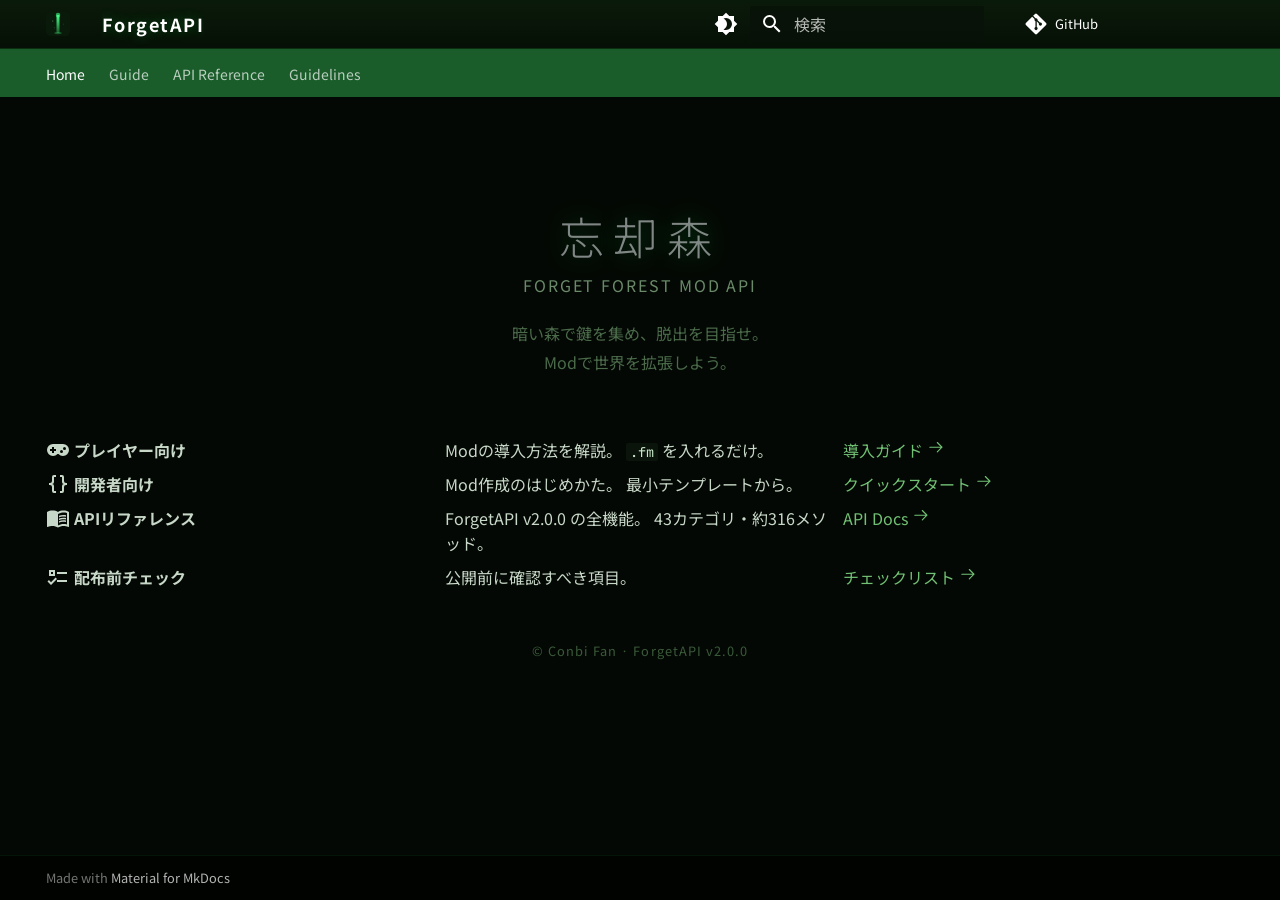
<file: index.html>
<!doctype html>
<html lang="ja" class="no-js">
  <head>
    
      <meta charset="utf-8">
      <meta name="viewport" content="width=device-width,initial-scale=1">
      
        <meta name="description" content="忘却森 Mod API 公式ドキュメント">
      
      
      
        <link rel="canonical" href="https://www.forgetapi.f5.si/">
      
      
      
        <link rel="next" href="guide/player-install/">
      
      
      <link rel="icon" href="assets/logo.svg">
      <meta name="generator" content="mkdocs-1.6.1, mkdocs-material-9.5.49">
    
    
      
        <title>ForgetAPI</title>
      
    
    
      <link rel="stylesheet" href="assets/stylesheets/main.6f8fc17f.min.css">
      
        
        <link rel="stylesheet" href="assets/stylesheets/palette.06af60db.min.css">
      
      


    
    
      
    
    
      
        
        
        <link rel="preconnect" href="https://fonts.gstatic.com" crossorigin>
        <link rel="stylesheet" href="https://fonts.googleapis.com/css?family=Noto+Sans+JP:300,300i,400,400i,700,700i%7CJetBrains+Mono:400,400i,700,700i&display=fallback">
        <style>:root{--md-text-font:"Noto Sans JP";--md-code-font:"JetBrains Mono"}</style>
      
    
    
      <link rel="stylesheet" href="stylesheets/custom.css">
    
    <script>__md_scope=new URL(".",location),__md_hash=e=>[...e].reduce(((e,_)=>(e<<5)-e+_.charCodeAt(0)),0),__md_get=(e,_=localStorage,t=__md_scope)=>JSON.parse(_.getItem(t.pathname+"."+e)),__md_set=(e,_,t=localStorage,a=__md_scope)=>{try{t.setItem(a.pathname+"."+e,JSON.stringify(_))}catch(e){}}</script>
    
      

    
    
    
  </head>
  
  
    
    
      
    
    
    
    
    <body dir="ltr" data-md-color-scheme="slate" data-md-color-primary="green" data-md-color-accent="light-green">
  
    
    <input class="md-toggle" data-md-toggle="drawer" type="checkbox" id="__drawer" autocomplete="off">
    <input class="md-toggle" data-md-toggle="search" type="checkbox" id="__search" autocomplete="off">
    <label class="md-overlay" for="__drawer"></label>
    <div data-md-component="skip">
      
    </div>
    <div data-md-component="announce">
      
    </div>
    
    
      

<header class="md-header" data-md-component="header">
  <nav class="md-header__inner md-grid" aria-label="ヘッダー">
    <a href="." title="ForgetAPI" class="md-header__button md-logo" aria-label="ForgetAPI" data-md-component="logo">
      
  <img src="assets/logo.svg" alt="logo">

    </a>
    <label class="md-header__button md-icon" for="__drawer">
      
      <svg xmlns="http://www.w3.org/2000/svg" viewBox="0 0 24 24"><path d="M3 6h18v2H3zm0 5h18v2H3zm0 5h18v2H3z"/></svg>
    </label>
    <div class="md-header__title" data-md-component="header-title">
      <div class="md-header__ellipsis">
        <div class="md-header__topic">
          <span class="md-ellipsis">
            ForgetAPI
          </span>
        </div>
        <div class="md-header__topic" data-md-component="header-topic">
          <span class="md-ellipsis">
            
              Home
            
          </span>
        </div>
      </div>
    </div>
    
      
        <form class="md-header__option" data-md-component="palette">
  
    
    
    
    <input class="md-option" data-md-color-media="" data-md-color-scheme="slate" data-md-color-primary="green" data-md-color-accent="light-green"  aria-label="ライトモード"  type="radio" name="__palette" id="__palette_0">
    
      <label class="md-header__button md-icon" title="ライトモード" for="__palette_1" hidden>
        <svg xmlns="http://www.w3.org/2000/svg" viewBox="0 0 24 24"><path d="M12 18c-.89 0-1.74-.2-2.5-.55C11.56 16.5 13 14.42 13 12s-1.44-4.5-3.5-5.45C10.26 6.2 11.11 6 12 6a6 6 0 0 1 6 6 6 6 0 0 1-6 6m8-9.31V4h-4.69L12 .69 8.69 4H4v4.69L.69 12 4 15.31V20h4.69L12 23.31 15.31 20H20v-4.69L23.31 12z"/></svg>
      </label>
    
  
    
    
    
    <input class="md-option" data-md-color-media="" data-md-color-scheme="default" data-md-color-primary="green" data-md-color-accent="green"  aria-label="ダークモード"  type="radio" name="__palette" id="__palette_1">
    
      <label class="md-header__button md-icon" title="ダークモード" for="__palette_0" hidden>
        <svg xmlns="http://www.w3.org/2000/svg" viewBox="0 0 24 24"><path d="M12 8a4 4 0 0 0-4 4 4 4 0 0 0 4 4 4 4 0 0 0 4-4 4 4 0 0 0-4-4m0 10a6 6 0 0 1-6-6 6 6 0 0 1 6-6 6 6 0 0 1 6 6 6 6 0 0 1-6 6m8-9.31V4h-4.69L12 .69 8.69 4H4v4.69L.69 12 4 15.31V20h4.69L12 23.31 15.31 20H20v-4.69L23.31 12z"/></svg>
      </label>
    
  
</form>
      
    
    
      <script>var palette=__md_get("__palette");if(palette&&palette.color){if("(prefers-color-scheme)"===palette.color.media){var media=matchMedia("(prefers-color-scheme: light)"),input=document.querySelector(media.matches?"[data-md-color-media='(prefers-color-scheme: light)']":"[data-md-color-media='(prefers-color-scheme: dark)']");palette.color.media=input.getAttribute("data-md-color-media"),palette.color.scheme=input.getAttribute("data-md-color-scheme"),palette.color.primary=input.getAttribute("data-md-color-primary"),palette.color.accent=input.getAttribute("data-md-color-accent")}for(var[key,value]of Object.entries(palette.color))document.body.setAttribute("data-md-color-"+key,value)}</script>
    
    
    
      <label class="md-header__button md-icon" for="__search">
        
        <svg xmlns="http://www.w3.org/2000/svg" viewBox="0 0 24 24"><path d="M9.5 3A6.5 6.5 0 0 1 16 9.5c0 1.61-.59 3.09-1.56 4.23l.27.27h.79l5 5-1.5 1.5-5-5v-.79l-.27-.27A6.52 6.52 0 0 1 9.5 16 6.5 6.5 0 0 1 3 9.5 6.5 6.5 0 0 1 9.5 3m0 2C7 5 5 7 5 9.5S7 14 9.5 14 14 12 14 9.5 12 5 9.5 5"/></svg>
      </label>
      <div class="md-search" data-md-component="search" role="dialog">
  <label class="md-search__overlay" for="__search"></label>
  <div class="md-search__inner" role="search">
    <form class="md-search__form" name="search">
      <input type="text" class="md-search__input" name="query" aria-label="検索" placeholder="検索" autocapitalize="off" autocorrect="off" autocomplete="off" spellcheck="false" data-md-component="search-query" required>
      <label class="md-search__icon md-icon" for="__search">
        
        <svg xmlns="http://www.w3.org/2000/svg" viewBox="0 0 24 24"><path d="M9.5 3A6.5 6.5 0 0 1 16 9.5c0 1.61-.59 3.09-1.56 4.23l.27.27h.79l5 5-1.5 1.5-5-5v-.79l-.27-.27A6.52 6.52 0 0 1 9.5 16 6.5 6.5 0 0 1 3 9.5 6.5 6.5 0 0 1 9.5 3m0 2C7 5 5 7 5 9.5S7 14 9.5 14 14 12 14 9.5 12 5 9.5 5"/></svg>
        
        <svg xmlns="http://www.w3.org/2000/svg" viewBox="0 0 24 24"><path d="M20 11v2H8l5.5 5.5-1.42 1.42L4.16 12l7.92-7.92L13.5 5.5 8 11z"/></svg>
      </label>
      <nav class="md-search__options" aria-label="検索">
        
        <button type="reset" class="md-search__icon md-icon" title="クリア" aria-label="クリア" tabindex="-1">
          
          <svg xmlns="http://www.w3.org/2000/svg" viewBox="0 0 24 24"><path d="M19 6.41 17.59 5 12 10.59 6.41 5 5 6.41 10.59 12 5 17.59 6.41 19 12 13.41 17.59 19 19 17.59 13.41 12z"/></svg>
        </button>
      </nav>
      
        <div class="md-search__suggest" data-md-component="search-suggest"></div>
      
    </form>
    <div class="md-search__output">
      <div class="md-search__scrollwrap" tabindex="0" data-md-scrollfix>
        <div class="md-search-result" data-md-component="search-result">
          <div class="md-search-result__meta">
            検索を初期化
          </div>
          <ol class="md-search-result__list" role="presentation"></ol>
        </div>
      </div>
    </div>
  </div>
</div>
    
    
      <div class="md-header__source">
        <a href="https://github.com/conbifan/forgetapi-docs" title="リポジトリへ" class="md-source" data-md-component="source">
  <div class="md-source__icon md-icon">
    
    <svg xmlns="http://www.w3.org/2000/svg" viewBox="0 0 448 512"><!--! Font Awesome Free 6.7.1 by @fontawesome - https://fontawesome.com License - https://fontawesome.com/license/free (Icons: CC BY 4.0, Fonts: SIL OFL 1.1, Code: MIT License) Copyright 2024 Fonticons, Inc.--><path d="M439.55 236.05 244 40.45a28.87 28.87 0 0 0-40.81 0l-40.66 40.63 51.52 51.52c27.06-9.14 52.68 16.77 43.39 43.68l49.66 49.66c34.23-11.8 61.18 31 35.47 56.69-26.49 26.49-70.21-2.87-56-37.34L240.22 199v121.85c25.3 12.54 22.26 41.85 9.08 55a34.34 34.34 0 0 1-48.55 0c-17.57-17.6-11.07-46.91 11.25-56v-123c-20.8-8.51-24.6-30.74-18.64-45L142.57 101 8.45 235.14a28.86 28.86 0 0 0 0 40.81l195.61 195.6a28.86 28.86 0 0 0 40.8 0l194.69-194.69a28.86 28.86 0 0 0 0-40.81"/></svg>
  </div>
  <div class="md-source__repository">
    GitHub
  </div>
</a>
      </div>
    
  </nav>
  
</header>
    
    <div class="md-container" data-md-component="container">
      
      
        
          
            
<nav class="md-tabs" aria-label="タブ" data-md-component="tabs">
  <div class="md-grid">
    <ul class="md-tabs__list">
      
        
  
  
    
  
  
    <li class="md-tabs__item md-tabs__item--active">
      <a href="." class="md-tabs__link">
        
  
    
  
  Home

      </a>
    </li>
  

      
        
  
  
  
    
    
      <li class="md-tabs__item">
        <a href="guide/player-install/" class="md-tabs__link">
          
  
  Guide

        </a>
      </li>
    
  

      
        
  
  
  
    
    
      <li class="md-tabs__item">
        <a href="api/core/" class="md-tabs__link">
          
  
  API Reference

        </a>
      </li>
    
  

      
        
  
  
  
    
    
      <li class="md-tabs__item">
        <a href="guidelines/checklist/" class="md-tabs__link">
          
  
  Guidelines

        </a>
      </li>
    
  

      
    </ul>
  </div>
</nav>
          
        
      
      <main class="md-main" data-md-component="main">
        <div class="md-main__inner md-grid">
          
            
              
                
              
              <div class="md-sidebar md-sidebar--primary" data-md-component="sidebar" data-md-type="navigation" hidden>
                <div class="md-sidebar__scrollwrap">
                  <div class="md-sidebar__inner">
                    


  


<nav class="md-nav md-nav--primary md-nav--lifted" aria-label="ナビゲーション" data-md-level="0">
  <label class="md-nav__title" for="__drawer">
    <a href="." title="ForgetAPI" class="md-nav__button md-logo" aria-label="ForgetAPI" data-md-component="logo">
      
  <img src="assets/logo.svg" alt="logo">

    </a>
    ForgetAPI
  </label>
  
    <div class="md-nav__source">
      <a href="https://github.com/conbifan/forgetapi-docs" title="リポジトリへ" class="md-source" data-md-component="source">
  <div class="md-source__icon md-icon">
    
    <svg xmlns="http://www.w3.org/2000/svg" viewBox="0 0 448 512"><!--! Font Awesome Free 6.7.1 by @fontawesome - https://fontawesome.com License - https://fontawesome.com/license/free (Icons: CC BY 4.0, Fonts: SIL OFL 1.1, Code: MIT License) Copyright 2024 Fonticons, Inc.--><path d="M439.55 236.05 244 40.45a28.87 28.87 0 0 0-40.81 0l-40.66 40.63 51.52 51.52c27.06-9.14 52.68 16.77 43.39 43.68l49.66 49.66c34.23-11.8 61.18 31 35.47 56.69-26.49 26.49-70.21-2.87-56-37.34L240.22 199v121.85c25.3 12.54 22.26 41.85 9.08 55a34.34 34.34 0 0 1-48.55 0c-17.57-17.6-11.07-46.91 11.25-56v-123c-20.8-8.51-24.6-30.74-18.64-45L142.57 101 8.45 235.14a28.86 28.86 0 0 0 0 40.81l195.61 195.6a28.86 28.86 0 0 0 40.8 0l194.69-194.69a28.86 28.86 0 0 0 0-40.81"/></svg>
  </div>
  <div class="md-source__repository">
    GitHub
  </div>
</a>
    </div>
  
  <ul class="md-nav__list" data-md-scrollfix>
    
      
      
  
  
    
  
  
  
    <li class="md-nav__item md-nav__item--active">
      
      <input class="md-nav__toggle md-toggle" type="checkbox" id="__toc">
      
      
      
      <a href="." class="md-nav__link md-nav__link--active">
        
  
  <span class="md-ellipsis">
    Home
  </span>
  

      </a>
      
    </li>
  

    
      
      
  
  
  
  
    
    
    
      
      
        
      
    
    
    <li class="md-nav__item md-nav__item--nested">
      
        
        
          
        
        <input class="md-nav__toggle md-toggle md-toggle--indeterminate" type="checkbox" id="__nav_2" >
        
          
          <label class="md-nav__link" for="__nav_2" id="__nav_2_label" tabindex="0">
            
  
  <span class="md-ellipsis">
    Guide
  </span>
  

            <span class="md-nav__icon md-icon"></span>
          </label>
        
        <nav class="md-nav" data-md-level="1" aria-labelledby="__nav_2_label" aria-expanded="false">
          <label class="md-nav__title" for="__nav_2">
            <span class="md-nav__icon md-icon"></span>
            Guide
          </label>
          <ul class="md-nav__list" data-md-scrollfix>
            
              
                
  
  
  
  
    <li class="md-nav__item">
      <a href="guide/player-install/" class="md-nav__link">
        
  
  <span class="md-ellipsis">
    Mod導入方法
  </span>
  

      </a>
    </li>
  

              
            
              
                
  
  
  
  
    <li class="md-nav__item">
      <a href="guide/mod-author-start/" class="md-nav__link">
        
  
  <span class="md-ellipsis">
    Mod作成はじめかた
  </span>
  

      </a>
    </li>
  

              
            
              
                
  
  
  
  
    <li class="md-nav__item">
      <a href="guide/fm-spec/" class="md-nav__link">
        
  
  <span class="md-ellipsis">
    .fmファイル仕様
  </span>
  

      </a>
    </li>
  

              
            
          </ul>
        </nav>
      
    </li>
  

    
      
      
  
  
  
  
    
    
    
      
      
        
      
    
    
    <li class="md-nav__item md-nav__item--nested">
      
        
        
          
        
        <input class="md-nav__toggle md-toggle md-toggle--indeterminate" type="checkbox" id="__nav_3" >
        
          
          <label class="md-nav__link" for="__nav_3" id="__nav_3_label" tabindex="0">
            
  
  <span class="md-ellipsis">
    API Reference
  </span>
  

            <span class="md-nav__icon md-icon"></span>
          </label>
        
        <nav class="md-nav" data-md-level="1" aria-labelledby="__nav_3_label" aria-expanded="false">
          <label class="md-nav__title" for="__nav_3">
            <span class="md-nav__icon md-icon"></span>
            API Reference
          </label>
          <ul class="md-nav__list" data-md-scrollfix>
            
              
                
  
  
  
  
    <li class="md-nav__item">
      <a href="api/core/" class="md-nav__link">
        
  
  <span class="md-ellipsis">
    Core
  </span>
  

      </a>
    </li>
  

              
            
          </ul>
        </nav>
      
    </li>
  

    
      
      
  
  
  
  
    
    
    
      
      
        
      
    
    
    <li class="md-nav__item md-nav__item--nested">
      
        
        
          
        
        <input class="md-nav__toggle md-toggle md-toggle--indeterminate" type="checkbox" id="__nav_4" >
        
          
          <label class="md-nav__link" for="__nav_4" id="__nav_4_label" tabindex="0">
            
  
  <span class="md-ellipsis">
    Guidelines
  </span>
  

            <span class="md-nav__icon md-icon"></span>
          </label>
        
        <nav class="md-nav" data-md-level="1" aria-labelledby="__nav_4_label" aria-expanded="false">
          <label class="md-nav__title" for="__nav_4">
            <span class="md-nav__icon md-icon"></span>
            Guidelines
          </label>
          <ul class="md-nav__list" data-md-scrollfix>
            
              
                
  
  
  
  
    <li class="md-nav__item">
      <a href="guidelines/checklist/" class="md-nav__link">
        
  
  <span class="md-ellipsis">
    チェックリスト
  </span>
  

      </a>
    </li>
  

              
            
          </ul>
        </nav>
      
    </li>
  

    
  </ul>
</nav>
                  </div>
                </div>
              </div>
            
            
              
                
              
              <div class="md-sidebar md-sidebar--secondary" data-md-component="sidebar" data-md-type="toc" hidden>
                <div class="md-sidebar__scrollwrap">
                  <div class="md-sidebar__inner">
                    

<nav class="md-nav md-nav--secondary" aria-label="目次">
  
  
  
  
</nav>
                  </div>
                </div>
              </div>
            
          
          
            <div class="md-content" data-md-component="content">
              <article class="md-content__inner md-typeset">
                
                  

  
  


<div style="text-align:center; padding:60px 0 30px;">
  <h1 style="font-size:2.8em; letter-spacing:0.2em; margin-bottom:8px; text-shadow:0 0 25px rgba(0,255,80,0.25);">
    忘却森
  </h1>
  <p style="color:#6a8a6a; letter-spacing:0.12em; font-size:1em; margin-top:0;">
    FORGET FOREST MOD API
  </p>
  <p style="color:#4a6a4a; margin-top:20px; max-width:480px; margin-left:auto; margin-right:auto; line-height:1.8;">
    暗い森で鍵を集め、脱出を目指せ。<br>
    Modで世界を拡張しよう。
  </p>
</div>

<div class="grid cards">
<p><span class="twemoji lg"><svg xmlns="http://www.w3.org/2000/svg" viewBox="0 0 24 24"><path d="M7 6h10a6 6 0 0 1 6 6 6 6 0 0 1-6 6c-1.78 0-3.37-.77-4.47-2h-1.06c-1.1 1.23-2.69 2-4.47 2a6 6 0 0 1-6-6 6 6 0 0 1 6-6M6 9v2H4v2h2v2h2v-2h2v-2H8V9zm9.5 3a1.5 1.5 0 0 0-1.5 1.5 1.5 1.5 0 0 0 1.5 1.5 1.5 1.5 0 0 0 1.5-1.5 1.5 1.5 0 0 0-1.5-1.5m3-3a1.5 1.5 0 0 0-1.5 1.5 1.5 1.5 0 0 0 1.5 1.5 1.5 1.5 0 0 0 1.5-1.5A1.5 1.5 0 0 0 18.5 9"/></svg></span> <strong>プレイヤー向け</strong></p>
<p>Modの導入方法を解説。
<code>.fm</code> を入れるだけ。</p>
<p><a href="guide/player-install/">導入ガイド <span class="twemoji"><svg xmlns="http://www.w3.org/2000/svg" viewBox="0 0 24 24"><path d="M13.22 19.03a.75.75 0 0 1 0-1.06L18.19 13H3.75a.75.75 0 0 1 0-1.5h14.44l-4.97-4.97a.749.749 0 0 1 .326-1.275.75.75 0 0 1 .734.215l6.25 6.25a.75.75 0 0 1 0 1.06l-6.25 6.25a.75.75 0 0 1-1.06 0"/></svg></span></a></p>
<p><span class="twemoji lg"><svg xmlns="http://www.w3.org/2000/svg" viewBox="0 0 24 24"><path d="M8 3a2 2 0 0 0-2 2v4a2 2 0 0 1-2 2H3v2h1a2 2 0 0 1 2 2v4a2 2 0 0 0 2 2h2v-2H8v-5a2 2 0 0 0-2-2 2 2 0 0 0 2-2V5h2V3m6 0a2 2 0 0 1 2 2v4a2 2 0 0 0 2 2h1v2h-1a2 2 0 0 0-2 2v4a2 2 0 0 1-2 2h-2v-2h2v-5a2 2 0 0 1 2-2 2 2 0 0 1-2-2V5h-2V3z"/></svg></span> <strong>開発者向け</strong></p>
<p>Mod作成のはじめかた。
最小テンプレートから。</p>
<p><a href="guide/mod-author-start/">クイックスタート <span class="twemoji"><svg xmlns="http://www.w3.org/2000/svg" viewBox="0 0 24 24"><path d="M13.22 19.03a.75.75 0 0 1 0-1.06L18.19 13H3.75a.75.75 0 0 1 0-1.5h14.44l-4.97-4.97a.749.749 0 0 1 .326-1.275.75.75 0 0 1 .734.215l6.25 6.25a.75.75 0 0 1 0 1.06l-6.25 6.25a.75.75 0 0 1-1.06 0"/></svg></span></a></p>
<p><span class="twemoji lg"><svg xmlns="http://www.w3.org/2000/svg" viewBox="0 0 24 24"><path d="M12 21.5c-1.35-.85-3.8-1.5-5.5-1.5-1.65 0-3.35.3-4.75 1.05-.1.05-.15.05-.25.05-.25 0-.5-.25-.5-.5V6c.6-.45 1.25-.75 2-1 1.11-.35 2.33-.5 3.5-.5 1.95 0 4.05.4 5.5 1.5 1.45-1.1 3.55-1.5 5.5-1.5 1.17 0 2.39.15 3.5.5.75.25 1.4.55 2 1v14.6c0 .25-.25.5-.5.5-.1 0-.15 0-.25-.05-1.4-.75-3.1-1.05-4.75-1.05-1.7 0-4.15.65-5.5 1.5M12 8v11.5c1.35-.85 3.8-1.5 5.5-1.5 1.2 0 2.4.15 3.5.5V7c-1.1-.35-2.3-.5-3.5-.5-1.7 0-4.15.65-5.5 1.5m1 3.5c1.11-.68 2.6-1 4.5-1 .91 0 1.76.09 2.5.28V9.23c-.87-.15-1.71-.23-2.5-.23q-2.655 0-4.5.84zm4.5.17c-1.71 0-3.21.26-4.5.79v1.69c1.11-.65 2.6-.99 4.5-.99 1.04 0 1.88.08 2.5.24v-1.5c-.87-.16-1.71-.23-2.5-.23m2.5 2.9c-.87-.16-1.71-.24-2.5-.24-1.83 0-3.33.27-4.5.8v1.69c1.11-.66 2.6-.99 4.5-.99 1.04 0 1.88.08 2.5.24z"/></svg></span> <strong>APIリファレンス</strong></p>
<p>ForgetAPI v2.0.0 の全機能。
43カテゴリ・約316メソッド。</p>
<p><a href="api/core/">API Docs <span class="twemoji"><svg xmlns="http://www.w3.org/2000/svg" viewBox="0 0 24 24"><path d="M13.22 19.03a.75.75 0 0 1 0-1.06L18.19 13H3.75a.75.75 0 0 1 0-1.5h14.44l-4.97-4.97a.749.749 0 0 1 .326-1.275.75.75 0 0 1 .734.215l6.25 6.25a.75.75 0 0 1 0 1.06l-6.25 6.25a.75.75 0 0 1-1.06 0"/></svg></span></a></p>
<p><span class="twemoji lg"><svg xmlns="http://www.w3.org/2000/svg" viewBox="0 0 24 24"><path d="M3 5h6v6H3zm2 2v2h2V7zm6 0h10v2H11zm0 8h10v2H11zm-6 5-3.5-3.5 1.41-1.41L5 17.17l4.59-4.58L11 14z"/></svg></span> <strong>配布前チェック</strong></p>
<p>公開前に確認すべき項目。</p>
<p><a href="guidelines/checklist/">チェックリスト <span class="twemoji"><svg xmlns="http://www.w3.org/2000/svg" viewBox="0 0 24 24"><path d="M13.22 19.03a.75.75 0 0 1 0-1.06L18.19 13H3.75a.75.75 0 0 1 0-1.5h14.44l-4.97-4.97a.749.749 0 0 1 .326-1.275.75.75 0 0 1 .734.215l6.25 6.25a.75.75 0 0 1 0 1.06l-6.25 6.25a.75.75 0 0 1-1.06 0"/></svg></span></a></p>
</div>
<div style="text-align:center; margin-top:50px; color:#3a5a3a; font-size:0.8em; letter-spacing:0.08em;">
  © Conbi Fan · ForgetAPI v2.0.0
</div>







  
  




  



                
              </article>
            </div>
          
          
<script>var target=document.getElementById(location.hash.slice(1));target&&target.name&&(target.checked=target.name.startsWith("__tabbed_"))</script>
        </div>
        
      </main>
      
        <footer class="md-footer">
  
  <div class="md-footer-meta md-typeset">
    <div class="md-footer-meta__inner md-grid">
      <div class="md-copyright">
  
  
    Made with
    <a href="https://squidfunk.github.io/mkdocs-material/" target="_blank" rel="noopener">
      Material for MkDocs
    </a>
  
</div>
      
    </div>
  </div>
</footer>
      
    </div>
    <div class="md-dialog" data-md-component="dialog">
      <div class="md-dialog__inner md-typeset"></div>
    </div>
    
    
    <script id="__config" type="application/json">{"base": ".", "features": ["navigation.tabs", "navigation.sections", "navigation.expand", "search.suggest", "search.highlight", "content.code.copy", "content.code.annotate"], "search": "assets/javascripts/workers/search.6ce7567c.min.js", "translations": {"clipboard.copied": "\u30b3\u30d4\u30fc\u3057\u307e\u3057\u305f", "clipboard.copy": "\u30af\u30ea\u30c3\u30d7\u30dc\u30fc\u30c9\u3078\u30b3\u30d4\u30fc", "search.result.more.one": "\u3053\u306e\u30da\u30fc\u30b8\u5185\u306b\u3082\u30461\u4ef6\u898b\u3064\u304b\u308a\u307e\u3057\u305f", "search.result.more.other": "\u3053\u306e\u30da\u30fc\u30b8\u5185\u306b\u3042\u3068#\u4ef6\u898b\u3064\u304b\u308a\u307e\u3057\u305f", "search.result.none": "\u4f55\u3082\u898b\u3064\u304b\u308a\u307e\u305b\u3093\u3067\u3057\u305f", "search.result.one": "1\u4ef6\u898b\u3064\u304b\u308a\u307e\u3057\u305f", "search.result.other": "#\u4ef6\u898b\u3064\u304b\u308a\u307e\u3057\u305f", "search.result.placeholder": "\u691c\u7d22\u30ad\u30fc\u30ef\u30fc\u30c9\u3092\u5165\u529b\u3057\u3066\u304f\u3060\u3055\u3044", "search.result.term.missing": "\u691c\u7d22\u306b\u542b\u307e\u308c\u306a\u3044", "select.version": "\u30d0\u30fc\u30b8\u30e7\u30f3\u5207\u308a\u66ff\u3048"}}</script>
    
    
      <script src="assets/javascripts/bundle.88dd0f4e.min.js"></script>
      
    
  </body>
</html>
</file>
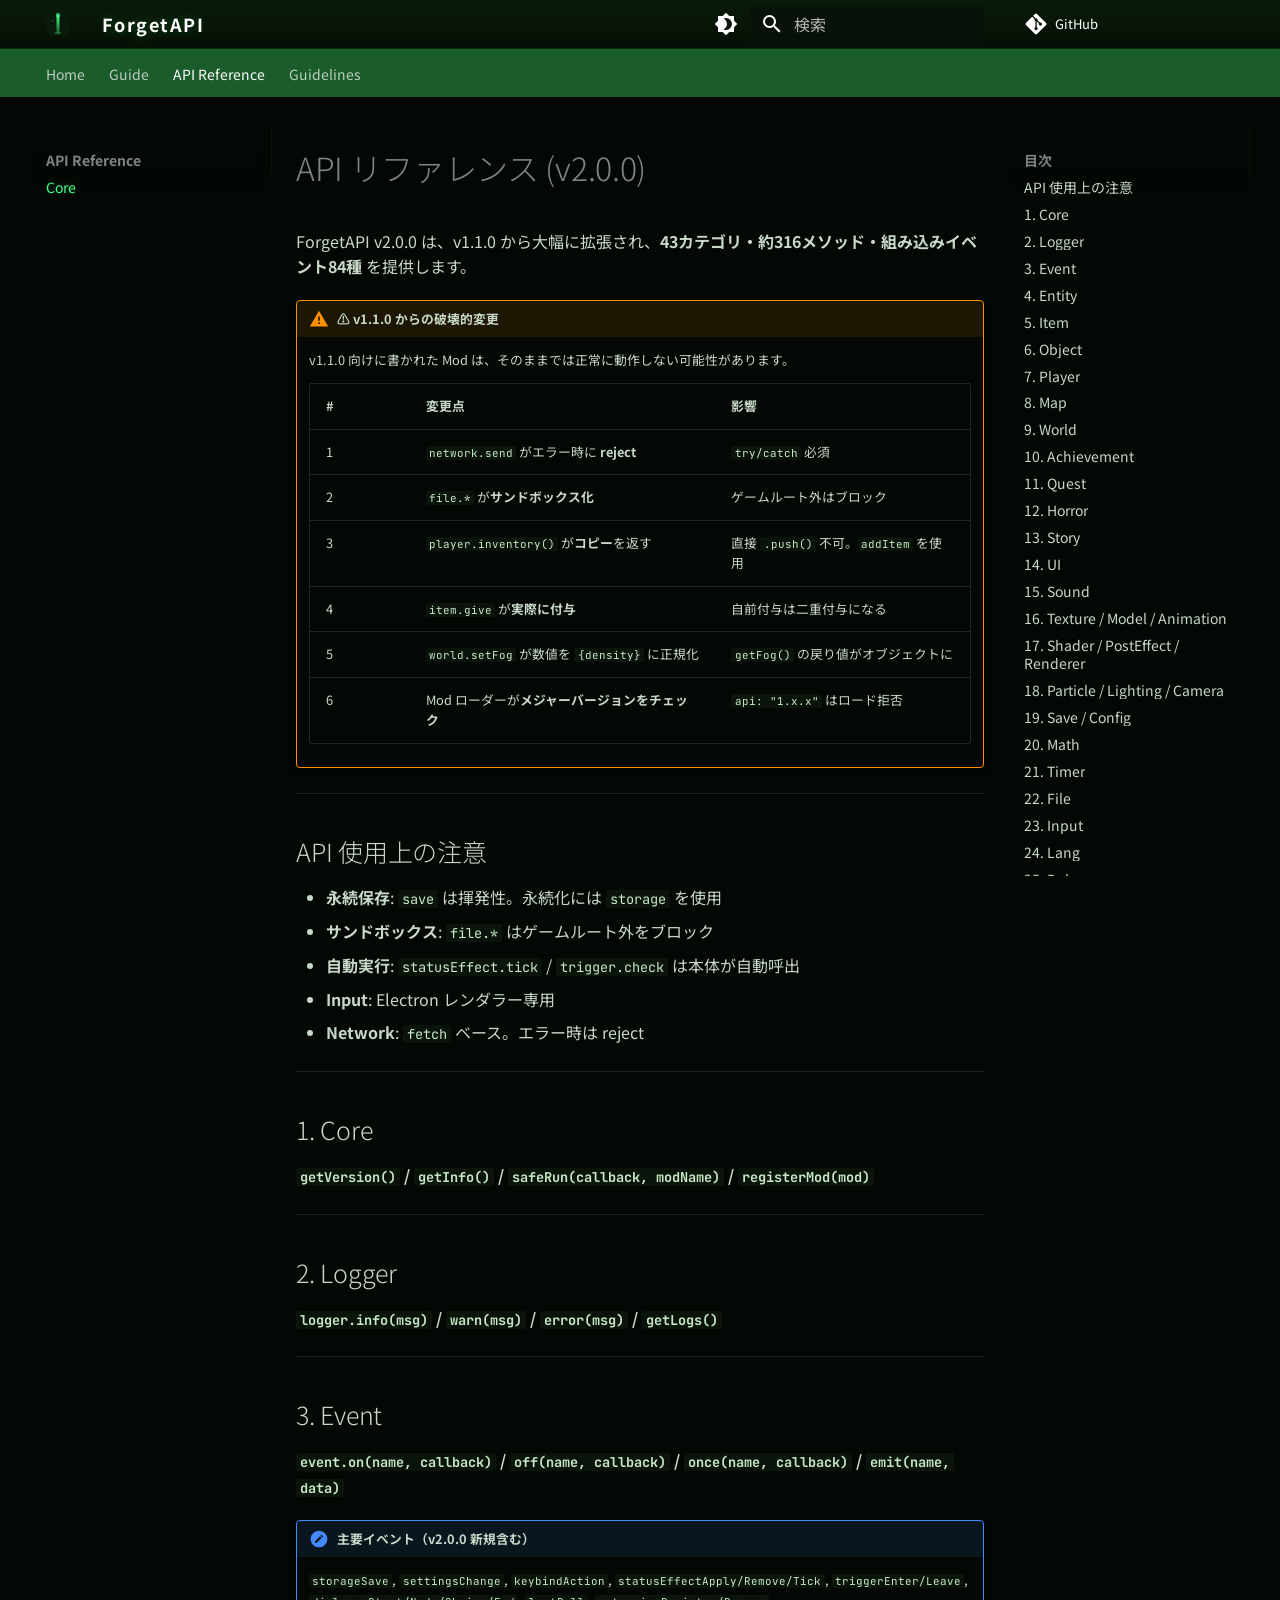
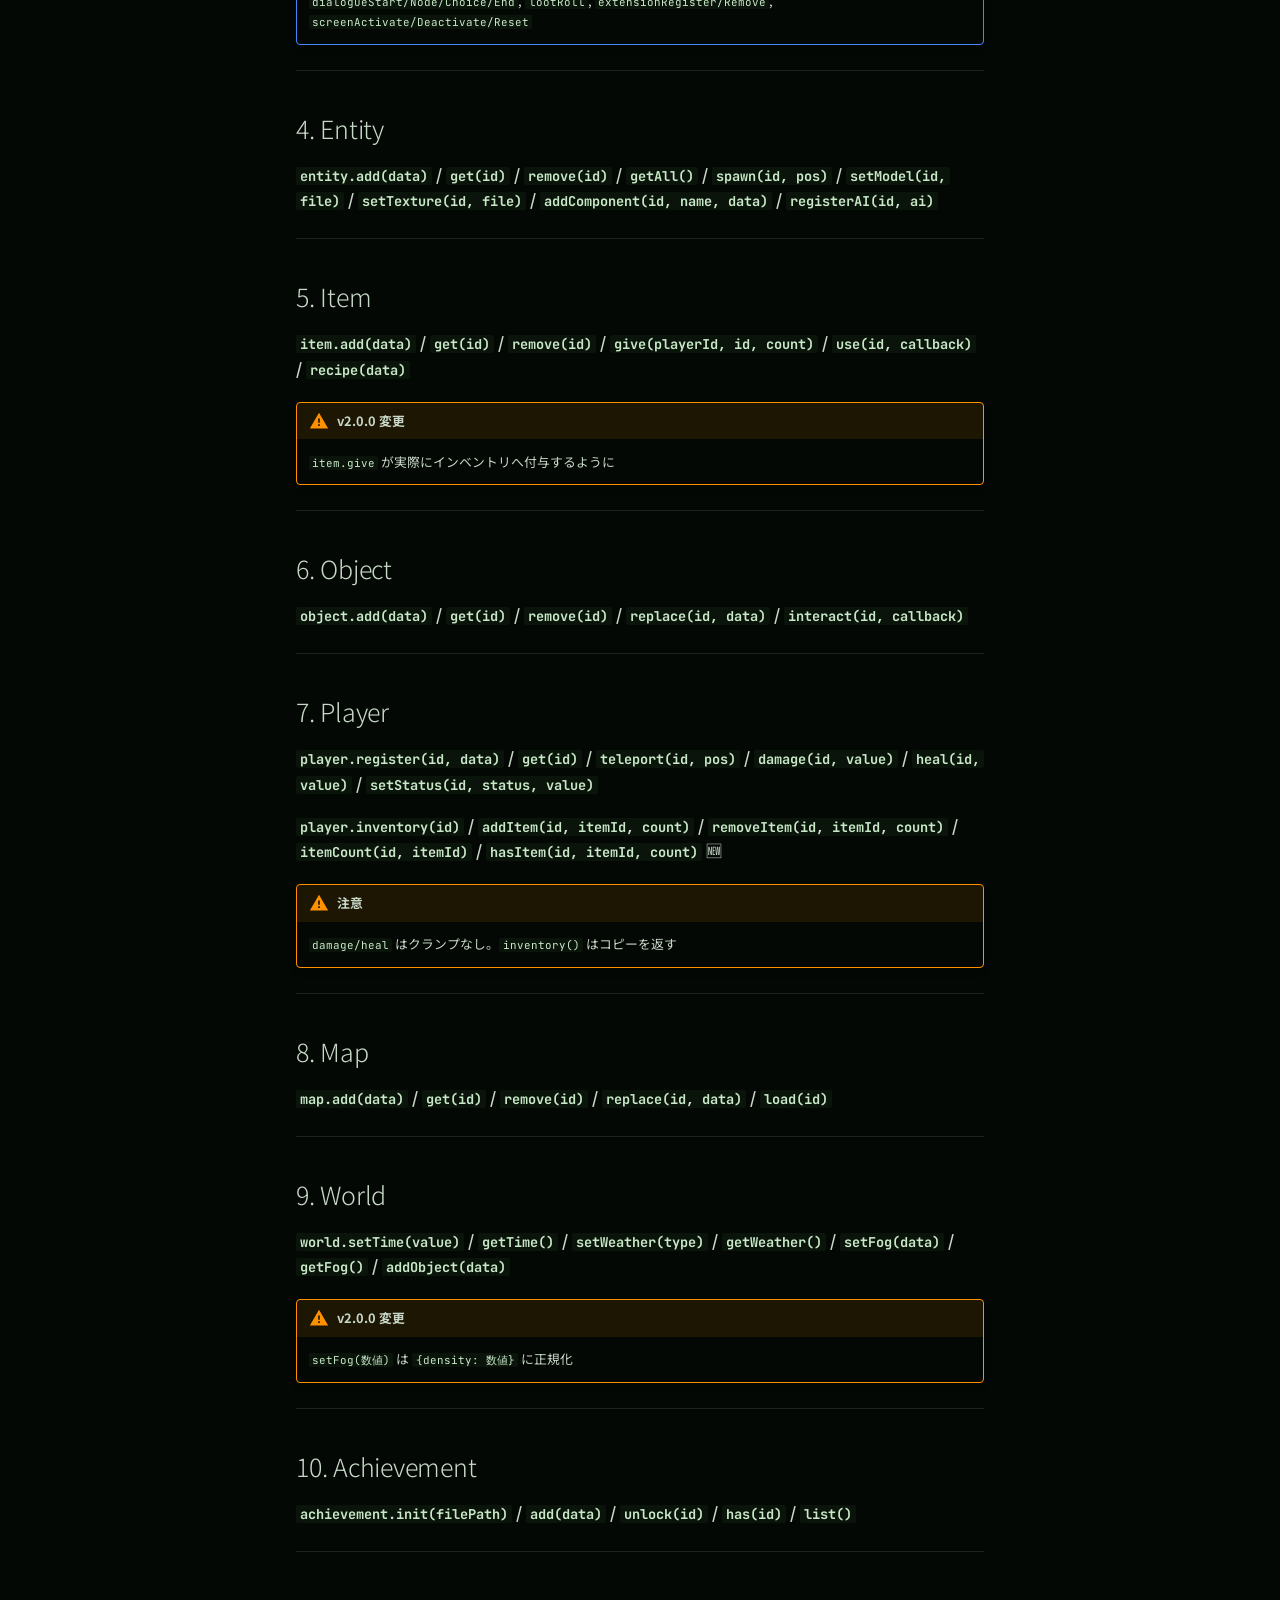
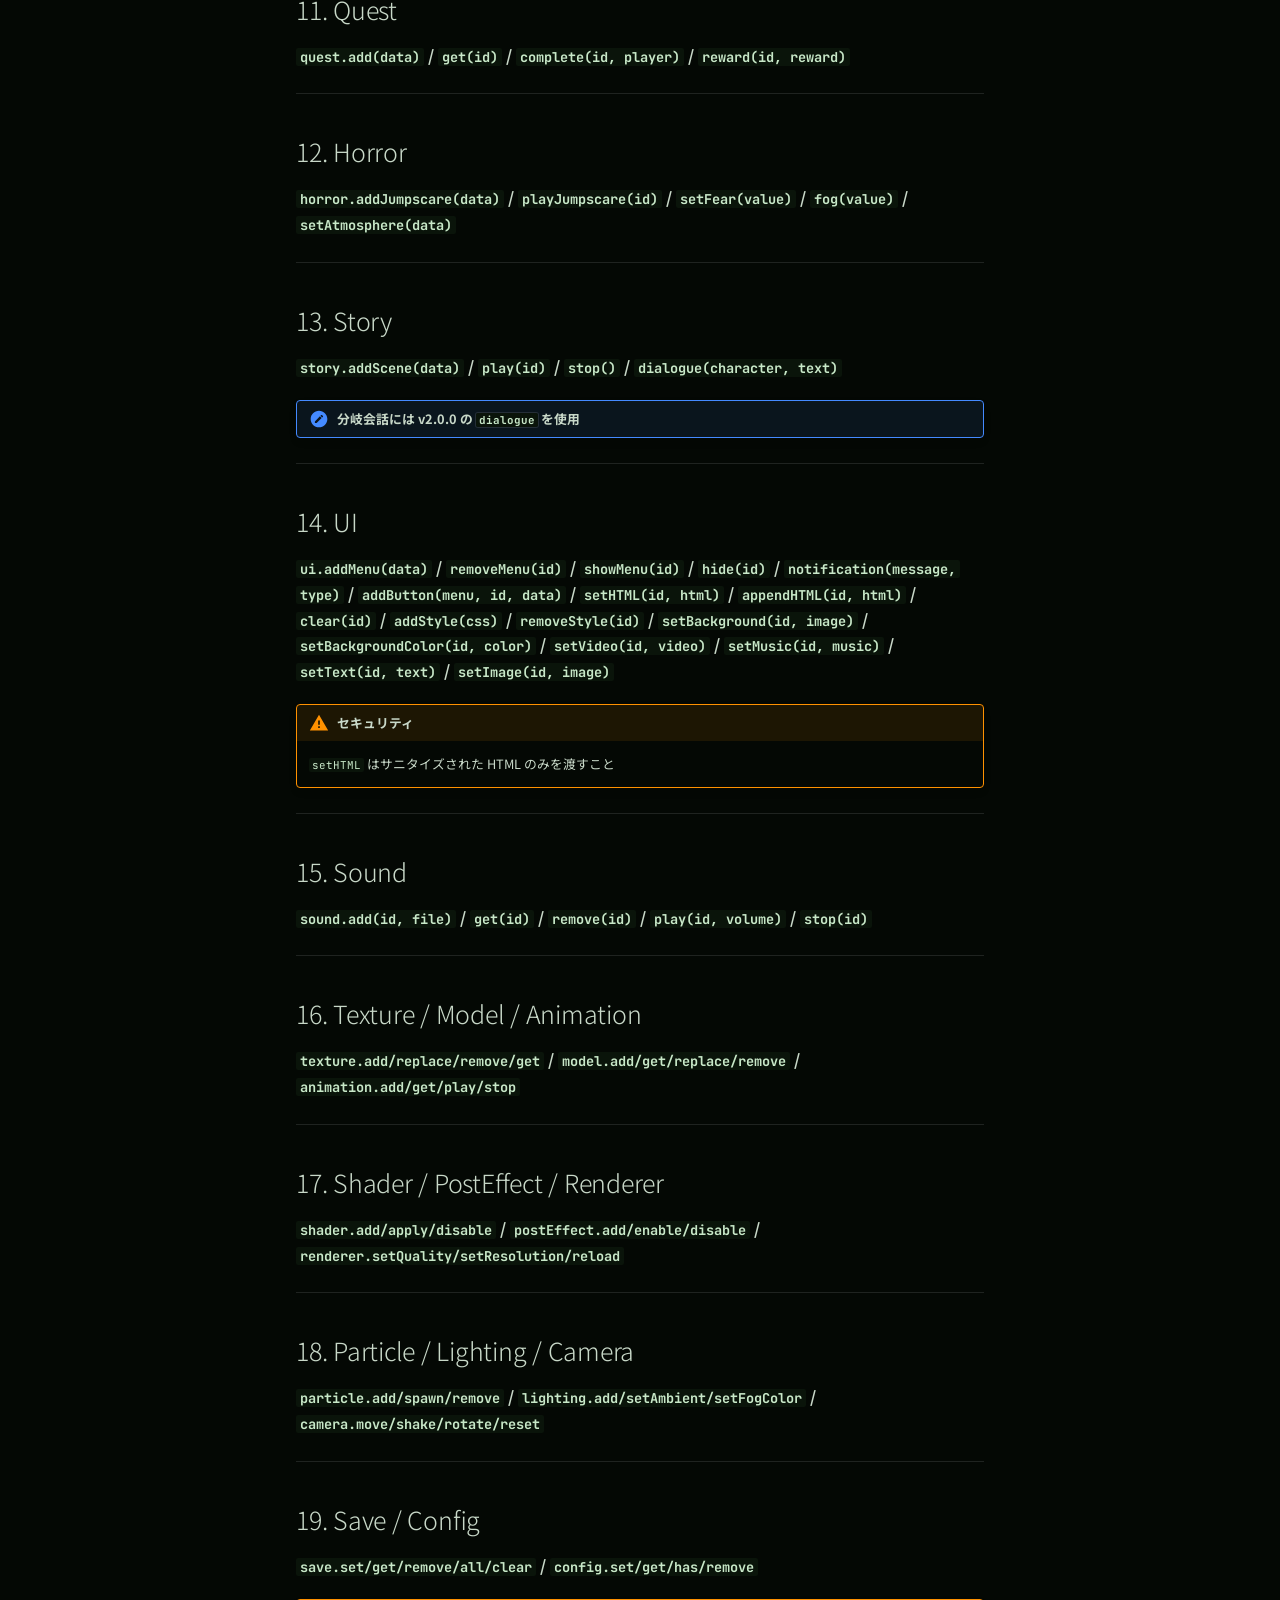
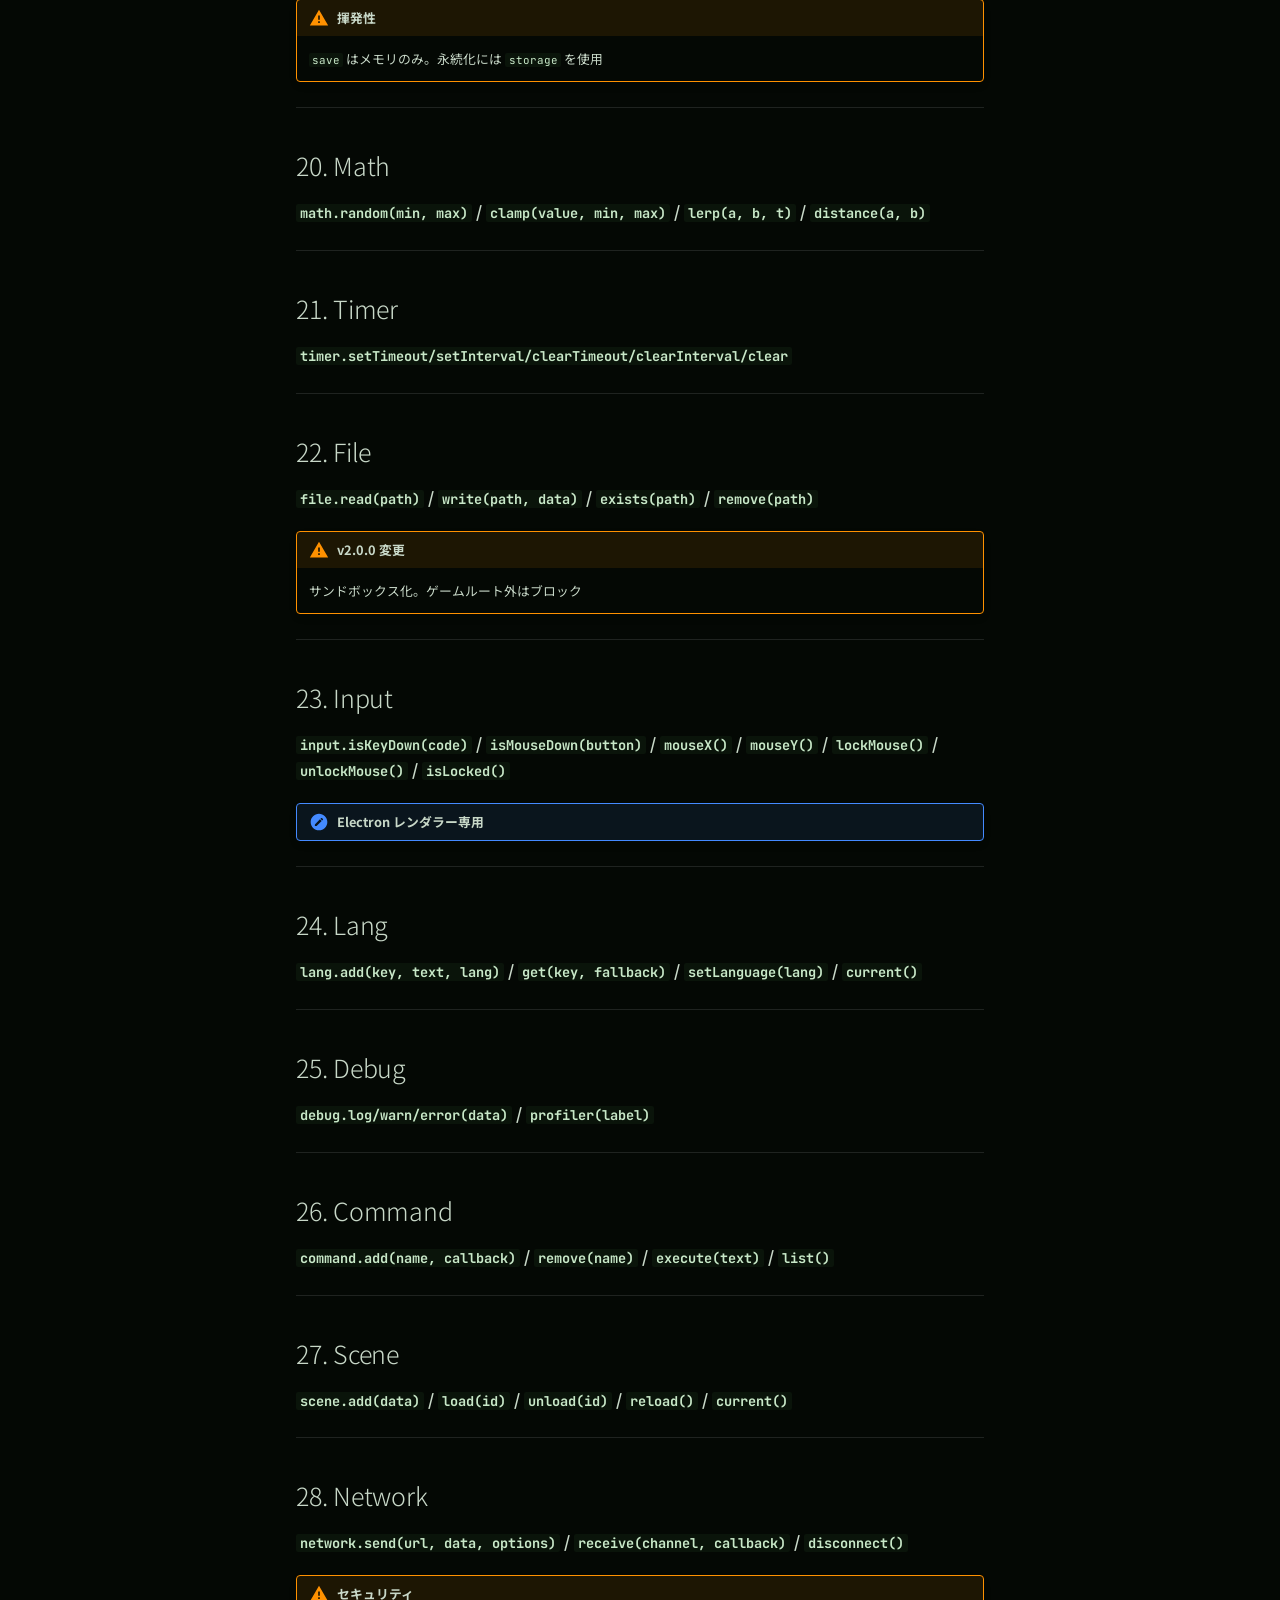
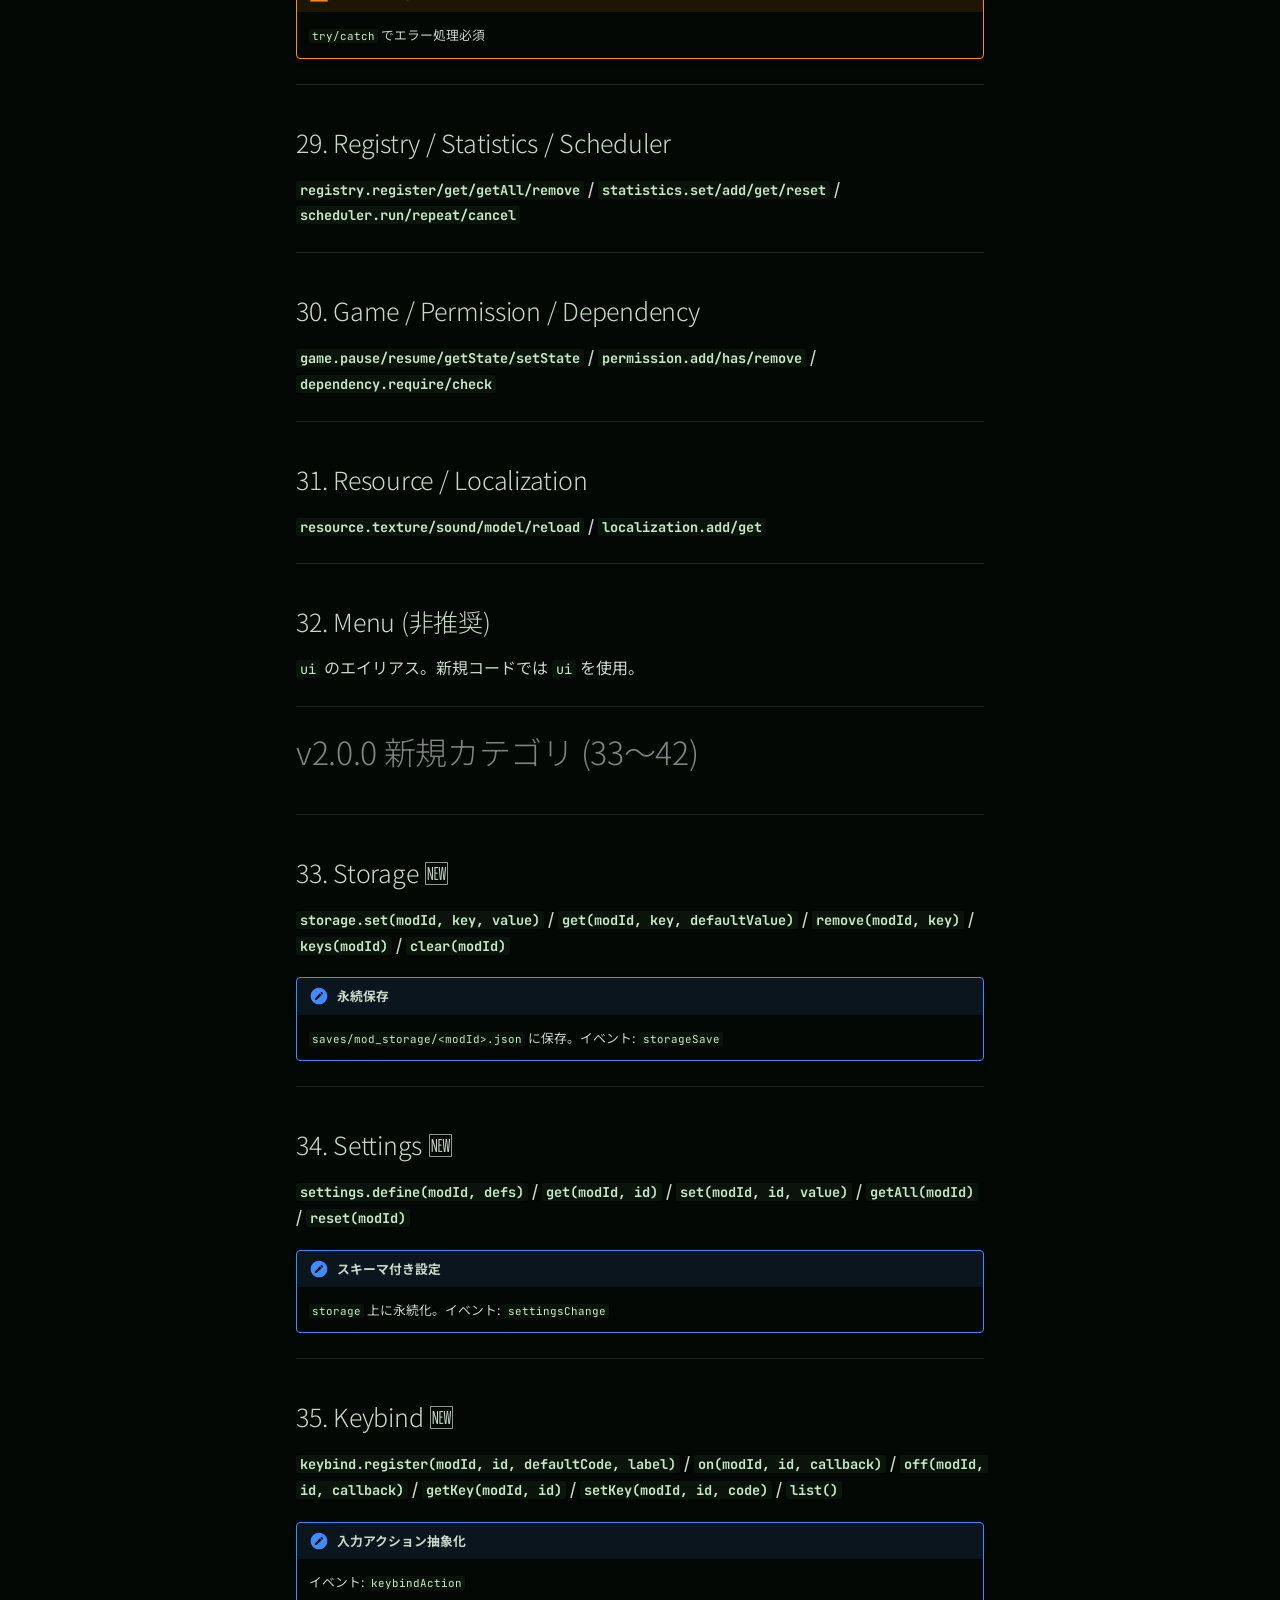
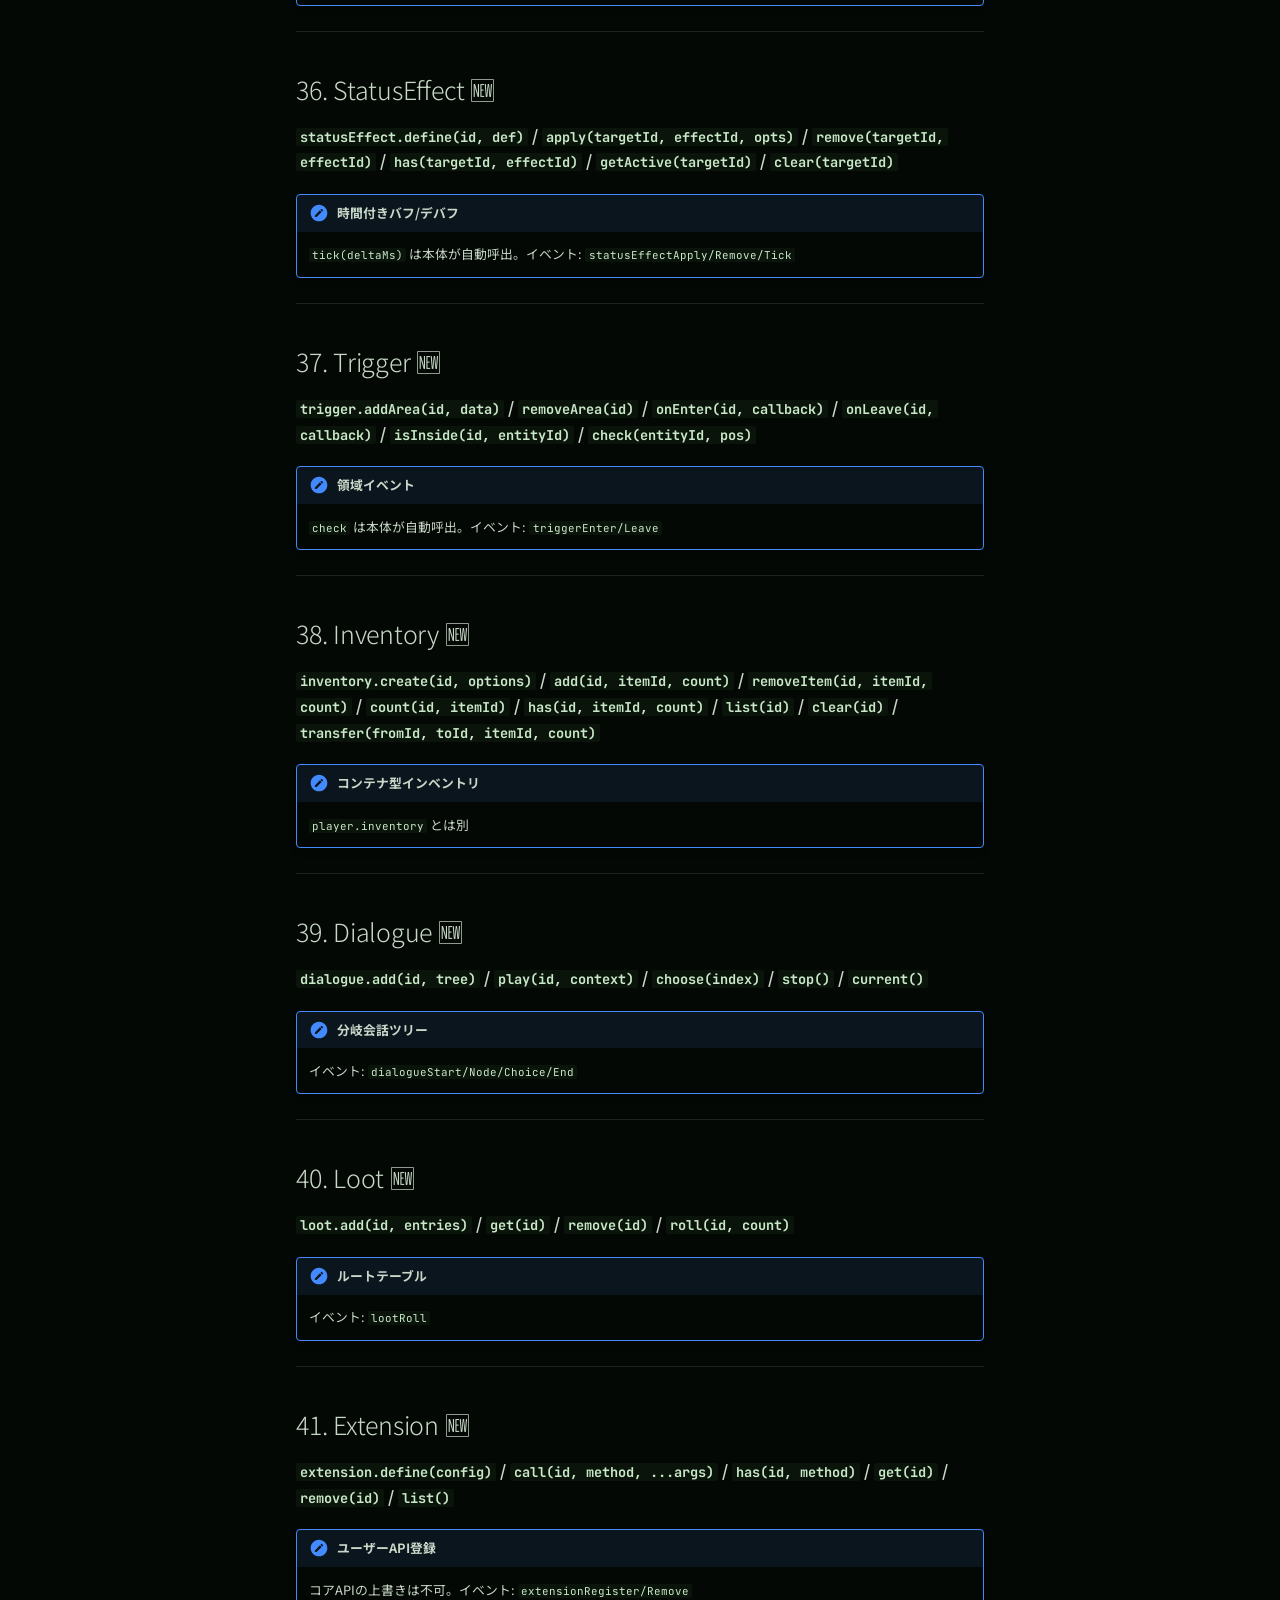
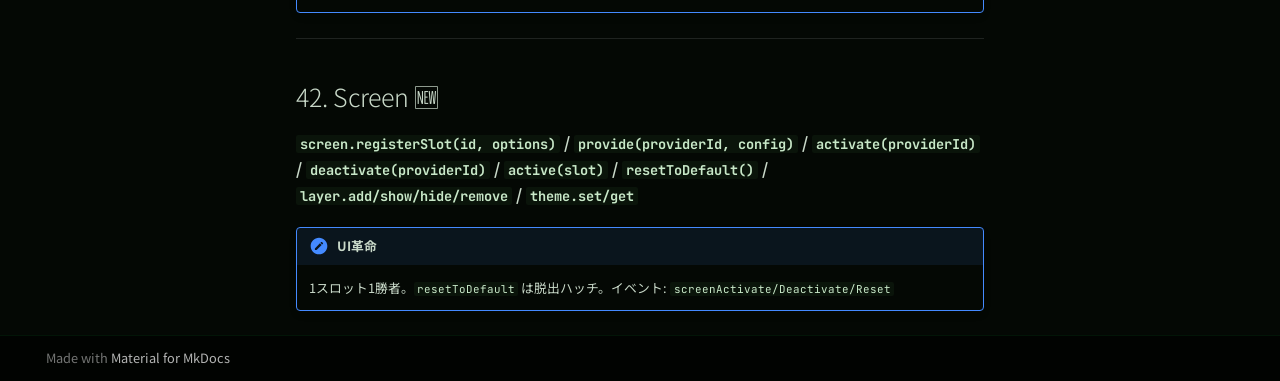
<file: api/core/index.html>
<!doctype html>
<html lang="ja" class="no-js">
  <head>
    
      <meta charset="utf-8">
      <meta name="viewport" content="width=device-width,initial-scale=1">
      
        <meta name="description" content="忘却森 Mod API 公式ドキュメント">
      
      
      
        <link rel="canonical" href="https://www.forgetapi.f5.si/api/core/">
      
      
        <link rel="prev" href="../../guide/fm-spec/">
      
      
        <link rel="next" href="../../guidelines/checklist/">
      
      
      <link rel="icon" href="../../assets/logo.svg">
      <meta name="generator" content="mkdocs-1.6.1, mkdocs-material-9.5.49">
    
    
      
        <title>Core - ForgetAPI</title>
      
    
    
      <link rel="stylesheet" href="../../assets/stylesheets/main.6f8fc17f.min.css">
      
        
        <link rel="stylesheet" href="../../assets/stylesheets/palette.06af60db.min.css">
      
      


    
    
      
    
    
      
        
        
        <link rel="preconnect" href="https://fonts.gstatic.com" crossorigin>
        <link rel="stylesheet" href="https://fonts.googleapis.com/css?family=Noto+Sans+JP:300,300i,400,400i,700,700i%7CJetBrains+Mono:400,400i,700,700i&display=fallback">
        <style>:root{--md-text-font:"Noto Sans JP";--md-code-font:"JetBrains Mono"}</style>
      
    
    
      <link rel="stylesheet" href="../../stylesheets/custom.css">
    
    <script>__md_scope=new URL("../..",location),__md_hash=e=>[...e].reduce(((e,_)=>(e<<5)-e+_.charCodeAt(0)),0),__md_get=(e,_=localStorage,t=__md_scope)=>JSON.parse(_.getItem(t.pathname+"."+e)),__md_set=(e,_,t=localStorage,a=__md_scope)=>{try{t.setItem(a.pathname+"."+e,JSON.stringify(_))}catch(e){}}</script>
    
      

    
    
    
  </head>
  
  
    
    
      
    
    
    
    
    <body dir="ltr" data-md-color-scheme="slate" data-md-color-primary="green" data-md-color-accent="light-green">
  
    
    <input class="md-toggle" data-md-toggle="drawer" type="checkbox" id="__drawer" autocomplete="off">
    <input class="md-toggle" data-md-toggle="search" type="checkbox" id="__search" autocomplete="off">
    <label class="md-overlay" for="__drawer"></label>
    <div data-md-component="skip">
      
        
        <a href="#api-v200" class="md-skip">
          コンテンツにスキップ
        </a>
      
    </div>
    <div data-md-component="announce">
      
    </div>
    
    
      

<header class="md-header" data-md-component="header">
  <nav class="md-header__inner md-grid" aria-label="ヘッダー">
    <a href="../.." title="ForgetAPI" class="md-header__button md-logo" aria-label="ForgetAPI" data-md-component="logo">
      
  <img src="../../assets/logo.svg" alt="logo">

    </a>
    <label class="md-header__button md-icon" for="__drawer">
      
      <svg xmlns="http://www.w3.org/2000/svg" viewBox="0 0 24 24"><path d="M3 6h18v2H3zm0 5h18v2H3zm0 5h18v2H3z"/></svg>
    </label>
    <div class="md-header__title" data-md-component="header-title">
      <div class="md-header__ellipsis">
        <div class="md-header__topic">
          <span class="md-ellipsis">
            ForgetAPI
          </span>
        </div>
        <div class="md-header__topic" data-md-component="header-topic">
          <span class="md-ellipsis">
            
              Core
            
          </span>
        </div>
      </div>
    </div>
    
      
        <form class="md-header__option" data-md-component="palette">
  
    
    
    
    <input class="md-option" data-md-color-media="" data-md-color-scheme="slate" data-md-color-primary="green" data-md-color-accent="light-green"  aria-label="ライトモード"  type="radio" name="__palette" id="__palette_0">
    
      <label class="md-header__button md-icon" title="ライトモード" for="__palette_1" hidden>
        <svg xmlns="http://www.w3.org/2000/svg" viewBox="0 0 24 24"><path d="M12 18c-.89 0-1.74-.2-2.5-.55C11.56 16.5 13 14.42 13 12s-1.44-4.5-3.5-5.45C10.26 6.2 11.11 6 12 6a6 6 0 0 1 6 6 6 6 0 0 1-6 6m8-9.31V4h-4.69L12 .69 8.69 4H4v4.69L.69 12 4 15.31V20h4.69L12 23.31 15.31 20H20v-4.69L23.31 12z"/></svg>
      </label>
    
  
    
    
    
    <input class="md-option" data-md-color-media="" data-md-color-scheme="default" data-md-color-primary="green" data-md-color-accent="green"  aria-label="ダークモード"  type="radio" name="__palette" id="__palette_1">
    
      <label class="md-header__button md-icon" title="ダークモード" for="__palette_0" hidden>
        <svg xmlns="http://www.w3.org/2000/svg" viewBox="0 0 24 24"><path d="M12 8a4 4 0 0 0-4 4 4 4 0 0 0 4 4 4 4 0 0 0 4-4 4 4 0 0 0-4-4m0 10a6 6 0 0 1-6-6 6 6 0 0 1 6-6 6 6 0 0 1 6 6 6 6 0 0 1-6 6m8-9.31V4h-4.69L12 .69 8.69 4H4v4.69L.69 12 4 15.31V20h4.69L12 23.31 15.31 20H20v-4.69L23.31 12z"/></svg>
      </label>
    
  
</form>
      
    
    
      <script>var palette=__md_get("__palette");if(palette&&palette.color){if("(prefers-color-scheme)"===palette.color.media){var media=matchMedia("(prefers-color-scheme: light)"),input=document.querySelector(media.matches?"[data-md-color-media='(prefers-color-scheme: light)']":"[data-md-color-media='(prefers-color-scheme: dark)']");palette.color.media=input.getAttribute("data-md-color-media"),palette.color.scheme=input.getAttribute("data-md-color-scheme"),palette.color.primary=input.getAttribute("data-md-color-primary"),palette.color.accent=input.getAttribute("data-md-color-accent")}for(var[key,value]of Object.entries(palette.color))document.body.setAttribute("data-md-color-"+key,value)}</script>
    
    
    
      <label class="md-header__button md-icon" for="__search">
        
        <svg xmlns="http://www.w3.org/2000/svg" viewBox="0 0 24 24"><path d="M9.5 3A6.5 6.5 0 0 1 16 9.5c0 1.61-.59 3.09-1.56 4.23l.27.27h.79l5 5-1.5 1.5-5-5v-.79l-.27-.27A6.52 6.52 0 0 1 9.5 16 6.5 6.5 0 0 1 3 9.5 6.5 6.5 0 0 1 9.5 3m0 2C7 5 5 7 5 9.5S7 14 9.5 14 14 12 14 9.5 12 5 9.5 5"/></svg>
      </label>
      <div class="md-search" data-md-component="search" role="dialog">
  <label class="md-search__overlay" for="__search"></label>
  <div class="md-search__inner" role="search">
    <form class="md-search__form" name="search">
      <input type="text" class="md-search__input" name="query" aria-label="検索" placeholder="検索" autocapitalize="off" autocorrect="off" autocomplete="off" spellcheck="false" data-md-component="search-query" required>
      <label class="md-search__icon md-icon" for="__search">
        
        <svg xmlns="http://www.w3.org/2000/svg" viewBox="0 0 24 24"><path d="M9.5 3A6.5 6.5 0 0 1 16 9.5c0 1.61-.59 3.09-1.56 4.23l.27.27h.79l5 5-1.5 1.5-5-5v-.79l-.27-.27A6.52 6.52 0 0 1 9.5 16 6.5 6.5 0 0 1 3 9.5 6.5 6.5 0 0 1 9.5 3m0 2C7 5 5 7 5 9.5S7 14 9.5 14 14 12 14 9.5 12 5 9.5 5"/></svg>
        
        <svg xmlns="http://www.w3.org/2000/svg" viewBox="0 0 24 24"><path d="M20 11v2H8l5.5 5.5-1.42 1.42L4.16 12l7.92-7.92L13.5 5.5 8 11z"/></svg>
      </label>
      <nav class="md-search__options" aria-label="検索">
        
        <button type="reset" class="md-search__icon md-icon" title="クリア" aria-label="クリア" tabindex="-1">
          
          <svg xmlns="http://www.w3.org/2000/svg" viewBox="0 0 24 24"><path d="M19 6.41 17.59 5 12 10.59 6.41 5 5 6.41 10.59 12 5 17.59 6.41 19 12 13.41 17.59 19 19 17.59 13.41 12z"/></svg>
        </button>
      </nav>
      
        <div class="md-search__suggest" data-md-component="search-suggest"></div>
      
    </form>
    <div class="md-search__output">
      <div class="md-search__scrollwrap" tabindex="0" data-md-scrollfix>
        <div class="md-search-result" data-md-component="search-result">
          <div class="md-search-result__meta">
            検索を初期化
          </div>
          <ol class="md-search-result__list" role="presentation"></ol>
        </div>
      </div>
    </div>
  </div>
</div>
    
    
      <div class="md-header__source">
        <a href="https://github.com/conbifan/forgetapi-docs" title="リポジトリへ" class="md-source" data-md-component="source">
  <div class="md-source__icon md-icon">
    
    <svg xmlns="http://www.w3.org/2000/svg" viewBox="0 0 448 512"><!--! Font Awesome Free 6.7.1 by @fontawesome - https://fontawesome.com License - https://fontawesome.com/license/free (Icons: CC BY 4.0, Fonts: SIL OFL 1.1, Code: MIT License) Copyright 2024 Fonticons, Inc.--><path d="M439.55 236.05 244 40.45a28.87 28.87 0 0 0-40.81 0l-40.66 40.63 51.52 51.52c27.06-9.14 52.68 16.77 43.39 43.68l49.66 49.66c34.23-11.8 61.18 31 35.47 56.69-26.49 26.49-70.21-2.87-56-37.34L240.22 199v121.85c25.3 12.54 22.26 41.85 9.08 55a34.34 34.34 0 0 1-48.55 0c-17.57-17.6-11.07-46.91 11.25-56v-123c-20.8-8.51-24.6-30.74-18.64-45L142.57 101 8.45 235.14a28.86 28.86 0 0 0 0 40.81l195.61 195.6a28.86 28.86 0 0 0 40.8 0l194.69-194.69a28.86 28.86 0 0 0 0-40.81"/></svg>
  </div>
  <div class="md-source__repository">
    GitHub
  </div>
</a>
      </div>
    
  </nav>
  
</header>
    
    <div class="md-container" data-md-component="container">
      
      
        
          
            
<nav class="md-tabs" aria-label="タブ" data-md-component="tabs">
  <div class="md-grid">
    <ul class="md-tabs__list">
      
        
  
  
  
    <li class="md-tabs__item">
      <a href="../.." class="md-tabs__link">
        
  
    
  
  Home

      </a>
    </li>
  

      
        
  
  
  
    
    
      <li class="md-tabs__item">
        <a href="../../guide/player-install/" class="md-tabs__link">
          
  
  Guide

        </a>
      </li>
    
  

      
        
  
  
    
  
  
    
    
      <li class="md-tabs__item md-tabs__item--active">
        <a href="./" class="md-tabs__link">
          
  
  API Reference

        </a>
      </li>
    
  

      
        
  
  
  
    
    
      <li class="md-tabs__item">
        <a href="../../guidelines/checklist/" class="md-tabs__link">
          
  
  Guidelines

        </a>
      </li>
    
  

      
    </ul>
  </div>
</nav>
          
        
      
      <main class="md-main" data-md-component="main">
        <div class="md-main__inner md-grid">
          
            
              
              <div class="md-sidebar md-sidebar--primary" data-md-component="sidebar" data-md-type="navigation" >
                <div class="md-sidebar__scrollwrap">
                  <div class="md-sidebar__inner">
                    


  


<nav class="md-nav md-nav--primary md-nav--lifted" aria-label="ナビゲーション" data-md-level="0">
  <label class="md-nav__title" for="__drawer">
    <a href="../.." title="ForgetAPI" class="md-nav__button md-logo" aria-label="ForgetAPI" data-md-component="logo">
      
  <img src="../../assets/logo.svg" alt="logo">

    </a>
    ForgetAPI
  </label>
  
    <div class="md-nav__source">
      <a href="https://github.com/conbifan/forgetapi-docs" title="リポジトリへ" class="md-source" data-md-component="source">
  <div class="md-source__icon md-icon">
    
    <svg xmlns="http://www.w3.org/2000/svg" viewBox="0 0 448 512"><!--! Font Awesome Free 6.7.1 by @fontawesome - https://fontawesome.com License - https://fontawesome.com/license/free (Icons: CC BY 4.0, Fonts: SIL OFL 1.1, Code: MIT License) Copyright 2024 Fonticons, Inc.--><path d="M439.55 236.05 244 40.45a28.87 28.87 0 0 0-40.81 0l-40.66 40.63 51.52 51.52c27.06-9.14 52.68 16.77 43.39 43.68l49.66 49.66c34.23-11.8 61.18 31 35.47 56.69-26.49 26.49-70.21-2.87-56-37.34L240.22 199v121.85c25.3 12.54 22.26 41.85 9.08 55a34.34 34.34 0 0 1-48.55 0c-17.57-17.6-11.07-46.91 11.25-56v-123c-20.8-8.51-24.6-30.74-18.64-45L142.57 101 8.45 235.14a28.86 28.86 0 0 0 0 40.81l195.61 195.6a28.86 28.86 0 0 0 40.8 0l194.69-194.69a28.86 28.86 0 0 0 0-40.81"/></svg>
  </div>
  <div class="md-source__repository">
    GitHub
  </div>
</a>
    </div>
  
  <ul class="md-nav__list" data-md-scrollfix>
    
      
      
  
  
  
  
    <li class="md-nav__item">
      <a href="../.." class="md-nav__link">
        
  
  <span class="md-ellipsis">
    Home
  </span>
  

      </a>
    </li>
  

    
      
      
  
  
  
  
    
    
    
      
      
        
      
    
    
    <li class="md-nav__item md-nav__item--nested">
      
        
        
          
        
        <input class="md-nav__toggle md-toggle md-toggle--indeterminate" type="checkbox" id="__nav_2" >
        
          
          <label class="md-nav__link" for="__nav_2" id="__nav_2_label" tabindex="0">
            
  
  <span class="md-ellipsis">
    Guide
  </span>
  

            <span class="md-nav__icon md-icon"></span>
          </label>
        
        <nav class="md-nav" data-md-level="1" aria-labelledby="__nav_2_label" aria-expanded="false">
          <label class="md-nav__title" for="__nav_2">
            <span class="md-nav__icon md-icon"></span>
            Guide
          </label>
          <ul class="md-nav__list" data-md-scrollfix>
            
              
                
  
  
  
  
    <li class="md-nav__item">
      <a href="../../guide/player-install/" class="md-nav__link">
        
  
  <span class="md-ellipsis">
    Mod導入方法
  </span>
  

      </a>
    </li>
  

              
            
              
                
  
  
  
  
    <li class="md-nav__item">
      <a href="../../guide/mod-author-start/" class="md-nav__link">
        
  
  <span class="md-ellipsis">
    Mod作成はじめかた
  </span>
  

      </a>
    </li>
  

              
            
              
                
  
  
  
  
    <li class="md-nav__item">
      <a href="../../guide/fm-spec/" class="md-nav__link">
        
  
  <span class="md-ellipsis">
    .fmファイル仕様
  </span>
  

      </a>
    </li>
  

              
            
          </ul>
        </nav>
      
    </li>
  

    
      
      
  
  
    
  
  
  
    
    
    
      
        
        
      
      
        
      
    
    
    <li class="md-nav__item md-nav__item--active md-nav__item--section md-nav__item--nested">
      
        
        
        <input class="md-nav__toggle md-toggle " type="checkbox" id="__nav_3" checked>
        
          
          <label class="md-nav__link" for="__nav_3" id="__nav_3_label" tabindex="">
            
  
  <span class="md-ellipsis">
    API Reference
  </span>
  

            <span class="md-nav__icon md-icon"></span>
          </label>
        
        <nav class="md-nav" data-md-level="1" aria-labelledby="__nav_3_label" aria-expanded="true">
          <label class="md-nav__title" for="__nav_3">
            <span class="md-nav__icon md-icon"></span>
            API Reference
          </label>
          <ul class="md-nav__list" data-md-scrollfix>
            
              
                
  
  
    
  
  
  
    <li class="md-nav__item md-nav__item--active">
      
      <input class="md-nav__toggle md-toggle" type="checkbox" id="__toc">
      
      
        
      
      
        <label class="md-nav__link md-nav__link--active" for="__toc">
          
  
  <span class="md-ellipsis">
    Core
  </span>
  

          <span class="md-nav__icon md-icon"></span>
        </label>
      
      <a href="./" class="md-nav__link md-nav__link--active">
        
  
  <span class="md-ellipsis">
    Core
  </span>
  

      </a>
      
        

<nav class="md-nav md-nav--secondary" aria-label="目次">
  
  
  
    
  
  
    <label class="md-nav__title" for="__toc">
      <span class="md-nav__icon md-icon"></span>
      目次
    </label>
    <ul class="md-nav__list" data-md-component="toc" data-md-scrollfix>
      
        <li class="md-nav__item">
  <a href="#api" class="md-nav__link">
    <span class="md-ellipsis">
      API 使用上の注意
    </span>
  </a>
  
</li>
      
        <li class="md-nav__item">
  <a href="#1-core" class="md-nav__link">
    <span class="md-ellipsis">
      1. Core
    </span>
  </a>
  
</li>
      
        <li class="md-nav__item">
  <a href="#2-logger" class="md-nav__link">
    <span class="md-ellipsis">
      2. Logger
    </span>
  </a>
  
</li>
      
        <li class="md-nav__item">
  <a href="#3-event" class="md-nav__link">
    <span class="md-ellipsis">
      3. Event
    </span>
  </a>
  
</li>
      
        <li class="md-nav__item">
  <a href="#4-entity" class="md-nav__link">
    <span class="md-ellipsis">
      4. Entity
    </span>
  </a>
  
</li>
      
        <li class="md-nav__item">
  <a href="#5-item" class="md-nav__link">
    <span class="md-ellipsis">
      5. Item
    </span>
  </a>
  
</li>
      
        <li class="md-nav__item">
  <a href="#6-object" class="md-nav__link">
    <span class="md-ellipsis">
      6. Object
    </span>
  </a>
  
</li>
      
        <li class="md-nav__item">
  <a href="#7-player" class="md-nav__link">
    <span class="md-ellipsis">
      7. Player
    </span>
  </a>
  
</li>
      
        <li class="md-nav__item">
  <a href="#8-map" class="md-nav__link">
    <span class="md-ellipsis">
      8. Map
    </span>
  </a>
  
</li>
      
        <li class="md-nav__item">
  <a href="#9-world" class="md-nav__link">
    <span class="md-ellipsis">
      9. World
    </span>
  </a>
  
</li>
      
        <li class="md-nav__item">
  <a href="#10-achievement" class="md-nav__link">
    <span class="md-ellipsis">
      10. Achievement
    </span>
  </a>
  
</li>
      
        <li class="md-nav__item">
  <a href="#11-quest" class="md-nav__link">
    <span class="md-ellipsis">
      11. Quest
    </span>
  </a>
  
</li>
      
        <li class="md-nav__item">
  <a href="#12-horror" class="md-nav__link">
    <span class="md-ellipsis">
      12. Horror
    </span>
  </a>
  
</li>
      
        <li class="md-nav__item">
  <a href="#13-story" class="md-nav__link">
    <span class="md-ellipsis">
      13. Story
    </span>
  </a>
  
</li>
      
        <li class="md-nav__item">
  <a href="#14-ui" class="md-nav__link">
    <span class="md-ellipsis">
      14. UI
    </span>
  </a>
  
</li>
      
        <li class="md-nav__item">
  <a href="#15-sound" class="md-nav__link">
    <span class="md-ellipsis">
      15. Sound
    </span>
  </a>
  
</li>
      
        <li class="md-nav__item">
  <a href="#16-texture-model-animation" class="md-nav__link">
    <span class="md-ellipsis">
      16. Texture / Model / Animation
    </span>
  </a>
  
</li>
      
        <li class="md-nav__item">
  <a href="#17-shader-posteffect-renderer" class="md-nav__link">
    <span class="md-ellipsis">
      17. Shader / PostEffect / Renderer
    </span>
  </a>
  
</li>
      
        <li class="md-nav__item">
  <a href="#18-particle-lighting-camera" class="md-nav__link">
    <span class="md-ellipsis">
      18. Particle / Lighting / Camera
    </span>
  </a>
  
</li>
      
        <li class="md-nav__item">
  <a href="#19-save-config" class="md-nav__link">
    <span class="md-ellipsis">
      19. Save / Config
    </span>
  </a>
  
</li>
      
        <li class="md-nav__item">
  <a href="#20-math" class="md-nav__link">
    <span class="md-ellipsis">
      20. Math
    </span>
  </a>
  
</li>
      
        <li class="md-nav__item">
  <a href="#21-timer" class="md-nav__link">
    <span class="md-ellipsis">
      21. Timer
    </span>
  </a>
  
</li>
      
        <li class="md-nav__item">
  <a href="#22-file" class="md-nav__link">
    <span class="md-ellipsis">
      22. File
    </span>
  </a>
  
</li>
      
        <li class="md-nav__item">
  <a href="#23-input" class="md-nav__link">
    <span class="md-ellipsis">
      23. Input
    </span>
  </a>
  
</li>
      
        <li class="md-nav__item">
  <a href="#24-lang" class="md-nav__link">
    <span class="md-ellipsis">
      24. Lang
    </span>
  </a>
  
</li>
      
        <li class="md-nav__item">
  <a href="#25-debug" class="md-nav__link">
    <span class="md-ellipsis">
      25. Debug
    </span>
  </a>
  
</li>
      
        <li class="md-nav__item">
  <a href="#26-command" class="md-nav__link">
    <span class="md-ellipsis">
      26. Command
    </span>
  </a>
  
</li>
      
        <li class="md-nav__item">
  <a href="#27-scene" class="md-nav__link">
    <span class="md-ellipsis">
      27. Scene
    </span>
  </a>
  
</li>
      
        <li class="md-nav__item">
  <a href="#28-network" class="md-nav__link">
    <span class="md-ellipsis">
      28. Network
    </span>
  </a>
  
</li>
      
        <li class="md-nav__item">
  <a href="#29-registry-statistics-scheduler" class="md-nav__link">
    <span class="md-ellipsis">
      29. Registry / Statistics / Scheduler
    </span>
  </a>
  
</li>
      
        <li class="md-nav__item">
  <a href="#30-game-permission-dependency" class="md-nav__link">
    <span class="md-ellipsis">
      30. Game / Permission / Dependency
    </span>
  </a>
  
</li>
      
        <li class="md-nav__item">
  <a href="#31-resource-localization" class="md-nav__link">
    <span class="md-ellipsis">
      31. Resource / Localization
    </span>
  </a>
  
</li>
      
        <li class="md-nav__item">
  <a href="#32-menu" class="md-nav__link">
    <span class="md-ellipsis">
      32. Menu (非推奨)
    </span>
  </a>
  
</li>
      
    </ul>
  
</nav>
      
    </li>
  

              
            
          </ul>
        </nav>
      
    </li>
  

    
      
      
  
  
  
  
    
    
    
      
      
        
      
    
    
    <li class="md-nav__item md-nav__item--nested">
      
        
        
          
        
        <input class="md-nav__toggle md-toggle md-toggle--indeterminate" type="checkbox" id="__nav_4" >
        
          
          <label class="md-nav__link" for="__nav_4" id="__nav_4_label" tabindex="0">
            
  
  <span class="md-ellipsis">
    Guidelines
  </span>
  

            <span class="md-nav__icon md-icon"></span>
          </label>
        
        <nav class="md-nav" data-md-level="1" aria-labelledby="__nav_4_label" aria-expanded="false">
          <label class="md-nav__title" for="__nav_4">
            <span class="md-nav__icon md-icon"></span>
            Guidelines
          </label>
          <ul class="md-nav__list" data-md-scrollfix>
            
              
                
  
  
  
  
    <li class="md-nav__item">
      <a href="../../guidelines/checklist/" class="md-nav__link">
        
  
  <span class="md-ellipsis">
    チェックリスト
  </span>
  

      </a>
    </li>
  

              
            
          </ul>
        </nav>
      
    </li>
  

    
  </ul>
</nav>
                  </div>
                </div>
              </div>
            
            
              
              <div class="md-sidebar md-sidebar--secondary" data-md-component="sidebar" data-md-type="toc" >
                <div class="md-sidebar__scrollwrap">
                  <div class="md-sidebar__inner">
                    

<nav class="md-nav md-nav--secondary" aria-label="目次">
  
  
  
    
  
  
    <label class="md-nav__title" for="__toc">
      <span class="md-nav__icon md-icon"></span>
      目次
    </label>
    <ul class="md-nav__list" data-md-component="toc" data-md-scrollfix>
      
        <li class="md-nav__item">
  <a href="#api" class="md-nav__link">
    <span class="md-ellipsis">
      API 使用上の注意
    </span>
  </a>
  
</li>
      
        <li class="md-nav__item">
  <a href="#1-core" class="md-nav__link">
    <span class="md-ellipsis">
      1. Core
    </span>
  </a>
  
</li>
      
        <li class="md-nav__item">
  <a href="#2-logger" class="md-nav__link">
    <span class="md-ellipsis">
      2. Logger
    </span>
  </a>
  
</li>
      
        <li class="md-nav__item">
  <a href="#3-event" class="md-nav__link">
    <span class="md-ellipsis">
      3. Event
    </span>
  </a>
  
</li>
      
        <li class="md-nav__item">
  <a href="#4-entity" class="md-nav__link">
    <span class="md-ellipsis">
      4. Entity
    </span>
  </a>
  
</li>
      
        <li class="md-nav__item">
  <a href="#5-item" class="md-nav__link">
    <span class="md-ellipsis">
      5. Item
    </span>
  </a>
  
</li>
      
        <li class="md-nav__item">
  <a href="#6-object" class="md-nav__link">
    <span class="md-ellipsis">
      6. Object
    </span>
  </a>
  
</li>
      
        <li class="md-nav__item">
  <a href="#7-player" class="md-nav__link">
    <span class="md-ellipsis">
      7. Player
    </span>
  </a>
  
</li>
      
        <li class="md-nav__item">
  <a href="#8-map" class="md-nav__link">
    <span class="md-ellipsis">
      8. Map
    </span>
  </a>
  
</li>
      
        <li class="md-nav__item">
  <a href="#9-world" class="md-nav__link">
    <span class="md-ellipsis">
      9. World
    </span>
  </a>
  
</li>
      
        <li class="md-nav__item">
  <a href="#10-achievement" class="md-nav__link">
    <span class="md-ellipsis">
      10. Achievement
    </span>
  </a>
  
</li>
      
        <li class="md-nav__item">
  <a href="#11-quest" class="md-nav__link">
    <span class="md-ellipsis">
      11. Quest
    </span>
  </a>
  
</li>
      
        <li class="md-nav__item">
  <a href="#12-horror" class="md-nav__link">
    <span class="md-ellipsis">
      12. Horror
    </span>
  </a>
  
</li>
      
        <li class="md-nav__item">
  <a href="#13-story" class="md-nav__link">
    <span class="md-ellipsis">
      13. Story
    </span>
  </a>
  
</li>
      
        <li class="md-nav__item">
  <a href="#14-ui" class="md-nav__link">
    <span class="md-ellipsis">
      14. UI
    </span>
  </a>
  
</li>
      
        <li class="md-nav__item">
  <a href="#15-sound" class="md-nav__link">
    <span class="md-ellipsis">
      15. Sound
    </span>
  </a>
  
</li>
      
        <li class="md-nav__item">
  <a href="#16-texture-model-animation" class="md-nav__link">
    <span class="md-ellipsis">
      16. Texture / Model / Animation
    </span>
  </a>
  
</li>
      
        <li class="md-nav__item">
  <a href="#17-shader-posteffect-renderer" class="md-nav__link">
    <span class="md-ellipsis">
      17. Shader / PostEffect / Renderer
    </span>
  </a>
  
</li>
      
        <li class="md-nav__item">
  <a href="#18-particle-lighting-camera" class="md-nav__link">
    <span class="md-ellipsis">
      18. Particle / Lighting / Camera
    </span>
  </a>
  
</li>
      
        <li class="md-nav__item">
  <a href="#19-save-config" class="md-nav__link">
    <span class="md-ellipsis">
      19. Save / Config
    </span>
  </a>
  
</li>
      
        <li class="md-nav__item">
  <a href="#20-math" class="md-nav__link">
    <span class="md-ellipsis">
      20. Math
    </span>
  </a>
  
</li>
      
        <li class="md-nav__item">
  <a href="#21-timer" class="md-nav__link">
    <span class="md-ellipsis">
      21. Timer
    </span>
  </a>
  
</li>
      
        <li class="md-nav__item">
  <a href="#22-file" class="md-nav__link">
    <span class="md-ellipsis">
      22. File
    </span>
  </a>
  
</li>
      
        <li class="md-nav__item">
  <a href="#23-input" class="md-nav__link">
    <span class="md-ellipsis">
      23. Input
    </span>
  </a>
  
</li>
      
        <li class="md-nav__item">
  <a href="#24-lang" class="md-nav__link">
    <span class="md-ellipsis">
      24. Lang
    </span>
  </a>
  
</li>
      
        <li class="md-nav__item">
  <a href="#25-debug" class="md-nav__link">
    <span class="md-ellipsis">
      25. Debug
    </span>
  </a>
  
</li>
      
        <li class="md-nav__item">
  <a href="#26-command" class="md-nav__link">
    <span class="md-ellipsis">
      26. Command
    </span>
  </a>
  
</li>
      
        <li class="md-nav__item">
  <a href="#27-scene" class="md-nav__link">
    <span class="md-ellipsis">
      27. Scene
    </span>
  </a>
  
</li>
      
        <li class="md-nav__item">
  <a href="#28-network" class="md-nav__link">
    <span class="md-ellipsis">
      28. Network
    </span>
  </a>
  
</li>
      
        <li class="md-nav__item">
  <a href="#29-registry-statistics-scheduler" class="md-nav__link">
    <span class="md-ellipsis">
      29. Registry / Statistics / Scheduler
    </span>
  </a>
  
</li>
      
        <li class="md-nav__item">
  <a href="#30-game-permission-dependency" class="md-nav__link">
    <span class="md-ellipsis">
      30. Game / Permission / Dependency
    </span>
  </a>
  
</li>
      
        <li class="md-nav__item">
  <a href="#31-resource-localization" class="md-nav__link">
    <span class="md-ellipsis">
      31. Resource / Localization
    </span>
  </a>
  
</li>
      
        <li class="md-nav__item">
  <a href="#32-menu" class="md-nav__link">
    <span class="md-ellipsis">
      32. Menu (非推奨)
    </span>
  </a>
  
</li>
      
    </ul>
  
</nav>
                  </div>
                </div>
              </div>
            
          
          
            <div class="md-content" data-md-component="content">
              <article class="md-content__inner md-typeset">
                
                  

  
  


<h1 id="api-v200">API リファレンス (v2.0.0)</h1>
<p>ForgetAPI v2.0.0 は、v1.1.0 から大幅に拡張され、<strong>43カテゴリ・約316メソッド・組み込みイベント84種</strong> を提供します。</p>
<div class="admonition warning">
<p class="admonition-title">⚠️ v1.1.0 からの破壊的変更</p>
<p>v1.1.0 向けに書かれた Mod は、そのままでは正常に動作しない可能性があります。</p>
<table>
<thead>
<tr>
<th>#</th>
<th>変更点</th>
<th>影響</th>
</tr>
</thead>
<tbody>
<tr>
<td>1</td>
<td><code>network.send</code> がエラー時に <strong>reject</strong></td>
<td><code>try/catch</code> 必須</td>
</tr>
<tr>
<td>2</td>
<td><code>file.*</code> が<strong>サンドボックス化</strong></td>
<td>ゲームルート外はブロック</td>
</tr>
<tr>
<td>3</td>
<td><code>player.inventory()</code> が<strong>コピー</strong>を返す</td>
<td>直接 <code>.push()</code> 不可。<code>addItem</code> を使用</td>
</tr>
<tr>
<td>4</td>
<td><code>item.give</code> が<strong>実際に付与</strong></td>
<td>自前付与は二重付与になる</td>
</tr>
<tr>
<td>5</td>
<td><code>world.setFog</code> が数値を <code>{density}</code> に正規化</td>
<td><code>getFog()</code> の戻り値がオブジェクトに</td>
</tr>
<tr>
<td>6</td>
<td>Mod ローダーが<strong>メジャーバージョンをチェック</strong></td>
<td><code>api: "1.x.x"</code> はロード拒否</td>
</tr>
</tbody>
</table>
</div>
<hr />
<h2 id="api">API 使用上の注意</h2>
<ul>
<li><strong>永続保存</strong>: <code>save</code> は揮発性。永続化には <code>storage</code> を使用</li>
<li><strong>サンドボックス</strong>: <code>file.*</code> はゲームルート外をブロック</li>
<li><strong>自動実行</strong>: <code>statusEffect.tick</code> / <code>trigger.check</code> は本体が自動呼出</li>
<li><strong>Input</strong>: Electron レンダラー専用</li>
<li><strong>Network</strong>: <code>fetch</code> ベース。エラー時は reject</li>
</ul>
<hr />
<h2 id="1-core">1. Core</h2>
<p><strong><code>getVersion()</code> / <code>getInfo()</code> / <code>safeRun(callback, modName)</code> / <code>registerMod(mod)</code></strong></p>
<hr />
<h2 id="2-logger">2. Logger</h2>
<p><strong><code>logger.info(msg)</code> / <code>warn(msg)</code> / <code>error(msg)</code> / <code>getLogs()</code></strong></p>
<hr />
<h2 id="3-event">3. Event</h2>
<p><strong><code>event.on(name, callback)</code> / <code>off(name, callback)</code> / <code>once(name, callback)</code> / <code>emit(name, data)</code></strong></p>
<div class="admonition note">
<p class="admonition-title">主要イベント（v2.0.0 新規含む）</p>
<p><code>storageSave</code>, <code>settingsChange</code>, <code>keybindAction</code>, <code>statusEffectApply/Remove/Tick</code>, <code>triggerEnter/Leave</code>, <code>dialogueStart/Node/Choice/End</code>, <code>lootRoll</code>, <code>extensionRegister/Remove</code>, <code>screenActivate/Deactivate/Reset</code></p>
</div>
<hr />
<h2 id="4-entity">4. Entity</h2>
<p><strong><code>entity.add(data)</code> / <code>get(id)</code> / <code>remove(id)</code> / <code>getAll()</code> / <code>spawn(id, pos)</code> / <code>setModel(id, file)</code> / <code>setTexture(id, file)</code> / <code>addComponent(id, name, data)</code> / <code>registerAI(id, ai)</code></strong></p>
<hr />
<h2 id="5-item">5. Item</h2>
<p><strong><code>item.add(data)</code> / <code>get(id)</code> / <code>remove(id)</code> / <code>give(playerId, id, count)</code> / <code>use(id, callback)</code> / <code>recipe(data)</code></strong></p>
<div class="admonition warning">
<p class="admonition-title">v2.0.0 変更</p>
<p><code>item.give</code> が実際にインベントリへ付与するように</p>
</div>
<hr />
<h2 id="6-object">6. Object</h2>
<p><strong><code>object.add(data)</code> / <code>get(id)</code> / <code>remove(id)</code> / <code>replace(id, data)</code> / <code>interact(id, callback)</code></strong></p>
<hr />
<h2 id="7-player">7. Player</h2>
<p><strong><code>player.register(id, data)</code> / <code>get(id)</code> / <code>teleport(id, pos)</code> / <code>damage(id, value)</code> / <code>heal(id, value)</code> / <code>setStatus(id, status, value)</code></strong></p>
<p><strong><code>player.inventory(id)</code> / <code>addItem(id, itemId, count)</code> / <code>removeItem(id, itemId, count)</code> / <code>itemCount(id, itemId)</code> / <code>hasItem(id, itemId, count)</code></strong> 🆕</p>
<div class="admonition warning">
<p class="admonition-title">注意</p>
<p><code>damage/heal</code> はクランプなし。<code>inventory()</code> はコピーを返す</p>
</div>
<hr />
<h2 id="8-map">8. Map</h2>
<p><strong><code>map.add(data)</code> / <code>get(id)</code> / <code>remove(id)</code> / <code>replace(id, data)</code> / <code>load(id)</code></strong></p>
<hr />
<h2 id="9-world">9. World</h2>
<p><strong><code>world.setTime(value)</code> / <code>getTime()</code> / <code>setWeather(type)</code> / <code>getWeather()</code> / <code>setFog(data)</code> / <code>getFog()</code> / <code>addObject(data)</code></strong></p>
<div class="admonition warning">
<p class="admonition-title">v2.0.0 変更</p>
<p><code>setFog(数値)</code> は <code>{density: 数値}</code> に正規化</p>
</div>
<hr />
<h2 id="10-achievement">10. Achievement</h2>
<p><strong><code>achievement.init(filePath)</code> / <code>add(data)</code> / <code>unlock(id)</code> / <code>has(id)</code> / <code>list()</code></strong></p>
<hr />
<h2 id="11-quest">11. Quest</h2>
<p><strong><code>quest.add(data)</code> / <code>get(id)</code> / <code>complete(id, player)</code> / <code>reward(id, reward)</code></strong></p>
<hr />
<h2 id="12-horror">12. Horror</h2>
<p><strong><code>horror.addJumpscare(data)</code> / <code>playJumpscare(id)</code> / <code>setFear(value)</code> / <code>fog(value)</code> / <code>setAtmosphere(data)</code></strong></p>
<hr />
<h2 id="13-story">13. Story</h2>
<p><strong><code>story.addScene(data)</code> / <code>play(id)</code> / <code>stop()</code> / <code>dialogue(character, text)</code></strong></p>
<div class="admonition note">
<p class="admonition-title">分岐会話には v2.0.0 の <code>dialogue</code> を使用</p>
</div>
<hr />
<h2 id="14-ui">14. UI</h2>
<p><strong><code>ui.addMenu(data)</code> / <code>removeMenu(id)</code> / <code>showMenu(id)</code> / <code>hide(id)</code> / <code>notification(message, type)</code> / <code>addButton(menu, id, data)</code> / <code>setHTML(id, html)</code> / <code>appendHTML(id, html)</code> / <code>clear(id)</code> / <code>addStyle(css)</code> / <code>removeStyle(id)</code> / <code>setBackground(id, image)</code> / <code>setBackgroundColor(id, color)</code> / <code>setVideo(id, video)</code> / <code>setMusic(id, music)</code> / <code>setText(id, text)</code> / <code>setImage(id, image)</code></strong></p>
<div class="admonition warning">
<p class="admonition-title">セキュリティ</p>
<p><code>setHTML</code> はサニタイズされた HTML のみを渡すこと</p>
</div>
<hr />
<h2 id="15-sound">15. Sound</h2>
<p><strong><code>sound.add(id, file)</code> / <code>get(id)</code> / <code>remove(id)</code> / <code>play(id, volume)</code> / <code>stop(id)</code></strong></p>
<hr />
<h2 id="16-texture-model-animation">16. Texture / Model / Animation</h2>
<p><strong><code>texture.add/replace/remove/get</code> / <code>model.add/get/replace/remove</code> / <code>animation.add/get/play/stop</code></strong></p>
<hr />
<h2 id="17-shader-posteffect-renderer">17. Shader / PostEffect / Renderer</h2>
<p><strong><code>shader.add/apply/disable</code> / <code>postEffect.add/enable/disable</code> / <code>renderer.setQuality/setResolution/reload</code></strong></p>
<hr />
<h2 id="18-particle-lighting-camera">18. Particle / Lighting / Camera</h2>
<p><strong><code>particle.add/spawn/remove</code> / <code>lighting.add/setAmbient/setFogColor</code> / <code>camera.move/shake/rotate/reset</code></strong></p>
<hr />
<h2 id="19-save-config">19. Save / Config</h2>
<p><strong><code>save.set/get/remove/all/clear</code> / <code>config.set/get/has/remove</code></strong></p>
<div class="admonition warning">
<p class="admonition-title">揮発性</p>
<p><code>save</code> はメモリのみ。永続化には <code>storage</code> を使用</p>
</div>
<hr />
<h2 id="20-math">20. Math</h2>
<p><strong><code>math.random(min, max)</code> / <code>clamp(value, min, max)</code> / <code>lerp(a, b, t)</code> / <code>distance(a, b)</code></strong></p>
<hr />
<h2 id="21-timer">21. Timer</h2>
<p><strong><code>timer.setTimeout/setInterval/clearTimeout/clearInterval/clear</code></strong></p>
<hr />
<h2 id="22-file">22. File</h2>
<p><strong><code>file.read(path)</code> / <code>write(path, data)</code> / <code>exists(path)</code> / <code>remove(path)</code></strong></p>
<div class="admonition warning">
<p class="admonition-title">v2.0.0 変更</p>
<p>サンドボックス化。ゲームルート外はブロック</p>
</div>
<hr />
<h2 id="23-input">23. Input</h2>
<p><strong><code>input.isKeyDown(code)</code> / <code>isMouseDown(button)</code> / <code>mouseX()</code> / <code>mouseY()</code> / <code>lockMouse()</code> / <code>unlockMouse()</code> / <code>isLocked()</code></strong></p>
<div class="admonition note">
<p class="admonition-title">Electron レンダラー専用</p>
</div>
<hr />
<h2 id="24-lang">24. Lang</h2>
<p><strong><code>lang.add(key, text, lang)</code> / <code>get(key, fallback)</code> / <code>setLanguage(lang)</code> / <code>current()</code></strong></p>
<hr />
<h2 id="25-debug">25. Debug</h2>
<p><strong><code>debug.log/warn/error(data)</code> / <code>profiler(label)</code></strong></p>
<hr />
<h2 id="26-command">26. Command</h2>
<p><strong><code>command.add(name, callback)</code> / <code>remove(name)</code> / <code>execute(text)</code> / <code>list()</code></strong></p>
<hr />
<h2 id="27-scene">27. Scene</h2>
<p><strong><code>scene.add(data)</code> / <code>load(id)</code> / <code>unload(id)</code> / <code>reload()</code> / <code>current()</code></strong></p>
<hr />
<h2 id="28-network">28. Network</h2>
<p><strong><code>network.send(url, data, options)</code> / <code>receive(channel, callback)</code> / <code>disconnect()</code></strong></p>
<div class="admonition warning">
<p class="admonition-title">セキュリティ</p>
<p><code>try/catch</code> でエラー処理必須</p>
</div>
<hr />
<h2 id="29-registry-statistics-scheduler">29. Registry / Statistics / Scheduler</h2>
<p><strong><code>registry.register/get/getAll/remove</code> / <code>statistics.set/add/get/reset</code> / <code>scheduler.run/repeat/cancel</code></strong></p>
<hr />
<h2 id="30-game-permission-dependency">30. Game / Permission / Dependency</h2>
<p><strong><code>game.pause/resume/getState/setState</code> / <code>permission.add/has/remove</code> / <code>dependency.require/check</code></strong></p>
<hr />
<h2 id="31-resource-localization">31. Resource / Localization</h2>
<p><strong><code>resource.texture/sound/model/reload</code> / <code>localization.add/get</code></strong></p>
<hr />
<h2 id="32-menu">32. Menu (非推奨)</h2>
<p><code>ui</code> のエイリアス。新規コードでは <code>ui</code> を使用。</p>
<hr />
<h1 id="v200-3342">v2.0.0 新規カテゴリ (33〜42)</h1>
<hr />
<h2 id="33-storage">33. Storage 🆕</h2>
<p><strong><code>storage.set(modId, key, value)</code> / <code>get(modId, key, defaultValue)</code> / <code>remove(modId, key)</code> / <code>keys(modId)</code> / <code>clear(modId)</code></strong></p>
<div class="admonition note">
<p class="admonition-title">永続保存</p>
<p><code>saves/mod_storage/&lt;modId&gt;.json</code> に保存。イベント: <code>storageSave</code></p>
</div>
<hr />
<h2 id="34-settings">34. Settings 🆕</h2>
<p><strong><code>settings.define(modId, defs)</code> / <code>get(modId, id)</code> / <code>set(modId, id, value)</code> / <code>getAll(modId)</code> / <code>reset(modId)</code></strong></p>
<div class="admonition note">
<p class="admonition-title">スキーマ付き設定</p>
<p><code>storage</code> 上に永続化。イベント: <code>settingsChange</code></p>
</div>
<hr />
<h2 id="35-keybind">35. Keybind 🆕</h2>
<p><strong><code>keybind.register(modId, id, defaultCode, label)</code> / <code>on(modId, id, callback)</code> / <code>off(modId, id, callback)</code> / <code>getKey(modId, id)</code> / <code>setKey(modId, id, code)</code> / <code>list()</code></strong></p>
<div class="admonition note">
<p class="admonition-title">入力アクション抽象化</p>
<p>イベント: <code>keybindAction</code></p>
</div>
<hr />
<h2 id="36-statuseffect">36. StatusEffect 🆕</h2>
<p><strong><code>statusEffect.define(id, def)</code> / <code>apply(targetId, effectId, opts)</code> / <code>remove(targetId, effectId)</code> / <code>has(targetId, effectId)</code> / <code>getActive(targetId)</code> / <code>clear(targetId)</code></strong></p>
<div class="admonition note">
<p class="admonition-title">時間付きバフ/デバフ</p>
<p><code>tick(deltaMs)</code> は本体が自動呼出。イベント: <code>statusEffectApply/Remove/Tick</code></p>
</div>
<hr />
<h2 id="37-trigger">37. Trigger 🆕</h2>
<p><strong><code>trigger.addArea(id, data)</code> / <code>removeArea(id)</code> / <code>onEnter(id, callback)</code> / <code>onLeave(id, callback)</code> / <code>isInside(id, entityId)</code> / <code>check(entityId, pos)</code></strong></p>
<div class="admonition note">
<p class="admonition-title">領域イベント</p>
<p><code>check</code> は本体が自動呼出。イベント: <code>triggerEnter/Leave</code></p>
</div>
<hr />
<h2 id="38-inventory">38. Inventory 🆕</h2>
<p><strong><code>inventory.create(id, options)</code> / <code>add(id, itemId, count)</code> / <code>removeItem(id, itemId, count)</code> / <code>count(id, itemId)</code> / <code>has(id, itemId, count)</code> / <code>list(id)</code> / <code>clear(id)</code> / <code>transfer(fromId, toId, itemId, count)</code></strong></p>
<div class="admonition note">
<p class="admonition-title">コンテナ型インベントリ</p>
<p><code>player.inventory</code> とは別</p>
</div>
<hr />
<h2 id="39-dialogue">39. Dialogue 🆕</h2>
<p><strong><code>dialogue.add(id, tree)</code> / <code>play(id, context)</code> / <code>choose(index)</code> / <code>stop()</code> / <code>current()</code></strong></p>
<div class="admonition note">
<p class="admonition-title">分岐会話ツリー</p>
<p>イベント: <code>dialogueStart/Node/Choice/End</code></p>
</div>
<hr />
<h2 id="40-loot">40. Loot 🆕</h2>
<p><strong><code>loot.add(id, entries)</code> / <code>get(id)</code> / <code>remove(id)</code> / <code>roll(id, count)</code></strong></p>
<div class="admonition note">
<p class="admonition-title">ルートテーブル</p>
<p>イベント: <code>lootRoll</code></p>
</div>
<hr />
<h2 id="41-extension">41. Extension 🆕</h2>
<p><strong><code>extension.define(config)</code> / <code>call(id, method, ...args)</code> / <code>has(id, method)</code> / <code>get(id)</code> / <code>remove(id)</code> / <code>list()</code></strong></p>
<div class="admonition note">
<p class="admonition-title">ユーザーAPI登録</p>
<p>コアAPIの上書きは不可。イベント: <code>extensionRegister/Remove</code></p>
</div>
<hr />
<h2 id="42-screen">42. Screen 🆕</h2>
<p><strong><code>screen.registerSlot(id, options)</code> / <code>provide(providerId, config)</code> / <code>activate(providerId)</code> / <code>deactivate(providerId)</code> / <code>active(slot)</code> / <code>resetToDefault()</code> / <code>layer.add/show/hide/remove</code> / <code>theme.set/get</code></strong></p>
<div class="admonition note">
<p class="admonition-title">UI革命</p>
<p>1スロット1勝者。<code>resetToDefault</code> は脱出ハッチ。イベント: <code>screenActivate/Deactivate/Reset</code></p>
</div>












                
              </article>
            </div>
          
          
<script>var target=document.getElementById(location.hash.slice(1));target&&target.name&&(target.checked=target.name.startsWith("__tabbed_"))</script>
        </div>
        
      </main>
      
        <footer class="md-footer">
  
  <div class="md-footer-meta md-typeset">
    <div class="md-footer-meta__inner md-grid">
      <div class="md-copyright">
  
  
    Made with
    <a href="https://squidfunk.github.io/mkdocs-material/" target="_blank" rel="noopener">
      Material for MkDocs
    </a>
  
</div>
      
    </div>
  </div>
</footer>
      
    </div>
    <div class="md-dialog" data-md-component="dialog">
      <div class="md-dialog__inner md-typeset"></div>
    </div>
    
    
    <script id="__config" type="application/json">{"base": "../..", "features": ["navigation.tabs", "navigation.sections", "navigation.expand", "search.suggest", "search.highlight", "content.code.copy", "content.code.annotate"], "search": "../../assets/javascripts/workers/search.6ce7567c.min.js", "translations": {"clipboard.copied": "\u30b3\u30d4\u30fc\u3057\u307e\u3057\u305f", "clipboard.copy": "\u30af\u30ea\u30c3\u30d7\u30dc\u30fc\u30c9\u3078\u30b3\u30d4\u30fc", "search.result.more.one": "\u3053\u306e\u30da\u30fc\u30b8\u5185\u306b\u3082\u30461\u4ef6\u898b\u3064\u304b\u308a\u307e\u3057\u305f", "search.result.more.other": "\u3053\u306e\u30da\u30fc\u30b8\u5185\u306b\u3042\u3068#\u4ef6\u898b\u3064\u304b\u308a\u307e\u3057\u305f", "search.result.none": "\u4f55\u3082\u898b\u3064\u304b\u308a\u307e\u305b\u3093\u3067\u3057\u305f", "search.result.one": "1\u4ef6\u898b\u3064\u304b\u308a\u307e\u3057\u305f", "search.result.other": "#\u4ef6\u898b\u3064\u304b\u308a\u307e\u3057\u305f", "search.result.placeholder": "\u691c\u7d22\u30ad\u30fc\u30ef\u30fc\u30c9\u3092\u5165\u529b\u3057\u3066\u304f\u3060\u3055\u3044", "search.result.term.missing": "\u691c\u7d22\u306b\u542b\u307e\u308c\u306a\u3044", "select.version": "\u30d0\u30fc\u30b8\u30e7\u30f3\u5207\u308a\u66ff\u3048"}}</script>
    
    
      <script src="../../assets/javascripts/bundle.88dd0f4e.min.js"></script>
      
    
  </body>
</html>
</file>
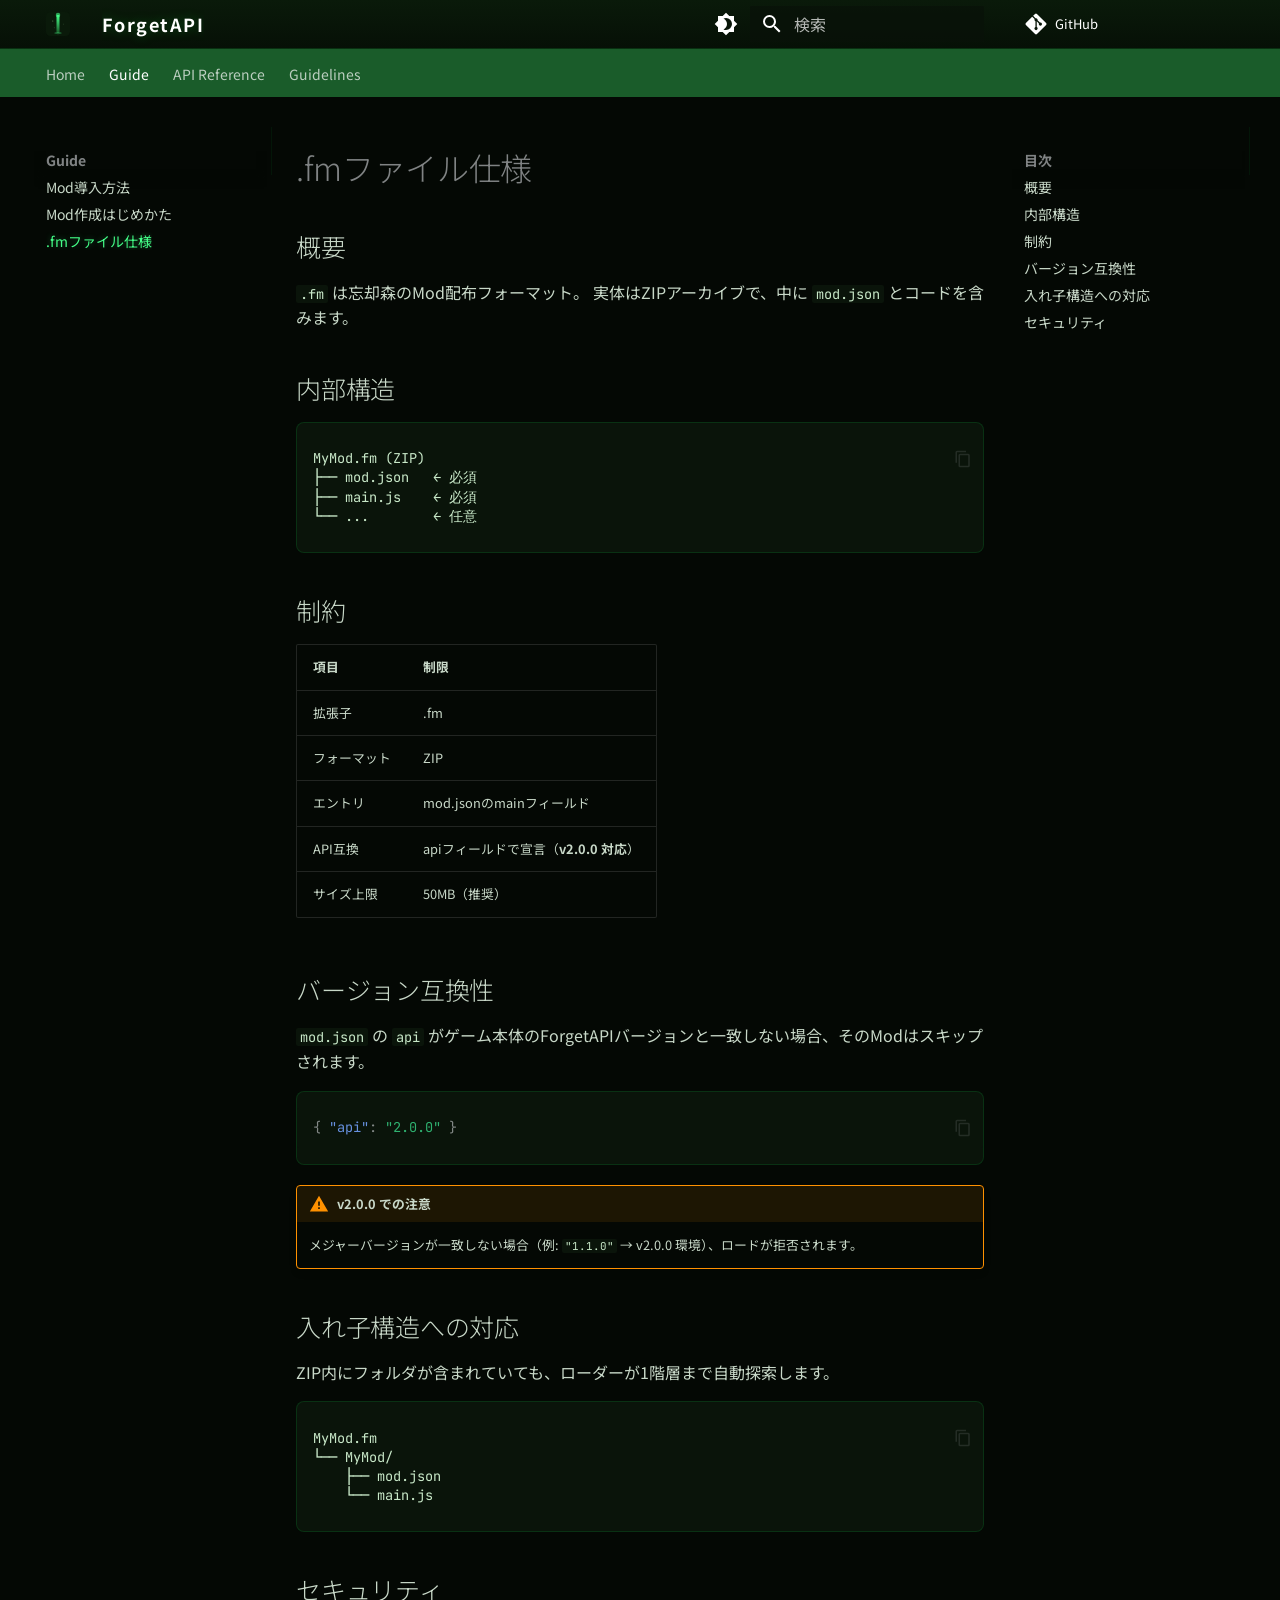
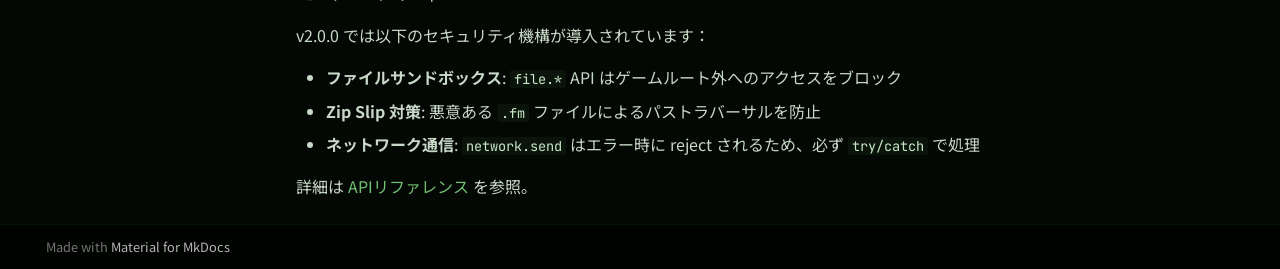
<file: guide/fm-spec/index.html>
<!doctype html>
<html lang="ja" class="no-js">
  <head>
    
      <meta charset="utf-8">
      <meta name="viewport" content="width=device-width,initial-scale=1">
      
        <meta name="description" content="忘却森 Mod API 公式ドキュメント">
      
      
      
        <link rel="canonical" href="https://www.forgetapi.f5.si/guide/fm-spec/">
      
      
        <link rel="prev" href="../mod-author-start/">
      
      
        <link rel="next" href="../../api/core/">
      
      
      <link rel="icon" href="../../assets/logo.svg">
      <meta name="generator" content="mkdocs-1.6.1, mkdocs-material-9.5.49">
    
    
      
        <title>.fmファイル仕様 - ForgetAPI</title>
      
    
    
      <link rel="stylesheet" href="../../assets/stylesheets/main.6f8fc17f.min.css">
      
        
        <link rel="stylesheet" href="../../assets/stylesheets/palette.06af60db.min.css">
      
      


    
    
      
    
    
      
        
        
        <link rel="preconnect" href="https://fonts.gstatic.com" crossorigin>
        <link rel="stylesheet" href="https://fonts.googleapis.com/css?family=Noto+Sans+JP:300,300i,400,400i,700,700i%7CJetBrains+Mono:400,400i,700,700i&display=fallback">
        <style>:root{--md-text-font:"Noto Sans JP";--md-code-font:"JetBrains Mono"}</style>
      
    
    
      <link rel="stylesheet" href="../../stylesheets/custom.css">
    
    <script>__md_scope=new URL("../..",location),__md_hash=e=>[...e].reduce(((e,_)=>(e<<5)-e+_.charCodeAt(0)),0),__md_get=(e,_=localStorage,t=__md_scope)=>JSON.parse(_.getItem(t.pathname+"."+e)),__md_set=(e,_,t=localStorage,a=__md_scope)=>{try{t.setItem(a.pathname+"."+e,JSON.stringify(_))}catch(e){}}</script>
    
      

    
    
    
  </head>
  
  
    
    
      
    
    
    
    
    <body dir="ltr" data-md-color-scheme="slate" data-md-color-primary="green" data-md-color-accent="light-green">
  
    
    <input class="md-toggle" data-md-toggle="drawer" type="checkbox" id="__drawer" autocomplete="off">
    <input class="md-toggle" data-md-toggle="search" type="checkbox" id="__search" autocomplete="off">
    <label class="md-overlay" for="__drawer"></label>
    <div data-md-component="skip">
      
        
        <a href="#fm" class="md-skip">
          コンテンツにスキップ
        </a>
      
    </div>
    <div data-md-component="announce">
      
    </div>
    
    
      

<header class="md-header" data-md-component="header">
  <nav class="md-header__inner md-grid" aria-label="ヘッダー">
    <a href="../.." title="ForgetAPI" class="md-header__button md-logo" aria-label="ForgetAPI" data-md-component="logo">
      
  <img src="../../assets/logo.svg" alt="logo">

    </a>
    <label class="md-header__button md-icon" for="__drawer">
      
      <svg xmlns="http://www.w3.org/2000/svg" viewBox="0 0 24 24"><path d="M3 6h18v2H3zm0 5h18v2H3zm0 5h18v2H3z"/></svg>
    </label>
    <div class="md-header__title" data-md-component="header-title">
      <div class="md-header__ellipsis">
        <div class="md-header__topic">
          <span class="md-ellipsis">
            ForgetAPI
          </span>
        </div>
        <div class="md-header__topic" data-md-component="header-topic">
          <span class="md-ellipsis">
            
              .fmファイル仕様
            
          </span>
        </div>
      </div>
    </div>
    
      
        <form class="md-header__option" data-md-component="palette">
  
    
    
    
    <input class="md-option" data-md-color-media="" data-md-color-scheme="slate" data-md-color-primary="green" data-md-color-accent="light-green"  aria-label="ライトモード"  type="radio" name="__palette" id="__palette_0">
    
      <label class="md-header__button md-icon" title="ライトモード" for="__palette_1" hidden>
        <svg xmlns="http://www.w3.org/2000/svg" viewBox="0 0 24 24"><path d="M12 18c-.89 0-1.74-.2-2.5-.55C11.56 16.5 13 14.42 13 12s-1.44-4.5-3.5-5.45C10.26 6.2 11.11 6 12 6a6 6 0 0 1 6 6 6 6 0 0 1-6 6m8-9.31V4h-4.69L12 .69 8.69 4H4v4.69L.69 12 4 15.31V20h4.69L12 23.31 15.31 20H20v-4.69L23.31 12z"/></svg>
      </label>
    
  
    
    
    
    <input class="md-option" data-md-color-media="" data-md-color-scheme="default" data-md-color-primary="green" data-md-color-accent="green"  aria-label="ダークモード"  type="radio" name="__palette" id="__palette_1">
    
      <label class="md-header__button md-icon" title="ダークモード" for="__palette_0" hidden>
        <svg xmlns="http://www.w3.org/2000/svg" viewBox="0 0 24 24"><path d="M12 8a4 4 0 0 0-4 4 4 4 0 0 0 4 4 4 4 0 0 0 4-4 4 4 0 0 0-4-4m0 10a6 6 0 0 1-6-6 6 6 0 0 1 6-6 6 6 0 0 1 6 6 6 6 0 0 1-6 6m8-9.31V4h-4.69L12 .69 8.69 4H4v4.69L.69 12 4 15.31V20h4.69L12 23.31 15.31 20H20v-4.69L23.31 12z"/></svg>
      </label>
    
  
</form>
      
    
    
      <script>var palette=__md_get("__palette");if(palette&&palette.color){if("(prefers-color-scheme)"===palette.color.media){var media=matchMedia("(prefers-color-scheme: light)"),input=document.querySelector(media.matches?"[data-md-color-media='(prefers-color-scheme: light)']":"[data-md-color-media='(prefers-color-scheme: dark)']");palette.color.media=input.getAttribute("data-md-color-media"),palette.color.scheme=input.getAttribute("data-md-color-scheme"),palette.color.primary=input.getAttribute("data-md-color-primary"),palette.color.accent=input.getAttribute("data-md-color-accent")}for(var[key,value]of Object.entries(palette.color))document.body.setAttribute("data-md-color-"+key,value)}</script>
    
    
    
      <label class="md-header__button md-icon" for="__search">
        
        <svg xmlns="http://www.w3.org/2000/svg" viewBox="0 0 24 24"><path d="M9.5 3A6.5 6.5 0 0 1 16 9.5c0 1.61-.59 3.09-1.56 4.23l.27.27h.79l5 5-1.5 1.5-5-5v-.79l-.27-.27A6.52 6.52 0 0 1 9.5 16 6.5 6.5 0 0 1 3 9.5 6.5 6.5 0 0 1 9.5 3m0 2C7 5 5 7 5 9.5S7 14 9.5 14 14 12 14 9.5 12 5 9.5 5"/></svg>
      </label>
      <div class="md-search" data-md-component="search" role="dialog">
  <label class="md-search__overlay" for="__search"></label>
  <div class="md-search__inner" role="search">
    <form class="md-search__form" name="search">
      <input type="text" class="md-search__input" name="query" aria-label="検索" placeholder="検索" autocapitalize="off" autocorrect="off" autocomplete="off" spellcheck="false" data-md-component="search-query" required>
      <label class="md-search__icon md-icon" for="__search">
        
        <svg xmlns="http://www.w3.org/2000/svg" viewBox="0 0 24 24"><path d="M9.5 3A6.5 6.5 0 0 1 16 9.5c0 1.61-.59 3.09-1.56 4.23l.27.27h.79l5 5-1.5 1.5-5-5v-.79l-.27-.27A6.52 6.52 0 0 1 9.5 16 6.5 6.5 0 0 1 3 9.5 6.5 6.5 0 0 1 9.5 3m0 2C7 5 5 7 5 9.5S7 14 9.5 14 14 12 14 9.5 12 5 9.5 5"/></svg>
        
        <svg xmlns="http://www.w3.org/2000/svg" viewBox="0 0 24 24"><path d="M20 11v2H8l5.5 5.5-1.42 1.42L4.16 12l7.92-7.92L13.5 5.5 8 11z"/></svg>
      </label>
      <nav class="md-search__options" aria-label="検索">
        
        <button type="reset" class="md-search__icon md-icon" title="クリア" aria-label="クリア" tabindex="-1">
          
          <svg xmlns="http://www.w3.org/2000/svg" viewBox="0 0 24 24"><path d="M19 6.41 17.59 5 12 10.59 6.41 5 5 6.41 10.59 12 5 17.59 6.41 19 12 13.41 17.59 19 19 17.59 13.41 12z"/></svg>
        </button>
      </nav>
      
        <div class="md-search__suggest" data-md-component="search-suggest"></div>
      
    </form>
    <div class="md-search__output">
      <div class="md-search__scrollwrap" tabindex="0" data-md-scrollfix>
        <div class="md-search-result" data-md-component="search-result">
          <div class="md-search-result__meta">
            検索を初期化
          </div>
          <ol class="md-search-result__list" role="presentation"></ol>
        </div>
      </div>
    </div>
  </div>
</div>
    
    
      <div class="md-header__source">
        <a href="https://github.com/conbifan/forgetapi-docs" title="リポジトリへ" class="md-source" data-md-component="source">
  <div class="md-source__icon md-icon">
    
    <svg xmlns="http://www.w3.org/2000/svg" viewBox="0 0 448 512"><!--! Font Awesome Free 6.7.1 by @fontawesome - https://fontawesome.com License - https://fontawesome.com/license/free (Icons: CC BY 4.0, Fonts: SIL OFL 1.1, Code: MIT License) Copyright 2024 Fonticons, Inc.--><path d="M439.55 236.05 244 40.45a28.87 28.87 0 0 0-40.81 0l-40.66 40.63 51.52 51.52c27.06-9.14 52.68 16.77 43.39 43.68l49.66 49.66c34.23-11.8 61.18 31 35.47 56.69-26.49 26.49-70.21-2.87-56-37.34L240.22 199v121.85c25.3 12.54 22.26 41.85 9.08 55a34.34 34.34 0 0 1-48.55 0c-17.57-17.6-11.07-46.91 11.25-56v-123c-20.8-8.51-24.6-30.74-18.64-45L142.57 101 8.45 235.14a28.86 28.86 0 0 0 0 40.81l195.61 195.6a28.86 28.86 0 0 0 40.8 0l194.69-194.69a28.86 28.86 0 0 0 0-40.81"/></svg>
  </div>
  <div class="md-source__repository">
    GitHub
  </div>
</a>
      </div>
    
  </nav>
  
</header>
    
    <div class="md-container" data-md-component="container">
      
      
        
          
            
<nav class="md-tabs" aria-label="タブ" data-md-component="tabs">
  <div class="md-grid">
    <ul class="md-tabs__list">
      
        
  
  
  
    <li class="md-tabs__item">
      <a href="../.." class="md-tabs__link">
        
  
    
  
  Home

      </a>
    </li>
  

      
        
  
  
    
  
  
    
    
      <li class="md-tabs__item md-tabs__item--active">
        <a href="../player-install/" class="md-tabs__link">
          
  
  Guide

        </a>
      </li>
    
  

      
        
  
  
  
    
    
      <li class="md-tabs__item">
        <a href="../../api/core/" class="md-tabs__link">
          
  
  API Reference

        </a>
      </li>
    
  

      
        
  
  
  
    
    
      <li class="md-tabs__item">
        <a href="../../guidelines/checklist/" class="md-tabs__link">
          
  
  Guidelines

        </a>
      </li>
    
  

      
    </ul>
  </div>
</nav>
          
        
      
      <main class="md-main" data-md-component="main">
        <div class="md-main__inner md-grid">
          
            
              
              <div class="md-sidebar md-sidebar--primary" data-md-component="sidebar" data-md-type="navigation" >
                <div class="md-sidebar__scrollwrap">
                  <div class="md-sidebar__inner">
                    


  


<nav class="md-nav md-nav--primary md-nav--lifted" aria-label="ナビゲーション" data-md-level="0">
  <label class="md-nav__title" for="__drawer">
    <a href="../.." title="ForgetAPI" class="md-nav__button md-logo" aria-label="ForgetAPI" data-md-component="logo">
      
  <img src="../../assets/logo.svg" alt="logo">

    </a>
    ForgetAPI
  </label>
  
    <div class="md-nav__source">
      <a href="https://github.com/conbifan/forgetapi-docs" title="リポジトリへ" class="md-source" data-md-component="source">
  <div class="md-source__icon md-icon">
    
    <svg xmlns="http://www.w3.org/2000/svg" viewBox="0 0 448 512"><!--! Font Awesome Free 6.7.1 by @fontawesome - https://fontawesome.com License - https://fontawesome.com/license/free (Icons: CC BY 4.0, Fonts: SIL OFL 1.1, Code: MIT License) Copyright 2024 Fonticons, Inc.--><path d="M439.55 236.05 244 40.45a28.87 28.87 0 0 0-40.81 0l-40.66 40.63 51.52 51.52c27.06-9.14 52.68 16.77 43.39 43.68l49.66 49.66c34.23-11.8 61.18 31 35.47 56.69-26.49 26.49-70.21-2.87-56-37.34L240.22 199v121.85c25.3 12.54 22.26 41.85 9.08 55a34.34 34.34 0 0 1-48.55 0c-17.57-17.6-11.07-46.91 11.25-56v-123c-20.8-8.51-24.6-30.74-18.64-45L142.57 101 8.45 235.14a28.86 28.86 0 0 0 0 40.81l195.61 195.6a28.86 28.86 0 0 0 40.8 0l194.69-194.69a28.86 28.86 0 0 0 0-40.81"/></svg>
  </div>
  <div class="md-source__repository">
    GitHub
  </div>
</a>
    </div>
  
  <ul class="md-nav__list" data-md-scrollfix>
    
      
      
  
  
  
  
    <li class="md-nav__item">
      <a href="../.." class="md-nav__link">
        
  
  <span class="md-ellipsis">
    Home
  </span>
  

      </a>
    </li>
  

    
      
      
  
  
    
  
  
  
    
    
    
      
        
        
      
      
        
      
    
    
    <li class="md-nav__item md-nav__item--active md-nav__item--section md-nav__item--nested">
      
        
        
        <input class="md-nav__toggle md-toggle " type="checkbox" id="__nav_2" checked>
        
          
          <label class="md-nav__link" for="__nav_2" id="__nav_2_label" tabindex="">
            
  
  <span class="md-ellipsis">
    Guide
  </span>
  

            <span class="md-nav__icon md-icon"></span>
          </label>
        
        <nav class="md-nav" data-md-level="1" aria-labelledby="__nav_2_label" aria-expanded="true">
          <label class="md-nav__title" for="__nav_2">
            <span class="md-nav__icon md-icon"></span>
            Guide
          </label>
          <ul class="md-nav__list" data-md-scrollfix>
            
              
                
  
  
  
  
    <li class="md-nav__item">
      <a href="../player-install/" class="md-nav__link">
        
  
  <span class="md-ellipsis">
    Mod導入方法
  </span>
  

      </a>
    </li>
  

              
            
              
                
  
  
  
  
    <li class="md-nav__item">
      <a href="../mod-author-start/" class="md-nav__link">
        
  
  <span class="md-ellipsis">
    Mod作成はじめかた
  </span>
  

      </a>
    </li>
  

              
            
              
                
  
  
    
  
  
  
    <li class="md-nav__item md-nav__item--active">
      
      <input class="md-nav__toggle md-toggle" type="checkbox" id="__toc">
      
      
        
      
      
        <label class="md-nav__link md-nav__link--active" for="__toc">
          
  
  <span class="md-ellipsis">
    .fmファイル仕様
  </span>
  

          <span class="md-nav__icon md-icon"></span>
        </label>
      
      <a href="./" class="md-nav__link md-nav__link--active">
        
  
  <span class="md-ellipsis">
    .fmファイル仕様
  </span>
  

      </a>
      
        

<nav class="md-nav md-nav--secondary" aria-label="目次">
  
  
  
    
  
  
    <label class="md-nav__title" for="__toc">
      <span class="md-nav__icon md-icon"></span>
      目次
    </label>
    <ul class="md-nav__list" data-md-component="toc" data-md-scrollfix>
      
        <li class="md-nav__item">
  <a href="#_1" class="md-nav__link">
    <span class="md-ellipsis">
      概要
    </span>
  </a>
  
</li>
      
        <li class="md-nav__item">
  <a href="#_2" class="md-nav__link">
    <span class="md-ellipsis">
      内部構造
    </span>
  </a>
  
</li>
      
        <li class="md-nav__item">
  <a href="#_3" class="md-nav__link">
    <span class="md-ellipsis">
      制約
    </span>
  </a>
  
</li>
      
        <li class="md-nav__item">
  <a href="#_4" class="md-nav__link">
    <span class="md-ellipsis">
      バージョン互換性
    </span>
  </a>
  
</li>
      
        <li class="md-nav__item">
  <a href="#_5" class="md-nav__link">
    <span class="md-ellipsis">
      入れ子構造への対応
    </span>
  </a>
  
</li>
      
        <li class="md-nav__item">
  <a href="#_6" class="md-nav__link">
    <span class="md-ellipsis">
      セキュリティ
    </span>
  </a>
  
</li>
      
    </ul>
  
</nav>
      
    </li>
  

              
            
          </ul>
        </nav>
      
    </li>
  

    
      
      
  
  
  
  
    
    
    
      
      
        
      
    
    
    <li class="md-nav__item md-nav__item--nested">
      
        
        
          
        
        <input class="md-nav__toggle md-toggle md-toggle--indeterminate" type="checkbox" id="__nav_3" >
        
          
          <label class="md-nav__link" for="__nav_3" id="__nav_3_label" tabindex="0">
            
  
  <span class="md-ellipsis">
    API Reference
  </span>
  

            <span class="md-nav__icon md-icon"></span>
          </label>
        
        <nav class="md-nav" data-md-level="1" aria-labelledby="__nav_3_label" aria-expanded="false">
          <label class="md-nav__title" for="__nav_3">
            <span class="md-nav__icon md-icon"></span>
            API Reference
          </label>
          <ul class="md-nav__list" data-md-scrollfix>
            
              
                
  
  
  
  
    <li class="md-nav__item">
      <a href="../../api/core/" class="md-nav__link">
        
  
  <span class="md-ellipsis">
    Core
  </span>
  

      </a>
    </li>
  

              
            
          </ul>
        </nav>
      
    </li>
  

    
      
      
  
  
  
  
    
    
    
      
      
        
      
    
    
    <li class="md-nav__item md-nav__item--nested">
      
        
        
          
        
        <input class="md-nav__toggle md-toggle md-toggle--indeterminate" type="checkbox" id="__nav_4" >
        
          
          <label class="md-nav__link" for="__nav_4" id="__nav_4_label" tabindex="0">
            
  
  <span class="md-ellipsis">
    Guidelines
  </span>
  

            <span class="md-nav__icon md-icon"></span>
          </label>
        
        <nav class="md-nav" data-md-level="1" aria-labelledby="__nav_4_label" aria-expanded="false">
          <label class="md-nav__title" for="__nav_4">
            <span class="md-nav__icon md-icon"></span>
            Guidelines
          </label>
          <ul class="md-nav__list" data-md-scrollfix>
            
              
                
  
  
  
  
    <li class="md-nav__item">
      <a href="../../guidelines/checklist/" class="md-nav__link">
        
  
  <span class="md-ellipsis">
    チェックリスト
  </span>
  

      </a>
    </li>
  

              
            
          </ul>
        </nav>
      
    </li>
  

    
  </ul>
</nav>
                  </div>
                </div>
              </div>
            
            
              
              <div class="md-sidebar md-sidebar--secondary" data-md-component="sidebar" data-md-type="toc" >
                <div class="md-sidebar__scrollwrap">
                  <div class="md-sidebar__inner">
                    

<nav class="md-nav md-nav--secondary" aria-label="目次">
  
  
  
    
  
  
    <label class="md-nav__title" for="__toc">
      <span class="md-nav__icon md-icon"></span>
      目次
    </label>
    <ul class="md-nav__list" data-md-component="toc" data-md-scrollfix>
      
        <li class="md-nav__item">
  <a href="#_1" class="md-nav__link">
    <span class="md-ellipsis">
      概要
    </span>
  </a>
  
</li>
      
        <li class="md-nav__item">
  <a href="#_2" class="md-nav__link">
    <span class="md-ellipsis">
      内部構造
    </span>
  </a>
  
</li>
      
        <li class="md-nav__item">
  <a href="#_3" class="md-nav__link">
    <span class="md-ellipsis">
      制約
    </span>
  </a>
  
</li>
      
        <li class="md-nav__item">
  <a href="#_4" class="md-nav__link">
    <span class="md-ellipsis">
      バージョン互換性
    </span>
  </a>
  
</li>
      
        <li class="md-nav__item">
  <a href="#_5" class="md-nav__link">
    <span class="md-ellipsis">
      入れ子構造への対応
    </span>
  </a>
  
</li>
      
        <li class="md-nav__item">
  <a href="#_6" class="md-nav__link">
    <span class="md-ellipsis">
      セキュリティ
    </span>
  </a>
  
</li>
      
    </ul>
  
</nav>
                  </div>
                </div>
              </div>
            
          
          
            <div class="md-content" data-md-component="content">
              <article class="md-content__inner md-typeset">
                
                  

  
  


<h1 id="fm">.fmファイル仕様</h1>
<h2 id="_1">概要</h2>
<p><code>.fm</code> は忘却森のMod配布フォーマット。
実体はZIPアーカイブで、中に <code>mod.json</code> とコードを含みます。</p>
<h2 id="_2">内部構造</h2>
<div class="highlight"><pre><span></span><code><a id="__codelineno-0-1" name="__codelineno-0-1" href="#__codelineno-0-1"></a>MyMod.fm (ZIP)
<a id="__codelineno-0-2" name="__codelineno-0-2" href="#__codelineno-0-2"></a>├── mod.json   ← 必須
<a id="__codelineno-0-3" name="__codelineno-0-3" href="#__codelineno-0-3"></a>├── main.js    ← 必須
<a id="__codelineno-0-4" name="__codelineno-0-4" href="#__codelineno-0-4"></a>└── ...        ← 任意
</code></pre></div>
<h2 id="_3">制約</h2>
<table>
<thead>
<tr>
<th>項目</th>
<th>制限</th>
</tr>
</thead>
<tbody>
<tr>
<td>拡張子</td>
<td>.fm</td>
</tr>
<tr>
<td>フォーマット</td>
<td>ZIP</td>
</tr>
<tr>
<td>エントリ</td>
<td>mod.jsonのmainフィールド</td>
</tr>
<tr>
<td>API互換</td>
<td>apiフィールドで宣言（<strong>v2.0.0 対応</strong>）</td>
</tr>
<tr>
<td>サイズ上限</td>
<td>50MB（推奨）</td>
</tr>
</tbody>
</table>
<h2 id="_4">バージョン互換性</h2>
<p><code>mod.json</code> の <code>api</code> がゲーム本体のForgetAPIバージョンと一致しない場合、そのModはスキップされます。</p>
<div class="highlight"><pre><span></span><code><a id="__codelineno-1-1" name="__codelineno-1-1" href="#__codelineno-1-1"></a><span class="p">{</span><span class="w"> </span><span class="nt">&quot;api&quot;</span><span class="p">:</span><span class="w"> </span><span class="s2">&quot;2.0.0&quot;</span><span class="w"> </span><span class="p">}</span>
</code></pre></div>
<div class="admonition warning">
<p class="admonition-title">v2.0.0 での注意</p>
<p>メジャーバージョンが一致しない場合（例: <code>"1.1.0"</code> → v2.0.0 環境）、ロードが拒否されます。</p>
</div>
<h2 id="_5">入れ子構造への対応</h2>
<p>ZIP内にフォルダが含まれていても、ローダーが1階層まで自動探索します。</p>
<div class="highlight"><pre><span></span><code><a id="__codelineno-2-1" name="__codelineno-2-1" href="#__codelineno-2-1"></a>MyMod.fm
<a id="__codelineno-2-2" name="__codelineno-2-2" href="#__codelineno-2-2"></a>└── MyMod/
<a id="__codelineno-2-3" name="__codelineno-2-3" href="#__codelineno-2-3"></a>    ├── mod.json
<a id="__codelineno-2-4" name="__codelineno-2-4" href="#__codelineno-2-4"></a>    └── main.js
</code></pre></div>
<h2 id="_6">セキュリティ</h2>
<p>v2.0.0 では以下のセキュリティ機構が導入されています：</p>
<ul>
<li><strong>ファイルサンドボックス</strong>: <code>file.*</code> API はゲームルート外へのアクセスをブロック</li>
<li><strong>Zip Slip 対策</strong>: 悪意ある <code>.fm</code> ファイルによるパストラバーサルを防止</li>
<li><strong>ネットワーク通信</strong>: <code>network.send</code> はエラー時に reject されるため、必ず <code>try/catch</code> で処理</li>
</ul>
<p>詳細は <a href="../../api/core/">APIリファレンス</a> を参照。</p>












                
              </article>
            </div>
          
          
<script>var target=document.getElementById(location.hash.slice(1));target&&target.name&&(target.checked=target.name.startsWith("__tabbed_"))</script>
        </div>
        
      </main>
      
        <footer class="md-footer">
  
  <div class="md-footer-meta md-typeset">
    <div class="md-footer-meta__inner md-grid">
      <div class="md-copyright">
  
  
    Made with
    <a href="https://squidfunk.github.io/mkdocs-material/" target="_blank" rel="noopener">
      Material for MkDocs
    </a>
  
</div>
      
    </div>
  </div>
</footer>
      
    </div>
    <div class="md-dialog" data-md-component="dialog">
      <div class="md-dialog__inner md-typeset"></div>
    </div>
    
    
    <script id="__config" type="application/json">{"base": "../..", "features": ["navigation.tabs", "navigation.sections", "navigation.expand", "search.suggest", "search.highlight", "content.code.copy", "content.code.annotate"], "search": "../../assets/javascripts/workers/search.6ce7567c.min.js", "translations": {"clipboard.copied": "\u30b3\u30d4\u30fc\u3057\u307e\u3057\u305f", "clipboard.copy": "\u30af\u30ea\u30c3\u30d7\u30dc\u30fc\u30c9\u3078\u30b3\u30d4\u30fc", "search.result.more.one": "\u3053\u306e\u30da\u30fc\u30b8\u5185\u306b\u3082\u30461\u4ef6\u898b\u3064\u304b\u308a\u307e\u3057\u305f", "search.result.more.other": "\u3053\u306e\u30da\u30fc\u30b8\u5185\u306b\u3042\u3068#\u4ef6\u898b\u3064\u304b\u308a\u307e\u3057\u305f", "search.result.none": "\u4f55\u3082\u898b\u3064\u304b\u308a\u307e\u305b\u3093\u3067\u3057\u305f", "search.result.one": "1\u4ef6\u898b\u3064\u304b\u308a\u307e\u3057\u305f", "search.result.other": "#\u4ef6\u898b\u3064\u304b\u308a\u307e\u3057\u305f", "search.result.placeholder": "\u691c\u7d22\u30ad\u30fc\u30ef\u30fc\u30c9\u3092\u5165\u529b\u3057\u3066\u304f\u3060\u3055\u3044", "search.result.term.missing": "\u691c\u7d22\u306b\u542b\u307e\u308c\u306a\u3044", "select.version": "\u30d0\u30fc\u30b8\u30e7\u30f3\u5207\u308a\u66ff\u3048"}}</script>
    
    
      <script src="../../assets/javascripts/bundle.88dd0f4e.min.js"></script>
      
    
  </body>
</html>
</file>
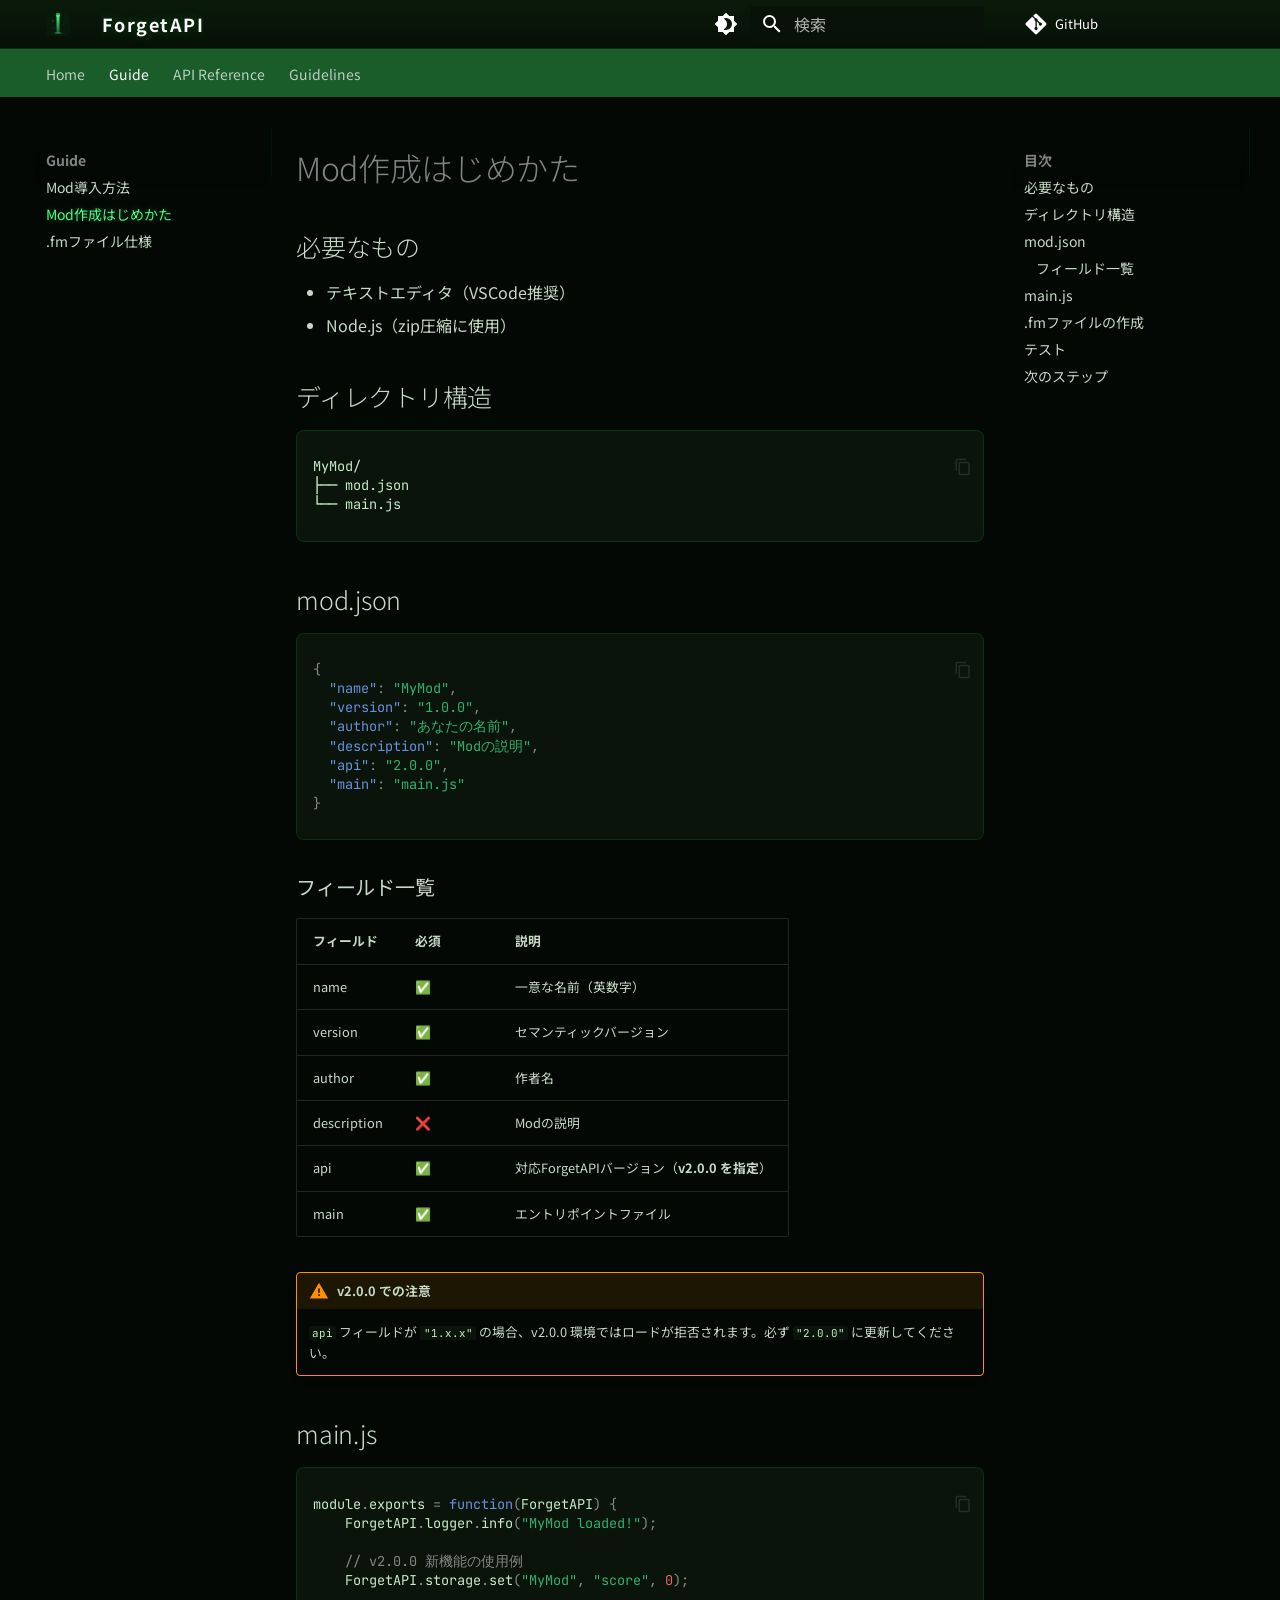
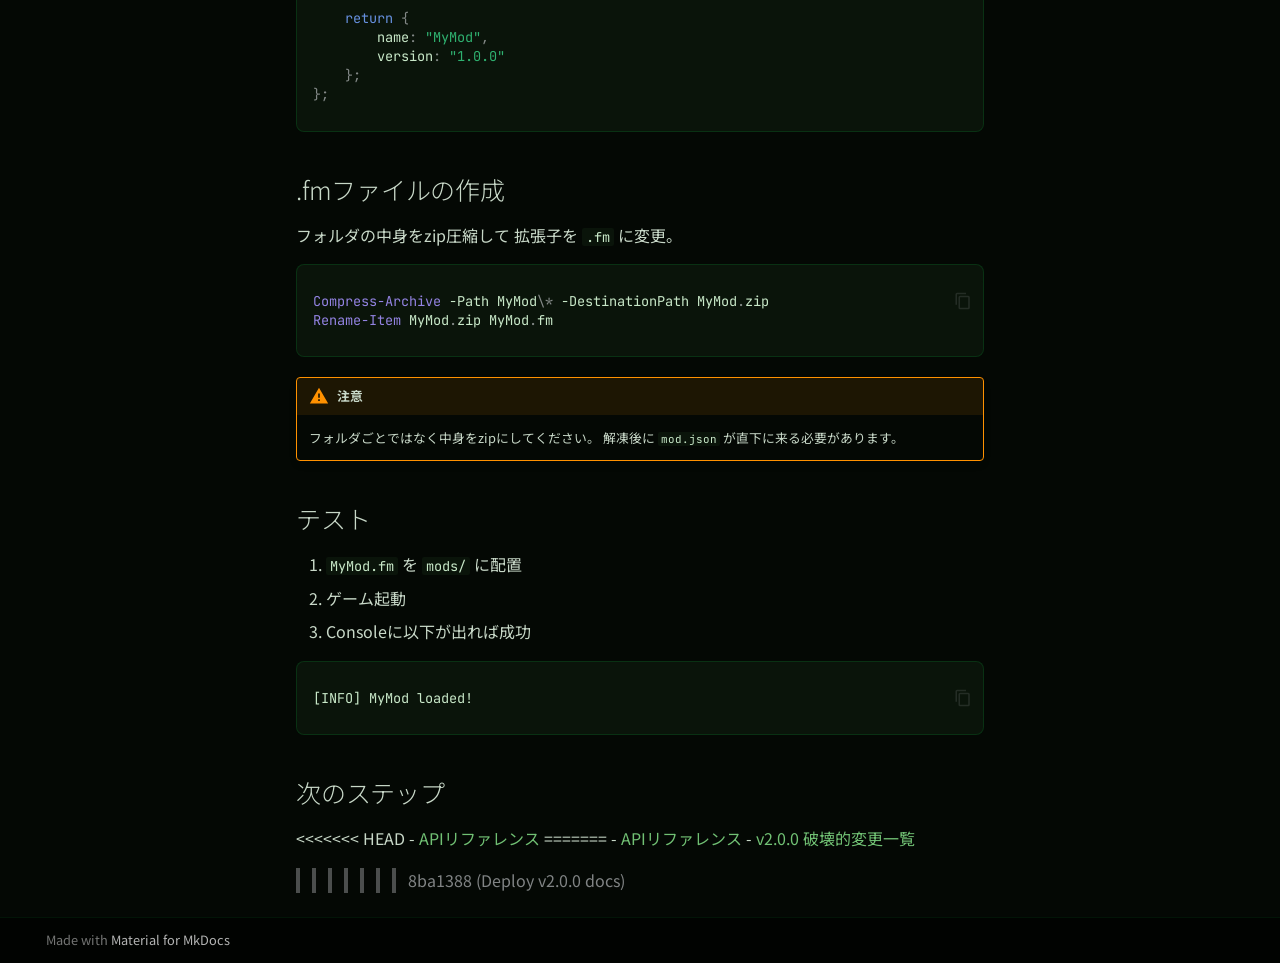
<file: guide/mod-author-start/index.html>
<!doctype html>
<html lang="ja" class="no-js">
  <head>
    
      <meta charset="utf-8">
      <meta name="viewport" content="width=device-width,initial-scale=1">
      
        <meta name="description" content="忘却森 Mod API 公式ドキュメント">
      
      
      
        <link rel="canonical" href="https://www.forgetapi.f5.si/guide/mod-author-start/">
      
      
        <link rel="prev" href="../player-install/">
      
      
        <link rel="next" href="../fm-spec/">
      
      
      <link rel="icon" href="../../assets/logo.svg">
      <meta name="generator" content="mkdocs-1.6.1, mkdocs-material-9.5.49">
    
    
      
        <title>Mod作成はじめかた - ForgetAPI</title>
      
    
    
      <link rel="stylesheet" href="../../assets/stylesheets/main.6f8fc17f.min.css">
      
        
        <link rel="stylesheet" href="../../assets/stylesheets/palette.06af60db.min.css">
      
      


    
    
      
    
    
      
        
        
        <link rel="preconnect" href="https://fonts.gstatic.com" crossorigin>
        <link rel="stylesheet" href="https://fonts.googleapis.com/css?family=Noto+Sans+JP:300,300i,400,400i,700,700i%7CJetBrains+Mono:400,400i,700,700i&display=fallback">
        <style>:root{--md-text-font:"Noto Sans JP";--md-code-font:"JetBrains Mono"}</style>
      
    
    
      <link rel="stylesheet" href="../../stylesheets/custom.css">
    
    <script>__md_scope=new URL("../..",location),__md_hash=e=>[...e].reduce(((e,_)=>(e<<5)-e+_.charCodeAt(0)),0),__md_get=(e,_=localStorage,t=__md_scope)=>JSON.parse(_.getItem(t.pathname+"."+e)),__md_set=(e,_,t=localStorage,a=__md_scope)=>{try{t.setItem(a.pathname+"."+e,JSON.stringify(_))}catch(e){}}</script>
    
      

    
    
    
  </head>
  
  
    
    
      
    
    
    
    
    <body dir="ltr" data-md-color-scheme="slate" data-md-color-primary="green" data-md-color-accent="light-green">
  
    
    <input class="md-toggle" data-md-toggle="drawer" type="checkbox" id="__drawer" autocomplete="off">
    <input class="md-toggle" data-md-toggle="search" type="checkbox" id="__search" autocomplete="off">
    <label class="md-overlay" for="__drawer"></label>
    <div data-md-component="skip">
      
        
        <a href="#mod" class="md-skip">
          コンテンツにスキップ
        </a>
      
    </div>
    <div data-md-component="announce">
      
    </div>
    
    
      

<header class="md-header" data-md-component="header">
  <nav class="md-header__inner md-grid" aria-label="ヘッダー">
    <a href="../.." title="ForgetAPI" class="md-header__button md-logo" aria-label="ForgetAPI" data-md-component="logo">
      
  <img src="../../assets/logo.svg" alt="logo">

    </a>
    <label class="md-header__button md-icon" for="__drawer">
      
      <svg xmlns="http://www.w3.org/2000/svg" viewBox="0 0 24 24"><path d="M3 6h18v2H3zm0 5h18v2H3zm0 5h18v2H3z"/></svg>
    </label>
    <div class="md-header__title" data-md-component="header-title">
      <div class="md-header__ellipsis">
        <div class="md-header__topic">
          <span class="md-ellipsis">
            ForgetAPI
          </span>
        </div>
        <div class="md-header__topic" data-md-component="header-topic">
          <span class="md-ellipsis">
            
              Mod作成はじめかた
            
          </span>
        </div>
      </div>
    </div>
    
      
        <form class="md-header__option" data-md-component="palette">
  
    
    
    
    <input class="md-option" data-md-color-media="" data-md-color-scheme="slate" data-md-color-primary="green" data-md-color-accent="light-green"  aria-label="ライトモード"  type="radio" name="__palette" id="__palette_0">
    
      <label class="md-header__button md-icon" title="ライトモード" for="__palette_1" hidden>
        <svg xmlns="http://www.w3.org/2000/svg" viewBox="0 0 24 24"><path d="M12 18c-.89 0-1.74-.2-2.5-.55C11.56 16.5 13 14.42 13 12s-1.44-4.5-3.5-5.45C10.26 6.2 11.11 6 12 6a6 6 0 0 1 6 6 6 6 0 0 1-6 6m8-9.31V4h-4.69L12 .69 8.69 4H4v4.69L.69 12 4 15.31V20h4.69L12 23.31 15.31 20H20v-4.69L23.31 12z"/></svg>
      </label>
    
  
    
    
    
    <input class="md-option" data-md-color-media="" data-md-color-scheme="default" data-md-color-primary="green" data-md-color-accent="green"  aria-label="ダークモード"  type="radio" name="__palette" id="__palette_1">
    
      <label class="md-header__button md-icon" title="ダークモード" for="__palette_0" hidden>
        <svg xmlns="http://www.w3.org/2000/svg" viewBox="0 0 24 24"><path d="M12 8a4 4 0 0 0-4 4 4 4 0 0 0 4 4 4 4 0 0 0 4-4 4 4 0 0 0-4-4m0 10a6 6 0 0 1-6-6 6 6 0 0 1 6-6 6 6 0 0 1 6 6 6 6 0 0 1-6 6m8-9.31V4h-4.69L12 .69 8.69 4H4v4.69L.69 12 4 15.31V20h4.69L12 23.31 15.31 20H20v-4.69L23.31 12z"/></svg>
      </label>
    
  
</form>
      
    
    
      <script>var palette=__md_get("__palette");if(palette&&palette.color){if("(prefers-color-scheme)"===palette.color.media){var media=matchMedia("(prefers-color-scheme: light)"),input=document.querySelector(media.matches?"[data-md-color-media='(prefers-color-scheme: light)']":"[data-md-color-media='(prefers-color-scheme: dark)']");palette.color.media=input.getAttribute("data-md-color-media"),palette.color.scheme=input.getAttribute("data-md-color-scheme"),palette.color.primary=input.getAttribute("data-md-color-primary"),palette.color.accent=input.getAttribute("data-md-color-accent")}for(var[key,value]of Object.entries(palette.color))document.body.setAttribute("data-md-color-"+key,value)}</script>
    
    
    
      <label class="md-header__button md-icon" for="__search">
        
        <svg xmlns="http://www.w3.org/2000/svg" viewBox="0 0 24 24"><path d="M9.5 3A6.5 6.5 0 0 1 16 9.5c0 1.61-.59 3.09-1.56 4.23l.27.27h.79l5 5-1.5 1.5-5-5v-.79l-.27-.27A6.52 6.52 0 0 1 9.5 16 6.5 6.5 0 0 1 3 9.5 6.5 6.5 0 0 1 9.5 3m0 2C7 5 5 7 5 9.5S7 14 9.5 14 14 12 14 9.5 12 5 9.5 5"/></svg>
      </label>
      <div class="md-search" data-md-component="search" role="dialog">
  <label class="md-search__overlay" for="__search"></label>
  <div class="md-search__inner" role="search">
    <form class="md-search__form" name="search">
      <input type="text" class="md-search__input" name="query" aria-label="検索" placeholder="検索" autocapitalize="off" autocorrect="off" autocomplete="off" spellcheck="false" data-md-component="search-query" required>
      <label class="md-search__icon md-icon" for="__search">
        
        <svg xmlns="http://www.w3.org/2000/svg" viewBox="0 0 24 24"><path d="M9.5 3A6.5 6.5 0 0 1 16 9.5c0 1.61-.59 3.09-1.56 4.23l.27.27h.79l5 5-1.5 1.5-5-5v-.79l-.27-.27A6.52 6.52 0 0 1 9.5 16 6.5 6.5 0 0 1 3 9.5 6.5 6.5 0 0 1 9.5 3m0 2C7 5 5 7 5 9.5S7 14 9.5 14 14 12 14 9.5 12 5 9.5 5"/></svg>
        
        <svg xmlns="http://www.w3.org/2000/svg" viewBox="0 0 24 24"><path d="M20 11v2H8l5.5 5.5-1.42 1.42L4.16 12l7.92-7.92L13.5 5.5 8 11z"/></svg>
      </label>
      <nav class="md-search__options" aria-label="検索">
        
        <button type="reset" class="md-search__icon md-icon" title="クリア" aria-label="クリア" tabindex="-1">
          
          <svg xmlns="http://www.w3.org/2000/svg" viewBox="0 0 24 24"><path d="M19 6.41 17.59 5 12 10.59 6.41 5 5 6.41 10.59 12 5 17.59 6.41 19 12 13.41 17.59 19 19 17.59 13.41 12z"/></svg>
        </button>
      </nav>
      
        <div class="md-search__suggest" data-md-component="search-suggest"></div>
      
    </form>
    <div class="md-search__output">
      <div class="md-search__scrollwrap" tabindex="0" data-md-scrollfix>
        <div class="md-search-result" data-md-component="search-result">
          <div class="md-search-result__meta">
            検索を初期化
          </div>
          <ol class="md-search-result__list" role="presentation"></ol>
        </div>
      </div>
    </div>
  </div>
</div>
    
    
      <div class="md-header__source">
        <a href="https://github.com/conbifan/forgetapi-docs" title="リポジトリへ" class="md-source" data-md-component="source">
  <div class="md-source__icon md-icon">
    
    <svg xmlns="http://www.w3.org/2000/svg" viewBox="0 0 448 512"><!--! Font Awesome Free 6.7.1 by @fontawesome - https://fontawesome.com License - https://fontawesome.com/license/free (Icons: CC BY 4.0, Fonts: SIL OFL 1.1, Code: MIT License) Copyright 2024 Fonticons, Inc.--><path d="M439.55 236.05 244 40.45a28.87 28.87 0 0 0-40.81 0l-40.66 40.63 51.52 51.52c27.06-9.14 52.68 16.77 43.39 43.68l49.66 49.66c34.23-11.8 61.18 31 35.47 56.69-26.49 26.49-70.21-2.87-56-37.34L240.22 199v121.85c25.3 12.54 22.26 41.85 9.08 55a34.34 34.34 0 0 1-48.55 0c-17.57-17.6-11.07-46.91 11.25-56v-123c-20.8-8.51-24.6-30.74-18.64-45L142.57 101 8.45 235.14a28.86 28.86 0 0 0 0 40.81l195.61 195.6a28.86 28.86 0 0 0 40.8 0l194.69-194.69a28.86 28.86 0 0 0 0-40.81"/></svg>
  </div>
  <div class="md-source__repository">
    GitHub
  </div>
</a>
      </div>
    
  </nav>
  
</header>
    
    <div class="md-container" data-md-component="container">
      
      
        
          
            
<nav class="md-tabs" aria-label="タブ" data-md-component="tabs">
  <div class="md-grid">
    <ul class="md-tabs__list">
      
        
  
  
  
    <li class="md-tabs__item">
      <a href="../.." class="md-tabs__link">
        
  
    
  
  Home

      </a>
    </li>
  

      
        
  
  
    
  
  
    
    
      <li class="md-tabs__item md-tabs__item--active">
        <a href="../player-install/" class="md-tabs__link">
          
  
  Guide

        </a>
      </li>
    
  

      
        
  
  
  
    
    
      <li class="md-tabs__item">
        <a href="../../api/core/" class="md-tabs__link">
          
  
  API Reference

        </a>
      </li>
    
  

      
        
  
  
  
    
    
      <li class="md-tabs__item">
        <a href="../../guidelines/checklist/" class="md-tabs__link">
          
  
  Guidelines

        </a>
      </li>
    
  

      
    </ul>
  </div>
</nav>
          
        
      
      <main class="md-main" data-md-component="main">
        <div class="md-main__inner md-grid">
          
            
              
              <div class="md-sidebar md-sidebar--primary" data-md-component="sidebar" data-md-type="navigation" >
                <div class="md-sidebar__scrollwrap">
                  <div class="md-sidebar__inner">
                    


  


<nav class="md-nav md-nav--primary md-nav--lifted" aria-label="ナビゲーション" data-md-level="0">
  <label class="md-nav__title" for="__drawer">
    <a href="../.." title="ForgetAPI" class="md-nav__button md-logo" aria-label="ForgetAPI" data-md-component="logo">
      
  <img src="../../assets/logo.svg" alt="logo">

    </a>
    ForgetAPI
  </label>
  
    <div class="md-nav__source">
      <a href="https://github.com/conbifan/forgetapi-docs" title="リポジトリへ" class="md-source" data-md-component="source">
  <div class="md-source__icon md-icon">
    
    <svg xmlns="http://www.w3.org/2000/svg" viewBox="0 0 448 512"><!--! Font Awesome Free 6.7.1 by @fontawesome - https://fontawesome.com License - https://fontawesome.com/license/free (Icons: CC BY 4.0, Fonts: SIL OFL 1.1, Code: MIT License) Copyright 2024 Fonticons, Inc.--><path d="M439.55 236.05 244 40.45a28.87 28.87 0 0 0-40.81 0l-40.66 40.63 51.52 51.52c27.06-9.14 52.68 16.77 43.39 43.68l49.66 49.66c34.23-11.8 61.18 31 35.47 56.69-26.49 26.49-70.21-2.87-56-37.34L240.22 199v121.85c25.3 12.54 22.26 41.85 9.08 55a34.34 34.34 0 0 1-48.55 0c-17.57-17.6-11.07-46.91 11.25-56v-123c-20.8-8.51-24.6-30.74-18.64-45L142.57 101 8.45 235.14a28.86 28.86 0 0 0 0 40.81l195.61 195.6a28.86 28.86 0 0 0 40.8 0l194.69-194.69a28.86 28.86 0 0 0 0-40.81"/></svg>
  </div>
  <div class="md-source__repository">
    GitHub
  </div>
</a>
    </div>
  
  <ul class="md-nav__list" data-md-scrollfix>
    
      
      
  
  
  
  
    <li class="md-nav__item">
      <a href="../.." class="md-nav__link">
        
  
  <span class="md-ellipsis">
    Home
  </span>
  

      </a>
    </li>
  

    
      
      
  
  
    
  
  
  
    
    
    
      
        
        
      
      
        
      
    
    
    <li class="md-nav__item md-nav__item--active md-nav__item--section md-nav__item--nested">
      
        
        
        <input class="md-nav__toggle md-toggle " type="checkbox" id="__nav_2" checked>
        
          
          <label class="md-nav__link" for="__nav_2" id="__nav_2_label" tabindex="">
            
  
  <span class="md-ellipsis">
    Guide
  </span>
  

            <span class="md-nav__icon md-icon"></span>
          </label>
        
        <nav class="md-nav" data-md-level="1" aria-labelledby="__nav_2_label" aria-expanded="true">
          <label class="md-nav__title" for="__nav_2">
            <span class="md-nav__icon md-icon"></span>
            Guide
          </label>
          <ul class="md-nav__list" data-md-scrollfix>
            
              
                
  
  
  
  
    <li class="md-nav__item">
      <a href="../player-install/" class="md-nav__link">
        
  
  <span class="md-ellipsis">
    Mod導入方法
  </span>
  

      </a>
    </li>
  

              
            
              
                
  
  
    
  
  
  
    <li class="md-nav__item md-nav__item--active">
      
      <input class="md-nav__toggle md-toggle" type="checkbox" id="__toc">
      
      
        
      
      
        <label class="md-nav__link md-nav__link--active" for="__toc">
          
  
  <span class="md-ellipsis">
    Mod作成はじめかた
  </span>
  

          <span class="md-nav__icon md-icon"></span>
        </label>
      
      <a href="./" class="md-nav__link md-nav__link--active">
        
  
  <span class="md-ellipsis">
    Mod作成はじめかた
  </span>
  

      </a>
      
        

<nav class="md-nav md-nav--secondary" aria-label="目次">
  
  
  
    
  
  
    <label class="md-nav__title" for="__toc">
      <span class="md-nav__icon md-icon"></span>
      目次
    </label>
    <ul class="md-nav__list" data-md-component="toc" data-md-scrollfix>
      
        <li class="md-nav__item">
  <a href="#_1" class="md-nav__link">
    <span class="md-ellipsis">
      必要なもの
    </span>
  </a>
  
</li>
      
        <li class="md-nav__item">
  <a href="#_2" class="md-nav__link">
    <span class="md-ellipsis">
      ディレクトリ構造
    </span>
  </a>
  
</li>
      
        <li class="md-nav__item">
  <a href="#modjson" class="md-nav__link">
    <span class="md-ellipsis">
      mod.json
    </span>
  </a>
  
    <nav class="md-nav" aria-label="mod.json">
      <ul class="md-nav__list">
        
          <li class="md-nav__item">
  <a href="#_3" class="md-nav__link">
    <span class="md-ellipsis">
      フィールド一覧
    </span>
  </a>
  
</li>
        
      </ul>
    </nav>
  
</li>
      
        <li class="md-nav__item">
  <a href="#mainjs" class="md-nav__link">
    <span class="md-ellipsis">
      main.js
    </span>
  </a>
  
</li>
      
        <li class="md-nav__item">
  <a href="#fm" class="md-nav__link">
    <span class="md-ellipsis">
      .fmファイルの作成
    </span>
  </a>
  
</li>
      
        <li class="md-nav__item">
  <a href="#_4" class="md-nav__link">
    <span class="md-ellipsis">
      テスト
    </span>
  </a>
  
</li>
      
        <li class="md-nav__item">
  <a href="#_5" class="md-nav__link">
    <span class="md-ellipsis">
      次のステップ
    </span>
  </a>
  
</li>
      
    </ul>
  
</nav>
      
    </li>
  

              
            
              
                
  
  
  
  
    <li class="md-nav__item">
      <a href="../fm-spec/" class="md-nav__link">
        
  
  <span class="md-ellipsis">
    .fmファイル仕様
  </span>
  

      </a>
    </li>
  

              
            
          </ul>
        </nav>
      
    </li>
  

    
      
      
  
  
  
  
    
    
    
      
      
        
      
    
    
    <li class="md-nav__item md-nav__item--nested">
      
        
        
          
        
        <input class="md-nav__toggle md-toggle md-toggle--indeterminate" type="checkbox" id="__nav_3" >
        
          
          <label class="md-nav__link" for="__nav_3" id="__nav_3_label" tabindex="0">
            
  
  <span class="md-ellipsis">
    API Reference
  </span>
  

            <span class="md-nav__icon md-icon"></span>
          </label>
        
        <nav class="md-nav" data-md-level="1" aria-labelledby="__nav_3_label" aria-expanded="false">
          <label class="md-nav__title" for="__nav_3">
            <span class="md-nav__icon md-icon"></span>
            API Reference
          </label>
          <ul class="md-nav__list" data-md-scrollfix>
            
              
                
  
  
  
  
    <li class="md-nav__item">
      <a href="../../api/core/" class="md-nav__link">
        
  
  <span class="md-ellipsis">
    Core
  </span>
  

      </a>
    </li>
  

              
            
          </ul>
        </nav>
      
    </li>
  

    
      
      
  
  
  
  
    
    
    
      
      
        
      
    
    
    <li class="md-nav__item md-nav__item--nested">
      
        
        
          
        
        <input class="md-nav__toggle md-toggle md-toggle--indeterminate" type="checkbox" id="__nav_4" >
        
          
          <label class="md-nav__link" for="__nav_4" id="__nav_4_label" tabindex="0">
            
  
  <span class="md-ellipsis">
    Guidelines
  </span>
  

            <span class="md-nav__icon md-icon"></span>
          </label>
        
        <nav class="md-nav" data-md-level="1" aria-labelledby="__nav_4_label" aria-expanded="false">
          <label class="md-nav__title" for="__nav_4">
            <span class="md-nav__icon md-icon"></span>
            Guidelines
          </label>
          <ul class="md-nav__list" data-md-scrollfix>
            
              
                
  
  
  
  
    <li class="md-nav__item">
      <a href="../../guidelines/checklist/" class="md-nav__link">
        
  
  <span class="md-ellipsis">
    チェックリスト
  </span>
  

      </a>
    </li>
  

              
            
          </ul>
        </nav>
      
    </li>
  

    
  </ul>
</nav>
                  </div>
                </div>
              </div>
            
            
              
              <div class="md-sidebar md-sidebar--secondary" data-md-component="sidebar" data-md-type="toc" >
                <div class="md-sidebar__scrollwrap">
                  <div class="md-sidebar__inner">
                    

<nav class="md-nav md-nav--secondary" aria-label="目次">
  
  
  
    
  
  
    <label class="md-nav__title" for="__toc">
      <span class="md-nav__icon md-icon"></span>
      目次
    </label>
    <ul class="md-nav__list" data-md-component="toc" data-md-scrollfix>
      
        <li class="md-nav__item">
  <a href="#_1" class="md-nav__link">
    <span class="md-ellipsis">
      必要なもの
    </span>
  </a>
  
</li>
      
        <li class="md-nav__item">
  <a href="#_2" class="md-nav__link">
    <span class="md-ellipsis">
      ディレクトリ構造
    </span>
  </a>
  
</li>
      
        <li class="md-nav__item">
  <a href="#modjson" class="md-nav__link">
    <span class="md-ellipsis">
      mod.json
    </span>
  </a>
  
    <nav class="md-nav" aria-label="mod.json">
      <ul class="md-nav__list">
        
          <li class="md-nav__item">
  <a href="#_3" class="md-nav__link">
    <span class="md-ellipsis">
      フィールド一覧
    </span>
  </a>
  
</li>
        
      </ul>
    </nav>
  
</li>
      
        <li class="md-nav__item">
  <a href="#mainjs" class="md-nav__link">
    <span class="md-ellipsis">
      main.js
    </span>
  </a>
  
</li>
      
        <li class="md-nav__item">
  <a href="#fm" class="md-nav__link">
    <span class="md-ellipsis">
      .fmファイルの作成
    </span>
  </a>
  
</li>
      
        <li class="md-nav__item">
  <a href="#_4" class="md-nav__link">
    <span class="md-ellipsis">
      テスト
    </span>
  </a>
  
</li>
      
        <li class="md-nav__item">
  <a href="#_5" class="md-nav__link">
    <span class="md-ellipsis">
      次のステップ
    </span>
  </a>
  
</li>
      
    </ul>
  
</nav>
                  </div>
                </div>
              </div>
            
          
          
            <div class="md-content" data-md-component="content">
              <article class="md-content__inner md-typeset">
                
                  

  
  


<h1 id="mod">Mod作成はじめかた</h1>
<h2 id="_1">必要なもの</h2>
<ul>
<li>テキストエディタ（VSCode推奨）</li>
<li>Node.js（zip圧縮に使用）</li>
</ul>
<h2 id="_2">ディレクトリ構造</h2>
<div class="highlight"><pre><span></span><code><a id="__codelineno-0-1" name="__codelineno-0-1" href="#__codelineno-0-1"></a>MyMod/
<a id="__codelineno-0-2" name="__codelineno-0-2" href="#__codelineno-0-2"></a>├── mod.json
<a id="__codelineno-0-3" name="__codelineno-0-3" href="#__codelineno-0-3"></a>└── main.js
</code></pre></div>
<h2 id="modjson">mod.json</h2>
<div class="highlight"><pre><span></span><code><a id="__codelineno-1-1" name="__codelineno-1-1" href="#__codelineno-1-1"></a><span class="p">{</span>
<a id="__codelineno-1-2" name="__codelineno-1-2" href="#__codelineno-1-2"></a><span class="w">  </span><span class="nt">&quot;name&quot;</span><span class="p">:</span><span class="w"> </span><span class="s2">&quot;MyMod&quot;</span><span class="p">,</span>
<a id="__codelineno-1-3" name="__codelineno-1-3" href="#__codelineno-1-3"></a><span class="w">  </span><span class="nt">&quot;version&quot;</span><span class="p">:</span><span class="w"> </span><span class="s2">&quot;1.0.0&quot;</span><span class="p">,</span>
<a id="__codelineno-1-4" name="__codelineno-1-4" href="#__codelineno-1-4"></a><span class="w">  </span><span class="nt">&quot;author&quot;</span><span class="p">:</span><span class="w"> </span><span class="s2">&quot;あなたの名前&quot;</span><span class="p">,</span>
<a id="__codelineno-1-5" name="__codelineno-1-5" href="#__codelineno-1-5"></a><span class="w">  </span><span class="nt">&quot;description&quot;</span><span class="p">:</span><span class="w"> </span><span class="s2">&quot;Modの説明&quot;</span><span class="p">,</span>
<a id="__codelineno-1-6" name="__codelineno-1-6" href="#__codelineno-1-6"></a><span class="w">  </span><span class="nt">&quot;api&quot;</span><span class="p">:</span><span class="w"> </span><span class="s2">&quot;2.0.0&quot;</span><span class="p">,</span>
<a id="__codelineno-1-7" name="__codelineno-1-7" href="#__codelineno-1-7"></a><span class="w">  </span><span class="nt">&quot;main&quot;</span><span class="p">:</span><span class="w"> </span><span class="s2">&quot;main.js&quot;</span>
<a id="__codelineno-1-8" name="__codelineno-1-8" href="#__codelineno-1-8"></a><span class="p">}</span>
</code></pre></div>
<h3 id="_3">フィールド一覧</h3>
<table>
<thead>
<tr>
<th>フィールド</th>
<th>必須</th>
<th>説明</th>
</tr>
</thead>
<tbody>
<tr>
<td>name</td>
<td>✅</td>
<td>一意な名前（英数字）</td>
</tr>
<tr>
<td>version</td>
<td>✅</td>
<td>セマンティックバージョン</td>
</tr>
<tr>
<td>author</td>
<td>✅</td>
<td>作者名</td>
</tr>
<tr>
<td>description</td>
<td>❌</td>
<td>Modの説明</td>
</tr>
<tr>
<td>api</td>
<td>✅</td>
<td>対応ForgetAPIバージョン（<strong>v2.0.0 を指定</strong>）</td>
</tr>
<tr>
<td>main</td>
<td>✅</td>
<td>エントリポイントファイル</td>
</tr>
</tbody>
</table>
<div class="admonition warning">
<p class="admonition-title">v2.0.0 での注意</p>
<p><code>api</code> フィールドが <code>"1.x.x"</code> の場合、v2.0.0 環境ではロードが拒否されます。必ず <code>"2.0.0"</code> に更新してください。</p>
</div>
<h2 id="mainjs">main.js</h2>
<div class="highlight"><pre><span></span><code><a id="__codelineno-2-1" name="__codelineno-2-1" href="#__codelineno-2-1"></a><span class="nx">module</span><span class="p">.</span><span class="nx">exports</span><span class="w"> </span><span class="o">=</span><span class="w"> </span><span class="kd">function</span><span class="p">(</span><span class="nx">ForgetAPI</span><span class="p">)</span><span class="w"> </span><span class="p">{</span>
<a id="__codelineno-2-2" name="__codelineno-2-2" href="#__codelineno-2-2"></a><span class="w">    </span><span class="nx">ForgetAPI</span><span class="p">.</span><span class="nx">logger</span><span class="p">.</span><span class="nx">info</span><span class="p">(</span><span class="s2">&quot;MyMod loaded!&quot;</span><span class="p">);</span>
<a id="__codelineno-2-3" name="__codelineno-2-3" href="#__codelineno-2-3"></a>
<a id="__codelineno-2-4" name="__codelineno-2-4" href="#__codelineno-2-4"></a><span class="w">    </span><span class="c1">// v2.0.0 新機能の使用例</span>
<a id="__codelineno-2-5" name="__codelineno-2-5" href="#__codelineno-2-5"></a><span class="w">    </span><span class="nx">ForgetAPI</span><span class="p">.</span><span class="nx">storage</span><span class="p">.</span><span class="nx">set</span><span class="p">(</span><span class="s2">&quot;MyMod&quot;</span><span class="p">,</span><span class="w"> </span><span class="s2">&quot;score&quot;</span><span class="p">,</span><span class="w"> </span><span class="mf">0</span><span class="p">);</span>
<a id="__codelineno-2-6" name="__codelineno-2-6" href="#__codelineno-2-6"></a>
<a id="__codelineno-2-7" name="__codelineno-2-7" href="#__codelineno-2-7"></a><span class="w">    </span><span class="k">return</span><span class="w"> </span><span class="p">{</span>
<a id="__codelineno-2-8" name="__codelineno-2-8" href="#__codelineno-2-8"></a><span class="w">        </span><span class="nx">name</span><span class="o">:</span><span class="w"> </span><span class="s2">&quot;MyMod&quot;</span><span class="p">,</span>
<a id="__codelineno-2-9" name="__codelineno-2-9" href="#__codelineno-2-9"></a><span class="w">        </span><span class="nx">version</span><span class="o">:</span><span class="w"> </span><span class="s2">&quot;1.0.0&quot;</span>
<a id="__codelineno-2-10" name="__codelineno-2-10" href="#__codelineno-2-10"></a><span class="w">    </span><span class="p">};</span>
<a id="__codelineno-2-11" name="__codelineno-2-11" href="#__codelineno-2-11"></a><span class="p">};</span>
</code></pre></div>
<h2 id="fm">.fmファイルの作成</h2>
<p>フォルダの中身をzip圧縮して
拡張子を <code>.fm</code> に変更。</p>
<div class="highlight"><pre><span></span><code><a id="__codelineno-3-1" name="__codelineno-3-1" href="#__codelineno-3-1"></a><span class="nb">Compress-Archive</span> <span class="n">-Path</span> <span class="n">MyMod</span><span class="p">\*</span> <span class="n">-DestinationPath</span> <span class="n">MyMod</span><span class="p">.</span><span class="n">zip</span>
<a id="__codelineno-3-2" name="__codelineno-3-2" href="#__codelineno-3-2"></a><span class="nb">Rename-Item</span> <span class="n">MyMod</span><span class="p">.</span><span class="n">zip</span> <span class="n">MyMod</span><span class="p">.</span><span class="n">fm</span>
</code></pre></div>
<div class="admonition warning">
<p class="admonition-title">注意</p>
<p>フォルダごとではなく中身をzipにしてください。
解凍後に <code>mod.json</code> が直下に来る必要があります。</p>
</div>
<h2 id="_4">テスト</h2>
<ol>
<li><code>MyMod.fm</code> を <code>mods/</code> に配置</li>
<li>ゲーム起動</li>
<li>Consoleに以下が出れば成功</li>
</ol>
<div class="highlight"><pre><span></span><code><a id="__codelineno-4-1" name="__codelineno-4-1" href="#__codelineno-4-1"></a>[INFO] MyMod loaded!
</code></pre></div>
<h2 id="_5">次のステップ</h2>
<p>&lt;&lt;&lt;&lt;&lt;&lt;&lt; HEAD
- <a href="../../api/core/">APIリファレンス</a>
=======
- <a href="../../api/core/">APIリファレンス</a>
- <a href="../../api/core/#v110-からの破壊的変更">v2.0.0 破壊的変更一覧</a></p>
<blockquote>
<blockquote>
<blockquote>
<blockquote>
<blockquote>
<blockquote>
<blockquote>
<p>8ba1388 (Deploy v2.0.0 docs)</p>
</blockquote>
</blockquote>
</blockquote>
</blockquote>
</blockquote>
</blockquote>
</blockquote>












                
              </article>
            </div>
          
          
<script>var target=document.getElementById(location.hash.slice(1));target&&target.name&&(target.checked=target.name.startsWith("__tabbed_"))</script>
        </div>
        
      </main>
      
        <footer class="md-footer">
  
  <div class="md-footer-meta md-typeset">
    <div class="md-footer-meta__inner md-grid">
      <div class="md-copyright">
  
  
    Made with
    <a href="https://squidfunk.github.io/mkdocs-material/" target="_blank" rel="noopener">
      Material for MkDocs
    </a>
  
</div>
      
    </div>
  </div>
</footer>
      
    </div>
    <div class="md-dialog" data-md-component="dialog">
      <div class="md-dialog__inner md-typeset"></div>
    </div>
    
    
    <script id="__config" type="application/json">{"base": "../..", "features": ["navigation.tabs", "navigation.sections", "navigation.expand", "search.suggest", "search.highlight", "content.code.copy", "content.code.annotate"], "search": "../../assets/javascripts/workers/search.6ce7567c.min.js", "translations": {"clipboard.copied": "\u30b3\u30d4\u30fc\u3057\u307e\u3057\u305f", "clipboard.copy": "\u30af\u30ea\u30c3\u30d7\u30dc\u30fc\u30c9\u3078\u30b3\u30d4\u30fc", "search.result.more.one": "\u3053\u306e\u30da\u30fc\u30b8\u5185\u306b\u3082\u30461\u4ef6\u898b\u3064\u304b\u308a\u307e\u3057\u305f", "search.result.more.other": "\u3053\u306e\u30da\u30fc\u30b8\u5185\u306b\u3042\u3068#\u4ef6\u898b\u3064\u304b\u308a\u307e\u3057\u305f", "search.result.none": "\u4f55\u3082\u898b\u3064\u304b\u308a\u307e\u305b\u3093\u3067\u3057\u305f", "search.result.one": "1\u4ef6\u898b\u3064\u304b\u308a\u307e\u3057\u305f", "search.result.other": "#\u4ef6\u898b\u3064\u304b\u308a\u307e\u3057\u305f", "search.result.placeholder": "\u691c\u7d22\u30ad\u30fc\u30ef\u30fc\u30c9\u3092\u5165\u529b\u3057\u3066\u304f\u3060\u3055\u3044", "search.result.term.missing": "\u691c\u7d22\u306b\u542b\u307e\u308c\u306a\u3044", "select.version": "\u30d0\u30fc\u30b8\u30e7\u30f3\u5207\u308a\u66ff\u3048"}}</script>
    
    
      <script src="../../assets/javascripts/bundle.88dd0f4e.min.js"></script>
      
    
  </body>
</html>
</file>
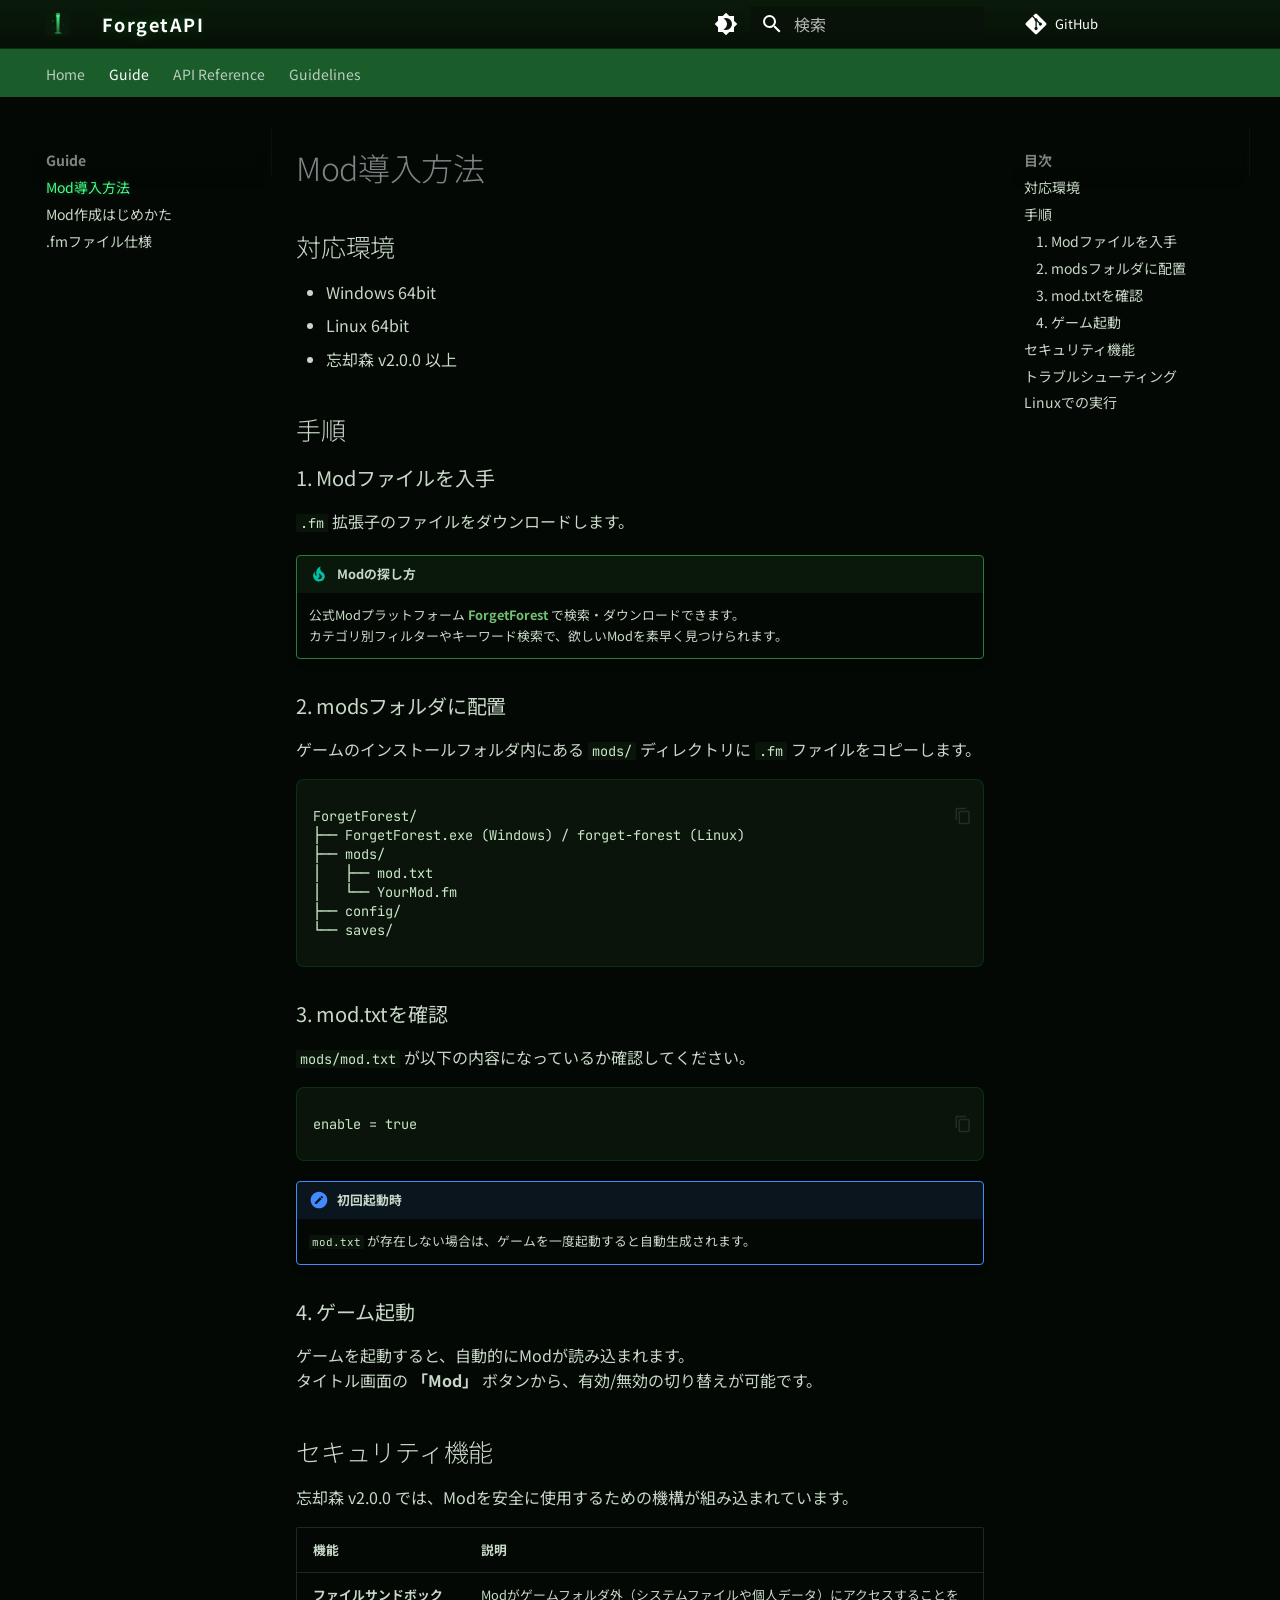
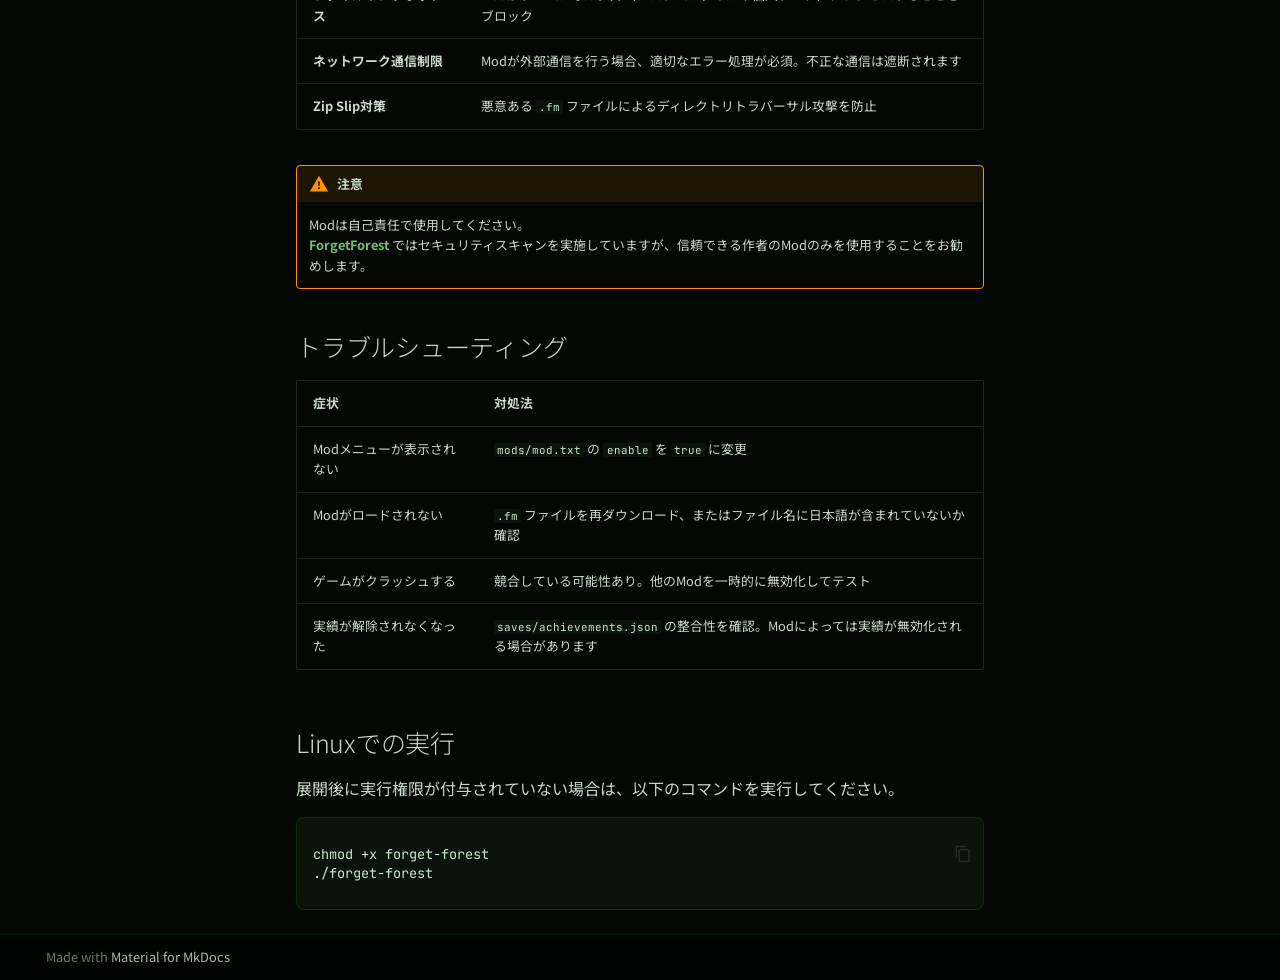
<file: guide/player-install/index.html>
<!doctype html>
<html lang="ja" class="no-js">
  <head>
    
      <meta charset="utf-8">
      <meta name="viewport" content="width=device-width,initial-scale=1">
      
        <meta name="description" content="忘却森 Mod API 公式ドキュメント">
      
      
      
        <link rel="canonical" href="https://www.forgetapi.f5.si/guide/player-install/">
      
      
        <link rel="prev" href="../..">
      
      
        <link rel="next" href="../mod-author-start/">
      
      
      <link rel="icon" href="../../assets/logo.svg">
      <meta name="generator" content="mkdocs-1.6.1, mkdocs-material-9.5.49">
    
    
      
        <title>Mod導入方法 - ForgetAPI</title>
      
    
    
      <link rel="stylesheet" href="../../assets/stylesheets/main.6f8fc17f.min.css">
      
        
        <link rel="stylesheet" href="../../assets/stylesheets/palette.06af60db.min.css">
      
      


    
    
      
    
    
      
        
        
        <link rel="preconnect" href="https://fonts.gstatic.com" crossorigin>
        <link rel="stylesheet" href="https://fonts.googleapis.com/css?family=Noto+Sans+JP:300,300i,400,400i,700,700i%7CJetBrains+Mono:400,400i,700,700i&display=fallback">
        <style>:root{--md-text-font:"Noto Sans JP";--md-code-font:"JetBrains Mono"}</style>
      
    
    
      <link rel="stylesheet" href="../../stylesheets/custom.css">
    
    <script>__md_scope=new URL("../..",location),__md_hash=e=>[...e].reduce(((e,_)=>(e<<5)-e+_.charCodeAt(0)),0),__md_get=(e,_=localStorage,t=__md_scope)=>JSON.parse(_.getItem(t.pathname+"."+e)),__md_set=(e,_,t=localStorage,a=__md_scope)=>{try{t.setItem(a.pathname+"."+e,JSON.stringify(_))}catch(e){}}</script>
    
      

    
    
    
  </head>
  
  
    
    
      
    
    
    
    
    <body dir="ltr" data-md-color-scheme="slate" data-md-color-primary="green" data-md-color-accent="light-green">
  
    
    <input class="md-toggle" data-md-toggle="drawer" type="checkbox" id="__drawer" autocomplete="off">
    <input class="md-toggle" data-md-toggle="search" type="checkbox" id="__search" autocomplete="off">
    <label class="md-overlay" for="__drawer"></label>
    <div data-md-component="skip">
      
        
        <a href="#mod" class="md-skip">
          コンテンツにスキップ
        </a>
      
    </div>
    <div data-md-component="announce">
      
    </div>
    
    
      

<header class="md-header" data-md-component="header">
  <nav class="md-header__inner md-grid" aria-label="ヘッダー">
    <a href="../.." title="ForgetAPI" class="md-header__button md-logo" aria-label="ForgetAPI" data-md-component="logo">
      
  <img src="../../assets/logo.svg" alt="logo">

    </a>
    <label class="md-header__button md-icon" for="__drawer">
      
      <svg xmlns="http://www.w3.org/2000/svg" viewBox="0 0 24 24"><path d="M3 6h18v2H3zm0 5h18v2H3zm0 5h18v2H3z"/></svg>
    </label>
    <div class="md-header__title" data-md-component="header-title">
      <div class="md-header__ellipsis">
        <div class="md-header__topic">
          <span class="md-ellipsis">
            ForgetAPI
          </span>
        </div>
        <div class="md-header__topic" data-md-component="header-topic">
          <span class="md-ellipsis">
            
              Mod導入方法
            
          </span>
        </div>
      </div>
    </div>
    
      
        <form class="md-header__option" data-md-component="palette">
  
    
    
    
    <input class="md-option" data-md-color-media="" data-md-color-scheme="slate" data-md-color-primary="green" data-md-color-accent="light-green"  aria-label="ライトモード"  type="radio" name="__palette" id="__palette_0">
    
      <label class="md-header__button md-icon" title="ライトモード" for="__palette_1" hidden>
        <svg xmlns="http://www.w3.org/2000/svg" viewBox="0 0 24 24"><path d="M12 18c-.89 0-1.74-.2-2.5-.55C11.56 16.5 13 14.42 13 12s-1.44-4.5-3.5-5.45C10.26 6.2 11.11 6 12 6a6 6 0 0 1 6 6 6 6 0 0 1-6 6m8-9.31V4h-4.69L12 .69 8.69 4H4v4.69L.69 12 4 15.31V20h4.69L12 23.31 15.31 20H20v-4.69L23.31 12z"/></svg>
      </label>
    
  
    
    
    
    <input class="md-option" data-md-color-media="" data-md-color-scheme="default" data-md-color-primary="green" data-md-color-accent="green"  aria-label="ダークモード"  type="radio" name="__palette" id="__palette_1">
    
      <label class="md-header__button md-icon" title="ダークモード" for="__palette_0" hidden>
        <svg xmlns="http://www.w3.org/2000/svg" viewBox="0 0 24 24"><path d="M12 8a4 4 0 0 0-4 4 4 4 0 0 0 4 4 4 4 0 0 0 4-4 4 4 0 0 0-4-4m0 10a6 6 0 0 1-6-6 6 6 0 0 1 6-6 6 6 0 0 1 6 6 6 6 0 0 1-6 6m8-9.31V4h-4.69L12 .69 8.69 4H4v4.69L.69 12 4 15.31V20h4.69L12 23.31 15.31 20H20v-4.69L23.31 12z"/></svg>
      </label>
    
  
</form>
      
    
    
      <script>var palette=__md_get("__palette");if(palette&&palette.color){if("(prefers-color-scheme)"===palette.color.media){var media=matchMedia("(prefers-color-scheme: light)"),input=document.querySelector(media.matches?"[data-md-color-media='(prefers-color-scheme: light)']":"[data-md-color-media='(prefers-color-scheme: dark)']");palette.color.media=input.getAttribute("data-md-color-media"),palette.color.scheme=input.getAttribute("data-md-color-scheme"),palette.color.primary=input.getAttribute("data-md-color-primary"),palette.color.accent=input.getAttribute("data-md-color-accent")}for(var[key,value]of Object.entries(palette.color))document.body.setAttribute("data-md-color-"+key,value)}</script>
    
    
    
      <label class="md-header__button md-icon" for="__search">
        
        <svg xmlns="http://www.w3.org/2000/svg" viewBox="0 0 24 24"><path d="M9.5 3A6.5 6.5 0 0 1 16 9.5c0 1.61-.59 3.09-1.56 4.23l.27.27h.79l5 5-1.5 1.5-5-5v-.79l-.27-.27A6.52 6.52 0 0 1 9.5 16 6.5 6.5 0 0 1 3 9.5 6.5 6.5 0 0 1 9.5 3m0 2C7 5 5 7 5 9.5S7 14 9.5 14 14 12 14 9.5 12 5 9.5 5"/></svg>
      </label>
      <div class="md-search" data-md-component="search" role="dialog">
  <label class="md-search__overlay" for="__search"></label>
  <div class="md-search__inner" role="search">
    <form class="md-search__form" name="search">
      <input type="text" class="md-search__input" name="query" aria-label="検索" placeholder="検索" autocapitalize="off" autocorrect="off" autocomplete="off" spellcheck="false" data-md-component="search-query" required>
      <label class="md-search__icon md-icon" for="__search">
        
        <svg xmlns="http://www.w3.org/2000/svg" viewBox="0 0 24 24"><path d="M9.5 3A6.5 6.5 0 0 1 16 9.5c0 1.61-.59 3.09-1.56 4.23l.27.27h.79l5 5-1.5 1.5-5-5v-.79l-.27-.27A6.52 6.52 0 0 1 9.5 16 6.5 6.5 0 0 1 3 9.5 6.5 6.5 0 0 1 9.5 3m0 2C7 5 5 7 5 9.5S7 14 9.5 14 14 12 14 9.5 12 5 9.5 5"/></svg>
        
        <svg xmlns="http://www.w3.org/2000/svg" viewBox="0 0 24 24"><path d="M20 11v2H8l5.5 5.5-1.42 1.42L4.16 12l7.92-7.92L13.5 5.5 8 11z"/></svg>
      </label>
      <nav class="md-search__options" aria-label="検索">
        
        <button type="reset" class="md-search__icon md-icon" title="クリア" aria-label="クリア" tabindex="-1">
          
          <svg xmlns="http://www.w3.org/2000/svg" viewBox="0 0 24 24"><path d="M19 6.41 17.59 5 12 10.59 6.41 5 5 6.41 10.59 12 5 17.59 6.41 19 12 13.41 17.59 19 19 17.59 13.41 12z"/></svg>
        </button>
      </nav>
      
        <div class="md-search__suggest" data-md-component="search-suggest"></div>
      
    </form>
    <div class="md-search__output">
      <div class="md-search__scrollwrap" tabindex="0" data-md-scrollfix>
        <div class="md-search-result" data-md-component="search-result">
          <div class="md-search-result__meta">
            検索を初期化
          </div>
          <ol class="md-search-result__list" role="presentation"></ol>
        </div>
      </div>
    </div>
  </div>
</div>
    
    
      <div class="md-header__source">
        <a href="https://github.com/conbifan/forgetapi-docs" title="リポジトリへ" class="md-source" data-md-component="source">
  <div class="md-source__icon md-icon">
    
    <svg xmlns="http://www.w3.org/2000/svg" viewBox="0 0 448 512"><!--! Font Awesome Free 6.7.1 by @fontawesome - https://fontawesome.com License - https://fontawesome.com/license/free (Icons: CC BY 4.0, Fonts: SIL OFL 1.1, Code: MIT License) Copyright 2024 Fonticons, Inc.--><path d="M439.55 236.05 244 40.45a28.87 28.87 0 0 0-40.81 0l-40.66 40.63 51.52 51.52c27.06-9.14 52.68 16.77 43.39 43.68l49.66 49.66c34.23-11.8 61.18 31 35.47 56.69-26.49 26.49-70.21-2.87-56-37.34L240.22 199v121.85c25.3 12.54 22.26 41.85 9.08 55a34.34 34.34 0 0 1-48.55 0c-17.57-17.6-11.07-46.91 11.25-56v-123c-20.8-8.51-24.6-30.74-18.64-45L142.57 101 8.45 235.14a28.86 28.86 0 0 0 0 40.81l195.61 195.6a28.86 28.86 0 0 0 40.8 0l194.69-194.69a28.86 28.86 0 0 0 0-40.81"/></svg>
  </div>
  <div class="md-source__repository">
    GitHub
  </div>
</a>
      </div>
    
  </nav>
  
</header>
    
    <div class="md-container" data-md-component="container">
      
      
        
          
            
<nav class="md-tabs" aria-label="タブ" data-md-component="tabs">
  <div class="md-grid">
    <ul class="md-tabs__list">
      
        
  
  
  
    <li class="md-tabs__item">
      <a href="../.." class="md-tabs__link">
        
  
    
  
  Home

      </a>
    </li>
  

      
        
  
  
    
  
  
    
    
      <li class="md-tabs__item md-tabs__item--active">
        <a href="./" class="md-tabs__link">
          
  
  Guide

        </a>
      </li>
    
  

      
        
  
  
  
    
    
      <li class="md-tabs__item">
        <a href="../../api/core/" class="md-tabs__link">
          
  
  API Reference

        </a>
      </li>
    
  

      
        
  
  
  
    
    
      <li class="md-tabs__item">
        <a href="../../guidelines/checklist/" class="md-tabs__link">
          
  
  Guidelines

        </a>
      </li>
    
  

      
    </ul>
  </div>
</nav>
          
        
      
      <main class="md-main" data-md-component="main">
        <div class="md-main__inner md-grid">
          
            
              
              <div class="md-sidebar md-sidebar--primary" data-md-component="sidebar" data-md-type="navigation" >
                <div class="md-sidebar__scrollwrap">
                  <div class="md-sidebar__inner">
                    


  


<nav class="md-nav md-nav--primary md-nav--lifted" aria-label="ナビゲーション" data-md-level="0">
  <label class="md-nav__title" for="__drawer">
    <a href="../.." title="ForgetAPI" class="md-nav__button md-logo" aria-label="ForgetAPI" data-md-component="logo">
      
  <img src="../../assets/logo.svg" alt="logo">

    </a>
    ForgetAPI
  </label>
  
    <div class="md-nav__source">
      <a href="https://github.com/conbifan/forgetapi-docs" title="リポジトリへ" class="md-source" data-md-component="source">
  <div class="md-source__icon md-icon">
    
    <svg xmlns="http://www.w3.org/2000/svg" viewBox="0 0 448 512"><!--! Font Awesome Free 6.7.1 by @fontawesome - https://fontawesome.com License - https://fontawesome.com/license/free (Icons: CC BY 4.0, Fonts: SIL OFL 1.1, Code: MIT License) Copyright 2024 Fonticons, Inc.--><path d="M439.55 236.05 244 40.45a28.87 28.87 0 0 0-40.81 0l-40.66 40.63 51.52 51.52c27.06-9.14 52.68 16.77 43.39 43.68l49.66 49.66c34.23-11.8 61.18 31 35.47 56.69-26.49 26.49-70.21-2.87-56-37.34L240.22 199v121.85c25.3 12.54 22.26 41.85 9.08 55a34.34 34.34 0 0 1-48.55 0c-17.57-17.6-11.07-46.91 11.25-56v-123c-20.8-8.51-24.6-30.74-18.64-45L142.57 101 8.45 235.14a28.86 28.86 0 0 0 0 40.81l195.61 195.6a28.86 28.86 0 0 0 40.8 0l194.69-194.69a28.86 28.86 0 0 0 0-40.81"/></svg>
  </div>
  <div class="md-source__repository">
    GitHub
  </div>
</a>
    </div>
  
  <ul class="md-nav__list" data-md-scrollfix>
    
      
      
  
  
  
  
    <li class="md-nav__item">
      <a href="../.." class="md-nav__link">
        
  
  <span class="md-ellipsis">
    Home
  </span>
  

      </a>
    </li>
  

    
      
      
  
  
    
  
  
  
    
    
    
      
        
        
      
      
        
      
    
    
    <li class="md-nav__item md-nav__item--active md-nav__item--section md-nav__item--nested">
      
        
        
        <input class="md-nav__toggle md-toggle " type="checkbox" id="__nav_2" checked>
        
          
          <label class="md-nav__link" for="__nav_2" id="__nav_2_label" tabindex="">
            
  
  <span class="md-ellipsis">
    Guide
  </span>
  

            <span class="md-nav__icon md-icon"></span>
          </label>
        
        <nav class="md-nav" data-md-level="1" aria-labelledby="__nav_2_label" aria-expanded="true">
          <label class="md-nav__title" for="__nav_2">
            <span class="md-nav__icon md-icon"></span>
            Guide
          </label>
          <ul class="md-nav__list" data-md-scrollfix>
            
              
                
  
  
    
  
  
  
    <li class="md-nav__item md-nav__item--active">
      
      <input class="md-nav__toggle md-toggle" type="checkbox" id="__toc">
      
      
        
      
      
        <label class="md-nav__link md-nav__link--active" for="__toc">
          
  
  <span class="md-ellipsis">
    Mod導入方法
  </span>
  

          <span class="md-nav__icon md-icon"></span>
        </label>
      
      <a href="./" class="md-nav__link md-nav__link--active">
        
  
  <span class="md-ellipsis">
    Mod導入方法
  </span>
  

      </a>
      
        

<nav class="md-nav md-nav--secondary" aria-label="目次">
  
  
  
    
  
  
    <label class="md-nav__title" for="__toc">
      <span class="md-nav__icon md-icon"></span>
      目次
    </label>
    <ul class="md-nav__list" data-md-component="toc" data-md-scrollfix>
      
        <li class="md-nav__item">
  <a href="#_1" class="md-nav__link">
    <span class="md-ellipsis">
      対応環境
    </span>
  </a>
  
</li>
      
        <li class="md-nav__item">
  <a href="#_2" class="md-nav__link">
    <span class="md-ellipsis">
      手順
    </span>
  </a>
  
    <nav class="md-nav" aria-label="手順">
      <ul class="md-nav__list">
        
          <li class="md-nav__item">
  <a href="#1-mod" class="md-nav__link">
    <span class="md-ellipsis">
      1. Modファイルを入手
    </span>
  </a>
  
</li>
        
          <li class="md-nav__item">
  <a href="#2-mods" class="md-nav__link">
    <span class="md-ellipsis">
      2. modsフォルダに配置
    </span>
  </a>
  
</li>
        
          <li class="md-nav__item">
  <a href="#3-modtxt" class="md-nav__link">
    <span class="md-ellipsis">
      3. mod.txtを確認
    </span>
  </a>
  
</li>
        
          <li class="md-nav__item">
  <a href="#4" class="md-nav__link">
    <span class="md-ellipsis">
      4. ゲーム起動
    </span>
  </a>
  
</li>
        
      </ul>
    </nav>
  
</li>
      
        <li class="md-nav__item">
  <a href="#_3" class="md-nav__link">
    <span class="md-ellipsis">
      セキュリティ機能
    </span>
  </a>
  
</li>
      
        <li class="md-nav__item">
  <a href="#_4" class="md-nav__link">
    <span class="md-ellipsis">
      トラブルシューティング
    </span>
  </a>
  
</li>
      
        <li class="md-nav__item">
  <a href="#linux" class="md-nav__link">
    <span class="md-ellipsis">
      Linuxでの実行
    </span>
  </a>
  
</li>
      
    </ul>
  
</nav>
      
    </li>
  

              
            
              
                
  
  
  
  
    <li class="md-nav__item">
      <a href="../mod-author-start/" class="md-nav__link">
        
  
  <span class="md-ellipsis">
    Mod作成はじめかた
  </span>
  

      </a>
    </li>
  

              
            
              
                
  
  
  
  
    <li class="md-nav__item">
      <a href="../fm-spec/" class="md-nav__link">
        
  
  <span class="md-ellipsis">
    .fmファイル仕様
  </span>
  

      </a>
    </li>
  

              
            
          </ul>
        </nav>
      
    </li>
  

    
      
      
  
  
  
  
    
    
    
      
      
        
      
    
    
    <li class="md-nav__item md-nav__item--nested">
      
        
        
          
        
        <input class="md-nav__toggle md-toggle md-toggle--indeterminate" type="checkbox" id="__nav_3" >
        
          
          <label class="md-nav__link" for="__nav_3" id="__nav_3_label" tabindex="0">
            
  
  <span class="md-ellipsis">
    API Reference
  </span>
  

            <span class="md-nav__icon md-icon"></span>
          </label>
        
        <nav class="md-nav" data-md-level="1" aria-labelledby="__nav_3_label" aria-expanded="false">
          <label class="md-nav__title" for="__nav_3">
            <span class="md-nav__icon md-icon"></span>
            API Reference
          </label>
          <ul class="md-nav__list" data-md-scrollfix>
            
              
                
  
  
  
  
    <li class="md-nav__item">
      <a href="../../api/core/" class="md-nav__link">
        
  
  <span class="md-ellipsis">
    Core
  </span>
  

      </a>
    </li>
  

              
            
          </ul>
        </nav>
      
    </li>
  

    
      
      
  
  
  
  
    
    
    
      
      
        
      
    
    
    <li class="md-nav__item md-nav__item--nested">
      
        
        
          
        
        <input class="md-nav__toggle md-toggle md-toggle--indeterminate" type="checkbox" id="__nav_4" >
        
          
          <label class="md-nav__link" for="__nav_4" id="__nav_4_label" tabindex="0">
            
  
  <span class="md-ellipsis">
    Guidelines
  </span>
  

            <span class="md-nav__icon md-icon"></span>
          </label>
        
        <nav class="md-nav" data-md-level="1" aria-labelledby="__nav_4_label" aria-expanded="false">
          <label class="md-nav__title" for="__nav_4">
            <span class="md-nav__icon md-icon"></span>
            Guidelines
          </label>
          <ul class="md-nav__list" data-md-scrollfix>
            
              
                
  
  
  
  
    <li class="md-nav__item">
      <a href="../../guidelines/checklist/" class="md-nav__link">
        
  
  <span class="md-ellipsis">
    チェックリスト
  </span>
  

      </a>
    </li>
  

              
            
          </ul>
        </nav>
      
    </li>
  

    
  </ul>
</nav>
                  </div>
                </div>
              </div>
            
            
              
              <div class="md-sidebar md-sidebar--secondary" data-md-component="sidebar" data-md-type="toc" >
                <div class="md-sidebar__scrollwrap">
                  <div class="md-sidebar__inner">
                    

<nav class="md-nav md-nav--secondary" aria-label="目次">
  
  
  
    
  
  
    <label class="md-nav__title" for="__toc">
      <span class="md-nav__icon md-icon"></span>
      目次
    </label>
    <ul class="md-nav__list" data-md-component="toc" data-md-scrollfix>
      
        <li class="md-nav__item">
  <a href="#_1" class="md-nav__link">
    <span class="md-ellipsis">
      対応環境
    </span>
  </a>
  
</li>
      
        <li class="md-nav__item">
  <a href="#_2" class="md-nav__link">
    <span class="md-ellipsis">
      手順
    </span>
  </a>
  
    <nav class="md-nav" aria-label="手順">
      <ul class="md-nav__list">
        
          <li class="md-nav__item">
  <a href="#1-mod" class="md-nav__link">
    <span class="md-ellipsis">
      1. Modファイルを入手
    </span>
  </a>
  
</li>
        
          <li class="md-nav__item">
  <a href="#2-mods" class="md-nav__link">
    <span class="md-ellipsis">
      2. modsフォルダに配置
    </span>
  </a>
  
</li>
        
          <li class="md-nav__item">
  <a href="#3-modtxt" class="md-nav__link">
    <span class="md-ellipsis">
      3. mod.txtを確認
    </span>
  </a>
  
</li>
        
          <li class="md-nav__item">
  <a href="#4" class="md-nav__link">
    <span class="md-ellipsis">
      4. ゲーム起動
    </span>
  </a>
  
</li>
        
      </ul>
    </nav>
  
</li>
      
        <li class="md-nav__item">
  <a href="#_3" class="md-nav__link">
    <span class="md-ellipsis">
      セキュリティ機能
    </span>
  </a>
  
</li>
      
        <li class="md-nav__item">
  <a href="#_4" class="md-nav__link">
    <span class="md-ellipsis">
      トラブルシューティング
    </span>
  </a>
  
</li>
      
        <li class="md-nav__item">
  <a href="#linux" class="md-nav__link">
    <span class="md-ellipsis">
      Linuxでの実行
    </span>
  </a>
  
</li>
      
    </ul>
  
</nav>
                  </div>
                </div>
              </div>
            
          
          
            <div class="md-content" data-md-component="content">
              <article class="md-content__inner md-typeset">
                
                  

  
  


<h1 id="mod">Mod導入方法</h1>
<h2 id="_1">対応環境</h2>
<ul>
<li>Windows 64bit</li>
<li>Linux 64bit</li>
<li>忘却森 v2.0.0 以上</li>
</ul>
<h2 id="_2">手順</h2>
<h3 id="1-mod">1. Modファイルを入手</h3>
<p><code>.fm</code> 拡張子のファイルをダウンロードします。</p>
<div class="admonition tip">
<p class="admonition-title">Modの探し方</p>
<p>公式Modプラットフォーム <strong><a href="https://forgetforest.base44.app">ForgetForest</a></strong> で検索・ダウンロードできます。<br />
カテゴリ別フィルターやキーワード検索で、欲しいModを素早く見つけられます。</p>
</div>
<h3 id="2-mods">2. modsフォルダに配置</h3>
<p>ゲームのインストールフォルダ内にある <code>mods/</code> ディレクトリに <code>.fm</code> ファイルをコピーします。</p>
<div class="highlight"><pre><span></span><code>ForgetForest/
├── ForgetForest.exe (Windows) / forget-forest (Linux)
├── mods/
│   ├── mod.txt
│   └── YourMod.fm
├── config/
└── saves/
</code></pre></div>
<h3 id="3-modtxt">3. mod.txtを確認</h3>
<p><code>mods/mod.txt</code> が以下の内容になっているか確認してください。</p>
<div class="highlight"><pre><span></span><code>enable = true
</code></pre></div>
<div class="admonition note">
<p class="admonition-title">初回起動時</p>
<p><code>mod.txt</code> が存在しない場合は、ゲームを一度起動すると自動生成されます。</p>
</div>
<h3 id="4">4. ゲーム起動</h3>
<p>ゲームを起動すると、自動的にModが読み込まれます。<br />
タイトル画面の <strong>「Mod」</strong> ボタンから、有効/無効の切り替えが可能です。</p>
<h2 id="_3">セキュリティ機能</h2>
<p>忘却森 v2.0.0 では、Modを安全に使用するための機構が組み込まれています。</p>
<table>
<thead>
<tr>
<th>機能</th>
<th>説明</th>
</tr>
</thead>
<tbody>
<tr>
<td><strong>ファイルサンドボックス</strong></td>
<td>Modがゲームフォルダ外（システムファイルや個人データ）にアクセスすることをブロック</td>
</tr>
<tr>
<td><strong>ネットワーク通信制限</strong></td>
<td>Modが外部通信を行う場合、適切なエラー処理が必須。不正な通信は遮断されます</td>
</tr>
<tr>
<td><strong>Zip Slip対策</strong></td>
<td>悪意ある <code>.fm</code> ファイルによるディレクトリトラバーサル攻撃を防止</td>
</tr>
</tbody>
</table>
<div class="admonition warning">
<p class="admonition-title">注意</p>
<p>Modは自己責任で使用してください。<br />
<strong><a href="https://forgetforest.base44.app">ForgetForest</a></strong> ではセキュリティスキャンを実施していますが、信頼できる作者のModのみを使用することをお勧めします。</p>
</div>
<h2 id="_4">トラブルシューティング</h2>
<table>
<thead>
<tr>
<th>症状</th>
<th>対処法</th>
</tr>
</thead>
<tbody>
<tr>
<td>Modメニューが表示されない</td>
<td><code>mods/mod.txt</code> の <code>enable</code> を <code>true</code> に変更</td>
</tr>
<tr>
<td>Modがロードされない</td>
<td><code>.fm</code> ファイルを再ダウンロード、またはファイル名に日本語が含まれていないか確認</td>
</tr>
<tr>
<td>ゲームがクラッシュする</td>
<td>競合している可能性あり。他のModを一時的に無効化してテスト</td>
</tr>
<tr>
<td>実績が解除されなくなった</td>
<td><code>saves/achievements.json</code> の整合性を確認。Modによっては実績が無効化される場合があります</td>
</tr>
</tbody>
</table>
<h2 id="linux">Linuxでの実行</h2>
<p>展開後に実行権限が付与されていない場合は、以下のコマンドを実行してください。</p>
<div class="highlight"><pre><span></span><code>chmod +x forget-forest
./forget-forest
</code></pre></div>












                
              </article>
            </div>
          
          
<script>var target=document.getElementById(location.hash.slice(1));target&&target.name&&(target.checked=target.name.startsWith("__tabbed_"))</script>
        </div>
        
      </main>
      
        <footer class="md-footer">
  
  <div class="md-footer-meta md-typeset">
    <div class="md-footer-meta__inner md-grid">
      <div class="md-copyright">
  
  
    Made with
    <a href="https://squidfunk.github.io/mkdocs-material/" target="_blank" rel="noopener">
      Material for MkDocs
    </a>
  
</div>
      
    </div>
  </div>
</footer>
      
    </div>
    <div class="md-dialog" data-md-component="dialog">
      <div class="md-dialog__inner md-typeset"></div>
    </div>
    
    
    <script id="__config" type="application/json">{"base": "../..", "features": ["navigation.tabs", "navigation.sections", "navigation.expand", "search.suggest", "search.highlight", "content.code.copy", "content.code.annotate"], "search": "../../assets/javascripts/workers/search.6ce7567c.min.js", "translations": {"clipboard.copied": "\u30b3\u30d4\u30fc\u3057\u307e\u3057\u305f", "clipboard.copy": "\u30af\u30ea\u30c3\u30d7\u30dc\u30fc\u30c9\u3078\u30b3\u30d4\u30fc", "search.result.more.one": "\u3053\u306e\u30da\u30fc\u30b8\u5185\u306b\u3082\u30461\u4ef6\u898b\u3064\u304b\u308a\u307e\u3057\u305f", "search.result.more.other": "\u3053\u306e\u30da\u30fc\u30b8\u5185\u306b\u3042\u3068#\u4ef6\u898b\u3064\u304b\u308a\u307e\u3057\u305f", "search.result.none": "\u4f55\u3082\u898b\u3064\u304b\u308a\u307e\u305b\u3093\u3067\u3057\u305f", "search.result.one": "1\u4ef6\u898b\u3064\u304b\u308a\u307e\u3057\u305f", "search.result.other": "#\u4ef6\u898b\u3064\u304b\u308a\u307e\u3057\u305f", "search.result.placeholder": "\u691c\u7d22\u30ad\u30fc\u30ef\u30fc\u30c9\u3092\u5165\u529b\u3057\u3066\u304f\u3060\u3055\u3044", "search.result.term.missing": "\u691c\u7d22\u306b\u542b\u307e\u308c\u306a\u3044", "select.version": "\u30d0\u30fc\u30b8\u30e7\u30f3\u5207\u308a\u66ff\u3048"}}</script>
    
    
      <script src="../../assets/javascripts/bundle.88dd0f4e.min.js"></script>
      
    
  </body>
</html>
</file>
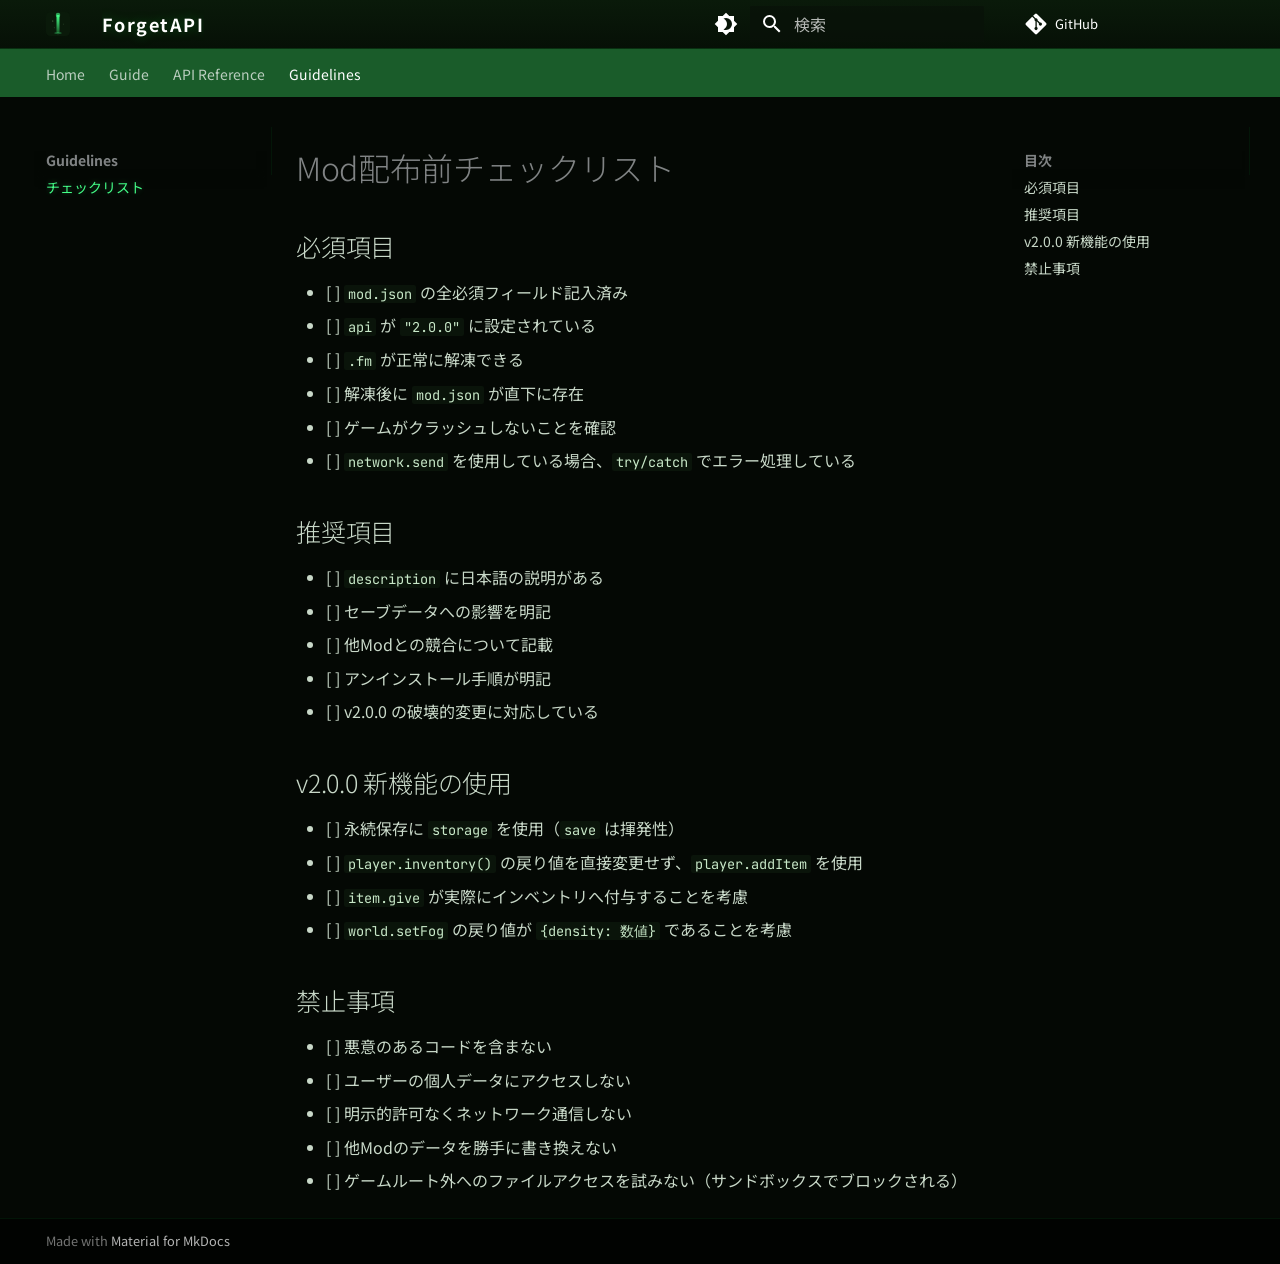
<file: guidelines/checklist/index.html>
<!doctype html>
<html lang="ja" class="no-js">
  <head>
    
      <meta charset="utf-8">
      <meta name="viewport" content="width=device-width,initial-scale=1">
      
        <meta name="description" content="忘却森 Mod API 公式ドキュメント">
      
      
      
        <link rel="canonical" href="https://www.forgetapi.f5.si/guidelines/checklist/">
      
      
        <link rel="prev" href="../../api/core/">
      
      
      
      <link rel="icon" href="../../assets/logo.svg">
      <meta name="generator" content="mkdocs-1.6.1, mkdocs-material-9.5.49">
    
    
      
        <title>チェックリスト - ForgetAPI</title>
      
    
    
      <link rel="stylesheet" href="../../assets/stylesheets/main.6f8fc17f.min.css">
      
        
        <link rel="stylesheet" href="../../assets/stylesheets/palette.06af60db.min.css">
      
      


    
    
      
    
    
      
        
        
        <link rel="preconnect" href="https://fonts.gstatic.com" crossorigin>
        <link rel="stylesheet" href="https://fonts.googleapis.com/css?family=Noto+Sans+JP:300,300i,400,400i,700,700i%7CJetBrains+Mono:400,400i,700,700i&display=fallback">
        <style>:root{--md-text-font:"Noto Sans JP";--md-code-font:"JetBrains Mono"}</style>
      
    
    
      <link rel="stylesheet" href="../../stylesheets/custom.css">
    
    <script>__md_scope=new URL("../..",location),__md_hash=e=>[...e].reduce(((e,_)=>(e<<5)-e+_.charCodeAt(0)),0),__md_get=(e,_=localStorage,t=__md_scope)=>JSON.parse(_.getItem(t.pathname+"."+e)),__md_set=(e,_,t=localStorage,a=__md_scope)=>{try{t.setItem(a.pathname+"."+e,JSON.stringify(_))}catch(e){}}</script>
    
      

    
    
    
  </head>
  
  
    
    
      
    
    
    
    
    <body dir="ltr" data-md-color-scheme="slate" data-md-color-primary="green" data-md-color-accent="light-green">
  
    
    <input class="md-toggle" data-md-toggle="drawer" type="checkbox" id="__drawer" autocomplete="off">
    <input class="md-toggle" data-md-toggle="search" type="checkbox" id="__search" autocomplete="off">
    <label class="md-overlay" for="__drawer"></label>
    <div data-md-component="skip">
      
        
        <a href="#mod" class="md-skip">
          コンテンツにスキップ
        </a>
      
    </div>
    <div data-md-component="announce">
      
    </div>
    
    
      

<header class="md-header" data-md-component="header">
  <nav class="md-header__inner md-grid" aria-label="ヘッダー">
    <a href="../.." title="ForgetAPI" class="md-header__button md-logo" aria-label="ForgetAPI" data-md-component="logo">
      
  <img src="../../assets/logo.svg" alt="logo">

    </a>
    <label class="md-header__button md-icon" for="__drawer">
      
      <svg xmlns="http://www.w3.org/2000/svg" viewBox="0 0 24 24"><path d="M3 6h18v2H3zm0 5h18v2H3zm0 5h18v2H3z"/></svg>
    </label>
    <div class="md-header__title" data-md-component="header-title">
      <div class="md-header__ellipsis">
        <div class="md-header__topic">
          <span class="md-ellipsis">
            ForgetAPI
          </span>
        </div>
        <div class="md-header__topic" data-md-component="header-topic">
          <span class="md-ellipsis">
            
              チェックリスト
            
          </span>
        </div>
      </div>
    </div>
    
      
        <form class="md-header__option" data-md-component="palette">
  
    
    
    
    <input class="md-option" data-md-color-media="" data-md-color-scheme="slate" data-md-color-primary="green" data-md-color-accent="light-green"  aria-label="ライトモード"  type="radio" name="__palette" id="__palette_0">
    
      <label class="md-header__button md-icon" title="ライトモード" for="__palette_1" hidden>
        <svg xmlns="http://www.w3.org/2000/svg" viewBox="0 0 24 24"><path d="M12 18c-.89 0-1.74-.2-2.5-.55C11.56 16.5 13 14.42 13 12s-1.44-4.5-3.5-5.45C10.26 6.2 11.11 6 12 6a6 6 0 0 1 6 6 6 6 0 0 1-6 6m8-9.31V4h-4.69L12 .69 8.69 4H4v4.69L.69 12 4 15.31V20h4.69L12 23.31 15.31 20H20v-4.69L23.31 12z"/></svg>
      </label>
    
  
    
    
    
    <input class="md-option" data-md-color-media="" data-md-color-scheme="default" data-md-color-primary="green" data-md-color-accent="green"  aria-label="ダークモード"  type="radio" name="__palette" id="__palette_1">
    
      <label class="md-header__button md-icon" title="ダークモード" for="__palette_0" hidden>
        <svg xmlns="http://www.w3.org/2000/svg" viewBox="0 0 24 24"><path d="M12 8a4 4 0 0 0-4 4 4 4 0 0 0 4 4 4 4 0 0 0 4-4 4 4 0 0 0-4-4m0 10a6 6 0 0 1-6-6 6 6 0 0 1 6-6 6 6 0 0 1 6 6 6 6 0 0 1-6 6m8-9.31V4h-4.69L12 .69 8.69 4H4v4.69L.69 12 4 15.31V20h4.69L12 23.31 15.31 20H20v-4.69L23.31 12z"/></svg>
      </label>
    
  
</form>
      
    
    
      <script>var palette=__md_get("__palette");if(palette&&palette.color){if("(prefers-color-scheme)"===palette.color.media){var media=matchMedia("(prefers-color-scheme: light)"),input=document.querySelector(media.matches?"[data-md-color-media='(prefers-color-scheme: light)']":"[data-md-color-media='(prefers-color-scheme: dark)']");palette.color.media=input.getAttribute("data-md-color-media"),palette.color.scheme=input.getAttribute("data-md-color-scheme"),palette.color.primary=input.getAttribute("data-md-color-primary"),palette.color.accent=input.getAttribute("data-md-color-accent")}for(var[key,value]of Object.entries(palette.color))document.body.setAttribute("data-md-color-"+key,value)}</script>
    
    
    
      <label class="md-header__button md-icon" for="__search">
        
        <svg xmlns="http://www.w3.org/2000/svg" viewBox="0 0 24 24"><path d="M9.5 3A6.5 6.5 0 0 1 16 9.5c0 1.61-.59 3.09-1.56 4.23l.27.27h.79l5 5-1.5 1.5-5-5v-.79l-.27-.27A6.52 6.52 0 0 1 9.5 16 6.5 6.5 0 0 1 3 9.5 6.5 6.5 0 0 1 9.5 3m0 2C7 5 5 7 5 9.5S7 14 9.5 14 14 12 14 9.5 12 5 9.5 5"/></svg>
      </label>
      <div class="md-search" data-md-component="search" role="dialog">
  <label class="md-search__overlay" for="__search"></label>
  <div class="md-search__inner" role="search">
    <form class="md-search__form" name="search">
      <input type="text" class="md-search__input" name="query" aria-label="検索" placeholder="検索" autocapitalize="off" autocorrect="off" autocomplete="off" spellcheck="false" data-md-component="search-query" required>
      <label class="md-search__icon md-icon" for="__search">
        
        <svg xmlns="http://www.w3.org/2000/svg" viewBox="0 0 24 24"><path d="M9.5 3A6.5 6.5 0 0 1 16 9.5c0 1.61-.59 3.09-1.56 4.23l.27.27h.79l5 5-1.5 1.5-5-5v-.79l-.27-.27A6.52 6.52 0 0 1 9.5 16 6.5 6.5 0 0 1 3 9.5 6.5 6.5 0 0 1 9.5 3m0 2C7 5 5 7 5 9.5S7 14 9.5 14 14 12 14 9.5 12 5 9.5 5"/></svg>
        
        <svg xmlns="http://www.w3.org/2000/svg" viewBox="0 0 24 24"><path d="M20 11v2H8l5.5 5.5-1.42 1.42L4.16 12l7.92-7.92L13.5 5.5 8 11z"/></svg>
      </label>
      <nav class="md-search__options" aria-label="検索">
        
        <button type="reset" class="md-search__icon md-icon" title="クリア" aria-label="クリア" tabindex="-1">
          
          <svg xmlns="http://www.w3.org/2000/svg" viewBox="0 0 24 24"><path d="M19 6.41 17.59 5 12 10.59 6.41 5 5 6.41 10.59 12 5 17.59 6.41 19 12 13.41 17.59 19 19 17.59 13.41 12z"/></svg>
        </button>
      </nav>
      
        <div class="md-search__suggest" data-md-component="search-suggest"></div>
      
    </form>
    <div class="md-search__output">
      <div class="md-search__scrollwrap" tabindex="0" data-md-scrollfix>
        <div class="md-search-result" data-md-component="search-result">
          <div class="md-search-result__meta">
            検索を初期化
          </div>
          <ol class="md-search-result__list" role="presentation"></ol>
        </div>
      </div>
    </div>
  </div>
</div>
    
    
      <div class="md-header__source">
        <a href="https://github.com/conbifan/forgetapi-docs" title="リポジトリへ" class="md-source" data-md-component="source">
  <div class="md-source__icon md-icon">
    
    <svg xmlns="http://www.w3.org/2000/svg" viewBox="0 0 448 512"><!--! Font Awesome Free 6.7.1 by @fontawesome - https://fontawesome.com License - https://fontawesome.com/license/free (Icons: CC BY 4.0, Fonts: SIL OFL 1.1, Code: MIT License) Copyright 2024 Fonticons, Inc.--><path d="M439.55 236.05 244 40.45a28.87 28.87 0 0 0-40.81 0l-40.66 40.63 51.52 51.52c27.06-9.14 52.68 16.77 43.39 43.68l49.66 49.66c34.23-11.8 61.18 31 35.47 56.69-26.49 26.49-70.21-2.87-56-37.34L240.22 199v121.85c25.3 12.54 22.26 41.85 9.08 55a34.34 34.34 0 0 1-48.55 0c-17.57-17.6-11.07-46.91 11.25-56v-123c-20.8-8.51-24.6-30.74-18.64-45L142.57 101 8.45 235.14a28.86 28.86 0 0 0 0 40.81l195.61 195.6a28.86 28.86 0 0 0 40.8 0l194.69-194.69a28.86 28.86 0 0 0 0-40.81"/></svg>
  </div>
  <div class="md-source__repository">
    GitHub
  </div>
</a>
      </div>
    
  </nav>
  
</header>
    
    <div class="md-container" data-md-component="container">
      
      
        
          
            
<nav class="md-tabs" aria-label="タブ" data-md-component="tabs">
  <div class="md-grid">
    <ul class="md-tabs__list">
      
        
  
  
  
    <li class="md-tabs__item">
      <a href="../.." class="md-tabs__link">
        
  
    
  
  Home

      </a>
    </li>
  

      
        
  
  
  
    
    
      <li class="md-tabs__item">
        <a href="../../guide/player-install/" class="md-tabs__link">
          
  
  Guide

        </a>
      </li>
    
  

      
        
  
  
  
    
    
      <li class="md-tabs__item">
        <a href="../../api/core/" class="md-tabs__link">
          
  
  API Reference

        </a>
      </li>
    
  

      
        
  
  
    
  
  
    
    
      <li class="md-tabs__item md-tabs__item--active">
        <a href="./" class="md-tabs__link">
          
  
  Guidelines

        </a>
      </li>
    
  

      
    </ul>
  </div>
</nav>
          
        
      
      <main class="md-main" data-md-component="main">
        <div class="md-main__inner md-grid">
          
            
              
              <div class="md-sidebar md-sidebar--primary" data-md-component="sidebar" data-md-type="navigation" >
                <div class="md-sidebar__scrollwrap">
                  <div class="md-sidebar__inner">
                    


  


<nav class="md-nav md-nav--primary md-nav--lifted" aria-label="ナビゲーション" data-md-level="0">
  <label class="md-nav__title" for="__drawer">
    <a href="../.." title="ForgetAPI" class="md-nav__button md-logo" aria-label="ForgetAPI" data-md-component="logo">
      
  <img src="../../assets/logo.svg" alt="logo">

    </a>
    ForgetAPI
  </label>
  
    <div class="md-nav__source">
      <a href="https://github.com/conbifan/forgetapi-docs" title="リポジトリへ" class="md-source" data-md-component="source">
  <div class="md-source__icon md-icon">
    
    <svg xmlns="http://www.w3.org/2000/svg" viewBox="0 0 448 512"><!--! Font Awesome Free 6.7.1 by @fontawesome - https://fontawesome.com License - https://fontawesome.com/license/free (Icons: CC BY 4.0, Fonts: SIL OFL 1.1, Code: MIT License) Copyright 2024 Fonticons, Inc.--><path d="M439.55 236.05 244 40.45a28.87 28.87 0 0 0-40.81 0l-40.66 40.63 51.52 51.52c27.06-9.14 52.68 16.77 43.39 43.68l49.66 49.66c34.23-11.8 61.18 31 35.47 56.69-26.49 26.49-70.21-2.87-56-37.34L240.22 199v121.85c25.3 12.54 22.26 41.85 9.08 55a34.34 34.34 0 0 1-48.55 0c-17.57-17.6-11.07-46.91 11.25-56v-123c-20.8-8.51-24.6-30.74-18.64-45L142.57 101 8.45 235.14a28.86 28.86 0 0 0 0 40.81l195.61 195.6a28.86 28.86 0 0 0 40.8 0l194.69-194.69a28.86 28.86 0 0 0 0-40.81"/></svg>
  </div>
  <div class="md-source__repository">
    GitHub
  </div>
</a>
    </div>
  
  <ul class="md-nav__list" data-md-scrollfix>
    
      
      
  
  
  
  
    <li class="md-nav__item">
      <a href="../.." class="md-nav__link">
        
  
  <span class="md-ellipsis">
    Home
  </span>
  

      </a>
    </li>
  

    
      
      
  
  
  
  
    
    
    
      
      
        
      
    
    
    <li class="md-nav__item md-nav__item--nested">
      
        
        
          
        
        <input class="md-nav__toggle md-toggle md-toggle--indeterminate" type="checkbox" id="__nav_2" >
        
          
          <label class="md-nav__link" for="__nav_2" id="__nav_2_label" tabindex="0">
            
  
  <span class="md-ellipsis">
    Guide
  </span>
  

            <span class="md-nav__icon md-icon"></span>
          </label>
        
        <nav class="md-nav" data-md-level="1" aria-labelledby="__nav_2_label" aria-expanded="false">
          <label class="md-nav__title" for="__nav_2">
            <span class="md-nav__icon md-icon"></span>
            Guide
          </label>
          <ul class="md-nav__list" data-md-scrollfix>
            
              
                
  
  
  
  
    <li class="md-nav__item">
      <a href="../../guide/player-install/" class="md-nav__link">
        
  
  <span class="md-ellipsis">
    Mod導入方法
  </span>
  

      </a>
    </li>
  

              
            
              
                
  
  
  
  
    <li class="md-nav__item">
      <a href="../../guide/mod-author-start/" class="md-nav__link">
        
  
  <span class="md-ellipsis">
    Mod作成はじめかた
  </span>
  

      </a>
    </li>
  

              
            
              
                
  
  
  
  
    <li class="md-nav__item">
      <a href="../../guide/fm-spec/" class="md-nav__link">
        
  
  <span class="md-ellipsis">
    .fmファイル仕様
  </span>
  

      </a>
    </li>
  

              
            
          </ul>
        </nav>
      
    </li>
  

    
      
      
  
  
  
  
    
    
    
      
      
        
      
    
    
    <li class="md-nav__item md-nav__item--nested">
      
        
        
          
        
        <input class="md-nav__toggle md-toggle md-toggle--indeterminate" type="checkbox" id="__nav_3" >
        
          
          <label class="md-nav__link" for="__nav_3" id="__nav_3_label" tabindex="0">
            
  
  <span class="md-ellipsis">
    API Reference
  </span>
  

            <span class="md-nav__icon md-icon"></span>
          </label>
        
        <nav class="md-nav" data-md-level="1" aria-labelledby="__nav_3_label" aria-expanded="false">
          <label class="md-nav__title" for="__nav_3">
            <span class="md-nav__icon md-icon"></span>
            API Reference
          </label>
          <ul class="md-nav__list" data-md-scrollfix>
            
              
                
  
  
  
  
    <li class="md-nav__item">
      <a href="../../api/core/" class="md-nav__link">
        
  
  <span class="md-ellipsis">
    Core
  </span>
  

      </a>
    </li>
  

              
            
          </ul>
        </nav>
      
    </li>
  

    
      
      
  
  
    
  
  
  
    
    
    
      
        
        
      
      
        
      
    
    
    <li class="md-nav__item md-nav__item--active md-nav__item--section md-nav__item--nested">
      
        
        
        <input class="md-nav__toggle md-toggle " type="checkbox" id="__nav_4" checked>
        
          
          <label class="md-nav__link" for="__nav_4" id="__nav_4_label" tabindex="">
            
  
  <span class="md-ellipsis">
    Guidelines
  </span>
  

            <span class="md-nav__icon md-icon"></span>
          </label>
        
        <nav class="md-nav" data-md-level="1" aria-labelledby="__nav_4_label" aria-expanded="true">
          <label class="md-nav__title" for="__nav_4">
            <span class="md-nav__icon md-icon"></span>
            Guidelines
          </label>
          <ul class="md-nav__list" data-md-scrollfix>
            
              
                
  
  
    
  
  
  
    <li class="md-nav__item md-nav__item--active">
      
      <input class="md-nav__toggle md-toggle" type="checkbox" id="__toc">
      
      
        
      
      
        <label class="md-nav__link md-nav__link--active" for="__toc">
          
  
  <span class="md-ellipsis">
    チェックリスト
  </span>
  

          <span class="md-nav__icon md-icon"></span>
        </label>
      
      <a href="./" class="md-nav__link md-nav__link--active">
        
  
  <span class="md-ellipsis">
    チェックリスト
  </span>
  

      </a>
      
        

<nav class="md-nav md-nav--secondary" aria-label="目次">
  
  
  
    
  
  
    <label class="md-nav__title" for="__toc">
      <span class="md-nav__icon md-icon"></span>
      目次
    </label>
    <ul class="md-nav__list" data-md-component="toc" data-md-scrollfix>
      
        <li class="md-nav__item">
  <a href="#_1" class="md-nav__link">
    <span class="md-ellipsis">
      必須項目
    </span>
  </a>
  
</li>
      
        <li class="md-nav__item">
  <a href="#_2" class="md-nav__link">
    <span class="md-ellipsis">
      推奨項目
    </span>
  </a>
  
</li>
      
        <li class="md-nav__item">
  <a href="#v200" class="md-nav__link">
    <span class="md-ellipsis">
      v2.0.0 新機能の使用
    </span>
  </a>
  
</li>
      
        <li class="md-nav__item">
  <a href="#_3" class="md-nav__link">
    <span class="md-ellipsis">
      禁止事項
    </span>
  </a>
  
</li>
      
    </ul>
  
</nav>
      
    </li>
  

              
            
          </ul>
        </nav>
      
    </li>
  

    
  </ul>
</nav>
                  </div>
                </div>
              </div>
            
            
              
              <div class="md-sidebar md-sidebar--secondary" data-md-component="sidebar" data-md-type="toc" >
                <div class="md-sidebar__scrollwrap">
                  <div class="md-sidebar__inner">
                    

<nav class="md-nav md-nav--secondary" aria-label="目次">
  
  
  
    
  
  
    <label class="md-nav__title" for="__toc">
      <span class="md-nav__icon md-icon"></span>
      目次
    </label>
    <ul class="md-nav__list" data-md-component="toc" data-md-scrollfix>
      
        <li class="md-nav__item">
  <a href="#_1" class="md-nav__link">
    <span class="md-ellipsis">
      必須項目
    </span>
  </a>
  
</li>
      
        <li class="md-nav__item">
  <a href="#_2" class="md-nav__link">
    <span class="md-ellipsis">
      推奨項目
    </span>
  </a>
  
</li>
      
        <li class="md-nav__item">
  <a href="#v200" class="md-nav__link">
    <span class="md-ellipsis">
      v2.0.0 新機能の使用
    </span>
  </a>
  
</li>
      
        <li class="md-nav__item">
  <a href="#_3" class="md-nav__link">
    <span class="md-ellipsis">
      禁止事項
    </span>
  </a>
  
</li>
      
    </ul>
  
</nav>
                  </div>
                </div>
              </div>
            
          
          
            <div class="md-content" data-md-component="content">
              <article class="md-content__inner md-typeset">
                
                  

  
  


<h1 id="mod">Mod配布前チェックリスト</h1>
<h2 id="_1">必須項目</h2>
<ul>
<li>[ ] <code>mod.json</code> の全必須フィールド記入済み</li>
<li>[ ] <code>api</code> が <code>"2.0.0"</code> に設定されている</li>
<li>[ ] <code>.fm</code> が正常に解凍できる</li>
<li>[ ] 解凍後に <code>mod.json</code> が直下に存在</li>
<li>[ ] ゲームがクラッシュしないことを確認</li>
<li>[ ] <code>network.send</code> を使用している場合、<code>try/catch</code> でエラー処理している</li>
</ul>
<h2 id="_2">推奨項目</h2>
<ul>
<li>[ ] <code>description</code> に日本語の説明がある</li>
<li>[ ] セーブデータへの影響を明記</li>
<li>[ ] 他Modとの競合について記載</li>
<li>[ ] アンインストール手順が明記</li>
<li>[ ] v2.0.0 の破壊的変更に対応している</li>
</ul>
<h2 id="v200">v2.0.0 新機能の使用</h2>
<ul>
<li>[ ] 永続保存に <code>storage</code> を使用（<code>save</code> は揮発性）</li>
<li>[ ] <code>player.inventory()</code> の戻り値を直接変更せず、<code>player.addItem</code> を使用</li>
<li>[ ] <code>item.give</code> が実際にインベントリへ付与することを考慮</li>
<li>[ ] <code>world.setFog</code> の戻り値が <code>{density: 数値}</code> であることを考慮</li>
</ul>
<h2 id="_3">禁止事項</h2>
<ul>
<li>[ ] 悪意のあるコードを含まない</li>
<li>[ ] ユーザーの個人データにアクセスしない</li>
<li>[ ] 明示的許可なくネットワーク通信しない</li>
<li>[ ] 他Modのデータを勝手に書き換えない</li>
<li>[ ] ゲームルート外へのファイルアクセスを試みない（サンドボックスでブロックされる）</li>
</ul>












                
              </article>
            </div>
          
          
<script>var target=document.getElementById(location.hash.slice(1));target&&target.name&&(target.checked=target.name.startsWith("__tabbed_"))</script>
        </div>
        
      </main>
      
        <footer class="md-footer">
  
  <div class="md-footer-meta md-typeset">
    <div class="md-footer-meta__inner md-grid">
      <div class="md-copyright">
  
  
    Made with
    <a href="https://squidfunk.github.io/mkdocs-material/" target="_blank" rel="noopener">
      Material for MkDocs
    </a>
  
</div>
      
    </div>
  </div>
</footer>
      
    </div>
    <div class="md-dialog" data-md-component="dialog">
      <div class="md-dialog__inner md-typeset"></div>
    </div>
    
    
    <script id="__config" type="application/json">{"base": "../..", "features": ["navigation.tabs", "navigation.sections", "navigation.expand", "search.suggest", "search.highlight", "content.code.copy", "content.code.annotate"], "search": "../../assets/javascripts/workers/search.6ce7567c.min.js", "translations": {"clipboard.copied": "\u30b3\u30d4\u30fc\u3057\u307e\u3057\u305f", "clipboard.copy": "\u30af\u30ea\u30c3\u30d7\u30dc\u30fc\u30c9\u3078\u30b3\u30d4\u30fc", "search.result.more.one": "\u3053\u306e\u30da\u30fc\u30b8\u5185\u306b\u3082\u30461\u4ef6\u898b\u3064\u304b\u308a\u307e\u3057\u305f", "search.result.more.other": "\u3053\u306e\u30da\u30fc\u30b8\u5185\u306b\u3042\u3068#\u4ef6\u898b\u3064\u304b\u308a\u307e\u3057\u305f", "search.result.none": "\u4f55\u3082\u898b\u3064\u304b\u308a\u307e\u305b\u3093\u3067\u3057\u305f", "search.result.one": "1\u4ef6\u898b\u3064\u304b\u308a\u307e\u3057\u305f", "search.result.other": "#\u4ef6\u898b\u3064\u304b\u308a\u307e\u3057\u305f", "search.result.placeholder": "\u691c\u7d22\u30ad\u30fc\u30ef\u30fc\u30c9\u3092\u5165\u529b\u3057\u3066\u304f\u3060\u3055\u3044", "search.result.term.missing": "\u691c\u7d22\u306b\u542b\u307e\u308c\u306a\u3044", "select.version": "\u30d0\u30fc\u30b8\u30e7\u30f3\u5207\u308a\u66ff\u3048"}}</script>
    
    
      <script src="../../assets/javascripts/bundle.88dd0f4e.min.js"></script>
      
    
  </body>
</html>
</file>
<file: stylesheets/custom.css>
/* ========================================
   忘却森 ブランドカラー（緑系ダーク）
   ======================================== */

[data-md-color-scheme="slate"] {
  --md-default-bg-color: #040804;
  --md-default-fg-color: #c8d8c8;
  --md-primary-fg-color: #1a5c2a;
  --md-primary-fg-color--light: #2a7a3a;
  --md-primary-fg-color--dark: #0e3a1a;
  --md-accent-fg-color: #44ff88;
  --md-typeset-a-color: #66ffaa;
  --md-code-bg-color: #0a140a;
  --md-code-fg-color: #c8e8c8;
  --md-footer-bg-color: #020602;
  --md-footer-bg-color--dark: #010301;
}

[data-md-color-scheme="default"] {
  --md-primary-fg-color: #1a6b2a;
  --md-primary-fg-color--light: #2a8a3a;
  --md-primary-fg-color--dark: #0e4a1a;
  --md-accent-fg-color: #1a8a3a;
  --md-typeset-a-color: #1a6b2a;
}

/* ========================================
   ヘッダー
   ======================================== */

.md-header {
  background: linear-gradient(180deg, #0a1a0a 0%, #061006 100%);
  border-bottom: 1px solid rgba(0, 255, 80, 0.1);
}

.md-header__title {
  text-shadow: 0 0 12px rgba(0, 255, 80, 0.25);
  letter-spacing: 0.08em;
}

/* ========================================
   サイドバー
   ======================================== */

.md-sidebar {
  border-right: 1px solid rgba(0, 255, 80, 0.06);
}

.md-nav__link--active {
  color: #44ff88 !important;
  text-shadow: 0 0 6px rgba(68, 255, 136, 0.3);
}

/* ========================================
   コードブロック
   ======================================== */

.highlight {
  background: #0a140a !important;
  border: 1px solid rgba(0, 255, 80, 0.12) !important;
  border-radius: 8px !important;
}

.highlight pre {
  background: transparent !important;
}

code {
  border-radius: 4px;
}

/* ========================================
   リンク
   ======================================== */

.md-typeset a {
  transition: all 0.2s ease;
}

.md-typeset a:hover {
  text-shadow: 0 0 8px rgba(100, 255, 170, 0.35);
}

/* ========================================
   Admonition（注意・ヒント等）
   ======================================== */

.md-typeset .admonition.tip,
.md-typeset details.tip {
  border-color: #2a7a3a;
}

.md-typeset .tip > .admonition-title,
.md-typeset .tip > summary {
  background-color: rgba(42, 122, 58, 0.15);
}

/* ========================================
   カードグリッド（トップページ用）
   ======================================== */

.grid.cards > ul > li {
  border: 1px solid rgba(0, 255, 80, 0.1) !important;
  background: rgba(10, 20, 10, 0.4) !important;
  border-radius: 8px !important;
  transition: all 0.25s ease !important;
}

.grid.cards > ul > li:hover {
  border-color: rgba(68, 255, 136, 0.3) !important;
  box-shadow: 0 0 20px rgba(0, 255, 80, 0.08) !important;
  transform: translateY(-2px);
}

/* ========================================
   フッター
   ======================================== */

.md-footer {
  border-top: 1px solid rgba(0, 255, 80, 0.06);
}

/* ========================================
   検索バー
   ======================================== */

.md-search__input {
  background: rgba(10, 20, 10, 0.6) !important;
}

/* ========================================
   スクロールバー
   ======================================== */

::-webkit-scrollbar {
  width: 8px;
}

::-webkit-scrollbar-track {
  background: #040804;
}

::-webkit-scrollbar-thumb {
  background: #1a3a1a;
  border-radius: 4px;
}

::-webkit-scrollbar-thumb:hover {
  background: #2a5a2a;
}
</file>
<file: assets/stylesheets/main.6f8fc17f.min.css>
@charset "UTF-8";html{-webkit-text-size-adjust:none;-moz-text-size-adjust:none;text-size-adjust:none;box-sizing:border-box}*,:after,:before{box-sizing:inherit}@media (prefers-reduced-motion){*,:after,:before{transition:none!important}}body{margin:0}a,button,input,label{-webkit-tap-highlight-color:transparent}a{color:inherit;text-decoration:none}hr{border:0;box-sizing:initial;display:block;height:.05rem;overflow:visible;padding:0}small{font-size:80%}sub,sup{line-height:1em}img{border-style:none}table{border-collapse:initial;border-spacing:0}td,th{font-weight:400;vertical-align:top}button{background:#0000;border:0;font-family:inherit;font-size:inherit;margin:0;padding:0}input{border:0;outline:none}:root{--md-primary-fg-color:#4051b5;--md-primary-fg-color--light:#5d6cc0;--md-primary-fg-color--dark:#303fa1;--md-primary-bg-color:#fff;--md-primary-bg-color--light:#ffffffb3;--md-accent-fg-color:#526cfe;--md-accent-fg-color--transparent:#526cfe1a;--md-accent-bg-color:#fff;--md-accent-bg-color--light:#ffffffb3}[data-md-color-scheme=default]{color-scheme:light}[data-md-color-scheme=default] img[src$="#gh-dark-mode-only"],[data-md-color-scheme=default] img[src$="#only-dark"]{display:none}:root,[data-md-color-scheme=default]{--md-hue:225deg;--md-default-fg-color:#000000de;--md-default-fg-color--light:#0000008a;--md-default-fg-color--lighter:#00000052;--md-default-fg-color--lightest:#00000012;--md-default-bg-color:#fff;--md-default-bg-color--light:#ffffffb3;--md-default-bg-color--lighter:#ffffff4d;--md-default-bg-color--lightest:#ffffff1f;--md-code-fg-color:#36464e;--md-code-bg-color:#f5f5f5;--md-code-hl-color:#4287ff;--md-code-hl-color--light:#4287ff1a;--md-code-hl-number-color:#d52a2a;--md-code-hl-special-color:#db1457;--md-code-hl-function-color:#a846b9;--md-code-hl-constant-color:#6e59d9;--md-code-hl-keyword-color:#3f6ec6;--md-code-hl-string-color:#1c7d4d;--md-code-hl-name-color:var(--md-code-fg-color);--md-code-hl-operator-color:var(--md-default-fg-color--light);--md-code-hl-punctuation-color:var(--md-default-fg-color--light);--md-code-hl-comment-color:var(--md-default-fg-color--light);--md-code-hl-generic-color:var(--md-default-fg-color--light);--md-code-hl-variable-color:var(--md-default-fg-color--light);--md-typeset-color:var(--md-default-fg-color);--md-typeset-a-color:var(--md-primary-fg-color);--md-typeset-del-color:#f5503d26;--md-typeset-ins-color:#0bd57026;--md-typeset-kbd-color:#fafafa;--md-typeset-kbd-accent-color:#fff;--md-typeset-kbd-border-color:#b8b8b8;--md-typeset-mark-color:#ffff0080;--md-typeset-table-color:#0000001f;--md-typeset-table-color--light:rgba(0,0,0,.035);--md-admonition-fg-color:var(--md-default-fg-color);--md-admonition-bg-color:var(--md-default-bg-color);--md-warning-fg-color:#000000de;--md-warning-bg-color:#ff9;--md-footer-fg-color:#fff;--md-footer-fg-color--light:#ffffffb3;--md-footer-fg-color--lighter:#ffffff73;--md-footer-bg-color:#000000de;--md-footer-bg-color--dark:#00000052;--md-shadow-z1:0 0.2rem 0.5rem #0000000d,0 0 0.05rem #0000001a;--md-shadow-z2:0 0.2rem 0.5rem #0000001a,0 0 0.05rem #00000040;--md-shadow-z3:0 0.2rem 0.5rem #0003,0 0 0.05rem #00000059}.md-icon svg{fill:currentcolor;display:block;height:1.2rem;width:1.2rem}body{-webkit-font-smoothing:antialiased;-moz-osx-font-smoothing:grayscale;--md-text-font-family:var(--md-text-font,_),-apple-system,BlinkMacSystemFont,Helvetica,Arial,sans-serif;--md-code-font-family:var(--md-code-font,_),SFMono-Regular,Consolas,Menlo,monospace}aside,body,input{font-feature-settings:"kern","liga";color:var(--md-typeset-color);font-family:var(--md-text-font-family)}code,kbd,pre{font-feature-settings:"kern";font-family:var(--md-code-font-family)}:root{--md-typeset-table-sort-icon:url('data:image/svg+xml;charset=utf-8,<svg xmlns="http://www.w3.org/2000/svg" viewBox="0 0 24 24"><path d="m18 21-4-4h3V7h-3l4-4 4 4h-3v10h3M2 19v-2h10v2M2 13v-2h7v2M2 7V5h4v2z"/></svg>');--md-typeset-table-sort-icon--asc:url('data:image/svg+xml;charset=utf-8,<svg xmlns="http://www.w3.org/2000/svg" viewBox="0 0 24 24"><path d="M19 17h3l-4 4-4-4h3V3h2M2 17h10v2H2M6 5v2H2V5m0 6h7v2H2z"/></svg>');--md-typeset-table-sort-icon--desc:url('data:image/svg+xml;charset=utf-8,<svg xmlns="http://www.w3.org/2000/svg" viewBox="0 0 24 24"><path d="M19 7h3l-4-4-4 4h3v14h2M2 17h10v2H2M6 5v2H2V5m0 6h7v2H2z"/></svg>')}.md-typeset{-webkit-print-color-adjust:exact;color-adjust:exact;font-size:.8rem;line-height:1.6}@media print{.md-typeset{font-size:.68rem}}.md-typeset blockquote,.md-typeset dl,.md-typeset figure,.md-typeset ol,.md-typeset pre,.md-typeset ul{margin-bottom:1em;margin-top:1em}.md-typeset h1{color:var(--md-default-fg-color--light);font-size:2em;line-height:1.3;margin:0 0 1.25em}.md-typeset h1,.md-typeset h2{font-weight:300;letter-spacing:-.01em}.md-typeset h2{font-size:1.5625em;line-height:1.4;margin:1.6em 0 .64em}.md-typeset h3{font-size:1.25em;font-weight:400;letter-spacing:-.01em;line-height:1.5;margin:1.6em 0 .8em}.md-typeset h2+h3{margin-top:.8em}.md-typeset h4{font-weight:700;letter-spacing:-.01em;margin:1em 0}.md-typeset h5,.md-typeset h6{color:var(--md-default-fg-color--light);font-size:.8em;font-weight:700;letter-spacing:-.01em;margin:1.25em 0}.md-typeset h5{text-transform:uppercase}.md-typeset h5 code{text-transform:none}.md-typeset hr{border-bottom:.05rem solid var(--md-default-fg-color--lightest);display:flow-root;margin:1.5em 0}.md-typeset a{color:var(--md-typeset-a-color);word-break:break-word}.md-typeset a,.md-typeset a:before{transition:color 125ms}.md-typeset a:focus,.md-typeset a:hover{color:var(--md-accent-fg-color)}.md-typeset a:focus code,.md-typeset a:hover code{background-color:var(--md-accent-fg-color--transparent)}.md-typeset a code{color:currentcolor;transition:background-color 125ms}.md-typeset a.focus-visible{outline-color:var(--md-accent-fg-color);outline-offset:.2rem}.md-typeset code,.md-typeset kbd,.md-typeset pre{color:var(--md-code-fg-color);direction:ltr;font-variant-ligatures:none}@media print{.md-typeset code,.md-typeset kbd,.md-typeset pre{white-space:pre-wrap}}.md-typeset code{background-color:var(--md-code-bg-color);border-radius:.1rem;-webkit-box-decoration-break:clone;box-decoration-break:clone;font-size:.85em;padding:0 .2941176471em;word-break:break-word}.md-typeset code:not(.focus-visible){-webkit-tap-highlight-color:transparent;outline:none}.md-typeset pre{display:flow-root;line-height:1.4;position:relative}.md-typeset pre>code{-webkit-box-decoration-break:slice;box-decoration-break:slice;box-shadow:none;display:block;margin:0;outline-color:var(--md-accent-fg-color);overflow:auto;padding:.7720588235em 1.1764705882em;scrollbar-color:var(--md-default-fg-color--lighter) #0000;scrollbar-width:thin;touch-action:auto;word-break:normal}.md-typeset pre>code:hover{scrollbar-color:var(--md-accent-fg-color) #0000}.md-typeset pre>code::-webkit-scrollbar{height:.2rem;width:.2rem}.md-typeset pre>code::-webkit-scrollbar-thumb{background-color:var(--md-default-fg-color--lighter)}.md-typeset pre>code::-webkit-scrollbar-thumb:hover{background-color:var(--md-accent-fg-color)}.md-typeset kbd{background-color:var(--md-typeset-kbd-color);border-radius:.1rem;box-shadow:0 .1rem 0 .05rem var(--md-typeset-kbd-border-color),0 .1rem 0 var(--md-typeset-kbd-border-color),0 -.1rem .2rem var(--md-typeset-kbd-accent-color) inset;color:var(--md-default-fg-color);display:inline-block;font-size:.75em;padding:0 .6666666667em;vertical-align:text-top;word-break:break-word}.md-typeset mark{background-color:var(--md-typeset-mark-color);-webkit-box-decoration-break:clone;box-decoration-break:clone;color:inherit;word-break:break-word}.md-typeset abbr{border-bottom:.05rem dotted var(--md-default-fg-color--light);cursor:help;text-decoration:none}.md-typeset small{opacity:.75}[dir=ltr] .md-typeset sub,[dir=ltr] .md-typeset sup{margin-left:.078125em}[dir=rtl] .md-typeset sub,[dir=rtl] .md-typeset sup{margin-right:.078125em}[dir=ltr] .md-typeset blockquote{padding-left:.6rem}[dir=rtl] .md-typeset blockquote{padding-right:.6rem}[dir=ltr] .md-typeset blockquote{border-left:.2rem solid var(--md-default-fg-color--lighter)}[dir=rtl] .md-typeset blockquote{border-right:.2rem solid var(--md-default-fg-color--lighter)}.md-typeset blockquote{color:var(--md-default-fg-color--light);margin-left:0;margin-right:0}.md-typeset ul{list-style-type:disc}.md-typeset ul[type]{list-style-type:revert-layer}[dir=ltr] .md-typeset ol,[dir=ltr] .md-typeset ul{margin-left:.625em}[dir=rtl] .md-typeset ol,[dir=rtl] .md-typeset ul{margin-right:.625em}.md-typeset ol,.md-typeset ul{padding:0}.md-typeset ol:not([hidden]),.md-typeset ul:not([hidden]){display:flow-root}.md-typeset ol ol,.md-typeset ul ol{list-style-type:lower-alpha}.md-typeset ol ol ol,.md-typeset ul ol ol{list-style-type:lower-roman}.md-typeset ol ol ol ol,.md-typeset ul ol ol ol{list-style-type:upper-alpha}.md-typeset ol ol ol ol ol,.md-typeset ul ol ol ol ol{list-style-type:upper-roman}.md-typeset ol[type],.md-typeset ul[type]{list-style-type:revert-layer}[dir=ltr] .md-typeset ol li,[dir=ltr] .md-typeset ul li{margin-left:1.25em}[dir=rtl] .md-typeset ol li,[dir=rtl] .md-typeset ul li{margin-right:1.25em}.md-typeset ol li,.md-typeset ul li{margin-bottom:.5em}.md-typeset ol li blockquote,.md-typeset ol li p,.md-typeset ul li blockquote,.md-typeset ul li p{margin:.5em 0}.md-typeset ol li:last-child,.md-typeset ul li:last-child{margin-bottom:0}[dir=ltr] .md-typeset ol li ol,[dir=ltr] .md-typeset ol li ul,[dir=ltr] .md-typeset ul li ol,[dir=ltr] .md-typeset ul li ul{margin-left:.625em}[dir=rtl] .md-typeset ol li ol,[dir=rtl] .md-typeset ol li ul,[dir=rtl] .md-typeset ul li ol,[dir=rtl] .md-typeset ul li ul{margin-right:.625em}.md-typeset ol li ol,.md-typeset ol li ul,.md-typeset ul li ol,.md-typeset ul li ul{margin-bottom:.5em;margin-top:.5em}[dir=ltr] .md-typeset dd{margin-left:1.875em}[dir=rtl] .md-typeset dd{margin-right:1.875em}.md-typeset dd{margin-bottom:1.5em;margin-top:1em}.md-typeset img,.md-typeset svg,.md-typeset video{height:auto;max-width:100%}.md-typeset img[align=left]{margin:1em 1em 1em 0}.md-typeset img[align=right]{margin:1em 0 1em 1em}.md-typeset img[align]:only-child{margin-top:0}.md-typeset figure{display:flow-root;margin:1em auto;max-width:100%;text-align:center;width:-moz-fit-content;width:fit-content}.md-typeset figure img{display:block;margin:0 auto}.md-typeset figcaption{font-style:italic;margin:1em auto;max-width:24rem}.md-typeset iframe{max-width:100%}.md-typeset table:not([class]){background-color:var(--md-default-bg-color);border:.05rem solid var(--md-typeset-table-color);border-radius:.1rem;display:inline-block;font-size:.64rem;max-width:100%;overflow:auto;touch-action:auto}@media print{.md-typeset table:not([class]){display:table}}.md-typeset table:not([class])+*{margin-top:1.5em}.md-typeset table:not([class]) td>:first-child,.md-typeset table:not([class]) th>:first-child{margin-top:0}.md-typeset table:not([class]) td>:last-child,.md-typeset table:not([class]) th>:last-child{margin-bottom:0}.md-typeset table:not([class]) td:not([align]),.md-typeset table:not([class]) th:not([align]){text-align:left}[dir=rtl] .md-typeset table:not([class]) td:not([align]),[dir=rtl] .md-typeset table:not([class]) th:not([align]){text-align:right}.md-typeset table:not([class]) th{font-weight:700;min-width:5rem;padding:.9375em 1.25em;vertical-align:top}.md-typeset table:not([class]) td{border-top:.05rem solid var(--md-typeset-table-color);padding:.9375em 1.25em;vertical-align:top}.md-typeset table:not([class]) tbody tr{transition:background-color 125ms}.md-typeset table:not([class]) tbody tr:hover{background-color:var(--md-typeset-table-color--light);box-shadow:0 .05rem 0 var(--md-default-bg-color) inset}.md-typeset table:not([class]) a{word-break:normal}.md-typeset table th[role=columnheader]{cursor:pointer}[dir=ltr] .md-typeset table th[role=columnheader]:after{margin-left:.5em}[dir=rtl] .md-typeset table th[role=columnheader]:after{margin-right:.5em}.md-typeset table th[role=columnheader]:after{content:"";display:inline-block;height:1.2em;-webkit-mask-image:var(--md-typeset-table-sort-icon);mask-image:var(--md-typeset-table-sort-icon);-webkit-mask-repeat:no-repeat;mask-repeat:no-repeat;-webkit-mask-size:contain;mask-size:contain;transition:background-color 125ms;vertical-align:text-bottom;width:1.2em}.md-typeset table th[role=columnheader]:hover:after{background-color:var(--md-default-fg-color--lighter)}.md-typeset table th[role=columnheader][aria-sort=ascending]:after{background-color:var(--md-default-fg-color--light);-webkit-mask-image:var(--md-typeset-table-sort-icon--asc);mask-image:var(--md-typeset-table-sort-icon--asc)}.md-typeset table th[role=columnheader][aria-sort=descending]:after{background-color:var(--md-default-fg-color--light);-webkit-mask-image:var(--md-typeset-table-sort-icon--desc);mask-image:var(--md-typeset-table-sort-icon--desc)}.md-typeset__scrollwrap{margin:1em -.8rem;overflow-x:auto;touch-action:auto}.md-typeset__table{display:inline-block;margin-bottom:.5em;padding:0 .8rem}@media print{.md-typeset__table{display:block}}html .md-typeset__table table{display:table;margin:0;overflow:hidden;width:100%}@media screen and (max-width:44.984375em){.md-content__inner>pre{margin:1em -.8rem}.md-content__inner>pre code{border-radius:0}}.md-typeset .md-author{border-radius:100%;display:block;flex-shrink:0;height:1.6rem;overflow:hidden;position:relative;transition:color 125ms,transform 125ms;width:1.6rem}.md-typeset .md-author img{display:block}.md-typeset .md-author--more{background:var(--md-default-fg-color--lightest);color:var(--md-default-fg-color--lighter);font-size:.6rem;font-weight:700;line-height:1.6rem;text-align:center}.md-typeset .md-author--long{height:2.4rem;width:2.4rem}.md-typeset a.md-author{transform:scale(1)}.md-typeset a.md-author img{border-radius:100%;filter:grayscale(100%) opacity(75%);transition:filter 125ms}.md-typeset a.md-author:focus,.md-typeset a.md-author:hover{transform:scale(1.1);z-index:1}.md-typeset a.md-author:focus img,.md-typeset a.md-author:hover img{filter:grayscale(0)}.md-banner{background-color:var(--md-footer-bg-color);color:var(--md-footer-fg-color);overflow:auto}@media print{.md-banner{display:none}}.md-banner--warning{background-color:var(--md-warning-bg-color);color:var(--md-warning-fg-color)}.md-banner__inner{font-size:.7rem;margin:.6rem auto;padding:0 .8rem}[dir=ltr] .md-banner__button{float:right}[dir=rtl] .md-banner__button{float:left}.md-banner__button{color:inherit;cursor:pointer;transition:opacity .25s}.no-js .md-banner__button{display:none}.md-banner__button:hover{opacity:.7}html{font-size:125%;height:100%;overflow-x:hidden}@media screen and (min-width:100em){html{font-size:137.5%}}@media screen and (min-width:125em){html{font-size:150%}}body{background-color:var(--md-default-bg-color);display:flex;flex-direction:column;font-size:.5rem;min-height:100%;position:relative;width:100%}@media print{body{display:block}}@media screen and (max-width:59.984375em){body[data-md-scrolllock]{position:fixed}}.md-grid{margin-left:auto;margin-right:auto;max-width:61rem}.md-container{display:flex;flex-direction:column;flex-grow:1}@media print{.md-container{display:block}}.md-main{flex-grow:1}.md-main__inner{display:flex;height:100%;margin-top:1.5rem}.md-ellipsis{overflow:hidden;text-overflow:ellipsis}.md-toggle{display:none}.md-option{height:0;opacity:0;position:absolute;width:0}.md-option:checked+label:not([hidden]){display:block}.md-option.focus-visible+label{outline-color:var(--md-accent-fg-color);outline-style:auto}.md-skip{background-color:var(--md-default-fg-color);border-radius:.1rem;color:var(--md-default-bg-color);font-size:.64rem;margin:.5rem;opacity:0;outline-color:var(--md-accent-fg-color);padding:.3rem .5rem;position:fixed;transform:translateY(.4rem);z-index:-1}.md-skip:focus{opacity:1;transform:translateY(0);transition:transform .25s cubic-bezier(.4,0,.2,1),opacity 175ms 75ms;z-index:10}@page{margin:25mm}:root{--md-clipboard-icon:url('data:image/svg+xml;charset=utf-8,<svg xmlns="http://www.w3.org/2000/svg" viewBox="0 0 24 24"><path d="M19 21H8V7h11m0-2H8a2 2 0 0 0-2 2v14a2 2 0 0 0 2 2h11a2 2 0 0 0 2-2V7a2 2 0 0 0-2-2m-3-4H4a2 2 0 0 0-2 2v14h2V3h12z"/></svg>')}.md-clipboard{border-radius:.1rem;color:var(--md-default-fg-color--lightest);cursor:pointer;height:1.5em;outline-color:var(--md-accent-fg-color);outline-offset:.1rem;position:absolute;right:.5em;top:.5em;transition:color .25s;width:1.5em;z-index:1}@media print{.md-clipboard{display:none}}.md-clipboard:not(.focus-visible){-webkit-tap-highlight-color:transparent;outline:none}:hover>.md-clipboard{color:var(--md-default-fg-color--light)}.md-clipboard:focus,.md-clipboard:hover{color:var(--md-accent-fg-color)}.md-clipboard:after{background-color:currentcolor;content:"";display:block;height:1.125em;margin:0 auto;-webkit-mask-image:var(--md-clipboard-icon);mask-image:var(--md-clipboard-icon);-webkit-mask-position:center;mask-position:center;-webkit-mask-repeat:no-repeat;mask-repeat:no-repeat;-webkit-mask-size:contain;mask-size:contain;width:1.125em}.md-clipboard--inline{cursor:pointer}.md-clipboard--inline code{transition:color .25s,background-color .25s}.md-clipboard--inline:focus code,.md-clipboard--inline:hover code{background-color:var(--md-accent-fg-color--transparent);color:var(--md-accent-fg-color)}.md-typeset .md-code__content{display:grid}@keyframes consent{0%{opacity:0;transform:translateY(100%)}to{opacity:1;transform:translateY(0)}}@keyframes overlay{0%{opacity:0}to{opacity:1}}.md-consent__overlay{animation:overlay .25s both;-webkit-backdrop-filter:blur(.1rem);backdrop-filter:blur(.1rem);background-color:#0000008a;height:100%;opacity:1;position:fixed;top:0;width:100%;z-index:5}.md-consent__inner{animation:consent .5s cubic-bezier(.1,.7,.1,1) both;background-color:var(--md-default-bg-color);border:0;border-radius:.1rem;bottom:0;box-shadow:0 0 .2rem #0000001a,0 .2rem .4rem #0003;max-height:100%;overflow:auto;padding:0;position:fixed;width:100%;z-index:5}.md-consent__form{padding:.8rem}.md-consent__settings{display:none;margin:1em 0}input:checked+.md-consent__settings{display:block}.md-consent__controls{margin-bottom:.8rem}.md-typeset .md-consent__controls .md-button{display:inline}@media screen and (max-width:44.984375em){.md-typeset .md-consent__controls .md-button{display:block;margin-top:.4rem;text-align:center;width:100%}}.md-consent label{cursor:pointer}.md-content{flex-grow:1;min-width:0}.md-content__inner{margin:0 .8rem 1.2rem;padding-top:.6rem}@media screen and (min-width:76.25em){[dir=ltr] .md-sidebar--primary:not([hidden])~.md-content>.md-content__inner{margin-left:1.2rem}[dir=ltr] .md-sidebar--secondary:not([hidden])~.md-content>.md-content__inner,[dir=rtl] .md-sidebar--primary:not([hidden])~.md-content>.md-content__inner{margin-right:1.2rem}[dir=rtl] .md-sidebar--secondary:not([hidden])~.md-content>.md-content__inner{margin-left:1.2rem}}.md-content__inner:before{content:"";display:block;height:.4rem}.md-content__inner>:last-child{margin-bottom:0}[dir=ltr] .md-content__button{float:right}[dir=rtl] .md-content__button{float:left}[dir=ltr] .md-content__button{margin-left:.4rem}[dir=rtl] .md-content__button{margin-right:.4rem}.md-content__button{margin:.4rem 0;padding:0}@media print{.md-content__button{display:none}}.md-typeset .md-content__button{color:var(--md-default-fg-color--lighter)}.md-content__button svg{display:inline;vertical-align:top}[dir=rtl] .md-content__button svg{transform:scaleX(-1)}[dir=ltr] .md-dialog{right:.8rem}[dir=rtl] .md-dialog{left:.8rem}.md-dialog{background-color:var(--md-default-fg-color);border-radius:.1rem;bottom:.8rem;box-shadow:var(--md-shadow-z3);min-width:11.1rem;opacity:0;padding:.4rem .6rem;pointer-events:none;position:fixed;transform:translateY(100%);transition:transform 0ms .4s,opacity .4s;z-index:4}@media print{.md-dialog{display:none}}.md-dialog--active{opacity:1;pointer-events:auto;transform:translateY(0);transition:transform .4s cubic-bezier(.075,.85,.175,1),opacity .4s}.md-dialog__inner{color:var(--md-default-bg-color);font-size:.7rem}.md-feedback{margin:2em 0 1em;text-align:center}.md-feedback fieldset{border:none;margin:0;padding:0}.md-feedback__title{font-weight:700;margin:1em auto}.md-feedback__inner{position:relative}.md-feedback__list{display:flex;flex-wrap:wrap;place-content:baseline center;position:relative}.md-feedback__list:hover .md-icon:not(:disabled){color:var(--md-default-fg-color--lighter)}:disabled .md-feedback__list{min-height:1.8rem}.md-feedback__icon{color:var(--md-default-fg-color--light);cursor:pointer;flex-shrink:0;margin:0 .1rem;transition:color 125ms}.md-feedback__icon:not(:disabled).md-icon:hover{color:var(--md-accent-fg-color)}.md-feedback__icon:disabled{color:var(--md-default-fg-color--lightest);pointer-events:none}.md-feedback__note{opacity:0;position:relative;transform:translateY(.4rem);transition:transform .4s cubic-bezier(.1,.7,.1,1),opacity .15s}.md-feedback__note>*{margin:0 auto;max-width:16rem}:disabled .md-feedback__note{opacity:1;transform:translateY(0)}@media print{.md-feedback{display:none}}.md-footer{background-color:var(--md-footer-bg-color);color:var(--md-footer-fg-color)}@media print{.md-footer{display:none}}.md-footer__inner{justify-content:space-between;overflow:auto;padding:.2rem}.md-footer__inner:not([hidden]){display:flex}.md-footer__link{align-items:end;display:flex;flex-grow:0.01;margin-bottom:.4rem;margin-top:1rem;max-width:100%;outline-color:var(--md-accent-fg-color);overflow:hidden;transition:opacity .25s}.md-footer__link:focus,.md-footer__link:hover{opacity:.7}[dir=rtl] .md-footer__link svg{transform:scaleX(-1)}@media screen and (max-width:44.984375em){.md-footer__link--prev{flex-shrink:0}.md-footer__link--prev .md-footer__title{display:none}}[dir=ltr] .md-footer__link--next{margin-left:auto}[dir=rtl] .md-footer__link--next{margin-right:auto}.md-footer__link--next{text-align:right}[dir=rtl] .md-footer__link--next{text-align:left}.md-footer__title{flex-grow:1;font-size:.9rem;margin-bottom:.7rem;max-width:calc(100% - 2.4rem);padding:0 1rem;white-space:nowrap}.md-footer__button{margin:.2rem;padding:.4rem}.md-footer__direction{font-size:.64rem;opacity:.7}.md-footer-meta{background-color:var(--md-footer-bg-color--dark)}.md-footer-meta__inner{display:flex;flex-wrap:wrap;justify-content:space-between;padding:.2rem}html .md-footer-meta.md-typeset a{color:var(--md-footer-fg-color--light)}html .md-footer-meta.md-typeset a:focus,html .md-footer-meta.md-typeset a:hover{color:var(--md-footer-fg-color)}.md-copyright{color:var(--md-footer-fg-color--lighter);font-size:.64rem;margin:auto .6rem;padding:.4rem 0;width:100%}@media screen and (min-width:45em){.md-copyright{width:auto}}.md-copyright__highlight{color:var(--md-footer-fg-color--light)}.md-social{display:inline-flex;gap:.2rem;margin:0 .4rem;padding:.2rem 0 .6rem}@media screen and (min-width:45em){.md-social{padding:.6rem 0}}.md-social__link{display:inline-block;height:1.6rem;text-align:center;width:1.6rem}.md-social__link:before{line-height:1.9}.md-social__link svg{fill:currentcolor;max-height:.8rem;vertical-align:-25%}.md-typeset .md-button{border:.1rem solid;border-radius:.1rem;color:var(--md-primary-fg-color);cursor:pointer;display:inline-block;font-weight:700;padding:.625em 2em;transition:color 125ms,background-color 125ms,border-color 125ms}.md-typeset .md-button--primary{background-color:var(--md-primary-fg-color);border-color:var(--md-primary-fg-color);color:var(--md-primary-bg-color)}.md-typeset .md-button:focus,.md-typeset .md-button:hover{background-color:var(--md-accent-fg-color);border-color:var(--md-accent-fg-color);color:var(--md-accent-bg-color)}[dir=ltr] .md-typeset .md-input{border-top-left-radius:.1rem}[dir=ltr] .md-typeset .md-input,[dir=rtl] .md-typeset .md-input{border-top-right-radius:.1rem}[dir=rtl] .md-typeset .md-input{border-top-left-radius:.1rem}.md-typeset .md-input{border-bottom:.1rem solid var(--md-default-fg-color--lighter);box-shadow:var(--md-shadow-z1);font-size:.8rem;height:1.8rem;padding:0 .6rem;transition:border .25s,box-shadow .25s}.md-typeset .md-input:focus,.md-typeset .md-input:hover{border-bottom-color:var(--md-accent-fg-color);box-shadow:var(--md-shadow-z2)}.md-typeset .md-input--stretch{width:100%}.md-header{background-color:var(--md-primary-fg-color);box-shadow:0 0 .2rem #0000,0 .2rem .4rem #0000;color:var(--md-primary-bg-color);display:block;left:0;position:sticky;right:0;top:0;z-index:4}@media print{.md-header{display:none}}.md-header[hidden]{transform:translateY(-100%);transition:transform .25s cubic-bezier(.8,0,.6,1),box-shadow .25s}.md-header--shadow{box-shadow:0 0 .2rem #0000001a,0 .2rem .4rem #0003;transition:transform .25s cubic-bezier(.1,.7,.1,1),box-shadow .25s}.md-header__inner{align-items:center;display:flex;padding:0 .2rem}.md-header__button{color:currentcolor;cursor:pointer;margin:.2rem;outline-color:var(--md-accent-fg-color);padding:.4rem;position:relative;transition:opacity .25s;vertical-align:middle;z-index:1}.md-header__button:hover{opacity:.7}.md-header__button:not([hidden]){display:inline-block}.md-header__button:not(.focus-visible){-webkit-tap-highlight-color:transparent;outline:none}.md-header__button.md-logo{margin:.2rem;padding:.4rem}@media screen and (max-width:76.234375em){.md-header__button.md-logo{display:none}}.md-header__button.md-logo img,.md-header__button.md-logo svg{fill:currentcolor;display:block;height:1.2rem;width:auto}@media screen and (min-width:60em){.md-header__button[for=__search]{display:none}}.no-js .md-header__button[for=__search]{display:none}[dir=rtl] .md-header__button[for=__search] svg{transform:scaleX(-1)}@media screen and (min-width:76.25em){.md-header__button[for=__drawer]{display:none}}.md-header__topic{display:flex;max-width:100%;position:absolute;transition:transform .4s cubic-bezier(.1,.7,.1,1),opacity .15s;white-space:nowrap}.md-header__topic+.md-header__topic{opacity:0;pointer-events:none;transform:translateX(1.25rem);transition:transform .4s cubic-bezier(1,.7,.1,.1),opacity .15s;z-index:-1}[dir=rtl] .md-header__topic+.md-header__topic{transform:translateX(-1.25rem)}.md-header__topic:first-child{font-weight:700}[dir=ltr] .md-header__title{margin-left:1rem;margin-right:.4rem}[dir=rtl] .md-header__title{margin-left:.4rem;margin-right:1rem}.md-header__title{flex-grow:1;font-size:.9rem;height:2.4rem;line-height:2.4rem}.md-header__title--active .md-header__topic{opacity:0;pointer-events:none;transform:translateX(-1.25rem);transition:transform .4s cubic-bezier(1,.7,.1,.1),opacity .15s;z-index:-1}[dir=rtl] .md-header__title--active .md-header__topic{transform:translateX(1.25rem)}.md-header__title--active .md-header__topic+.md-header__topic{opacity:1;pointer-events:auto;transform:translateX(0);transition:transform .4s cubic-bezier(.1,.7,.1,1),opacity .15s;z-index:0}.md-header__title>.md-header__ellipsis{height:100%;position:relative;width:100%}.md-header__option{display:flex;flex-shrink:0;max-width:100%;transition:max-width 0ms .25s,opacity .25s .25s;white-space:nowrap}[data-md-toggle=search]:checked~.md-header .md-header__option{max-width:0;opacity:0;transition:max-width 0ms,opacity 0ms}.md-header__option>input{bottom:0}.md-header__source{display:none}@media screen and (min-width:60em){[dir=ltr] .md-header__source{margin-left:1rem}[dir=rtl] .md-header__source{margin-right:1rem}.md-header__source{display:block;max-width:11.7rem;width:11.7rem}}@media screen and (min-width:76.25em){[dir=ltr] .md-header__source{margin-left:1.4rem}[dir=rtl] .md-header__source{margin-right:1.4rem}}.md-meta{color:var(--md-default-fg-color--light);font-size:.7rem;line-height:1.3}.md-meta__list{display:inline-flex;flex-wrap:wrap;list-style:none;margin:0;padding:0}.md-meta__item:not(:last-child):after{content:"·";margin-left:.2rem;margin-right:.2rem}.md-meta__link{color:var(--md-typeset-a-color)}.md-meta__link:focus,.md-meta__link:hover{color:var(--md-accent-fg-color)}.md-draft{background-color:#ff1744;border-radius:.125em;color:#fff;display:inline-block;font-weight:700;padding-left:.5714285714em;padding-right:.5714285714em}:root{--md-nav-icon--prev:url('data:image/svg+xml;charset=utf-8,<svg xmlns="http://www.w3.org/2000/svg" viewBox="0 0 24 24"><path d="M20 11v2H8l5.5 5.5-1.42 1.42L4.16 12l7.92-7.92L13.5 5.5 8 11z"/></svg>');--md-nav-icon--next:url('data:image/svg+xml;charset=utf-8,<svg xmlns="http://www.w3.org/2000/svg" viewBox="0 0 24 24"><path d="M8.59 16.58 13.17 12 8.59 7.41 10 6l6 6-6 6z"/></svg>');--md-toc-icon:url('data:image/svg+xml;charset=utf-8,<svg xmlns="http://www.w3.org/2000/svg" viewBox="0 0 24 24"><path d="M3 9h14V7H3zm0 4h14v-2H3zm0 4h14v-2H3zm16 0h2v-2h-2zm0-10v2h2V7zm0 6h2v-2h-2z"/></svg>')}.md-nav{font-size:.7rem;line-height:1.3}.md-nav__title{color:var(--md-default-fg-color--light);display:block;font-weight:700;overflow:hidden;padding:0 .6rem;text-overflow:ellipsis}.md-nav__title .md-nav__button{display:none}.md-nav__title .md-nav__button img{height:100%;width:auto}.md-nav__title .md-nav__button.md-logo img,.md-nav__title .md-nav__button.md-logo svg{fill:currentcolor;display:block;height:2.4rem;max-width:100%;object-fit:contain;width:auto}.md-nav__list{list-style:none;margin:0;padding:0}.md-nav__link{align-items:flex-start;display:flex;gap:.4rem;margin-top:.625em;scroll-snap-align:start;transition:color 125ms}.md-nav__link--passed{color:var(--md-default-fg-color--light)}.md-nav__item .md-nav__link--active,.md-nav__item .md-nav__link--active code{color:var(--md-typeset-a-color)}.md-nav__link .md-ellipsis{position:relative}[dir=ltr] .md-nav__link .md-icon:last-child{margin-left:auto}[dir=rtl] .md-nav__link .md-icon:last-child{margin-right:auto}.md-nav__link svg{fill:currentcolor;flex-shrink:0;height:1.3em;position:relative}.md-nav__link[for]:focus,.md-nav__link[for]:hover,.md-nav__link[href]:focus,.md-nav__link[href]:hover{color:var(--md-accent-fg-color);cursor:pointer}.md-nav__link.focus-visible{outline-color:var(--md-accent-fg-color);outline-offset:.2rem}.md-nav--primary .md-nav__link[for=__toc]{display:none}.md-nav--primary .md-nav__link[for=__toc] .md-icon:after{background-color:currentcolor;display:block;height:100%;-webkit-mask-image:var(--md-toc-icon);mask-image:var(--md-toc-icon);width:100%}.md-nav--primary .md-nav__link[for=__toc]~.md-nav{display:none}.md-nav__container>.md-nav__link{margin-top:0}.md-nav__container>.md-nav__link:first-child{flex-grow:1;min-width:0}.md-nav__icon{flex-shrink:0}.md-nav__source{display:none}@media screen and (max-width:76.234375em){.md-nav--primary,.md-nav--primary .md-nav{background-color:var(--md-default-bg-color);display:flex;flex-direction:column;height:100%;left:0;position:absolute;right:0;top:0;z-index:1}.md-nav--primary .md-nav__item,.md-nav--primary .md-nav__title{font-size:.8rem;line-height:1.5}.md-nav--primary .md-nav__title{background-color:var(--md-default-fg-color--lightest);color:var(--md-default-fg-color--light);cursor:pointer;height:5.6rem;line-height:2.4rem;padding:3rem .8rem .2rem;position:relative;white-space:nowrap}[dir=ltr] .md-nav--primary .md-nav__title .md-nav__icon{left:.4rem}[dir=rtl] .md-nav--primary .md-nav__title .md-nav__icon{right:.4rem}.md-nav--primary .md-nav__title .md-nav__icon{display:block;height:1.2rem;margin:.2rem;position:absolute;top:.4rem;width:1.2rem}.md-nav--primary .md-nav__title .md-nav__icon:after{background-color:currentcolor;content:"";display:block;height:100%;-webkit-mask-image:var(--md-nav-icon--prev);mask-image:var(--md-nav-icon--prev);-webkit-mask-position:center;mask-position:center;-webkit-mask-repeat:no-repeat;mask-repeat:no-repeat;-webkit-mask-size:contain;mask-size:contain;width:100%}.md-nav--primary .md-nav__title~.md-nav__list{background-color:var(--md-default-bg-color);box-shadow:0 .05rem 0 var(--md-default-fg-color--lightest) inset;overflow-y:auto;scroll-snap-type:y mandatory;touch-action:pan-y}.md-nav--primary .md-nav__title~.md-nav__list>:first-child{border-top:0}.md-nav--primary .md-nav__title[for=__drawer]{background-color:var(--md-primary-fg-color);color:var(--md-primary-bg-color);font-weight:700}.md-nav--primary .md-nav__title .md-logo{display:block;left:.2rem;margin:.2rem;padding:.4rem;position:absolute;right:.2rem;top:.2rem}.md-nav--primary .md-nav__list{flex:1}.md-nav--primary .md-nav__item{border-top:.05rem solid var(--md-default-fg-color--lightest)}.md-nav--primary .md-nav__item--active>.md-nav__link{color:var(--md-typeset-a-color)}.md-nav--primary .md-nav__item--active>.md-nav__link:focus,.md-nav--primary .md-nav__item--active>.md-nav__link:hover{color:var(--md-accent-fg-color)}.md-nav--primary .md-nav__link{margin-top:0;padding:.6rem .8rem}.md-nav--primary .md-nav__link svg{margin-top:.1em}.md-nav--primary .md-nav__link>.md-nav__link{padding:0}[dir=ltr] .md-nav--primary .md-nav__link .md-nav__icon{margin-right:-.2rem}[dir=rtl] .md-nav--primary .md-nav__link .md-nav__icon{margin-left:-.2rem}.md-nav--primary .md-nav__link .md-nav__icon{font-size:1.2rem;height:1.2rem;width:1.2rem}.md-nav--primary .md-nav__link .md-nav__icon:after{background-color:currentcolor;content:"";display:block;height:100%;-webkit-mask-image:var(--md-nav-icon--next);mask-image:var(--md-nav-icon--next);-webkit-mask-position:center;mask-position:center;-webkit-mask-repeat:no-repeat;mask-repeat:no-repeat;-webkit-mask-size:contain;mask-size:contain;width:100%}[dir=rtl] .md-nav--primary .md-nav__icon:after{transform:scale(-1)}.md-nav--primary .md-nav--secondary .md-nav{background-color:initial;position:static}[dir=ltr] .md-nav--primary .md-nav--secondary .md-nav .md-nav__link{padding-left:1.4rem}[dir=rtl] .md-nav--primary .md-nav--secondary .md-nav .md-nav__link{padding-right:1.4rem}[dir=ltr] .md-nav--primary .md-nav--secondary .md-nav .md-nav .md-nav__link{padding-left:2rem}[dir=rtl] .md-nav--primary .md-nav--secondary .md-nav .md-nav .md-nav__link{padding-right:2rem}[dir=ltr] .md-nav--primary .md-nav--secondary .md-nav .md-nav .md-nav .md-nav__link{padding-left:2.6rem}[dir=rtl] .md-nav--primary .md-nav--secondary .md-nav .md-nav .md-nav .md-nav__link{padding-right:2.6rem}[dir=ltr] .md-nav--primary .md-nav--secondary .md-nav .md-nav .md-nav .md-nav .md-nav__link{padding-left:3.2rem}[dir=rtl] .md-nav--primary .md-nav--secondary .md-nav .md-nav .md-nav .md-nav .md-nav__link{padding-right:3.2rem}.md-nav--secondary{background-color:initial}.md-nav__toggle~.md-nav{display:flex;opacity:0;transform:translateX(100%);transition:transform .25s cubic-bezier(.8,0,.6,1),opacity 125ms 50ms}[dir=rtl] .md-nav__toggle~.md-nav{transform:translateX(-100%)}.md-nav__toggle:checked~.md-nav{opacity:1;transform:translateX(0);transition:transform .25s cubic-bezier(.4,0,.2,1),opacity 125ms 125ms}.md-nav__toggle:checked~.md-nav>.md-nav__list{-webkit-backface-visibility:hidden;backface-visibility:hidden}}@media screen and (max-width:59.984375em){.md-nav--primary .md-nav__link[for=__toc]{display:flex}.md-nav--primary .md-nav__link[for=__toc] .md-icon:after{content:""}.md-nav--primary .md-nav__link[for=__toc]+.md-nav__link{display:none}.md-nav--primary .md-nav__link[for=__toc]~.md-nav{display:flex}.md-nav__source{background-color:var(--md-primary-fg-color--dark);color:var(--md-primary-bg-color);display:block;padding:0 .2rem}}@media screen and (min-width:60em) and (max-width:76.234375em){.md-nav--integrated .md-nav__link[for=__toc]{display:flex}.md-nav--integrated .md-nav__link[for=__toc] .md-icon:after{content:""}.md-nav--integrated .md-nav__link[for=__toc]+.md-nav__link{display:none}.md-nav--integrated .md-nav__link[for=__toc]~.md-nav{display:flex}}@media screen and (min-width:60em){.md-nav{margin-bottom:-.4rem}.md-nav--secondary .md-nav__title{background:var(--md-default-bg-color);box-shadow:0 0 .4rem .4rem var(--md-default-bg-color);position:sticky;top:0;z-index:1}.md-nav--secondary .md-nav__title[for=__toc]{scroll-snap-align:start}.md-nav--secondary .md-nav__title .md-nav__icon{display:none}[dir=ltr] .md-nav--secondary .md-nav__list{padding-left:.6rem}[dir=rtl] .md-nav--secondary .md-nav__list{padding-right:.6rem}.md-nav--secondary .md-nav__list{padding-bottom:.4rem}[dir=ltr] .md-nav--secondary .md-nav__item>.md-nav__link{margin-right:.4rem}[dir=rtl] .md-nav--secondary .md-nav__item>.md-nav__link{margin-left:.4rem}}@media screen and (min-width:76.25em){.md-nav{margin-bottom:-.4rem;transition:max-height .25s cubic-bezier(.86,0,.07,1)}.md-nav--primary .md-nav__title{background:var(--md-default-bg-color);box-shadow:0 0 .4rem .4rem var(--md-default-bg-color);position:sticky;top:0;z-index:1}.md-nav--primary .md-nav__title[for=__drawer]{scroll-snap-align:start}.md-nav--primary .md-nav__title .md-nav__icon{display:none}[dir=ltr] .md-nav--primary .md-nav__list{padding-left:.6rem}[dir=rtl] .md-nav--primary .md-nav__list{padding-right:.6rem}.md-nav--primary .md-nav__list{padding-bottom:.4rem}[dir=ltr] .md-nav--primary .md-nav__item>.md-nav__link{margin-right:.4rem}[dir=rtl] .md-nav--primary .md-nav__item>.md-nav__link{margin-left:.4rem}.md-nav__toggle~.md-nav{display:grid;grid-template-rows:0fr;opacity:0;transition:grid-template-rows .25s cubic-bezier(.86,0,.07,1),opacity .25s,visibility 0ms .25s;visibility:collapse}.md-nav__toggle~.md-nav>.md-nav__list{overflow:hidden}.md-nav__toggle.md-toggle--indeterminate~.md-nav,.md-nav__toggle:checked~.md-nav{grid-template-rows:1fr;opacity:1;transition:grid-template-rows .25s cubic-bezier(.86,0,.07,1),opacity .15s .1s,visibility 0ms;visibility:visible}.md-nav__toggle.md-toggle--indeterminate~.md-nav{transition:none}.md-nav__item--nested>.md-nav>.md-nav__title{display:none}.md-nav__item--section{display:block;margin:1.25em 0}.md-nav__item--section:last-child{margin-bottom:0}.md-nav__item--section>.md-nav__link{font-weight:700}.md-nav__item--section>.md-nav__link[for]{color:var(--md-default-fg-color--light)}.md-nav__item--section>.md-nav__link:not(.md-nav__container){pointer-events:none}.md-nav__item--section>.md-nav__link .md-icon,.md-nav__item--section>.md-nav__link>[for]{display:none}[dir=ltr] .md-nav__item--section>.md-nav{margin-left:-.6rem}[dir=rtl] .md-nav__item--section>.md-nav{margin-right:-.6rem}.md-nav__item--section>.md-nav{display:block;opacity:1;visibility:visible}.md-nav__item--section>.md-nav>.md-nav__list>.md-nav__item{padding:0}.md-nav__icon{border-radius:100%;height:.9rem;transition:background-color .25s;width:.9rem}.md-nav__icon:hover{background-color:var(--md-accent-fg-color--transparent)}.md-nav__icon:after{background-color:currentcolor;border-radius:100%;content:"";display:inline-block;height:100%;-webkit-mask-image:var(--md-nav-icon--next);mask-image:var(--md-nav-icon--next);-webkit-mask-position:center;mask-position:center;-webkit-mask-repeat:no-repeat;mask-repeat:no-repeat;-webkit-mask-size:contain;mask-size:contain;transition:transform .25s;vertical-align:-.1rem;width:100%}[dir=rtl] .md-nav__icon:after{transform:rotate(180deg)}.md-nav__item--nested .md-nav__toggle:checked~.md-nav__link .md-nav__icon:after,.md-nav__item--nested .md-toggle--indeterminate~.md-nav__link .md-nav__icon:after{transform:rotate(90deg)}.md-nav--lifted>.md-nav__list>.md-nav__item,.md-nav--lifted>.md-nav__title{display:none}.md-nav--lifted>.md-nav__list>.md-nav__item--active{display:block}.md-nav--lifted>.md-nav__list>.md-nav__item--active>.md-nav__link{background:var(--md-default-bg-color);box-shadow:0 0 .4rem .4rem var(--md-default-bg-color);margin-top:0;position:sticky;top:0;z-index:1}.md-nav--lifted>.md-nav__list>.md-nav__item--active>.md-nav__link:not(.md-nav__container){pointer-events:none}.md-nav--lifted>.md-nav__list>.md-nav__item--active.md-nav__item--section{margin:0}[dir=ltr] .md-nav--lifted>.md-nav__list>.md-nav__item>.md-nav:not(.md-nav--secondary){margin-left:-.6rem}[dir=rtl] .md-nav--lifted>.md-nav__list>.md-nav__item>.md-nav:not(.md-nav--secondary){margin-right:-.6rem}.md-nav--lifted>.md-nav__list>.md-nav__item>[for]{color:var(--md-default-fg-color--light)}.md-nav--lifted .md-nav[data-md-level="1"]{grid-template-rows:1fr;opacity:1;visibility:visible}[dir=ltr] .md-nav--integrated>.md-nav__list>.md-nav__item--active .md-nav--secondary{border-left:.05rem solid var(--md-primary-fg-color)}[dir=rtl] .md-nav--integrated>.md-nav__list>.md-nav__item--active .md-nav--secondary{border-right:.05rem solid var(--md-primary-fg-color)}.md-nav--integrated>.md-nav__list>.md-nav__item--active .md-nav--secondary{display:block;margin-bottom:1.25em;opacity:1;visibility:visible}.md-nav--integrated>.md-nav__list>.md-nav__item--active .md-nav--secondary>.md-nav__list{overflow:visible;padding-bottom:0}.md-nav--integrated>.md-nav__list>.md-nav__item--active .md-nav--secondary>.md-nav__title{display:none}}.md-pagination{font-size:.8rem;font-weight:700;gap:.4rem}.md-pagination,.md-pagination>*{align-items:center;display:flex;justify-content:center}.md-pagination>*{border-radius:.2rem;height:1.8rem;min-width:1.8rem;text-align:center}.md-pagination__current{background-color:var(--md-default-fg-color--lightest);color:var(--md-default-fg-color--light)}.md-pagination__link{transition:color 125ms,background-color 125ms}.md-pagination__link:focus,.md-pagination__link:hover{background-color:var(--md-accent-fg-color--transparent);color:var(--md-accent-fg-color)}.md-pagination__link:focus svg,.md-pagination__link:hover svg{color:var(--md-accent-fg-color)}.md-pagination__link.focus-visible{outline-color:var(--md-accent-fg-color);outline-offset:.2rem}.md-pagination__link svg{fill:currentcolor;color:var(--md-default-fg-color--lighter);display:block;max-height:100%;width:1.2rem}.md-post__back{border-bottom:.05rem solid var(--md-default-fg-color--lightest);margin-bottom:1.2rem;padding-bottom:1.2rem}@media screen and (max-width:76.234375em){.md-post__back{display:none}}[dir=rtl] .md-post__back svg{transform:scaleX(-1)}.md-post__authors{display:flex;flex-direction:column;gap:.6rem;margin:0 .6rem 1.2rem}.md-post .md-post__meta a{transition:color 125ms}.md-post .md-post__meta a:focus,.md-post .md-post__meta a:hover{color:var(--md-accent-fg-color)}.md-post__title{color:var(--md-default-fg-color--light);font-weight:700}.md-post--excerpt{margin-bottom:3.2rem}.md-post--excerpt .md-post__header{align-items:center;display:flex;gap:.6rem;min-height:1.6rem}.md-post--excerpt .md-post__authors{align-items:center;display:inline-flex;flex-direction:row;gap:.2rem;margin:0;min-height:2.4rem}[dir=ltr] .md-post--excerpt .md-post__meta .md-meta__list{margin-right:.4rem}[dir=rtl] .md-post--excerpt .md-post__meta .md-meta__list{margin-left:.4rem}.md-post--excerpt .md-post__content>:first-child{--md-scroll-margin:6rem;margin-top:0}.md-post>.md-nav--secondary{margin:1em 0}.md-profile{align-items:center;display:flex;font-size:.7rem;gap:.6rem;line-height:1.4;width:100%}.md-profile__description{flex-grow:1}.md-content--post{display:flex}@media screen and (max-width:76.234375em){.md-content--post{flex-flow:column-reverse}}.md-content--post>.md-content__inner{min-width:0}@media screen and (min-width:76.25em){[dir=ltr] .md-content--post>.md-content__inner{margin-left:1.2rem}[dir=rtl] .md-content--post>.md-content__inner{margin-right:1.2rem}}@media screen and (max-width:76.234375em){.md-sidebar.md-sidebar--post{padding:0;position:static;width:100%}.md-sidebar.md-sidebar--post .md-sidebar__scrollwrap{overflow:visible}.md-sidebar.md-sidebar--post .md-sidebar__inner{padding:0}.md-sidebar.md-sidebar--post .md-post__meta{margin-left:.6rem;margin-right:.6rem}.md-sidebar.md-sidebar--post .md-nav__item{border:none;display:inline}.md-sidebar.md-sidebar--post .md-nav__list{display:inline-flex;flex-wrap:wrap;gap:.6rem;padding-bottom:.6rem;padding-top:.6rem}.md-sidebar.md-sidebar--post .md-nav__link{padding:0}.md-sidebar.md-sidebar--post .md-nav{height:auto;margin-bottom:0;position:static}}:root{--md-progress-value:0;--md-progress-delay:400ms}.md-progress{background:var(--md-primary-bg-color);height:.075rem;opacity:min(clamp(0,var(--md-progress-value),1),clamp(0,100 - var(--md-progress-value),1));position:fixed;top:0;transform:scaleX(calc(var(--md-progress-value)*1%));transform-origin:left;transition:transform .5s cubic-bezier(.19,1,.22,1),opacity .25s var(--md-progress-delay);width:100%;z-index:4}:root{--md-search-result-icon:url('data:image/svg+xml;charset=utf-8,<svg xmlns="http://www.w3.org/2000/svg" viewBox="0 0 24 24"><path d="M14 2H6a2 2 0 0 0-2 2v16a2 2 0 0 0 2 2h7c-.41-.25-.8-.56-1.14-.9-.33-.33-.61-.7-.86-1.1H6V4h7v5h5v1.18c.71.16 1.39.43 2 .82V8zm6.31 16.9c1.33-2.11.69-4.9-1.4-6.22-2.11-1.33-4.91-.68-6.22 1.4-1.34 2.11-.69 4.89 1.4 6.22 1.46.93 3.32.93 4.79.02L22 23.39 23.39 22zm-3.81.1a2.5 2.5 0 0 1-2.5-2.5 2.5 2.5 0 0 1 2.5-2.5 2.5 2.5 0 0 1 2.5 2.5 2.5 2.5 0 0 1-2.5 2.5"/></svg>')}.md-search{position:relative}@media screen and (min-width:60em){.md-search{padding:.2rem 0}}.no-js .md-search{display:none}.md-search__overlay{opacity:0;z-index:1}@media screen and (max-width:59.984375em){[dir=ltr] .md-search__overlay{left:-2.2rem}[dir=rtl] .md-search__overlay{right:-2.2rem}.md-search__overlay{background-color:var(--md-default-bg-color);border-radius:1rem;height:2rem;overflow:hidden;pointer-events:none;position:absolute;top:-1rem;transform-origin:center;transition:transform .3s .1s,opacity .2s .2s;width:2rem}[data-md-toggle=search]:checked~.md-header .md-search__overlay{opacity:1;transition:transform .4s,opacity .1s}}@media screen and (min-width:60em){[dir=ltr] .md-search__overlay{left:0}[dir=rtl] .md-search__overlay{right:0}.md-search__overlay{background-color:#0000008a;cursor:pointer;height:0;position:fixed;top:0;transition:width 0ms .25s,height 0ms .25s,opacity .25s;width:0}[data-md-toggle=search]:checked~.md-header .md-search__overlay{height:200vh;opacity:1;transition:width 0ms,height 0ms,opacity .25s;width:100%}}@media screen and (max-width:29.984375em){[data-md-toggle=search]:checked~.md-header .md-search__overlay{transform:scale(45)}}@media screen and (min-width:30em) and (max-width:44.984375em){[data-md-toggle=search]:checked~.md-header .md-search__overlay{transform:scale(60)}}@media screen and (min-width:45em) and (max-width:59.984375em){[data-md-toggle=search]:checked~.md-header .md-search__overlay{transform:scale(75)}}.md-search__inner{-webkit-backface-visibility:hidden;backface-visibility:hidden}@media screen and (max-width:59.984375em){[dir=ltr] .md-search__inner{left:0}[dir=rtl] .md-search__inner{right:0}.md-search__inner{height:0;opacity:0;overflow:hidden;position:fixed;top:0;transform:translateX(5%);transition:width 0ms .3s,height 0ms .3s,transform .15s cubic-bezier(.4,0,.2,1) .15s,opacity .15s .15s;width:0;z-index:2}[dir=rtl] .md-search__inner{transform:translateX(-5%)}[data-md-toggle=search]:checked~.md-header .md-search__inner{height:100%;opacity:1;transform:translateX(0);transition:width 0ms 0ms,height 0ms 0ms,transform .15s cubic-bezier(.1,.7,.1,1) .15s,opacity .15s .15s;width:100%}}@media screen and (min-width:60em){[dir=ltr] .md-search__inner{float:right}[dir=rtl] .md-search__inner{float:left}.md-search__inner{padding:.1rem 0;position:relative;transition:width .25s cubic-bezier(.1,.7,.1,1);width:11.7rem}}@media screen and (min-width:60em) and (max-width:76.234375em){[data-md-toggle=search]:checked~.md-header .md-search__inner{width:23.4rem}}@media screen and (min-width:76.25em){[data-md-toggle=search]:checked~.md-header .md-search__inner{width:34.4rem}}.md-search__form{background-color:var(--md-default-bg-color);box-shadow:0 0 .6rem #0000;height:2.4rem;position:relative;transition:color .25s,background-color .25s;z-index:2}@media screen and (min-width:60em){.md-search__form{background-color:#00000042;border-radius:.1rem;height:1.8rem}.md-search__form:hover{background-color:#ffffff1f}}[data-md-toggle=search]:checked~.md-header .md-search__form{background-color:var(--md-default-bg-color);border-radius:.1rem .1rem 0 0;box-shadow:0 0 .6rem #00000012;color:var(--md-default-fg-color)}[dir=ltr] .md-search__input{padding-left:3.6rem;padding-right:2.2rem}[dir=rtl] .md-search__input{padding-left:2.2rem;padding-right:3.6rem}.md-search__input{background:#0000;font-size:.9rem;height:100%;position:relative;text-overflow:ellipsis;width:100%;z-index:2}.md-search__input::placeholder{transition:color .25s}.md-search__input::placeholder,.md-search__input~.md-search__icon{color:var(--md-default-fg-color--light)}.md-search__input::-ms-clear{display:none}@media screen and (max-width:59.984375em){.md-search__input{font-size:.9rem;height:2.4rem;width:100%}}@media screen and (min-width:60em){[dir=ltr] .md-search__input{padding-left:2.2rem}[dir=rtl] .md-search__input{padding-right:2.2rem}.md-search__input{color:inherit;font-size:.8rem}.md-search__input::placeholder{color:var(--md-primary-bg-color--light)}.md-search__input+.md-search__icon{color:var(--md-primary-bg-color)}[data-md-toggle=search]:checked~.md-header .md-search__input{text-overflow:clip}[data-md-toggle=search]:checked~.md-header .md-search__input+.md-search__icon{color:var(--md-default-fg-color--light)}[data-md-toggle=search]:checked~.md-header .md-search__input::placeholder{color:#0000}}.md-search__icon{cursor:pointer;display:inline-block;height:1.2rem;transition:color .25s,opacity .25s;width:1.2rem}.md-search__icon:hover{opacity:.7}[dir=ltr] .md-search__icon[for=__search]{left:.5rem}[dir=rtl] .md-search__icon[for=__search]{right:.5rem}.md-search__icon[for=__search]{position:absolute;top:.3rem;z-index:2}[dir=rtl] .md-search__icon[for=__search] svg{transform:scaleX(-1)}@media screen and (max-width:59.984375em){[dir=ltr] .md-search__icon[for=__search]{left:.8rem}[dir=rtl] .md-search__icon[for=__search]{right:.8rem}.md-search__icon[for=__search]{top:.6rem}.md-search__icon[for=__search] svg:first-child{display:none}}@media screen and (min-width:60em){.md-search__icon[for=__search]{pointer-events:none}.md-search__icon[for=__search] svg:last-child{display:none}}[dir=ltr] .md-search__options{right:.5rem}[dir=rtl] .md-search__options{left:.5rem}.md-search__options{pointer-events:none;position:absolute;top:.3rem;z-index:2}@media screen and (max-width:59.984375em){[dir=ltr] .md-search__options{right:.8rem}[dir=rtl] .md-search__options{left:.8rem}.md-search__options{top:.6rem}}[dir=ltr] .md-search__options>.md-icon{margin-left:.2rem}[dir=rtl] .md-search__options>.md-icon{margin-right:.2rem}.md-search__options>.md-icon{color:var(--md-default-fg-color--light);opacity:0;transform:scale(.75);transition:transform .15s cubic-bezier(.1,.7,.1,1),opacity .15s}.md-search__options>.md-icon:not(.focus-visible){-webkit-tap-highlight-color:transparent;outline:none}[data-md-toggle=search]:checked~.md-header .md-search__input:valid~.md-search__options>.md-icon{opacity:1;pointer-events:auto;transform:scale(1)}[data-md-toggle=search]:checked~.md-header .md-search__input:valid~.md-search__options>.md-icon:hover{opacity:.7}[dir=ltr] .md-search__suggest{padding-left:3.6rem;padding-right:2.2rem}[dir=rtl] .md-search__suggest{padding-left:2.2rem;padding-right:3.6rem}.md-search__suggest{align-items:center;color:var(--md-default-fg-color--lighter);display:flex;font-size:.9rem;height:100%;opacity:0;position:absolute;top:0;transition:opacity 50ms;white-space:nowrap;width:100%}@media screen and (min-width:60em){[dir=ltr] .md-search__suggest{padding-left:2.2rem}[dir=rtl] .md-search__suggest{padding-right:2.2rem}.md-search__suggest{font-size:.8rem}}[data-md-toggle=search]:checked~.md-header .md-search__suggest{opacity:1;transition:opacity .3s .1s}[dir=ltr] .md-search__output{border-bottom-left-radius:.1rem}[dir=ltr] .md-search__output,[dir=rtl] .md-search__output{border-bottom-right-radius:.1rem}[dir=rtl] .md-search__output{border-bottom-left-radius:.1rem}.md-search__output{overflow:hidden;position:absolute;width:100%;z-index:1}@media screen and (max-width:59.984375em){.md-search__output{bottom:0;top:2.4rem}}@media screen and (min-width:60em){.md-search__output{opacity:0;top:1.9rem;transition:opacity .4s}[data-md-toggle=search]:checked~.md-header .md-search__output{box-shadow:var(--md-shadow-z3);opacity:1}}.md-search__scrollwrap{-webkit-backface-visibility:hidden;backface-visibility:hidden;background-color:var(--md-default-bg-color);height:100%;overflow-y:auto;touch-action:pan-y}@media (-webkit-max-device-pixel-ratio:1),(max-resolution:1dppx){.md-search__scrollwrap{transform:translateZ(0)}}@media screen and (min-width:60em) and (max-width:76.234375em){.md-search__scrollwrap{width:23.4rem}}@media screen and (min-width:76.25em){.md-search__scrollwrap{width:34.4rem}}@media screen and (min-width:60em){.md-search__scrollwrap{max-height:0;scrollbar-color:var(--md-default-fg-color--lighter) #0000;scrollbar-width:thin}[data-md-toggle=search]:checked~.md-header .md-search__scrollwrap{max-height:75vh}.md-search__scrollwrap:hover{scrollbar-color:var(--md-accent-fg-color) #0000}.md-search__scrollwrap::-webkit-scrollbar{height:.2rem;width:.2rem}.md-search__scrollwrap::-webkit-scrollbar-thumb{background-color:var(--md-default-fg-color--lighter)}.md-search__scrollwrap::-webkit-scrollbar-thumb:hover{background-color:var(--md-accent-fg-color)}}.md-search-result{color:var(--md-default-fg-color);word-break:break-word}.md-search-result__meta{background-color:var(--md-default-fg-color--lightest);color:var(--md-default-fg-color--light);font-size:.64rem;line-height:1.8rem;padding:0 .8rem;scroll-snap-align:start}@media screen and (min-width:60em){[dir=ltr] .md-search-result__meta{padding-left:2.2rem}[dir=rtl] .md-search-result__meta{padding-right:2.2rem}}.md-search-result__list{list-style:none;margin:0;padding:0;-webkit-user-select:none;user-select:none}.md-search-result__item{box-shadow:0 -.05rem var(--md-default-fg-color--lightest)}.md-search-result__item:first-child{box-shadow:none}.md-search-result__link{display:block;outline:none;scroll-snap-align:start;transition:background-color .25s}.md-search-result__link:focus,.md-search-result__link:hover{background-color:var(--md-accent-fg-color--transparent)}.md-search-result__link:last-child p:last-child{margin-bottom:.6rem}.md-search-result__more>summary{cursor:pointer;display:block;outline:none;position:sticky;scroll-snap-align:start;top:0;z-index:1}.md-search-result__more>summary::marker{display:none}.md-search-result__more>summary::-webkit-details-marker{display:none}.md-search-result__more>summary>div{color:var(--md-typeset-a-color);font-size:.64rem;padding:.75em .8rem;transition:color .25s,background-color .25s}@media screen and (min-width:60em){[dir=ltr] .md-search-result__more>summary>div{padding-left:2.2rem}[dir=rtl] .md-search-result__more>summary>div{padding-right:2.2rem}}.md-search-result__more>summary:focus>div,.md-search-result__more>summary:hover>div{background-color:var(--md-accent-fg-color--transparent);color:var(--md-accent-fg-color)}.md-search-result__more[open]>summary{background-color:var(--md-default-bg-color)}.md-search-result__article{overflow:hidden;padding:0 .8rem;position:relative}@media screen and (min-width:60em){[dir=ltr] .md-search-result__article{padding-left:2.2rem}[dir=rtl] .md-search-result__article{padding-right:2.2rem}}[dir=ltr] .md-search-result__icon{left:0}[dir=rtl] .md-search-result__icon{right:0}.md-search-result__icon{color:var(--md-default-fg-color--light);height:1.2rem;margin:.5rem;position:absolute;width:1.2rem}@media screen and (max-width:59.984375em){.md-search-result__icon{display:none}}.md-search-result__icon:after{background-color:currentcolor;content:"";display:inline-block;height:100%;-webkit-mask-image:var(--md-search-result-icon);mask-image:var(--md-search-result-icon);-webkit-mask-position:center;mask-position:center;-webkit-mask-repeat:no-repeat;mask-repeat:no-repeat;-webkit-mask-size:contain;mask-size:contain;width:100%}[dir=rtl] .md-search-result__icon:after{transform:scaleX(-1)}.md-search-result .md-typeset{color:var(--md-default-fg-color--light);font-size:.64rem;line-height:1.6}.md-search-result .md-typeset h1{color:var(--md-default-fg-color);font-size:.8rem;font-weight:400;line-height:1.4;margin:.55rem 0}.md-search-result .md-typeset h1 mark{text-decoration:none}.md-search-result .md-typeset h2{color:var(--md-default-fg-color);font-size:.64rem;font-weight:700;line-height:1.6;margin:.5em 0}.md-search-result .md-typeset h2 mark{text-decoration:none}.md-search-result__terms{color:var(--md-default-fg-color);display:block;font-size:.64rem;font-style:italic;margin:.5em 0}.md-search-result mark{background-color:initial;color:var(--md-accent-fg-color);text-decoration:underline}.md-select{position:relative;z-index:1}.md-select__inner{background-color:var(--md-default-bg-color);border-radius:.1rem;box-shadow:var(--md-shadow-z2);color:var(--md-default-fg-color);left:50%;margin-top:.2rem;max-height:0;opacity:0;position:absolute;top:calc(100% - .2rem);transform:translate3d(-50%,.3rem,0);transition:transform .25s 375ms,opacity .25s .25s,max-height 0ms .5s}.md-select:focus-within .md-select__inner,.md-select:hover .md-select__inner{max-height:10rem;opacity:1;transform:translate3d(-50%,0,0);transition:transform .25s cubic-bezier(.1,.7,.1,1),opacity .25s,max-height 0ms}.md-select__inner:after{border-bottom:.2rem solid #0000;border-bottom-color:var(--md-default-bg-color);border-left:.2rem solid #0000;border-right:.2rem solid #0000;border-top:0;content:"";height:0;left:50%;margin-left:-.2rem;margin-top:-.2rem;position:absolute;top:0;width:0}.md-select__list{border-radius:.1rem;font-size:.8rem;list-style-type:none;margin:0;max-height:inherit;overflow:auto;padding:0}.md-select__item{line-height:1.8rem}[dir=ltr] .md-select__link{padding-left:.6rem;padding-right:1.2rem}[dir=rtl] .md-select__link{padding-left:1.2rem;padding-right:.6rem}.md-select__link{cursor:pointer;display:block;outline:none;scroll-snap-align:start;transition:background-color .25s,color .25s;width:100%}.md-select__link:focus,.md-select__link:hover{color:var(--md-accent-fg-color)}.md-select__link:focus{background-color:var(--md-default-fg-color--lightest)}.md-sidebar{align-self:flex-start;flex-shrink:0;padding:1.2rem 0;position:sticky;top:2.4rem;width:12.1rem}@media print{.md-sidebar{display:none}}@media screen and (max-width:76.234375em){[dir=ltr] .md-sidebar--primary{left:-12.1rem}[dir=rtl] .md-sidebar--primary{right:-12.1rem}.md-sidebar--primary{background-color:var(--md-default-bg-color);display:block;height:100%;position:fixed;top:0;transform:translateX(0);transition:transform .25s cubic-bezier(.4,0,.2,1),box-shadow .25s;width:12.1rem;z-index:5}[data-md-toggle=drawer]:checked~.md-container .md-sidebar--primary{box-shadow:var(--md-shadow-z3);transform:translateX(12.1rem)}[dir=rtl] [data-md-toggle=drawer]:checked~.md-container .md-sidebar--primary{transform:translateX(-12.1rem)}.md-sidebar--primary .md-sidebar__scrollwrap{bottom:0;left:0;margin:0;overflow:hidden;position:absolute;right:0;scroll-snap-type:none;top:0}}@media screen and (min-width:76.25em){.md-sidebar{height:0}.no-js .md-sidebar{height:auto}.md-header--lifted~.md-container .md-sidebar{top:4.8rem}}.md-sidebar--secondary{display:none;order:2}@media screen and (min-width:60em){.md-sidebar--secondary{height:0}.no-js .md-sidebar--secondary{height:auto}.md-sidebar--secondary:not([hidden]){display:block}.md-sidebar--secondary .md-sidebar__scrollwrap{touch-action:pan-y}}.md-sidebar__scrollwrap{scrollbar-gutter:stable;-webkit-backface-visibility:hidden;backface-visibility:hidden;margin:0 .2rem;overflow-y:auto;scrollbar-color:var(--md-default-fg-color--lighter) #0000;scrollbar-width:thin}.md-sidebar__scrollwrap::-webkit-scrollbar{height:.2rem;width:.2rem}.md-sidebar__scrollwrap:focus-within,.md-sidebar__scrollwrap:hover{scrollbar-color:var(--md-accent-fg-color) #0000}.md-sidebar__scrollwrap:focus-within::-webkit-scrollbar-thumb,.md-sidebar__scrollwrap:hover::-webkit-scrollbar-thumb{background-color:var(--md-default-fg-color--lighter)}.md-sidebar__scrollwrap:focus-within::-webkit-scrollbar-thumb:hover,.md-sidebar__scrollwrap:hover::-webkit-scrollbar-thumb:hover{background-color:var(--md-accent-fg-color)}@supports selector(::-webkit-scrollbar){.md-sidebar__scrollwrap{scrollbar-gutter:auto}[dir=ltr] .md-sidebar__inner{padding-right:calc(100% - 11.5rem)}[dir=rtl] .md-sidebar__inner{padding-left:calc(100% - 11.5rem)}}@media screen and (max-width:76.234375em){.md-overlay{background-color:#0000008a;height:0;opacity:0;position:fixed;top:0;transition:width 0ms .25s,height 0ms .25s,opacity .25s;width:0;z-index:5}[data-md-toggle=drawer]:checked~.md-overlay{height:100%;opacity:1;transition:width 0ms,height 0ms,opacity .25s;width:100%}}@keyframes facts{0%{height:0}to{height:.65rem}}@keyframes fact{0%{opacity:0;transform:translateY(100%)}50%{opacity:0}to{opacity:1;transform:translateY(0)}}:root{--md-source-forks-icon:url('data:image/svg+xml;charset=utf-8,<svg xmlns="http://www.w3.org/2000/svg" viewBox="0 0 16 16"><path d="M5 5.372v.878c0 .414.336.75.75.75h4.5a.75.75 0 0 0 .75-.75v-.878a2.25 2.25 0 1 1 1.5 0v.878a2.25 2.25 0 0 1-2.25 2.25h-1.5v2.128a2.251 2.251 0 1 1-1.5 0V8.5h-1.5A2.25 2.25 0 0 1 3.5 6.25v-.878a2.25 2.25 0 1 1 1.5 0M5 3.25a.75.75 0 1 0-1.5 0 .75.75 0 0 0 1.5 0m6.75.75a.75.75 0 1 0 0-1.5.75.75 0 0 0 0 1.5m-3 8.75a.75.75 0 1 0-1.5 0 .75.75 0 0 0 1.5 0"/></svg>');--md-source-repositories-icon:url('data:image/svg+xml;charset=utf-8,<svg xmlns="http://www.w3.org/2000/svg" viewBox="0 0 16 16"><path d="M2 2.5A2.5 2.5 0 0 1 4.5 0h8.75a.75.75 0 0 1 .75.75v12.5a.75.75 0 0 1-.75.75h-2.5a.75.75 0 0 1 0-1.5h1.75v-2h-8a1 1 0 0 0-.714 1.7.75.75 0 1 1-1.072 1.05A2.5 2.5 0 0 1 2 11.5Zm10.5-1h-8a1 1 0 0 0-1 1v6.708A2.5 2.5 0 0 1 4.5 9h8ZM5 12.25a.25.25 0 0 1 .25-.25h3.5a.25.25 0 0 1 .25.25v3.25a.25.25 0 0 1-.4.2l-1.45-1.087a.25.25 0 0 0-.3 0L5.4 15.7a.25.25 0 0 1-.4-.2Z"/></svg>');--md-source-stars-icon:url('data:image/svg+xml;charset=utf-8,<svg xmlns="http://www.w3.org/2000/svg" viewBox="0 0 16 16"><path d="M8 .25a.75.75 0 0 1 .673.418l1.882 3.815 4.21.612a.75.75 0 0 1 .416 1.279l-3.046 2.97.719 4.192a.751.751 0 0 1-1.088.791L8 12.347l-3.766 1.98a.75.75 0 0 1-1.088-.79l.72-4.194L.818 6.374a.75.75 0 0 1 .416-1.28l4.21-.611L7.327.668A.75.75 0 0 1 8 .25m0 2.445L6.615 5.5a.75.75 0 0 1-.564.41l-3.097.45 2.24 2.184a.75.75 0 0 1 .216.664l-.528 3.084 2.769-1.456a.75.75 0 0 1 .698 0l2.77 1.456-.53-3.084a.75.75 0 0 1 .216-.664l2.24-2.183-3.096-.45a.75.75 0 0 1-.564-.41z"/></svg>');--md-source-version-icon:url('data:image/svg+xml;charset=utf-8,<svg xmlns="http://www.w3.org/2000/svg" viewBox="0 0 16 16"><path d="M1 7.775V2.75C1 1.784 1.784 1 2.75 1h5.025c.464 0 .91.184 1.238.513l6.25 6.25a1.75 1.75 0 0 1 0 2.474l-5.026 5.026a1.75 1.75 0 0 1-2.474 0l-6.25-6.25A1.75 1.75 0 0 1 1 7.775m1.5 0c0 .066.026.13.073.177l6.25 6.25a.25.25 0 0 0 .354 0l5.025-5.025a.25.25 0 0 0 0-.354l-6.25-6.25a.25.25 0 0 0-.177-.073H2.75a.25.25 0 0 0-.25.25ZM6 5a1 1 0 1 1 0 2 1 1 0 0 1 0-2"/></svg>')}.md-source{-webkit-backface-visibility:hidden;backface-visibility:hidden;display:block;font-size:.65rem;line-height:1.2;outline-color:var(--md-accent-fg-color);transition:opacity .25s;white-space:nowrap}.md-source:hover{opacity:.7}.md-source__icon{display:inline-block;height:2.4rem;vertical-align:middle;width:2rem}[dir=ltr] .md-source__icon svg{margin-left:.6rem}[dir=rtl] .md-source__icon svg{margin-right:.6rem}.md-source__icon svg{margin-top:.6rem}[dir=ltr] .md-source__icon+.md-source__repository{padding-left:2rem}[dir=rtl] .md-source__icon+.md-source__repository{padding-right:2rem}[dir=ltr] .md-source__icon+.md-source__repository{margin-left:-2rem}[dir=rtl] .md-source__icon+.md-source__repository{margin-right:-2rem}[dir=ltr] .md-source__repository{margin-left:.6rem}[dir=rtl] .md-source__repository{margin-right:.6rem}.md-source__repository{display:inline-block;max-width:calc(100% - 1.2rem);overflow:hidden;text-overflow:ellipsis;vertical-align:middle}.md-source__facts{display:flex;font-size:.55rem;gap:.4rem;list-style-type:none;margin:.1rem 0 0;opacity:.75;overflow:hidden;padding:0;width:100%}.md-source__repository--active .md-source__facts{animation:facts .25s ease-in}.md-source__fact{overflow:hidden;text-overflow:ellipsis}.md-source__repository--active .md-source__fact{animation:fact .4s ease-out}[dir=ltr] .md-source__fact:before{margin-right:.1rem}[dir=rtl] .md-source__fact:before{margin-left:.1rem}.md-source__fact:before{background-color:currentcolor;content:"";display:inline-block;height:.6rem;-webkit-mask-position:center;mask-position:center;-webkit-mask-repeat:no-repeat;mask-repeat:no-repeat;-webkit-mask-size:contain;mask-size:contain;vertical-align:text-top;width:.6rem}.md-source__fact:nth-child(1n+2){flex-shrink:0}.md-source__fact--version:before{-webkit-mask-image:var(--md-source-version-icon);mask-image:var(--md-source-version-icon)}.md-source__fact--stars:before{-webkit-mask-image:var(--md-source-stars-icon);mask-image:var(--md-source-stars-icon)}.md-source__fact--forks:before{-webkit-mask-image:var(--md-source-forks-icon);mask-image:var(--md-source-forks-icon)}.md-source__fact--repositories:before{-webkit-mask-image:var(--md-source-repositories-icon);mask-image:var(--md-source-repositories-icon)}.md-source-file{margin:1em 0}[dir=ltr] .md-source-file__fact{margin-right:.6rem}[dir=rtl] .md-source-file__fact{margin-left:.6rem}.md-source-file__fact{align-items:center;color:var(--md-default-fg-color--light);display:inline-flex;font-size:.68rem;gap:.3rem}.md-source-file__fact .md-icon{flex-shrink:0;margin-bottom:.05rem}[dir=ltr] .md-source-file__fact .md-author{float:left}[dir=rtl] .md-source-file__fact .md-author{float:right}.md-source-file__fact .md-author{margin-right:.2rem}.md-source-file__fact svg{width:.9rem}:root{--md-status:url('data:image/svg+xml;charset=utf-8,<svg xmlns="http://www.w3.org/2000/svg" viewBox="0 0 24 24"><path d="M11 9h2V7h-2m1 13c-4.41 0-8-3.59-8-8s3.59-8 8-8 8 3.59 8 8-3.59 8-8 8m0-18A10 10 0 0 0 2 12a10 10 0 0 0 10 10 10 10 0 0 0 10-10A10 10 0 0 0 12 2m-1 15h2v-6h-2z"/></svg>');--md-status--new:url('data:image/svg+xml;charset=utf-8,<svg xmlns="http://www.w3.org/2000/svg" viewBox="0 0 24 24"><path d="m23 12-2.44-2.78.34-3.68-3.61-.82-1.89-3.18L12 3 8.6 1.54 6.71 4.72l-3.61.81.34 3.68L1 12l2.44 2.78-.34 3.69 3.61.82 1.89 3.18L12 21l3.4 1.46 1.89-3.18 3.61-.82-.34-3.68zm-10 5h-2v-2h2zm0-4h-2V7h2z"/></svg>');--md-status--deprecated:url('data:image/svg+xml;charset=utf-8,<svg xmlns="http://www.w3.org/2000/svg" viewBox="0 0 24 24"><path d="M9 3v1H4v2h1v13a2 2 0 0 0 2 2h10a2 2 0 0 0 2-2V6h1V4h-5V3zm0 5h2v9H9zm4 0h2v9h-2z"/></svg>');--md-status--encrypted:url('data:image/svg+xml;charset=utf-8,<svg xmlns="http://www.w3.org/2000/svg" viewBox="0 0 24 24"><path d="M12 1 3 5v6c0 5.55 3.84 10.74 9 12 5.16-1.26 9-6.45 9-12V5zm0 6c1.4 0 2.8 1.1 2.8 2.5V11c.6 0 1.2.6 1.2 1.3v3.5c0 .6-.6 1.2-1.3 1.2H9.2c-.6 0-1.2-.6-1.2-1.3v-3.5c0-.6.6-1.2 1.2-1.2V9.5C9.2 8.1 10.6 7 12 7m0 1.2c-.8 0-1.5.5-1.5 1.3V11h3V9.5c0-.8-.7-1.3-1.5-1.3"/></svg>')}.md-status:after{background-color:var(--md-default-fg-color--light);content:"";display:inline-block;height:1.125em;-webkit-mask-image:var(--md-status);mask-image:var(--md-status);-webkit-mask-position:center;mask-position:center;-webkit-mask-repeat:no-repeat;mask-repeat:no-repeat;-webkit-mask-size:contain;mask-size:contain;vertical-align:text-bottom;width:1.125em}.md-status:hover:after{background-color:currentcolor}.md-status--new:after{-webkit-mask-image:var(--md-status--new);mask-image:var(--md-status--new)}.md-status--deprecated:after{-webkit-mask-image:var(--md-status--deprecated);mask-image:var(--md-status--deprecated)}.md-status--encrypted:after{-webkit-mask-image:var(--md-status--encrypted);mask-image:var(--md-status--encrypted)}.md-tabs{background-color:var(--md-primary-fg-color);color:var(--md-primary-bg-color);display:block;line-height:1.3;overflow:auto;width:100%;z-index:3}@media print{.md-tabs{display:none}}@media screen and (max-width:76.234375em){.md-tabs{display:none}}.md-tabs[hidden]{pointer-events:none}[dir=ltr] .md-tabs__list{margin-left:.2rem}[dir=rtl] .md-tabs__list{margin-right:.2rem}.md-tabs__list{contain:content;display:flex;list-style:none;margin:0;overflow:auto;padding:0;scrollbar-width:none;white-space:nowrap}.md-tabs__list::-webkit-scrollbar{display:none}.md-tabs__item{height:2.4rem;padding-left:.6rem;padding-right:.6rem}.md-tabs__item--active .md-tabs__link{color:inherit;opacity:1}.md-tabs__link{-webkit-backface-visibility:hidden;backface-visibility:hidden;display:flex;font-size:.7rem;margin-top:.8rem;opacity:.7;outline-color:var(--md-accent-fg-color);outline-offset:.2rem;transition:transform .4s cubic-bezier(.1,.7,.1,1),opacity .25s}.md-tabs__link:focus,.md-tabs__link:hover{color:inherit;opacity:1}[dir=ltr] .md-tabs__link svg{margin-right:.4rem}[dir=rtl] .md-tabs__link svg{margin-left:.4rem}.md-tabs__link svg{fill:currentcolor;height:1.3em}.md-tabs__item:nth-child(2) .md-tabs__link{transition-delay:20ms}.md-tabs__item:nth-child(3) .md-tabs__link{transition-delay:40ms}.md-tabs__item:nth-child(4) .md-tabs__link{transition-delay:60ms}.md-tabs__item:nth-child(5) .md-tabs__link{transition-delay:80ms}.md-tabs__item:nth-child(6) .md-tabs__link{transition-delay:.1s}.md-tabs__item:nth-child(7) .md-tabs__link{transition-delay:.12s}.md-tabs__item:nth-child(8) .md-tabs__link{transition-delay:.14s}.md-tabs__item:nth-child(9) .md-tabs__link{transition-delay:.16s}.md-tabs__item:nth-child(10) .md-tabs__link{transition-delay:.18s}.md-tabs__item:nth-child(11) .md-tabs__link{transition-delay:.2s}.md-tabs__item:nth-child(12) .md-tabs__link{transition-delay:.22s}.md-tabs__item:nth-child(13) .md-tabs__link{transition-delay:.24s}.md-tabs__item:nth-child(14) .md-tabs__link{transition-delay:.26s}.md-tabs__item:nth-child(15) .md-tabs__link{transition-delay:.28s}.md-tabs__item:nth-child(16) .md-tabs__link{transition-delay:.3s}.md-tabs[hidden] .md-tabs__link{opacity:0;transform:translateY(50%);transition:transform 0ms .1s,opacity .1s}:root{--md-tag-icon:url('data:image/svg+xml;charset=utf-8,<svg xmlns="http://www.w3.org/2000/svg" viewBox="0 0 24 24"><path d="m5.41 21 .71-4h-4l.35-2h4l1.06-6h-4l.35-2h4l.71-4h2l-.71 4h6l.71-4h2l-.71 4h4l-.35 2h-4l-1.06 6h4l-.35 2h-4l-.71 4h-2l.71-4h-6l-.71 4zM9.53 9l-1.06 6h6l1.06-6z"/></svg>')}.md-typeset .md-tags:not([hidden]){display:inline-flex;flex-wrap:wrap;gap:.5em;margin-bottom:.75em;margin-top:-.125em}.md-typeset .md-tag{align-items:center;background:var(--md-default-fg-color--lightest);border-radius:2.4rem;display:inline-flex;font-size:.64rem;font-size:min(.8em,.64rem);font-weight:700;gap:.5em;letter-spacing:normal;line-height:1.6;padding:.3125em .78125em}.md-typeset .md-tag[href]{-webkit-tap-highlight-color:transparent;color:inherit;outline:none;transition:color 125ms,background-color 125ms}.md-typeset .md-tag[href]:focus,.md-typeset .md-tag[href]:hover{background-color:var(--md-accent-fg-color);color:var(--md-accent-bg-color)}[id]>.md-typeset .md-tag{vertical-align:text-top}.md-typeset .md-tag-icon:before{background-color:var(--md-default-fg-color--lighter);content:"";display:inline-block;height:1.2em;-webkit-mask-image:var(--md-tag-icon);mask-image:var(--md-tag-icon);-webkit-mask-position:center;mask-position:center;-webkit-mask-repeat:no-repeat;mask-repeat:no-repeat;-webkit-mask-size:contain;mask-size:contain;transition:background-color 125ms;vertical-align:text-bottom;width:1.2em}.md-typeset .md-tag-icon[href]:focus:before,.md-typeset .md-tag-icon[href]:hover:before{background-color:var(--md-accent-bg-color)}@keyframes pulse{0%{transform:scale(.95)}75%{transform:scale(1)}to{transform:scale(.95)}}:root{--md-annotation-bg-icon:url('data:image/svg+xml;charset=utf-8,<svg xmlns="http://www.w3.org/2000/svg" viewBox="0 0 24 24"><path d="M12 2A10 10 0 0 0 2 12a10 10 0 0 0 10 10 10 10 0 0 0 10-10A10 10 0 0 0 12 2"/></svg>');--md-annotation-icon:url('data:image/svg+xml;charset=utf-8,<svg xmlns="http://www.w3.org/2000/svg" viewBox="0 0 24 24"><path d="M17 13h-4v4h-2v-4H7v-2h4V7h2v4h4m-5-9A10 10 0 0 0 2 12a10 10 0 0 0 10 10 10 10 0 0 0 10-10A10 10 0 0 0 12 2"/></svg>')}.md-tooltip{-webkit-backface-visibility:hidden;backface-visibility:hidden;background-color:var(--md-default-bg-color);border-radius:.1rem;box-shadow:var(--md-shadow-z2);color:var(--md-default-fg-color);font-family:var(--md-text-font-family);left:clamp(var(--md-tooltip-0,0rem) + .8rem,var(--md-tooltip-x),100vw + var(--md-tooltip-0,0rem) + .8rem - var(--md-tooltip-width) - 2 * .8rem);max-width:calc(100vw - 1.6rem);opacity:0;position:absolute;top:var(--md-tooltip-y);transform:translateY(-.4rem);transition:transform 0ms .25s,opacity .25s,z-index .25s;width:var(--md-tooltip-width);z-index:0}.md-tooltip--active{opacity:1;transform:translateY(0);transition:transform .25s cubic-bezier(.1,.7,.1,1),opacity .25s,z-index 0ms;z-index:2}.md-tooltip--inline{font-weight:700;-webkit-user-select:none;user-select:none;width:auto}.md-tooltip--inline:not(.md-tooltip--active){transform:translateY(.2rem) scale(.9)}.md-tooltip--inline .md-tooltip__inner{font-size:.5rem;padding:.2rem .4rem}[hidden]+.md-tooltip--inline{display:none}.focus-visible>.md-tooltip,.md-tooltip:target{outline:var(--md-accent-fg-color) auto}.md-tooltip__inner{font-size:.64rem;padding:.8rem}.md-tooltip__inner.md-typeset>:first-child{margin-top:0}.md-tooltip__inner.md-typeset>:last-child{margin-bottom:0}.md-annotation{font-style:normal;font-weight:400;outline:none;text-align:initial;vertical-align:text-bottom;white-space:normal}[dir=rtl] .md-annotation{direction:rtl}code .md-annotation{font-family:var(--md-code-font-family);font-size:inherit}.md-annotation:not([hidden]){display:inline-block;line-height:1.25}.md-annotation__index{border-radius:.01px;cursor:pointer;display:inline-block;margin-left:.4ch;margin-right:.4ch;outline:none;overflow:hidden;position:relative;-webkit-user-select:none;user-select:none;vertical-align:text-top;z-index:0}.md-annotation .md-annotation__index{transition:z-index .25s}@media screen{.md-annotation__index{width:2.2ch}[data-md-visible]>.md-annotation__index{animation:pulse 2s infinite}.md-annotation__index:before{background:var(--md-default-bg-color);-webkit-mask-image:var(--md-annotation-bg-icon);mask-image:var(--md-annotation-bg-icon)}.md-annotation__index:after,.md-annotation__index:before{content:"";height:2.2ch;-webkit-mask-position:center;mask-position:center;-webkit-mask-repeat:no-repeat;mask-repeat:no-repeat;-webkit-mask-size:contain;mask-size:contain;position:absolute;top:-.1ch;width:2.2ch;z-index:-1}.md-annotation__index:after{background-color:var(--md-default-fg-color--lighter);-webkit-mask-image:var(--md-annotation-icon);mask-image:var(--md-annotation-icon);transform:scale(1.0001);transition:background-color .25s,transform .25s}.md-tooltip--active+.md-annotation__index:after{transform:rotate(45deg)}.md-tooltip--active+.md-annotation__index:after,:hover>.md-annotation__index:after{background-color:var(--md-accent-fg-color)}}.md-tooltip--active+.md-annotation__index{animation-play-state:paused;transition-duration:0ms;z-index:2}.md-annotation__index [data-md-annotation-id]{display:inline-block}@media print{.md-annotation__index [data-md-annotation-id]{background:var(--md-default-fg-color--lighter);border-radius:2ch;color:var(--md-default-bg-color);font-weight:700;padding:0 .6ch;white-space:nowrap}.md-annotation__index [data-md-annotation-id]:after{content:attr(data-md-annotation-id)}}.md-typeset .md-annotation-list{counter-reset:xxx;list-style:none}.md-typeset .md-annotation-list li{position:relative}[dir=ltr] .md-typeset .md-annotation-list li:before{left:-2.125em}[dir=rtl] .md-typeset .md-annotation-list li:before{right:-2.125em}.md-typeset .md-annotation-list li:before{background:var(--md-default-fg-color--lighter);border-radius:2ch;color:var(--md-default-bg-color);content:counter(xxx);counter-increment:xxx;font-size:.8875em;font-weight:700;height:2ch;line-height:1.25;min-width:2ch;padding:0 .6ch;position:absolute;text-align:center;top:.25em}:root{--md-tooltip-width:20rem;--md-tooltip-tail:0.3rem}.md-tooltip2{-webkit-backface-visibility:hidden;backface-visibility:hidden;color:var(--md-default-fg-color);font-family:var(--md-text-font-family);opacity:0;pointer-events:none;position:absolute;top:calc(var(--md-tooltip-host-y) + var(--md-tooltip-y));transform:translateY(-.4rem);transform-origin:calc(var(--md-tooltip-host-x) + var(--md-tooltip-x)) 0;transition:transform 0ms .25s,opacity .25s,z-index .25s;width:100%;z-index:0}.md-tooltip2:before{border-left:var(--md-tooltip-tail) solid #0000;border-right:var(--md-tooltip-tail) solid #0000;content:"";display:block;left:clamp(1.5 * .8rem,var(--md-tooltip-host-x) + var(--md-tooltip-x) - var(--md-tooltip-tail),100vw - 2 * var(--md-tooltip-tail) - 1.5 * .8rem);position:absolute;z-index:1}.md-tooltip2--top:before{border-top:var(--md-tooltip-tail) solid var(--md-default-bg-color);bottom:calc(var(--md-tooltip-tail)*-1 + .025rem);filter:drop-shadow(0 1px 0 hsla(0,0%,0%,.05))}.md-tooltip2--bottom:before{border-bottom:var(--md-tooltip-tail) solid var(--md-default-bg-color);filter:drop-shadow(0 -1px 0 hsla(0,0%,0%,.05));top:calc(var(--md-tooltip-tail)*-1 + .025rem)}.md-tooltip2--active{opacity:1;transform:translateY(0);transition:transform .4s cubic-bezier(0,1,.5,1),opacity .25s,z-index 0ms;z-index:2}.md-tooltip2__inner{scrollbar-gutter:stable;background-color:var(--md-default-bg-color);border-radius:.1rem;box-shadow:var(--md-shadow-z2);left:clamp(.8rem,var(--md-tooltip-host-x) - .8rem,100vw - var(--md-tooltip-width) - .8rem);max-height:40vh;max-width:calc(100vw - 1.6rem);position:relative;scrollbar-width:thin}.md-tooltip2__inner::-webkit-scrollbar{height:.2rem;width:.2rem}.md-tooltip2__inner::-webkit-scrollbar-thumb{background-color:var(--md-default-fg-color--lighter)}.md-tooltip2__inner::-webkit-scrollbar-thumb:hover{background-color:var(--md-accent-fg-color)}[role=tooltip]>.md-tooltip2__inner{font-size:.5rem;font-weight:700;left:clamp(.8rem,var(--md-tooltip-host-x) + var(--md-tooltip-x) - var(--md-tooltip-width)/2,100vw - var(--md-tooltip-width) - .8rem);max-width:min(100vw - 2 * .8rem,400px);padding:.2rem .4rem;-webkit-user-select:none;user-select:none;width:-moz-fit-content;width:fit-content}.md-tooltip2__inner.md-typeset>:first-child{margin-top:0}.md-tooltip2__inner.md-typeset>:last-child{margin-bottom:0}[dir=ltr] .md-top{margin-left:50%}[dir=rtl] .md-top{margin-right:50%}.md-top{background-color:var(--md-default-bg-color);border-radius:1.6rem;box-shadow:var(--md-shadow-z2);color:var(--md-default-fg-color--light);cursor:pointer;display:block;font-size:.7rem;outline:none;padding:.4rem .8rem;position:fixed;top:3.2rem;transform:translate(-50%);transition:color 125ms,background-color 125ms,transform 125ms cubic-bezier(.4,0,.2,1),opacity 125ms;z-index:2}@media print{.md-top{display:none}}[dir=rtl] .md-top{transform:translate(50%)}.md-top[hidden]{opacity:0;pointer-events:none;transform:translate(-50%,.2rem);transition-duration:0ms}[dir=rtl] .md-top[hidden]{transform:translate(50%,.2rem)}.md-top:focus,.md-top:hover{background-color:var(--md-accent-fg-color);color:var(--md-accent-bg-color)}.md-top svg{display:inline-block;vertical-align:-.5em}@keyframes hoverfix{0%{pointer-events:none}}:root{--md-version-icon:url('data:image/svg+xml;charset=utf-8,<svg xmlns="http://www.w3.org/2000/svg" viewBox="0 0 320 512"><!--! Font Awesome Free 6.7.1 by @fontawesome - https://fontawesome.com License - https://fontawesome.com/license/free (Icons: CC BY 4.0, Fonts: SIL OFL 1.1, Code: MIT License) Copyright 2024 Fonticons, Inc.--><path d="M137.4 374.6c12.5 12.5 32.8 12.5 45.3 0l128-128c9.2-9.2 11.9-22.9 6.9-34.9S301 191.9 288 191.9L32 192c-12.9 0-24.6 7.8-29.6 19.8s-2.2 25.7 6.9 34.9l128 128z"/></svg>')}.md-version{flex-shrink:0;font-size:.8rem;height:2.4rem}[dir=ltr] .md-version__current{margin-left:1.4rem;margin-right:.4rem}[dir=rtl] .md-version__current{margin-left:.4rem;margin-right:1.4rem}.md-version__current{color:inherit;cursor:pointer;outline:none;position:relative;top:.05rem}[dir=ltr] .md-version__current:after{margin-left:.4rem}[dir=rtl] .md-version__current:after{margin-right:.4rem}.md-version__current:after{background-color:currentcolor;content:"";display:inline-block;height:.6rem;-webkit-mask-image:var(--md-version-icon);mask-image:var(--md-version-icon);-webkit-mask-position:center;mask-position:center;-webkit-mask-repeat:no-repeat;mask-repeat:no-repeat;-webkit-mask-size:contain;mask-size:contain;width:.4rem}.md-version__alias{margin-left:.3rem;opacity:.7}.md-version__list{background-color:var(--md-default-bg-color);border-radius:.1rem;box-shadow:var(--md-shadow-z2);color:var(--md-default-fg-color);list-style-type:none;margin:.2rem .8rem;max-height:0;opacity:0;overflow:auto;padding:0;position:absolute;scroll-snap-type:y mandatory;top:.15rem;transition:max-height 0ms .5s,opacity .25s .25s;z-index:3}.md-version:focus-within .md-version__list,.md-version:hover .md-version__list{max-height:10rem;opacity:1;transition:max-height 0ms,opacity .25s}@media (hover:none),(pointer:coarse){.md-version:hover .md-version__list{animation:hoverfix .25s forwards}.md-version:focus-within .md-version__list{animation:none}}.md-version__item{line-height:1.8rem}[dir=ltr] .md-version__link{padding-left:.6rem;padding-right:1.2rem}[dir=rtl] .md-version__link{padding-left:1.2rem;padding-right:.6rem}.md-version__link{cursor:pointer;display:block;outline:none;scroll-snap-align:start;transition:color .25s,background-color .25s;white-space:nowrap;width:100%}.md-version__link:focus,.md-version__link:hover{color:var(--md-accent-fg-color)}.md-version__link:focus{background-color:var(--md-default-fg-color--lightest)}:root{--md-admonition-icon--note:url('data:image/svg+xml;charset=utf-8,<svg xmlns="http://www.w3.org/2000/svg" viewBox="0 0 24 24"><path d="M12 2C6.47 2 2 6.47 2 12s4.47 10 10 10 10-4.47 10-10S17.53 2 12 2m3.1 5.07c.14 0 .28.05.4.16l1.27 1.27c.23.22.23.57 0 .78l-1 1-2.05-2.05 1-1c.1-.11.24-.16.38-.16m-1.97 1.74 2.06 2.06-6.06 6.06H7.07v-2.06z"/></svg>');--md-admonition-icon--abstract:url('data:image/svg+xml;charset=utf-8,<svg xmlns="http://www.w3.org/2000/svg" viewBox="0 0 24 24"><path d="M17 9H7V7h10m0 6H7v-2h10m-3 6H7v-2h7M12 3a1 1 0 0 1 1 1 1 1 0 0 1-1 1 1 1 0 0 1-1-1 1 1 0 0 1 1-1m7 0h-4.18C14.4 1.84 13.3 1 12 1s-2.4.84-2.82 2H5a2 2 0 0 0-2 2v14a2 2 0 0 0 2 2h14a2 2 0 0 0 2-2V5a2 2 0 0 0-2-2"/></svg>');--md-admonition-icon--info:url('data:image/svg+xml;charset=utf-8,<svg xmlns="http://www.w3.org/2000/svg" viewBox="0 0 24 24"><path d="M13 9h-2V7h2m0 10h-2v-6h2m-1-9A10 10 0 0 0 2 12a10 10 0 0 0 10 10 10 10 0 0 0 10-10A10 10 0 0 0 12 2"/></svg>');--md-admonition-icon--tip:url('data:image/svg+xml;charset=utf-8,<svg xmlns="http://www.w3.org/2000/svg" viewBox="0 0 24 24"><path d="M17.66 11.2c-.23-.3-.51-.56-.77-.82-.67-.6-1.43-1.03-2.07-1.66C13.33 7.26 13 4.85 13.95 3c-.95.23-1.78.75-2.49 1.32-2.59 2.08-3.61 5.75-2.39 8.9.04.1.08.2.08.33 0 .22-.15.42-.35.5-.23.1-.47.04-.66-.12a.6.6 0 0 1-.14-.17c-1.13-1.43-1.31-3.48-.55-5.12C5.78 10 4.87 12.3 5 14.47c.06.5.12 1 .29 1.5.14.6.41 1.2.71 1.73 1.08 1.73 2.95 2.97 4.96 3.22 2.14.27 4.43-.12 6.07-1.6 1.83-1.66 2.47-4.32 1.53-6.6l-.13-.26c-.21-.46-.77-1.26-.77-1.26m-3.16 6.3c-.28.24-.74.5-1.1.6-1.12.4-2.24-.16-2.9-.82 1.19-.28 1.9-1.16 2.11-2.05.17-.8-.15-1.46-.28-2.23-.12-.74-.1-1.37.17-2.06.19.38.39.76.63 1.06.77 1 1.98 1.44 2.24 2.8.04.14.06.28.06.43.03.82-.33 1.72-.93 2.27"/></svg>');--md-admonition-icon--success:url('data:image/svg+xml;charset=utf-8,<svg xmlns="http://www.w3.org/2000/svg" viewBox="0 0 24 24"><path d="M21 7 9 19l-5.5-5.5 1.41-1.41L9 16.17 19.59 5.59z"/></svg>');--md-admonition-icon--question:url('data:image/svg+xml;charset=utf-8,<svg xmlns="http://www.w3.org/2000/svg" viewBox="0 0 24 24"><path d="m15.07 11.25-.9.92C13.45 12.89 13 13.5 13 15h-2v-.5c0-1.11.45-2.11 1.17-2.83l1.24-1.26c.37-.36.59-.86.59-1.41a2 2 0 0 0-2-2 2 2 0 0 0-2 2H8a4 4 0 0 1 4-4 4 4 0 0 1 4 4 3.2 3.2 0 0 1-.93 2.25M13 19h-2v-2h2M12 2A10 10 0 0 0 2 12a10 10 0 0 0 10 10 10 10 0 0 0 10-10c0-5.53-4.5-10-10-10"/></svg>');--md-admonition-icon--warning:url('data:image/svg+xml;charset=utf-8,<svg xmlns="http://www.w3.org/2000/svg" viewBox="0 0 24 24"><path d="M13 14h-2V9h2m0 9h-2v-2h2M1 21h22L12 2z"/></svg>');--md-admonition-icon--failure:url('data:image/svg+xml;charset=utf-8,<svg xmlns="http://www.w3.org/2000/svg" viewBox="0 0 24 24"><path d="M19 6.41 17.59 5 12 10.59 6.41 5 5 6.41 10.59 12 5 17.59 6.41 19 12 13.41 17.59 19 19 17.59 13.41 12z"/></svg>');--md-admonition-icon--danger:url('data:image/svg+xml;charset=utf-8,<svg xmlns="http://www.w3.org/2000/svg" viewBox="0 0 24 24"><path d="m11.5 20 4.86-9.73H13V4l-5 9.73h3.5zM12 2c2.75 0 5.1 1 7.05 2.95S22 9.25 22 12s-1 5.1-2.95 7.05S14.75 22 12 22s-5.1-1-7.05-2.95S2 14.75 2 12s1-5.1 2.95-7.05S9.25 2 12 2"/></svg>');--md-admonition-icon--bug:url('data:image/svg+xml;charset=utf-8,<svg xmlns="http://www.w3.org/2000/svg" viewBox="0 0 24 24"><path d="M11 13h2v1h-2zm10-8v6c0 5.5-3.8 10.7-9 12-5.2-1.3-9-6.5-9-12V5l9-4zm-4 5h-2.2c-.2-.6-.6-1.1-1.1-1.5l1.2-1.2-.7-.7L12.8 8H12c-.2 0-.5 0-.7.1L9.9 6.6l-.8.8 1.2 1.2c-.5.3-.9.8-1.1 1.4H7v1h2v1H7v1h2v1H7v1h2.2c.4 1.2 1.5 2 2.8 2s2.4-.8 2.8-2H17v-1h-2v-1h2v-1h-2v-1h2zm-6 2h2v-1h-2z"/></svg>');--md-admonition-icon--example:url('data:image/svg+xml;charset=utf-8,<svg xmlns="http://www.w3.org/2000/svg" viewBox="0 0 24 24"><path d="M7 2v2h1v14a4 4 0 0 0 4 4 4 4 0 0 0 4-4V4h1V2zm4 14c-.6 0-1-.4-1-1s.4-1 1-1 1 .4 1 1-.4 1-1 1m2-4c-.6 0-1-.4-1-1s.4-1 1-1 1 .4 1 1-.4 1-1 1m1-5h-4V4h4z"/></svg>');--md-admonition-icon--quote:url('data:image/svg+xml;charset=utf-8,<svg xmlns="http://www.w3.org/2000/svg" viewBox="0 0 24 24"><path d="M14 17h3l2-4V7h-6v6h3M6 17h3l2-4V7H5v6h3z"/></svg>')}.md-typeset .admonition,.md-typeset details{background-color:var(--md-admonition-bg-color);border:.075rem solid #448aff;border-radius:.2rem;box-shadow:var(--md-shadow-z1);color:var(--md-admonition-fg-color);display:flow-root;font-size:.64rem;margin:1.5625em 0;padding:0 .6rem;page-break-inside:avoid;transition:box-shadow 125ms}@media print{.md-typeset .admonition,.md-typeset details{box-shadow:none}}.md-typeset .admonition:focus-within,.md-typeset details:focus-within{box-shadow:0 0 0 .2rem #448aff1a}.md-typeset .admonition>*,.md-typeset details>*{box-sizing:border-box}.md-typeset .admonition .admonition,.md-typeset .admonition details,.md-typeset details .admonition,.md-typeset details details{margin-bottom:1em;margin-top:1em}.md-typeset .admonition .md-typeset__scrollwrap,.md-typeset details .md-typeset__scrollwrap{margin:1em -.6rem}.md-typeset .admonition .md-typeset__table,.md-typeset details .md-typeset__table{padding:0 .6rem}.md-typeset .admonition>.tabbed-set:only-child,.md-typeset details>.tabbed-set:only-child{margin-top:0}html .md-typeset .admonition>:last-child,html .md-typeset details>:last-child{margin-bottom:.6rem}[dir=ltr] .md-typeset .admonition-title,[dir=ltr] .md-typeset summary{padding-left:2rem;padding-right:.6rem}[dir=rtl] .md-typeset .admonition-title,[dir=rtl] .md-typeset summary{padding-left:.6rem;padding-right:2rem}[dir=ltr] .md-typeset .admonition-title,[dir=ltr] .md-typeset summary{border-left-width:.2rem}[dir=rtl] .md-typeset .admonition-title,[dir=rtl] .md-typeset summary{border-right-width:.2rem}[dir=ltr] .md-typeset .admonition-title,[dir=ltr] .md-typeset summary{border-top-left-radius:.1rem}[dir=ltr] .md-typeset .admonition-title,[dir=ltr] .md-typeset summary,[dir=rtl] .md-typeset .admonition-title,[dir=rtl] .md-typeset summary{border-top-right-radius:.1rem}[dir=rtl] .md-typeset .admonition-title,[dir=rtl] .md-typeset summary{border-top-left-radius:.1rem}.md-typeset .admonition-title,.md-typeset summary{background-color:#448aff1a;border:none;font-weight:700;margin:0 -.6rem;padding-bottom:.4rem;padding-top:.4rem;position:relative}html .md-typeset .admonition-title:last-child,html .md-typeset summary:last-child{margin-bottom:0}[dir=ltr] .md-typeset .admonition-title:before,[dir=ltr] .md-typeset summary:before{left:.6rem}[dir=rtl] .md-typeset .admonition-title:before,[dir=rtl] .md-typeset summary:before{right:.6rem}.md-typeset .admonition-title:before,.md-typeset summary:before{background-color:#448aff;content:"";height:1rem;-webkit-mask-image:var(--md-admonition-icon--note);mask-image:var(--md-admonition-icon--note);-webkit-mask-position:center;mask-position:center;-webkit-mask-repeat:no-repeat;mask-repeat:no-repeat;-webkit-mask-size:contain;mask-size:contain;position:absolute;top:.625em;width:1rem}.md-typeset .admonition-title code,.md-typeset summary code{box-shadow:0 0 0 .05rem var(--md-default-fg-color--lightest)}.md-typeset .admonition.note,.md-typeset details.note{border-color:#448aff}.md-typeset .admonition.note:focus-within,.md-typeset details.note:focus-within{box-shadow:0 0 0 .2rem #448aff1a}.md-typeset .note>.admonition-title,.md-typeset .note>summary{background-color:#448aff1a}.md-typeset .note>.admonition-title:before,.md-typeset .note>summary:before{background-color:#448aff;-webkit-mask-image:var(--md-admonition-icon--note);mask-image:var(--md-admonition-icon--note)}.md-typeset .note>.admonition-title:after,.md-typeset .note>summary:after{color:#448aff}.md-typeset .admonition.abstract,.md-typeset details.abstract{border-color:#00b0ff}.md-typeset .admonition.abstract:focus-within,.md-typeset details.abstract:focus-within{box-shadow:0 0 0 .2rem #00b0ff1a}.md-typeset .abstract>.admonition-title,.md-typeset .abstract>summary{background-color:#00b0ff1a}.md-typeset .abstract>.admonition-title:before,.md-typeset .abstract>summary:before{background-color:#00b0ff;-webkit-mask-image:var(--md-admonition-icon--abstract);mask-image:var(--md-admonition-icon--abstract)}.md-typeset .abstract>.admonition-title:after,.md-typeset .abstract>summary:after{color:#00b0ff}.md-typeset .admonition.info,.md-typeset details.info{border-color:#00b8d4}.md-typeset .admonition.info:focus-within,.md-typeset details.info:focus-within{box-shadow:0 0 0 .2rem #00b8d41a}.md-typeset .info>.admonition-title,.md-typeset .info>summary{background-color:#00b8d41a}.md-typeset .info>.admonition-title:before,.md-typeset .info>summary:before{background-color:#00b8d4;-webkit-mask-image:var(--md-admonition-icon--info);mask-image:var(--md-admonition-icon--info)}.md-typeset .info>.admonition-title:after,.md-typeset .info>summary:after{color:#00b8d4}.md-typeset .admonition.tip,.md-typeset details.tip{border-color:#00bfa5}.md-typeset .admonition.tip:focus-within,.md-typeset details.tip:focus-within{box-shadow:0 0 0 .2rem #00bfa51a}.md-typeset .tip>.admonition-title,.md-typeset .tip>summary{background-color:#00bfa51a}.md-typeset .tip>.admonition-title:before,.md-typeset .tip>summary:before{background-color:#00bfa5;-webkit-mask-image:var(--md-admonition-icon--tip);mask-image:var(--md-admonition-icon--tip)}.md-typeset .tip>.admonition-title:after,.md-typeset .tip>summary:after{color:#00bfa5}.md-typeset .admonition.success,.md-typeset details.success{border-color:#00c853}.md-typeset .admonition.success:focus-within,.md-typeset details.success:focus-within{box-shadow:0 0 0 .2rem #00c8531a}.md-typeset .success>.admonition-title,.md-typeset .success>summary{background-color:#00c8531a}.md-typeset .success>.admonition-title:before,.md-typeset .success>summary:before{background-color:#00c853;-webkit-mask-image:var(--md-admonition-icon--success);mask-image:var(--md-admonition-icon--success)}.md-typeset .success>.admonition-title:after,.md-typeset .success>summary:after{color:#00c853}.md-typeset .admonition.question,.md-typeset details.question{border-color:#64dd17}.md-typeset .admonition.question:focus-within,.md-typeset details.question:focus-within{box-shadow:0 0 0 .2rem #64dd171a}.md-typeset .question>.admonition-title,.md-typeset .question>summary{background-color:#64dd171a}.md-typeset .question>.admonition-title:before,.md-typeset .question>summary:before{background-color:#64dd17;-webkit-mask-image:var(--md-admonition-icon--question);mask-image:var(--md-admonition-icon--question)}.md-typeset .question>.admonition-title:after,.md-typeset .question>summary:after{color:#64dd17}.md-typeset .admonition.warning,.md-typeset details.warning{border-color:#ff9100}.md-typeset .admonition.warning:focus-within,.md-typeset details.warning:focus-within{box-shadow:0 0 0 .2rem #ff91001a}.md-typeset .warning>.admonition-title,.md-typeset .warning>summary{background-color:#ff91001a}.md-typeset .warning>.admonition-title:before,.md-typeset .warning>summary:before{background-color:#ff9100;-webkit-mask-image:var(--md-admonition-icon--warning);mask-image:var(--md-admonition-icon--warning)}.md-typeset .warning>.admonition-title:after,.md-typeset .warning>summary:after{color:#ff9100}.md-typeset .admonition.failure,.md-typeset details.failure{border-color:#ff5252}.md-typeset .admonition.failure:focus-within,.md-typeset details.failure:focus-within{box-shadow:0 0 0 .2rem #ff52521a}.md-typeset .failure>.admonition-title,.md-typeset .failure>summary{background-color:#ff52521a}.md-typeset .failure>.admonition-title:before,.md-typeset .failure>summary:before{background-color:#ff5252;-webkit-mask-image:var(--md-admonition-icon--failure);mask-image:var(--md-admonition-icon--failure)}.md-typeset .failure>.admonition-title:after,.md-typeset .failure>summary:after{color:#ff5252}.md-typeset .admonition.danger,.md-typeset details.danger{border-color:#ff1744}.md-typeset .admonition.danger:focus-within,.md-typeset details.danger:focus-within{box-shadow:0 0 0 .2rem #ff17441a}.md-typeset .danger>.admonition-title,.md-typeset .danger>summary{background-color:#ff17441a}.md-typeset .danger>.admonition-title:before,.md-typeset .danger>summary:before{background-color:#ff1744;-webkit-mask-image:var(--md-admonition-icon--danger);mask-image:var(--md-admonition-icon--danger)}.md-typeset .danger>.admonition-title:after,.md-typeset .danger>summary:after{color:#ff1744}.md-typeset .admonition.bug,.md-typeset details.bug{border-color:#f50057}.md-typeset .admonition.bug:focus-within,.md-typeset details.bug:focus-within{box-shadow:0 0 0 .2rem #f500571a}.md-typeset .bug>.admonition-title,.md-typeset .bug>summary{background-color:#f500571a}.md-typeset .bug>.admonition-title:before,.md-typeset .bug>summary:before{background-color:#f50057;-webkit-mask-image:var(--md-admonition-icon--bug);mask-image:var(--md-admonition-icon--bug)}.md-typeset .bug>.admonition-title:after,.md-typeset .bug>summary:after{color:#f50057}.md-typeset .admonition.example,.md-typeset details.example{border-color:#7c4dff}.md-typeset .admonition.example:focus-within,.md-typeset details.example:focus-within{box-shadow:0 0 0 .2rem #7c4dff1a}.md-typeset .example>.admonition-title,.md-typeset .example>summary{background-color:#7c4dff1a}.md-typeset .example>.admonition-title:before,.md-typeset .example>summary:before{background-color:#7c4dff;-webkit-mask-image:var(--md-admonition-icon--example);mask-image:var(--md-admonition-icon--example)}.md-typeset .example>.admonition-title:after,.md-typeset .example>summary:after{color:#7c4dff}.md-typeset .admonition.quote,.md-typeset details.quote{border-color:#9e9e9e}.md-typeset .admonition.quote:focus-within,.md-typeset details.quote:focus-within{box-shadow:0 0 0 .2rem #9e9e9e1a}.md-typeset .quote>.admonition-title,.md-typeset .quote>summary{background-color:#9e9e9e1a}.md-typeset .quote>.admonition-title:before,.md-typeset .quote>summary:before{background-color:#9e9e9e;-webkit-mask-image:var(--md-admonition-icon--quote);mask-image:var(--md-admonition-icon--quote)}.md-typeset .quote>.admonition-title:after,.md-typeset .quote>summary:after{color:#9e9e9e}:root{--md-footnotes-icon:url('data:image/svg+xml;charset=utf-8,<svg xmlns="http://www.w3.org/2000/svg" viewBox="0 0 24 24"><path d="M19 7v4H5.83l3.58-3.59L8 6l-6 6 6 6 1.41-1.42L5.83 13H21V7z"/></svg>')}.md-typeset .footnote{color:var(--md-default-fg-color--light);font-size:.64rem}[dir=ltr] .md-typeset .footnote>ol{margin-left:0}[dir=rtl] .md-typeset .footnote>ol{margin-right:0}.md-typeset .footnote>ol>li{transition:color 125ms}.md-typeset .footnote>ol>li:target{color:var(--md-default-fg-color)}.md-typeset .footnote>ol>li:focus-within .footnote-backref{opacity:1;transform:translateX(0);transition:none}.md-typeset .footnote>ol>li:hover .footnote-backref,.md-typeset .footnote>ol>li:target .footnote-backref{opacity:1;transform:translateX(0)}.md-typeset .footnote>ol>li>:first-child{margin-top:0}.md-typeset .footnote-ref{font-size:.75em;font-weight:700}html .md-typeset .footnote-ref{outline-offset:.1rem}.md-typeset [id^="fnref:"]:target>.footnote-ref{outline:auto}.md-typeset .footnote-backref{color:var(--md-typeset-a-color);display:inline-block;font-size:0;opacity:0;transform:translateX(.25rem);transition:color .25s,transform .25s .25s,opacity 125ms .25s;vertical-align:text-bottom}@media print{.md-typeset .footnote-backref{color:var(--md-typeset-a-color);opacity:1;transform:translateX(0)}}[dir=rtl] .md-typeset .footnote-backref{transform:translateX(-.25rem)}.md-typeset .footnote-backref:hover{color:var(--md-accent-fg-color)}.md-typeset .footnote-backref:before{background-color:currentcolor;content:"";display:inline-block;height:.8rem;-webkit-mask-image:var(--md-footnotes-icon);mask-image:var(--md-footnotes-icon);-webkit-mask-position:center;mask-position:center;-webkit-mask-repeat:no-repeat;mask-repeat:no-repeat;-webkit-mask-size:contain;mask-size:contain;width:.8rem}[dir=rtl] .md-typeset .footnote-backref:before svg{transform:scaleX(-1)}[dir=ltr] .md-typeset .headerlink{margin-left:.5rem}[dir=rtl] .md-typeset .headerlink{margin-right:.5rem}.md-typeset .headerlink{color:var(--md-default-fg-color--lighter);display:inline-block;opacity:0;transition:color .25s,opacity 125ms}@media print{.md-typeset .headerlink{display:none}}.md-typeset .headerlink:focus,.md-typeset :hover>.headerlink,.md-typeset :target>.headerlink{opacity:1;transition:color .25s,opacity 125ms}.md-typeset .headerlink:focus,.md-typeset .headerlink:hover,.md-typeset :target>.headerlink{color:var(--md-accent-fg-color)}.md-typeset :target{--md-scroll-margin:3.6rem;--md-scroll-offset:0rem;scroll-margin-top:calc(var(--md-scroll-margin) - var(--md-scroll-offset))}@media screen and (min-width:76.25em){.md-header--lifted~.md-container .md-typeset :target{--md-scroll-margin:6rem}}.md-typeset h1:target,.md-typeset h2:target,.md-typeset h3:target{--md-scroll-offset:0.2rem}.md-typeset h4:target{--md-scroll-offset:0.15rem}.md-typeset div.arithmatex{overflow:auto}@media screen and (max-width:44.984375em){.md-typeset div.arithmatex{margin:0 -.8rem}.md-typeset div.arithmatex>*{width:min-content}}.md-typeset div.arithmatex>*{margin-left:auto!important;margin-right:auto!important;padding:0 .8rem;touch-action:auto}.md-typeset div.arithmatex>* mjx-container{margin:0!important}.md-typeset div.arithmatex mjx-assistive-mml{height:0}.md-typeset del.critic{background-color:var(--md-typeset-del-color)}.md-typeset del.critic,.md-typeset ins.critic{-webkit-box-decoration-break:clone;box-decoration-break:clone}.md-typeset ins.critic{background-color:var(--md-typeset-ins-color)}.md-typeset .critic.comment{-webkit-box-decoration-break:clone;box-decoration-break:clone;color:var(--md-code-hl-comment-color)}.md-typeset .critic.comment:before{content:"/* "}.md-typeset .critic.comment:after{content:" */"}.md-typeset .critic.block{box-shadow:none;display:block;margin:1em 0;overflow:auto;padding-left:.8rem;padding-right:.8rem}.md-typeset .critic.block>:first-child{margin-top:.5em}.md-typeset .critic.block>:last-child{margin-bottom:.5em}:root{--md-details-icon:url('data:image/svg+xml;charset=utf-8,<svg xmlns="http://www.w3.org/2000/svg" viewBox="0 0 24 24"><path d="M8.59 16.58 13.17 12 8.59 7.41 10 6l6 6-6 6z"/></svg>')}.md-typeset details{display:flow-root;overflow:visible;padding-top:0}.md-typeset details[open]>summary:after{transform:rotate(90deg)}.md-typeset details:not([open]){box-shadow:none;padding-bottom:0}.md-typeset details:not([open])>summary{border-radius:.1rem}[dir=ltr] .md-typeset summary{padding-right:1.8rem}[dir=rtl] .md-typeset summary{padding-left:1.8rem}[dir=ltr] .md-typeset summary{border-top-left-radius:.1rem}[dir=ltr] .md-typeset summary,[dir=rtl] .md-typeset summary{border-top-right-radius:.1rem}[dir=rtl] .md-typeset summary{border-top-left-radius:.1rem}.md-typeset summary{cursor:pointer;display:block;min-height:1rem;overflow:hidden}.md-typeset summary.focus-visible{outline-color:var(--md-accent-fg-color);outline-offset:.2rem}.md-typeset summary:not(.focus-visible){-webkit-tap-highlight-color:transparent;outline:none}[dir=ltr] .md-typeset summary:after{right:.4rem}[dir=rtl] .md-typeset summary:after{left:.4rem}.md-typeset summary:after{background-color:currentcolor;content:"";height:1rem;-webkit-mask-image:var(--md-details-icon);mask-image:var(--md-details-icon);-webkit-mask-position:center;mask-position:center;-webkit-mask-repeat:no-repeat;mask-repeat:no-repeat;-webkit-mask-size:contain;mask-size:contain;position:absolute;top:.625em;transform:rotate(0deg);transition:transform .25s;width:1rem}[dir=rtl] .md-typeset summary:after{transform:rotate(180deg)}.md-typeset summary::marker{display:none}.md-typeset summary::-webkit-details-marker{display:none}.md-typeset .emojione,.md-typeset .gemoji,.md-typeset .twemoji{--md-icon-size:1.125em;display:inline-flex;height:var(--md-icon-size);vertical-align:text-top}.md-typeset .emojione svg,.md-typeset .gemoji svg,.md-typeset .twemoji svg{fill:currentcolor;max-height:100%;width:var(--md-icon-size)}.md-typeset .lg,.md-typeset .xl,.md-typeset .xxl,.md-typeset .xxxl{vertical-align:text-bottom}.md-typeset .middle{vertical-align:middle}.md-typeset .lg{--md-icon-size:1.5em}.md-typeset .xl{--md-icon-size:2.25em}.md-typeset .xxl{--md-icon-size:3em}.md-typeset .xxxl{--md-icon-size:4em}.highlight .o,.highlight .ow{color:var(--md-code-hl-operator-color)}.highlight .p{color:var(--md-code-hl-punctuation-color)}.highlight .cpf,.highlight .l,.highlight .s,.highlight .s1,.highlight .s2,.highlight .sb,.highlight .sc,.highlight .si,.highlight .ss{color:var(--md-code-hl-string-color)}.highlight .cp,.highlight .se,.highlight .sh,.highlight .sr,.highlight .sx{color:var(--md-code-hl-special-color)}.highlight .il,.highlight .m,.highlight .mb,.highlight .mf,.highlight .mh,.highlight .mi,.highlight .mo{color:var(--md-code-hl-number-color)}.highlight .k,.highlight .kd,.highlight .kn,.highlight .kp,.highlight .kr,.highlight .kt{color:var(--md-code-hl-keyword-color)}.highlight .kc,.highlight .n{color:var(--md-code-hl-name-color)}.highlight .bp,.highlight .nb,.highlight .no{color:var(--md-code-hl-constant-color)}.highlight .nc,.highlight .ne,.highlight .nf,.highlight .nn{color:var(--md-code-hl-function-color)}.highlight .nd,.highlight .ni,.highlight .nl,.highlight .nt{color:var(--md-code-hl-keyword-color)}.highlight .c,.highlight .c1,.highlight .ch,.highlight .cm,.highlight .cs,.highlight .sd{color:var(--md-code-hl-comment-color)}.highlight .na,.highlight .nv,.highlight .vc,.highlight .vg,.highlight .vi{color:var(--md-code-hl-variable-color)}.highlight .ge,.highlight .gh,.highlight .go,.highlight .gp,.highlight .gr,.highlight .gs,.highlight .gt,.highlight .gu{color:var(--md-code-hl-generic-color)}.highlight .gd,.highlight .gi{border-radius:.1rem;margin:0 -.125em;padding:0 .125em}.highlight .gd{background-color:var(--md-typeset-del-color)}.highlight .gi{background-color:var(--md-typeset-ins-color)}.highlight .hll{background-color:var(--md-code-hl-color--light);box-shadow:2px 0 0 0 var(--md-code-hl-color) inset;display:block;margin:0 -1.1764705882em;padding:0 1.1764705882em}.highlight span.filename{background-color:var(--md-code-bg-color);border-bottom:.05rem solid var(--md-default-fg-color--lightest);border-top-left-radius:.1rem;border-top-right-radius:.1rem;display:flow-root;font-size:.85em;font-weight:700;margin-top:1em;padding:.6617647059em 1.1764705882em;position:relative}.highlight span.filename+pre{margin-top:0}.highlight span.filename+pre>code{border-top-left-radius:0;border-top-right-radius:0}.highlight [data-linenos]:before{background-color:var(--md-code-bg-color);box-shadow:-.05rem 0 var(--md-default-fg-color--lightest) inset;color:var(--md-default-fg-color--light);content:attr(data-linenos);float:left;left:-1.1764705882em;margin-left:-1.1764705882em;margin-right:1.1764705882em;padding-left:1.1764705882em;position:sticky;-webkit-user-select:none;user-select:none;z-index:3}.highlight code a[id]{position:absolute;visibility:hidden}.highlight code[data-md-copying]{display:initial}.highlight code[data-md-copying] .hll{display:contents}.highlight code[data-md-copying] .md-annotation{display:none}.highlighttable{display:flow-root}.highlighttable tbody,.highlighttable td{display:block;padding:0}.highlighttable tr{display:flex}.highlighttable pre{margin:0}.highlighttable th.filename{flex-grow:1;padding:0;text-align:left}.highlighttable th.filename span.filename{margin-top:0}.highlighttable .linenos{background-color:var(--md-code-bg-color);border-bottom-left-radius:.1rem;border-top-left-radius:.1rem;font-size:.85em;padding:.7720588235em 0 .7720588235em 1.1764705882em;-webkit-user-select:none;user-select:none}.highlighttable .linenodiv{box-shadow:-.05rem 0 var(--md-default-fg-color--lightest) inset;padding-right:.5882352941em}.highlighttable .linenodiv pre{color:var(--md-default-fg-color--light);text-align:right}.highlighttable .code{flex:1;min-width:0}.linenodiv a{color:inherit}.md-typeset .highlighttable{direction:ltr;margin:1em 0}.md-typeset .highlighttable>tbody>tr>.code>div>pre>code{border-bottom-left-radius:0;border-top-left-radius:0}.md-typeset .highlight+.result{border:.05rem solid var(--md-code-bg-color);border-bottom-left-radius:.1rem;border-bottom-right-radius:.1rem;border-top-width:.1rem;margin-top:-1.125em;overflow:visible;padding:0 1em}.md-typeset .highlight+.result:after{clear:both;content:"";display:block}@media screen and (max-width:44.984375em){.md-content__inner>.highlight{margin:1em -.8rem}.md-content__inner>.highlight>.filename,.md-content__inner>.highlight>.highlighttable>tbody>tr>.code>div>pre>code,.md-content__inner>.highlight>.highlighttable>tbody>tr>.filename span.filename,.md-content__inner>.highlight>.highlighttable>tbody>tr>.linenos,.md-content__inner>.highlight>pre>code{border-radius:0}.md-content__inner>.highlight+.result{border-left-width:0;border-radius:0;border-right-width:0;margin-left:-.8rem;margin-right:-.8rem}}.md-typeset .keys kbd:after,.md-typeset .keys kbd:before{-moz-osx-font-smoothing:initial;-webkit-font-smoothing:initial;color:inherit;margin:0;position:relative}.md-typeset .keys span{color:var(--md-default-fg-color--light);padding:0 .2em}.md-typeset .keys .key-alt:before,.md-typeset .keys .key-left-alt:before,.md-typeset .keys .key-right-alt:before{content:"⎇";padding-right:.4em}.md-typeset .keys .key-command:before,.md-typeset .keys .key-left-command:before,.md-typeset .keys .key-right-command:before{content:"⌘";padding-right:.4em}.md-typeset .keys .key-control:before,.md-typeset .keys .key-left-control:before,.md-typeset .keys .key-right-control:before{content:"⌃";padding-right:.4em}.md-typeset .keys .key-left-meta:before,.md-typeset .keys .key-meta:before,.md-typeset .keys .key-right-meta:before{content:"◆";padding-right:.4em}.md-typeset .keys .key-left-option:before,.md-typeset .keys .key-option:before,.md-typeset .keys .key-right-option:before{content:"⌥";padding-right:.4em}.md-typeset .keys .key-left-shift:before,.md-typeset .keys .key-right-shift:before,.md-typeset .keys .key-shift:before{content:"⇧";padding-right:.4em}.md-typeset .keys .key-left-super:before,.md-typeset .keys .key-right-super:before,.md-typeset .keys .key-super:before{content:"❖";padding-right:.4em}.md-typeset .keys .key-left-windows:before,.md-typeset .keys .key-right-windows:before,.md-typeset .keys .key-windows:before{content:"⊞";padding-right:.4em}.md-typeset .keys .key-arrow-down:before{content:"↓";padding-right:.4em}.md-typeset .keys .key-arrow-left:before{content:"←";padding-right:.4em}.md-typeset .keys .key-arrow-right:before{content:"→";padding-right:.4em}.md-typeset .keys .key-arrow-up:before{content:"↑";padding-right:.4em}.md-typeset .keys .key-backspace:before{content:"⌫";padding-right:.4em}.md-typeset .keys .key-backtab:before{content:"⇤";padding-right:.4em}.md-typeset .keys .key-caps-lock:before{content:"⇪";padding-right:.4em}.md-typeset .keys .key-clear:before{content:"⌧";padding-right:.4em}.md-typeset .keys .key-context-menu:before{content:"☰";padding-right:.4em}.md-typeset .keys .key-delete:before{content:"⌦";padding-right:.4em}.md-typeset .keys .key-eject:before{content:"⏏";padding-right:.4em}.md-typeset .keys .key-end:before{content:"⤓";padding-right:.4em}.md-typeset .keys .key-escape:before{content:"⎋";padding-right:.4em}.md-typeset .keys .key-home:before{content:"⤒";padding-right:.4em}.md-typeset .keys .key-insert:before{content:"⎀";padding-right:.4em}.md-typeset .keys .key-page-down:before{content:"⇟";padding-right:.4em}.md-typeset .keys .key-page-up:before{content:"⇞";padding-right:.4em}.md-typeset .keys .key-print-screen:before{content:"⎙";padding-right:.4em}.md-typeset .keys .key-tab:after{content:"⇥";padding-left:.4em}.md-typeset .keys .key-num-enter:after{content:"⌤";padding-left:.4em}.md-typeset .keys .key-enter:after{content:"⏎";padding-left:.4em}:root{--md-tabbed-icon--prev:url('data:image/svg+xml;charset=utf-8,<svg xmlns="http://www.w3.org/2000/svg" viewBox="0 0 24 24"><path d="M15.41 16.58 10.83 12l4.58-4.59L14 6l-6 6 6 6z"/></svg>');--md-tabbed-icon--next:url('data:image/svg+xml;charset=utf-8,<svg xmlns="http://www.w3.org/2000/svg" viewBox="0 0 24 24"><path d="M8.59 16.58 13.17 12 8.59 7.41 10 6l6 6-6 6z"/></svg>')}.md-typeset .tabbed-set{border-radius:.1rem;display:flex;flex-flow:column wrap;margin:1em 0;position:relative}.md-typeset .tabbed-set>input{height:0;opacity:0;position:absolute;width:0}.md-typeset .tabbed-set>input:target{--md-scroll-offset:0.625em}.md-typeset .tabbed-set>input.focus-visible~.tabbed-labels:before{background-color:var(--md-accent-fg-color)}.md-typeset .tabbed-labels{-ms-overflow-style:none;box-shadow:0 -.05rem var(--md-default-fg-color--lightest) inset;display:flex;max-width:100%;overflow:auto;scrollbar-width:none}@media print{.md-typeset .tabbed-labels{display:contents}}@media screen{.js .md-typeset .tabbed-labels{position:relative}.js .md-typeset .tabbed-labels:before{background:var(--md-default-fg-color);bottom:0;content:"";display:block;height:2px;left:0;position:absolute;transform:translateX(var(--md-indicator-x));transition:width 225ms,background-color .25s,transform .25s;transition-timing-function:cubic-bezier(.4,0,.2,1);width:var(--md-indicator-width)}}.md-typeset .tabbed-labels::-webkit-scrollbar{display:none}.md-typeset .tabbed-labels>label{border-bottom:.1rem solid #0000;border-radius:.1rem .1rem 0 0;color:var(--md-default-fg-color--light);cursor:pointer;flex-shrink:0;font-size:.64rem;font-weight:700;padding:.78125em 1.25em .625em;scroll-margin-inline-start:1rem;transition:background-color .25s,color .25s;white-space:nowrap;width:auto}@media print{.md-typeset .tabbed-labels>label:first-child{order:1}.md-typeset .tabbed-labels>label:nth-child(2){order:2}.md-typeset .tabbed-labels>label:nth-child(3){order:3}.md-typeset .tabbed-labels>label:nth-child(4){order:4}.md-typeset .tabbed-labels>label:nth-child(5){order:5}.md-typeset .tabbed-labels>label:nth-child(6){order:6}.md-typeset .tabbed-labels>label:nth-child(7){order:7}.md-typeset .tabbed-labels>label:nth-child(8){order:8}.md-typeset .tabbed-labels>label:nth-child(9){order:9}.md-typeset .tabbed-labels>label:nth-child(10){order:10}.md-typeset .tabbed-labels>label:nth-child(11){order:11}.md-typeset .tabbed-labels>label:nth-child(12){order:12}.md-typeset .tabbed-labels>label:nth-child(13){order:13}.md-typeset .tabbed-labels>label:nth-child(14){order:14}.md-typeset .tabbed-labels>label:nth-child(15){order:15}.md-typeset .tabbed-labels>label:nth-child(16){order:16}.md-typeset .tabbed-labels>label:nth-child(17){order:17}.md-typeset .tabbed-labels>label:nth-child(18){order:18}.md-typeset .tabbed-labels>label:nth-child(19){order:19}.md-typeset .tabbed-labels>label:nth-child(20){order:20}}.md-typeset .tabbed-labels>label:hover{color:var(--md-default-fg-color)}.md-typeset .tabbed-labels>label>[href]:first-child{color:inherit}.md-typeset .tabbed-labels--linked>label{padding:0}.md-typeset .tabbed-labels--linked>label>a{display:block;padding:.78125em 1.25em .625em}.md-typeset .tabbed-content{width:100%}@media print{.md-typeset .tabbed-content{display:contents}}.md-typeset .tabbed-block{display:none}@media print{.md-typeset .tabbed-block{display:block}.md-typeset .tabbed-block:first-child{order:1}.md-typeset .tabbed-block:nth-child(2){order:2}.md-typeset .tabbed-block:nth-child(3){order:3}.md-typeset .tabbed-block:nth-child(4){order:4}.md-typeset .tabbed-block:nth-child(5){order:5}.md-typeset .tabbed-block:nth-child(6){order:6}.md-typeset .tabbed-block:nth-child(7){order:7}.md-typeset .tabbed-block:nth-child(8){order:8}.md-typeset .tabbed-block:nth-child(9){order:9}.md-typeset .tabbed-block:nth-child(10){order:10}.md-typeset .tabbed-block:nth-child(11){order:11}.md-typeset .tabbed-block:nth-child(12){order:12}.md-typeset .tabbed-block:nth-child(13){order:13}.md-typeset .tabbed-block:nth-child(14){order:14}.md-typeset .tabbed-block:nth-child(15){order:15}.md-typeset .tabbed-block:nth-child(16){order:16}.md-typeset .tabbed-block:nth-child(17){order:17}.md-typeset .tabbed-block:nth-child(18){order:18}.md-typeset .tabbed-block:nth-child(19){order:19}.md-typeset .tabbed-block:nth-child(20){order:20}}.md-typeset .tabbed-block>.highlight:first-child>pre,.md-typeset .tabbed-block>pre:first-child{margin:0}.md-typeset .tabbed-block>.highlight:first-child>pre>code,.md-typeset .tabbed-block>pre:first-child>code{border-top-left-radius:0;border-top-right-radius:0}.md-typeset .tabbed-block>.highlight:first-child>.filename{border-top-left-radius:0;border-top-right-radius:0;margin:0}.md-typeset .tabbed-block>.highlight:first-child>.highlighttable{margin:0}.md-typeset .tabbed-block>.highlight:first-child>.highlighttable>tbody>tr>.filename span.filename,.md-typeset .tabbed-block>.highlight:first-child>.highlighttable>tbody>tr>.linenos{border-top-left-radius:0;border-top-right-radius:0;margin:0}.md-typeset .tabbed-block>.highlight:first-child>.highlighttable>tbody>tr>.code>div>pre>code{border-top-left-radius:0;border-top-right-radius:0}.md-typeset .tabbed-block>.highlight:first-child+.result{margin-top:-.125em}.md-typeset .tabbed-block>.tabbed-set{margin:0}.md-typeset .tabbed-button{align-self:center;border-radius:100%;color:var(--md-default-fg-color--light);cursor:pointer;display:block;height:.9rem;margin-top:.1rem;pointer-events:auto;transition:background-color .25s;width:.9rem}.md-typeset .tabbed-button:hover{background-color:var(--md-accent-fg-color--transparent);color:var(--md-accent-fg-color)}.md-typeset .tabbed-button:after{background-color:currentcolor;content:"";display:block;height:100%;-webkit-mask-image:var(--md-tabbed-icon--prev);mask-image:var(--md-tabbed-icon--prev);-webkit-mask-position:center;mask-position:center;-webkit-mask-repeat:no-repeat;mask-repeat:no-repeat;-webkit-mask-size:contain;mask-size:contain;transition:background-color .25s,transform .25s;width:100%}.md-typeset .tabbed-control{background:linear-gradient(to right,var(--md-default-bg-color) 60%,#0000);display:flex;height:1.9rem;justify-content:start;pointer-events:none;position:absolute;transition:opacity 125ms;width:1.2rem}[dir=rtl] .md-typeset .tabbed-control{transform:rotate(180deg)}.md-typeset .tabbed-control[hidden]{opacity:0}.md-typeset .tabbed-control--next{background:linear-gradient(to left,var(--md-default-bg-color) 60%,#0000);justify-content:end;right:0}.md-typeset .tabbed-control--next .tabbed-button:after{-webkit-mask-image:var(--md-tabbed-icon--next);mask-image:var(--md-tabbed-icon--next)}@media screen and (max-width:44.984375em){[dir=ltr] .md-content__inner>.tabbed-set .tabbed-labels{padding-left:.8rem}[dir=rtl] .md-content__inner>.tabbed-set .tabbed-labels{padding-right:.8rem}.md-content__inner>.tabbed-set .tabbed-labels{margin:0 -.8rem;max-width:100vw;scroll-padding-inline-start:.8rem}[dir=ltr] .md-content__inner>.tabbed-set .tabbed-labels:after{padding-right:.8rem}[dir=rtl] .md-content__inner>.tabbed-set .tabbed-labels:after{padding-left:.8rem}.md-content__inner>.tabbed-set .tabbed-labels:after{content:""}[dir=ltr] .md-content__inner>.tabbed-set .tabbed-labels~.tabbed-control--prev{padding-left:.8rem}[dir=rtl] .md-content__inner>.tabbed-set .tabbed-labels~.tabbed-control--prev{padding-right:.8rem}[dir=ltr] .md-content__inner>.tabbed-set .tabbed-labels~.tabbed-control--prev{margin-left:-.8rem}[dir=rtl] .md-content__inner>.tabbed-set .tabbed-labels~.tabbed-control--prev{margin-right:-.8rem}.md-content__inner>.tabbed-set .tabbed-labels~.tabbed-control--prev{width:2rem}[dir=ltr] .md-content__inner>.tabbed-set .tabbed-labels~.tabbed-control--next{padding-right:.8rem}[dir=rtl] .md-content__inner>.tabbed-set .tabbed-labels~.tabbed-control--next{padding-left:.8rem}[dir=ltr] .md-content__inner>.tabbed-set .tabbed-labels~.tabbed-control--next{margin-right:-.8rem}[dir=rtl] .md-content__inner>.tabbed-set .tabbed-labels~.tabbed-control--next{margin-left:-.8rem}.md-content__inner>.tabbed-set .tabbed-labels~.tabbed-control--next{width:2rem}}@media screen{.md-typeset .tabbed-set>input:first-child:checked~.tabbed-labels>:first-child,.md-typeset .tabbed-set>input:nth-child(10):checked~.tabbed-labels>:nth-child(10),.md-typeset .tabbed-set>input:nth-child(11):checked~.tabbed-labels>:nth-child(11),.md-typeset .tabbed-set>input:nth-child(12):checked~.tabbed-labels>:nth-child(12),.md-typeset .tabbed-set>input:nth-child(13):checked~.tabbed-labels>:nth-child(13),.md-typeset .tabbed-set>input:nth-child(14):checked~.tabbed-labels>:nth-child(14),.md-typeset .tabbed-set>input:nth-child(15):checked~.tabbed-labels>:nth-child(15),.md-typeset .tabbed-set>input:nth-child(16):checked~.tabbed-labels>:nth-child(16),.md-typeset .tabbed-set>input:nth-child(17):checked~.tabbed-labels>:nth-child(17),.md-typeset .tabbed-set>input:nth-child(18):checked~.tabbed-labels>:nth-child(18),.md-typeset .tabbed-set>input:nth-child(19):checked~.tabbed-labels>:nth-child(19),.md-typeset .tabbed-set>input:nth-child(2):checked~.tabbed-labels>:nth-child(2),.md-typeset .tabbed-set>input:nth-child(20):checked~.tabbed-labels>:nth-child(20),.md-typeset .tabbed-set>input:nth-child(3):checked~.tabbed-labels>:nth-child(3),.md-typeset .tabbed-set>input:nth-child(4):checked~.tabbed-labels>:nth-child(4),.md-typeset .tabbed-set>input:nth-child(5):checked~.tabbed-labels>:nth-child(5),.md-typeset .tabbed-set>input:nth-child(6):checked~.tabbed-labels>:nth-child(6),.md-typeset .tabbed-set>input:nth-child(7):checked~.tabbed-labels>:nth-child(7),.md-typeset .tabbed-set>input:nth-child(8):checked~.tabbed-labels>:nth-child(8),.md-typeset .tabbed-set>input:nth-child(9):checked~.tabbed-labels>:nth-child(9){color:var(--md-default-fg-color)}.md-typeset .no-js .tabbed-set>input:first-child:checked~.tabbed-labels>:first-child,.md-typeset .no-js .tabbed-set>input:nth-child(10):checked~.tabbed-labels>:nth-child(10),.md-typeset .no-js .tabbed-set>input:nth-child(11):checked~.tabbed-labels>:nth-child(11),.md-typeset .no-js .tabbed-set>input:nth-child(12):checked~.tabbed-labels>:nth-child(12),.md-typeset .no-js .tabbed-set>input:nth-child(13):checked~.tabbed-labels>:nth-child(13),.md-typeset .no-js .tabbed-set>input:nth-child(14):checked~.tabbed-labels>:nth-child(14),.md-typeset .no-js .tabbed-set>input:nth-child(15):checked~.tabbed-labels>:nth-child(15),.md-typeset .no-js .tabbed-set>input:nth-child(16):checked~.tabbed-labels>:nth-child(16),.md-typeset .no-js .tabbed-set>input:nth-child(17):checked~.tabbed-labels>:nth-child(17),.md-typeset .no-js .tabbed-set>input:nth-child(18):checked~.tabbed-labels>:nth-child(18),.md-typeset .no-js .tabbed-set>input:nth-child(19):checked~.tabbed-labels>:nth-child(19),.md-typeset .no-js .tabbed-set>input:nth-child(2):checked~.tabbed-labels>:nth-child(2),.md-typeset .no-js .tabbed-set>input:nth-child(20):checked~.tabbed-labels>:nth-child(20),.md-typeset .no-js .tabbed-set>input:nth-child(3):checked~.tabbed-labels>:nth-child(3),.md-typeset .no-js .tabbed-set>input:nth-child(4):checked~.tabbed-labels>:nth-child(4),.md-typeset .no-js .tabbed-set>input:nth-child(5):checked~.tabbed-labels>:nth-child(5),.md-typeset .no-js .tabbed-set>input:nth-child(6):checked~.tabbed-labels>:nth-child(6),.md-typeset .no-js .tabbed-set>input:nth-child(7):checked~.tabbed-labels>:nth-child(7),.md-typeset .no-js .tabbed-set>input:nth-child(8):checked~.tabbed-labels>:nth-child(8),.md-typeset .no-js .tabbed-set>input:nth-child(9):checked~.tabbed-labels>:nth-child(9),.no-js .md-typeset .tabbed-set>input:first-child:checked~.tabbed-labels>:first-child,.no-js .md-typeset .tabbed-set>input:nth-child(10):checked~.tabbed-labels>:nth-child(10),.no-js .md-typeset .tabbed-set>input:nth-child(11):checked~.tabbed-labels>:nth-child(11),.no-js .md-typeset .tabbed-set>input:nth-child(12):checked~.tabbed-labels>:nth-child(12),.no-js .md-typeset .tabbed-set>input:nth-child(13):checked~.tabbed-labels>:nth-child(13),.no-js .md-typeset .tabbed-set>input:nth-child(14):checked~.tabbed-labels>:nth-child(14),.no-js .md-typeset .tabbed-set>input:nth-child(15):checked~.tabbed-labels>:nth-child(15),.no-js .md-typeset .tabbed-set>input:nth-child(16):checked~.tabbed-labels>:nth-child(16),.no-js .md-typeset .tabbed-set>input:nth-child(17):checked~.tabbed-labels>:nth-child(17),.no-js .md-typeset .tabbed-set>input:nth-child(18):checked~.tabbed-labels>:nth-child(18),.no-js .md-typeset .tabbed-set>input:nth-child(19):checked~.tabbed-labels>:nth-child(19),.no-js .md-typeset .tabbed-set>input:nth-child(2):checked~.tabbed-labels>:nth-child(2),.no-js .md-typeset .tabbed-set>input:nth-child(20):checked~.tabbed-labels>:nth-child(20),.no-js .md-typeset .tabbed-set>input:nth-child(3):checked~.tabbed-labels>:nth-child(3),.no-js .md-typeset .tabbed-set>input:nth-child(4):checked~.tabbed-labels>:nth-child(4),.no-js .md-typeset .tabbed-set>input:nth-child(5):checked~.tabbed-labels>:nth-child(5),.no-js .md-typeset .tabbed-set>input:nth-child(6):checked~.tabbed-labels>:nth-child(6),.no-js .md-typeset .tabbed-set>input:nth-child(7):checked~.tabbed-labels>:nth-child(7),.no-js .md-typeset .tabbed-set>input:nth-child(8):checked~.tabbed-labels>:nth-child(8),.no-js .md-typeset .tabbed-set>input:nth-child(9):checked~.tabbed-labels>:nth-child(9){border-color:var(--md-default-fg-color)}}.md-typeset .tabbed-set>input:first-child.focus-visible~.tabbed-labels>:first-child,.md-typeset .tabbed-set>input:nth-child(10).focus-visible~.tabbed-labels>:nth-child(10),.md-typeset .tabbed-set>input:nth-child(11).focus-visible~.tabbed-labels>:nth-child(11),.md-typeset .tabbed-set>input:nth-child(12).focus-visible~.tabbed-labels>:nth-child(12),.md-typeset .tabbed-set>input:nth-child(13).focus-visible~.tabbed-labels>:nth-child(13),.md-typeset .tabbed-set>input:nth-child(14).focus-visible~.tabbed-labels>:nth-child(14),.md-typeset .tabbed-set>input:nth-child(15).focus-visible~.tabbed-labels>:nth-child(15),.md-typeset .tabbed-set>input:nth-child(16).focus-visible~.tabbed-labels>:nth-child(16),.md-typeset .tabbed-set>input:nth-child(17).focus-visible~.tabbed-labels>:nth-child(17),.md-typeset .tabbed-set>input:nth-child(18).focus-visible~.tabbed-labels>:nth-child(18),.md-typeset .tabbed-set>input:nth-child(19).focus-visible~.tabbed-labels>:nth-child(19),.md-typeset .tabbed-set>input:nth-child(2).focus-visible~.tabbed-labels>:nth-child(2),.md-typeset .tabbed-set>input:nth-child(20).focus-visible~.tabbed-labels>:nth-child(20),.md-typeset .tabbed-set>input:nth-child(3).focus-visible~.tabbed-labels>:nth-child(3),.md-typeset .tabbed-set>input:nth-child(4).focus-visible~.tabbed-labels>:nth-child(4),.md-typeset .tabbed-set>input:nth-child(5).focus-visible~.tabbed-labels>:nth-child(5),.md-typeset .tabbed-set>input:nth-child(6).focus-visible~.tabbed-labels>:nth-child(6),.md-typeset .tabbed-set>input:nth-child(7).focus-visible~.tabbed-labels>:nth-child(7),.md-typeset .tabbed-set>input:nth-child(8).focus-visible~.tabbed-labels>:nth-child(8),.md-typeset .tabbed-set>input:nth-child(9).focus-visible~.tabbed-labels>:nth-child(9){color:var(--md-accent-fg-color)}.md-typeset .tabbed-set>input:first-child:checked~.tabbed-content>:first-child,.md-typeset .tabbed-set>input:nth-child(10):checked~.tabbed-content>:nth-child(10),.md-typeset .tabbed-set>input:nth-child(11):checked~.tabbed-content>:nth-child(11),.md-typeset .tabbed-set>input:nth-child(12):checked~.tabbed-content>:nth-child(12),.md-typeset .tabbed-set>input:nth-child(13):checked~.tabbed-content>:nth-child(13),.md-typeset .tabbed-set>input:nth-child(14):checked~.tabbed-content>:nth-child(14),.md-typeset .tabbed-set>input:nth-child(15):checked~.tabbed-content>:nth-child(15),.md-typeset .tabbed-set>input:nth-child(16):checked~.tabbed-content>:nth-child(16),.md-typeset .tabbed-set>input:nth-child(17):checked~.tabbed-content>:nth-child(17),.md-typeset .tabbed-set>input:nth-child(18):checked~.tabbed-content>:nth-child(18),.md-typeset .tabbed-set>input:nth-child(19):checked~.tabbed-content>:nth-child(19),.md-typeset .tabbed-set>input:nth-child(2):checked~.tabbed-content>:nth-child(2),.md-typeset .tabbed-set>input:nth-child(20):checked~.tabbed-content>:nth-child(20),.md-typeset .tabbed-set>input:nth-child(3):checked~.tabbed-content>:nth-child(3),.md-typeset .tabbed-set>input:nth-child(4):checked~.tabbed-content>:nth-child(4),.md-typeset .tabbed-set>input:nth-child(5):checked~.tabbed-content>:nth-child(5),.md-typeset .tabbed-set>input:nth-child(6):checked~.tabbed-content>:nth-child(6),.md-typeset .tabbed-set>input:nth-child(7):checked~.tabbed-content>:nth-child(7),.md-typeset .tabbed-set>input:nth-child(8):checked~.tabbed-content>:nth-child(8),.md-typeset .tabbed-set>input:nth-child(9):checked~.tabbed-content>:nth-child(9){display:block}:root{--md-tasklist-icon:url('data:image/svg+xml;charset=utf-8,<svg xmlns="http://www.w3.org/2000/svg" viewBox="0 0 24 24"><path d="M1 12C1 5.925 5.925 1 12 1s11 4.925 11 11-4.925 11-11 11S1 18.075 1 12m16.28-2.72a.75.75 0 0 0-.018-1.042.75.75 0 0 0-1.042-.018l-5.97 5.97-2.47-2.47a.75.75 0 0 0-1.042.018.75.75 0 0 0-.018 1.042l3 3a.75.75 0 0 0 1.06 0Z"/></svg>');--md-tasklist-icon--checked:url('data:image/svg+xml;charset=utf-8,<svg xmlns="http://www.w3.org/2000/svg" viewBox="0 0 24 24"><path d="M1 12C1 5.925 5.925 1 12 1s11 4.925 11 11-4.925 11-11 11S1 18.075 1 12m16.28-2.72a.75.75 0 0 0-.018-1.042.75.75 0 0 0-1.042-.018l-5.97 5.97-2.47-2.47a.75.75 0 0 0-1.042.018.75.75 0 0 0-.018 1.042l3 3a.75.75 0 0 0 1.06 0Z"/></svg>')}.md-typeset .task-list-item{list-style-type:none;position:relative}[dir=ltr] .md-typeset .task-list-item [type=checkbox]{left:-2em}[dir=rtl] .md-typeset .task-list-item [type=checkbox]{right:-2em}.md-typeset .task-list-item [type=checkbox]{position:absolute;top:.45em}.md-typeset .task-list-control [type=checkbox]{opacity:0;z-index:-1}[dir=ltr] .md-typeset .task-list-indicator:before{left:-1.5em}[dir=rtl] .md-typeset .task-list-indicator:before{right:-1.5em}.md-typeset .task-list-indicator:before{background-color:var(--md-default-fg-color--lightest);content:"";height:1.25em;-webkit-mask-image:var(--md-tasklist-icon);mask-image:var(--md-tasklist-icon);-webkit-mask-position:center;mask-position:center;-webkit-mask-repeat:no-repeat;mask-repeat:no-repeat;-webkit-mask-size:contain;mask-size:contain;position:absolute;top:.15em;width:1.25em}.md-typeset [type=checkbox]:checked+.task-list-indicator:before{background-color:#00e676;-webkit-mask-image:var(--md-tasklist-icon--checked);mask-image:var(--md-tasklist-icon--checked)}@media print{.giscus,[id=__comments]{display:none}}:root>*{--md-mermaid-font-family:var(--md-text-font-family),sans-serif;--md-mermaid-edge-color:var(--md-code-fg-color);--md-mermaid-node-bg-color:var(--md-accent-fg-color--transparent);--md-mermaid-node-fg-color:var(--md-accent-fg-color);--md-mermaid-label-bg-color:var(--md-default-bg-color);--md-mermaid-label-fg-color:var(--md-code-fg-color);--md-mermaid-sequence-actor-bg-color:var(--md-mermaid-label-bg-color);--md-mermaid-sequence-actor-fg-color:var(--md-mermaid-label-fg-color);--md-mermaid-sequence-actor-border-color:var(--md-mermaid-node-fg-color);--md-mermaid-sequence-actor-line-color:var(--md-default-fg-color--lighter);--md-mermaid-sequence-actorman-bg-color:var(--md-mermaid-label-bg-color);--md-mermaid-sequence-actorman-line-color:var(--md-mermaid-node-fg-color);--md-mermaid-sequence-box-bg-color:var(--md-mermaid-node-bg-color);--md-mermaid-sequence-box-fg-color:var(--md-mermaid-edge-color);--md-mermaid-sequence-label-bg-color:var(--md-mermaid-node-bg-color);--md-mermaid-sequence-label-fg-color:var(--md-mermaid-node-fg-color);--md-mermaid-sequence-loop-bg-color:var(--md-mermaid-node-bg-color);--md-mermaid-sequence-loop-fg-color:var(--md-mermaid-edge-color);--md-mermaid-sequence-loop-border-color:var(--md-mermaid-node-fg-color);--md-mermaid-sequence-message-fg-color:var(--md-mermaid-edge-color);--md-mermaid-sequence-message-line-color:var(--md-mermaid-edge-color);--md-mermaid-sequence-note-bg-color:var(--md-mermaid-label-bg-color);--md-mermaid-sequence-note-fg-color:var(--md-mermaid-edge-color);--md-mermaid-sequence-note-border-color:var(--md-mermaid-label-fg-color);--md-mermaid-sequence-number-bg-color:var(--md-mermaid-node-fg-color);--md-mermaid-sequence-number-fg-color:var(--md-accent-bg-color)}.mermaid{line-height:normal;margin:1em 0}.md-typeset .grid{grid-gap:.4rem;display:grid;grid-template-columns:repeat(auto-fit,minmax(min(100%,16rem),1fr));margin:1em 0}.md-typeset .grid.cards>ol,.md-typeset .grid.cards>ul{display:contents}.md-typeset .grid.cards>ol>li,.md-typeset .grid.cards>ul>li,.md-typeset .grid>.card{border:.05rem solid var(--md-default-fg-color--lightest);border-radius:.1rem;display:block;margin:0;padding:.8rem;transition:border .25s,box-shadow .25s}.md-typeset .grid.cards>ol>li:focus-within,.md-typeset .grid.cards>ol>li:hover,.md-typeset .grid.cards>ul>li:focus-within,.md-typeset .grid.cards>ul>li:hover,.md-typeset .grid>.card:focus-within,.md-typeset .grid>.card:hover{border-color:#0000;box-shadow:var(--md-shadow-z2)}.md-typeset .grid.cards>ol>li>hr,.md-typeset .grid.cards>ul>li>hr,.md-typeset .grid>.card>hr{margin-bottom:1em;margin-top:1em}.md-typeset .grid.cards>ol>li>:first-child,.md-typeset .grid.cards>ul>li>:first-child,.md-typeset .grid>.card>:first-child{margin-top:0}.md-typeset .grid.cards>ol>li>:last-child,.md-typeset .grid.cards>ul>li>:last-child,.md-typeset .grid>.card>:last-child{margin-bottom:0}.md-typeset .grid>*,.md-typeset .grid>.admonition,.md-typeset .grid>.highlight>*,.md-typeset .grid>.highlighttable,.md-typeset .grid>.md-typeset details,.md-typeset .grid>details,.md-typeset .grid>pre{margin-bottom:0;margin-top:0}.md-typeset .grid>.highlight>pre:only-child,.md-typeset .grid>.highlight>pre>code,.md-typeset .grid>.highlighttable,.md-typeset .grid>.highlighttable>tbody,.md-typeset .grid>.highlighttable>tbody>tr,.md-typeset .grid>.highlighttable>tbody>tr>.code,.md-typeset .grid>.highlighttable>tbody>tr>.code>.highlight,.md-typeset .grid>.highlighttable>tbody>tr>.code>.highlight>pre,.md-typeset .grid>.highlighttable>tbody>tr>.code>.highlight>pre>code{height:100%}.md-typeset .grid>.tabbed-set{margin-bottom:0;margin-top:0}@media screen and (min-width:45em){[dir=ltr] .md-typeset .inline{float:left}[dir=rtl] .md-typeset .inline{float:right}[dir=ltr] .md-typeset .inline{margin-right:.8rem}[dir=rtl] .md-typeset .inline{margin-left:.8rem}.md-typeset .inline{margin-bottom:.8rem;margin-top:0;width:11.7rem}[dir=ltr] .md-typeset .inline.end{float:right}[dir=rtl] .md-typeset .inline.end{float:left}[dir=ltr] .md-typeset .inline.end{margin-left:.8rem;margin-right:0}[dir=rtl] .md-typeset .inline.end{margin-left:0;margin-right:.8rem}}
</file>
<file: assets/stylesheets/palette.06af60db.min.css>
@media screen{[data-md-color-scheme=slate]{--md-default-fg-color:hsla(var(--md-hue),15%,90%,0.82);--md-default-fg-color--light:hsla(var(--md-hue),15%,90%,0.56);--md-default-fg-color--lighter:hsla(var(--md-hue),15%,90%,0.32);--md-default-fg-color--lightest:hsla(var(--md-hue),15%,90%,0.12);--md-default-bg-color:hsla(var(--md-hue),15%,14%,1);--md-default-bg-color--light:hsla(var(--md-hue),15%,14%,0.54);--md-default-bg-color--lighter:hsla(var(--md-hue),15%,14%,0.26);--md-default-bg-color--lightest:hsla(var(--md-hue),15%,14%,0.07);--md-code-fg-color:hsla(var(--md-hue),18%,86%,0.82);--md-code-bg-color:hsla(var(--md-hue),15%,18%,1);--md-code-hl-color:#2977ff;--md-code-hl-color--light:#2977ff1a;--md-code-hl-number-color:#e6695b;--md-code-hl-special-color:#f06090;--md-code-hl-function-color:#c973d9;--md-code-hl-constant-color:#9383e2;--md-code-hl-keyword-color:#6791e0;--md-code-hl-string-color:#2fb170;--md-code-hl-name-color:var(--md-code-fg-color);--md-code-hl-operator-color:var(--md-default-fg-color--light);--md-code-hl-punctuation-color:var(--md-default-fg-color--light);--md-code-hl-comment-color:var(--md-default-fg-color--light);--md-code-hl-generic-color:var(--md-default-fg-color--light);--md-code-hl-variable-color:var(--md-default-fg-color--light);--md-typeset-color:var(--md-default-fg-color);--md-typeset-a-color:var(--md-primary-fg-color);--md-typeset-kbd-color:hsla(var(--md-hue),15%,90%,0.12);--md-typeset-kbd-accent-color:hsla(var(--md-hue),15%,90%,0.2);--md-typeset-kbd-border-color:hsla(var(--md-hue),15%,14%,1);--md-typeset-mark-color:#4287ff4d;--md-typeset-table-color:hsla(var(--md-hue),15%,95%,0.12);--md-typeset-table-color--light:hsla(var(--md-hue),15%,95%,0.035);--md-admonition-fg-color:var(--md-default-fg-color);--md-admonition-bg-color:var(--md-default-bg-color);--md-footer-bg-color:hsla(var(--md-hue),15%,10%,0.87);--md-footer-bg-color--dark:hsla(var(--md-hue),15%,8%,1);--md-shadow-z1:0 0.2rem 0.5rem #0000000d,0 0 0.05rem #0000001a;--md-shadow-z2:0 0.2rem 0.5rem #00000040,0 0 0.05rem #00000040;--md-shadow-z3:0 0.2rem 0.5rem #0006,0 0 0.05rem #00000059;color-scheme:dark}[data-md-color-scheme=slate] img[src$="#gh-light-mode-only"],[data-md-color-scheme=slate] img[src$="#only-light"]{display:none}[data-md-color-scheme=slate][data-md-color-primary=pink]{--md-typeset-a-color:#ed5487}[data-md-color-scheme=slate][data-md-color-primary=purple]{--md-typeset-a-color:#c46fd3}[data-md-color-scheme=slate][data-md-color-primary=deep-purple]{--md-typeset-a-color:#a47bea}[data-md-color-scheme=slate][data-md-color-primary=indigo]{--md-typeset-a-color:#5488e8}[data-md-color-scheme=slate][data-md-color-primary=teal]{--md-typeset-a-color:#00ccb8}[data-md-color-scheme=slate][data-md-color-primary=green]{--md-typeset-a-color:#71c174}[data-md-color-scheme=slate][data-md-color-primary=deep-orange]{--md-typeset-a-color:#ff764d}[data-md-color-scheme=slate][data-md-color-primary=brown]{--md-typeset-a-color:#c1775c}[data-md-color-scheme=slate][data-md-color-primary=black],[data-md-color-scheme=slate][data-md-color-primary=blue-grey],[data-md-color-scheme=slate][data-md-color-primary=grey],[data-md-color-scheme=slate][data-md-color-primary=white]{--md-typeset-a-color:#5e8bde}[data-md-color-switching] *,[data-md-color-switching] :after,[data-md-color-switching] :before{transition-duration:0ms!important}}[data-md-color-accent=red]{--md-accent-fg-color:#ff1947;--md-accent-fg-color--transparent:#ff19471a;--md-accent-bg-color:#fff;--md-accent-bg-color--light:#ffffffb3}[data-md-color-accent=pink]{--md-accent-fg-color:#f50056;--md-accent-fg-color--transparent:#f500561a;--md-accent-bg-color:#fff;--md-accent-bg-color--light:#ffffffb3}[data-md-color-accent=purple]{--md-accent-fg-color:#df41fb;--md-accent-fg-color--transparent:#df41fb1a;--md-accent-bg-color:#fff;--md-accent-bg-color--light:#ffffffb3}[data-md-color-accent=deep-purple]{--md-accent-fg-color:#7c4dff;--md-accent-fg-color--transparent:#7c4dff1a;--md-accent-bg-color:#fff;--md-accent-bg-color--light:#ffffffb3}[data-md-color-accent=indigo]{--md-accent-fg-color:#526cfe;--md-accent-fg-color--transparent:#526cfe1a;--md-accent-bg-color:#fff;--md-accent-bg-color--light:#ffffffb3}[data-md-color-accent=blue]{--md-accent-fg-color:#4287ff;--md-accent-fg-color--transparent:#4287ff1a;--md-accent-bg-color:#fff;--md-accent-bg-color--light:#ffffffb3}[data-md-color-accent=light-blue]{--md-accent-fg-color:#0091eb;--md-accent-fg-color--transparent:#0091eb1a;--md-accent-bg-color:#fff;--md-accent-bg-color--light:#ffffffb3}[data-md-color-accent=cyan]{--md-accent-fg-color:#00bad6;--md-accent-fg-color--transparent:#00bad61a;--md-accent-bg-color:#fff;--md-accent-bg-color--light:#ffffffb3}[data-md-color-accent=teal]{--md-accent-fg-color:#00bda4;--md-accent-fg-color--transparent:#00bda41a;--md-accent-bg-color:#fff;--md-accent-bg-color--light:#ffffffb3}[data-md-color-accent=green]{--md-accent-fg-color:#00c753;--md-accent-fg-color--transparent:#00c7531a;--md-accent-bg-color:#fff;--md-accent-bg-color--light:#ffffffb3}[data-md-color-accent=light-green]{--md-accent-fg-color:#63de17;--md-accent-fg-color--transparent:#63de171a;--md-accent-bg-color:#fff;--md-accent-bg-color--light:#ffffffb3}[data-md-color-accent=lime]{--md-accent-fg-color:#b0eb00;--md-accent-fg-color--transparent:#b0eb001a;--md-accent-bg-color:#000000de;--md-accent-bg-color--light:#0000008a}[data-md-color-accent=yellow]{--md-accent-fg-color:#ffd500;--md-accent-fg-color--transparent:#ffd5001a;--md-accent-bg-color:#000000de;--md-accent-bg-color--light:#0000008a}[data-md-color-accent=amber]{--md-accent-fg-color:#fa0;--md-accent-fg-color--transparent:#ffaa001a;--md-accent-bg-color:#000000de;--md-accent-bg-color--light:#0000008a}[data-md-color-accent=orange]{--md-accent-fg-color:#ff9100;--md-accent-fg-color--transparent:#ff91001a;--md-accent-bg-color:#000000de;--md-accent-bg-color--light:#0000008a}[data-md-color-accent=deep-orange]{--md-accent-fg-color:#ff6e42;--md-accent-fg-color--transparent:#ff6e421a;--md-accent-bg-color:#fff;--md-accent-bg-color--light:#ffffffb3}[data-md-color-primary=red]{--md-primary-fg-color:#ef5552;--md-primary-fg-color--light:#e57171;--md-primary-fg-color--dark:#e53734;--md-primary-bg-color:#fff;--md-primary-bg-color--light:#ffffffb3}[data-md-color-primary=pink]{--md-primary-fg-color:#e92063;--md-primary-fg-color--light:#ec417a;--md-primary-fg-color--dark:#c3185d;--md-primary-bg-color:#fff;--md-primary-bg-color--light:#ffffffb3}[data-md-color-primary=purple]{--md-primary-fg-color:#ab47bd;--md-primary-fg-color--light:#bb69c9;--md-primary-fg-color--dark:#8c24a8;--md-primary-bg-color:#fff;--md-primary-bg-color--light:#ffffffb3}[data-md-color-primary=deep-purple]{--md-primary-fg-color:#7e56c2;--md-primary-fg-color--light:#9574cd;--md-primary-fg-color--dark:#673ab6;--md-primary-bg-color:#fff;--md-primary-bg-color--light:#ffffffb3}[data-md-color-primary=indigo]{--md-primary-fg-color:#4051b5;--md-primary-fg-color--light:#5d6cc0;--md-primary-fg-color--dark:#303fa1;--md-primary-bg-color:#fff;--md-primary-bg-color--light:#ffffffb3}[data-md-color-primary=blue]{--md-primary-fg-color:#2094f3;--md-primary-fg-color--light:#42a5f5;--md-primary-fg-color--dark:#1975d2;--md-primary-bg-color:#fff;--md-primary-bg-color--light:#ffffffb3}[data-md-color-primary=light-blue]{--md-primary-fg-color:#02a6f2;--md-primary-fg-color--light:#28b5f6;--md-primary-fg-color--dark:#0287cf;--md-primary-bg-color:#fff;--md-primary-bg-color--light:#ffffffb3}[data-md-color-primary=cyan]{--md-primary-fg-color:#00bdd6;--md-primary-fg-color--light:#25c5da;--md-primary-fg-color--dark:#0097a8;--md-primary-bg-color:#fff;--md-primary-bg-color--light:#ffffffb3}[data-md-color-primary=teal]{--md-primary-fg-color:#009485;--md-primary-fg-color--light:#26a699;--md-primary-fg-color--dark:#007a6c;--md-primary-bg-color:#fff;--md-primary-bg-color--light:#ffffffb3}[data-md-color-primary=green]{--md-primary-fg-color:#4cae4f;--md-primary-fg-color--light:#68bb6c;--md-primary-fg-color--dark:#398e3d;--md-primary-bg-color:#fff;--md-primary-bg-color--light:#ffffffb3}[data-md-color-primary=light-green]{--md-primary-fg-color:#8bc34b;--md-primary-fg-color--light:#9ccc66;--md-primary-fg-color--dark:#689f38;--md-primary-bg-color:#fff;--md-primary-bg-color--light:#ffffffb3}[data-md-color-primary=lime]{--md-primary-fg-color:#cbdc38;--md-primary-fg-color--light:#d3e156;--md-primary-fg-color--dark:#b0b52c;--md-primary-bg-color:#000000de;--md-primary-bg-color--light:#0000008a}[data-md-color-primary=yellow]{--md-primary-fg-color:#ffec3d;--md-primary-fg-color--light:#ffee57;--md-primary-fg-color--dark:#fbc02d;--md-primary-bg-color:#000000de;--md-primary-bg-color--light:#0000008a}[data-md-color-primary=amber]{--md-primary-fg-color:#ffc105;--md-primary-fg-color--light:#ffc929;--md-primary-fg-color--dark:#ffa200;--md-primary-bg-color:#000000de;--md-primary-bg-color--light:#0000008a}[data-md-color-primary=orange]{--md-primary-fg-color:#ffa724;--md-primary-fg-color--light:#ffa724;--md-primary-fg-color--dark:#fa8900;--md-primary-bg-color:#000000de;--md-primary-bg-color--light:#0000008a}[data-md-color-primary=deep-orange]{--md-primary-fg-color:#ff6e42;--md-primary-fg-color--light:#ff8a66;--md-primary-fg-color--dark:#f4511f;--md-primary-bg-color:#fff;--md-primary-bg-color--light:#ffffffb3}[data-md-color-primary=brown]{--md-primary-fg-color:#795649;--md-primary-fg-color--light:#8d6e62;--md-primary-fg-color--dark:#5d4037;--md-primary-bg-color:#fff;--md-primary-bg-color--light:#ffffffb3}[data-md-color-primary=grey]{--md-primary-fg-color:#757575;--md-primary-fg-color--light:#9e9e9e;--md-primary-fg-color--dark:#616161;--md-primary-bg-color:#fff;--md-primary-bg-color--light:#ffffffb3;--md-typeset-a-color:#4051b5}[data-md-color-primary=blue-grey]{--md-primary-fg-color:#546d78;--md-primary-fg-color--light:#607c8a;--md-primary-fg-color--dark:#455a63;--md-primary-bg-color:#fff;--md-primary-bg-color--light:#ffffffb3;--md-typeset-a-color:#4051b5}[data-md-color-primary=light-green]:not([data-md-color-scheme=slate]){--md-typeset-a-color:#72ad2e}[data-md-color-primary=lime]:not([data-md-color-scheme=slate]){--md-typeset-a-color:#8b990a}[data-md-color-primary=yellow]:not([data-md-color-scheme=slate]){--md-typeset-a-color:#b8a500}[data-md-color-primary=amber]:not([data-md-color-scheme=slate]){--md-typeset-a-color:#d19d00}[data-md-color-primary=orange]:not([data-md-color-scheme=slate]){--md-typeset-a-color:#e68a00}[data-md-color-primary=white]{--md-primary-fg-color:hsla(var(--md-hue),0%,100%,1);--md-primary-fg-color--light:hsla(var(--md-hue),0%,100%,0.7);--md-primary-fg-color--dark:hsla(var(--md-hue),0%,0%,0.07);--md-primary-bg-color:hsla(var(--md-hue),0%,0%,0.87);--md-primary-bg-color--light:hsla(var(--md-hue),0%,0%,0.54);--md-typeset-a-color:#4051b5}[data-md-color-primary=white] .md-button{color:var(--md-typeset-a-color)}[data-md-color-primary=white] .md-button--primary{background-color:var(--md-typeset-a-color);border-color:var(--md-typeset-a-color);color:hsla(var(--md-hue),0%,100%,1)}@media screen and (min-width:60em){[data-md-color-primary=white] .md-search__form{background-color:hsla(var(--md-hue),0%,0%,.07)}[data-md-color-primary=white] .md-search__form:hover{background-color:hsla(var(--md-hue),0%,0%,.32)}[data-md-color-primary=white] .md-search__input+.md-search__icon{color:hsla(var(--md-hue),0%,0%,.87)}}@media screen and (min-width:76.25em){[data-md-color-primary=white] .md-tabs{border-bottom:.05rem solid #00000012}}[data-md-color-primary=black]{--md-primary-fg-color:hsla(var(--md-hue),15%,9%,1);--md-primary-fg-color--light:hsla(var(--md-hue),15%,9%,0.54);--md-primary-fg-color--dark:hsla(var(--md-hue),15%,9%,1);--md-primary-bg-color:hsla(var(--md-hue),15%,100%,1);--md-primary-bg-color--light:hsla(var(--md-hue),15%,100%,0.7);--md-typeset-a-color:#4051b5}[data-md-color-primary=black] .md-button{color:var(--md-typeset-a-color)}[data-md-color-primary=black] .md-button--primary{background-color:var(--md-typeset-a-color);border-color:var(--md-typeset-a-color);color:hsla(var(--md-hue),0%,100%,1)}[data-md-color-primary=black] .md-header{background-color:hsla(var(--md-hue),15%,9%,1)}@media screen and (max-width:59.984375em){[data-md-color-primary=black] .md-nav__source{background-color:hsla(var(--md-hue),15%,11%,.87)}}@media screen and (max-width:76.234375em){html [data-md-color-primary=black] .md-nav--primary .md-nav__title[for=__drawer]{background-color:hsla(var(--md-hue),15%,9%,1)}}@media screen and (min-width:76.25em){[data-md-color-primary=black] .md-tabs{background-color:hsla(var(--md-hue),15%,9%,1)}}
</file>
